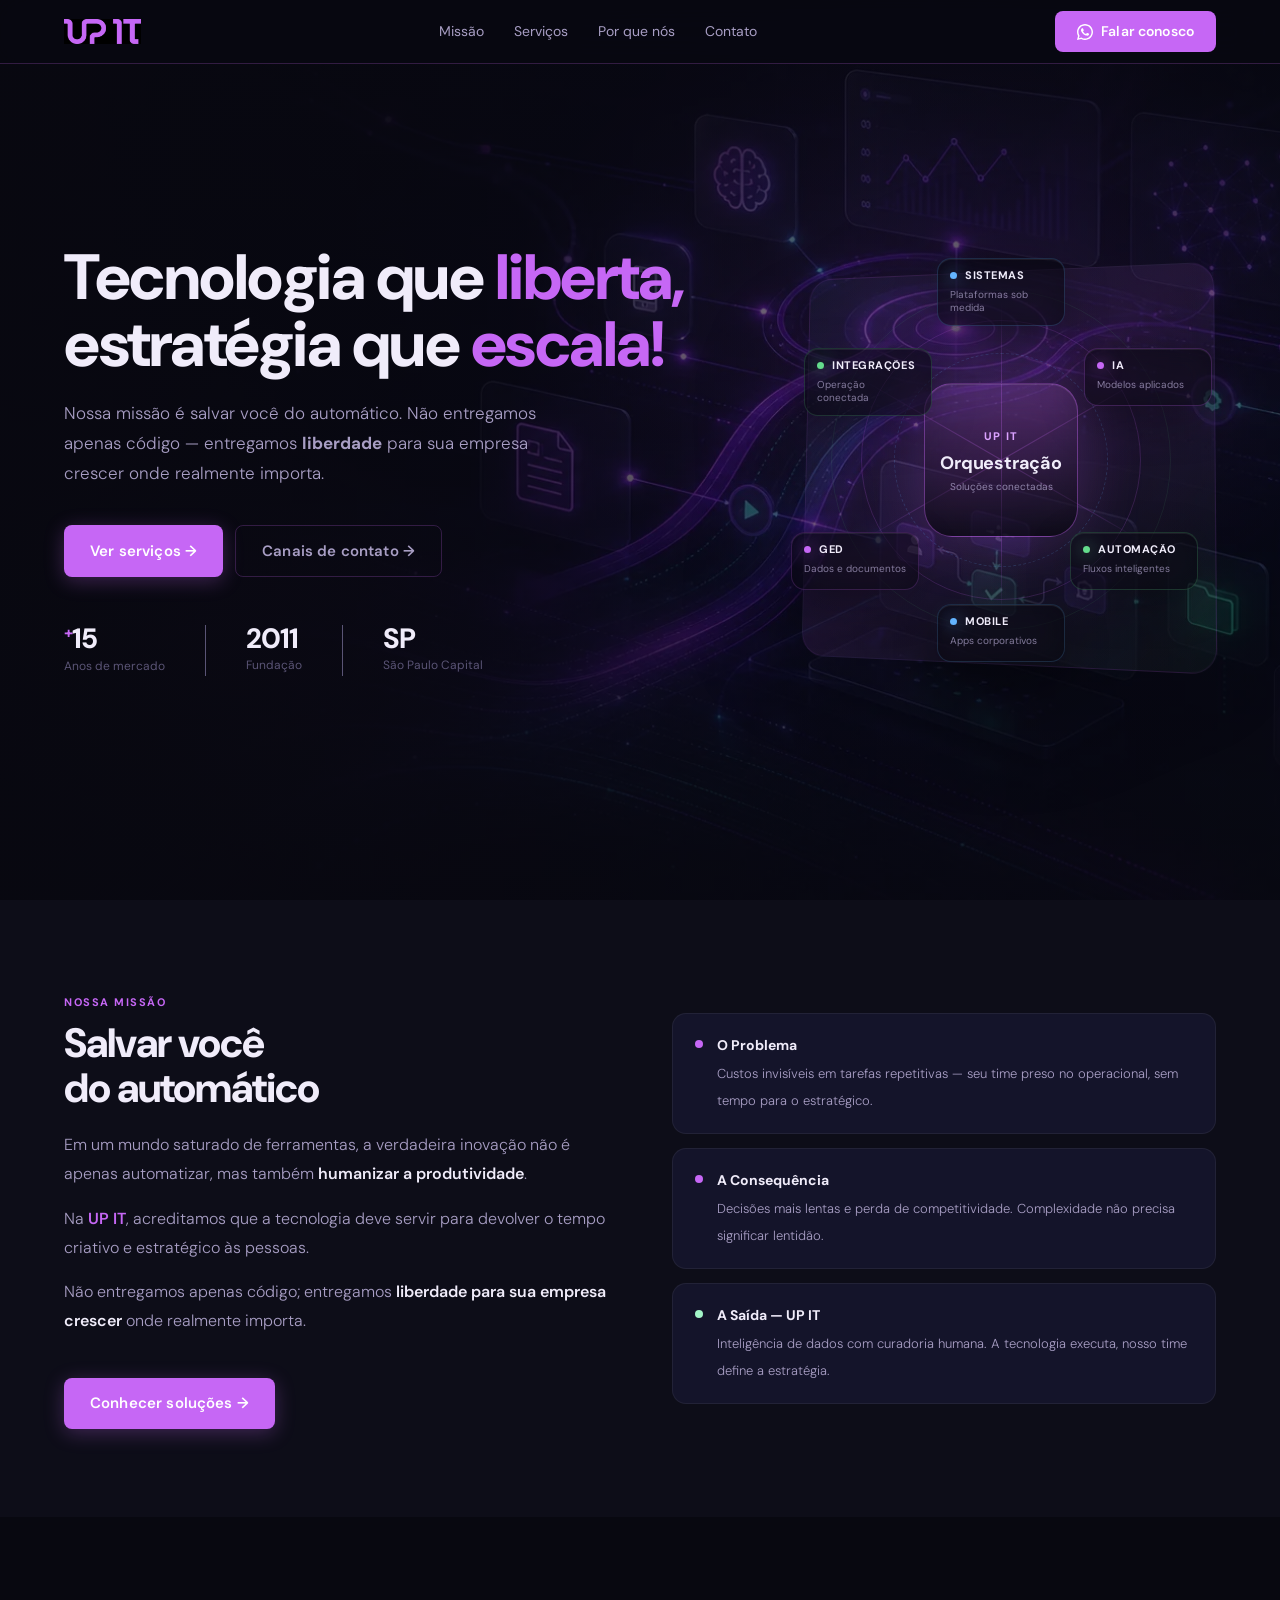
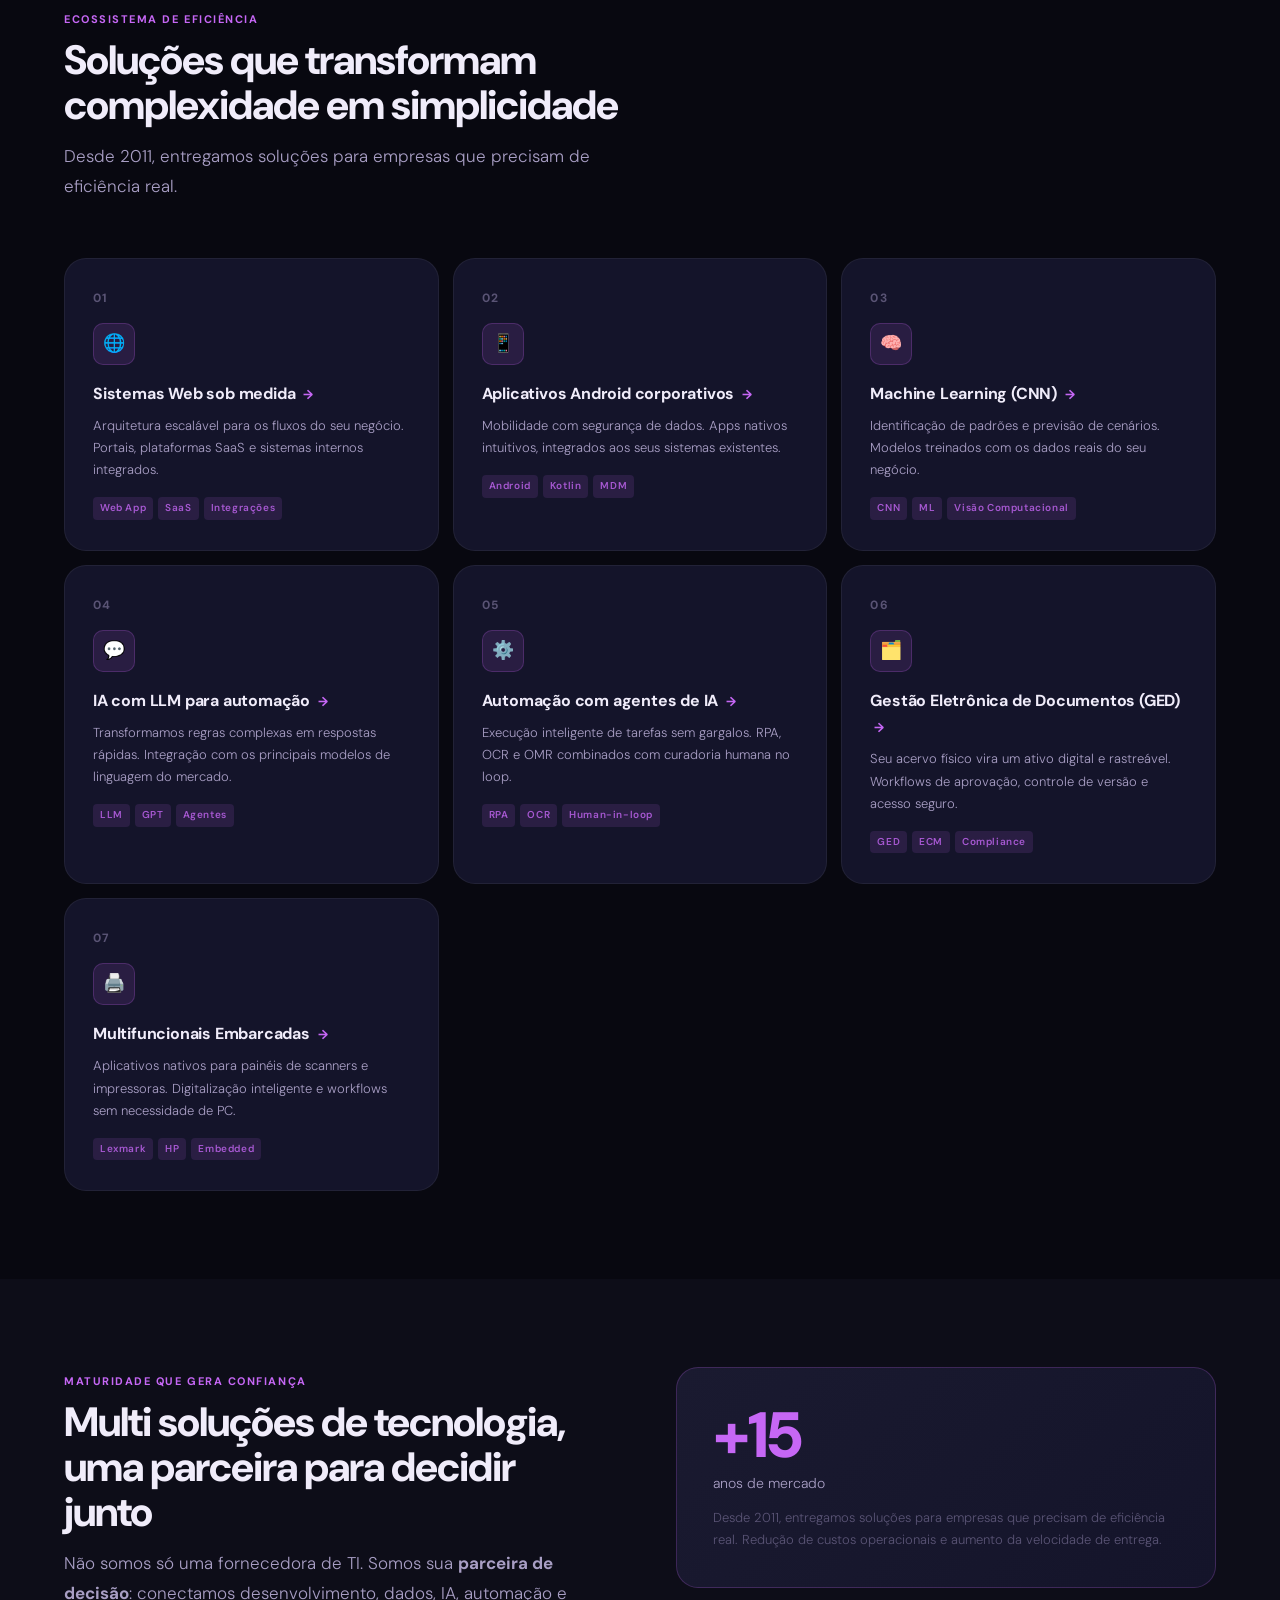
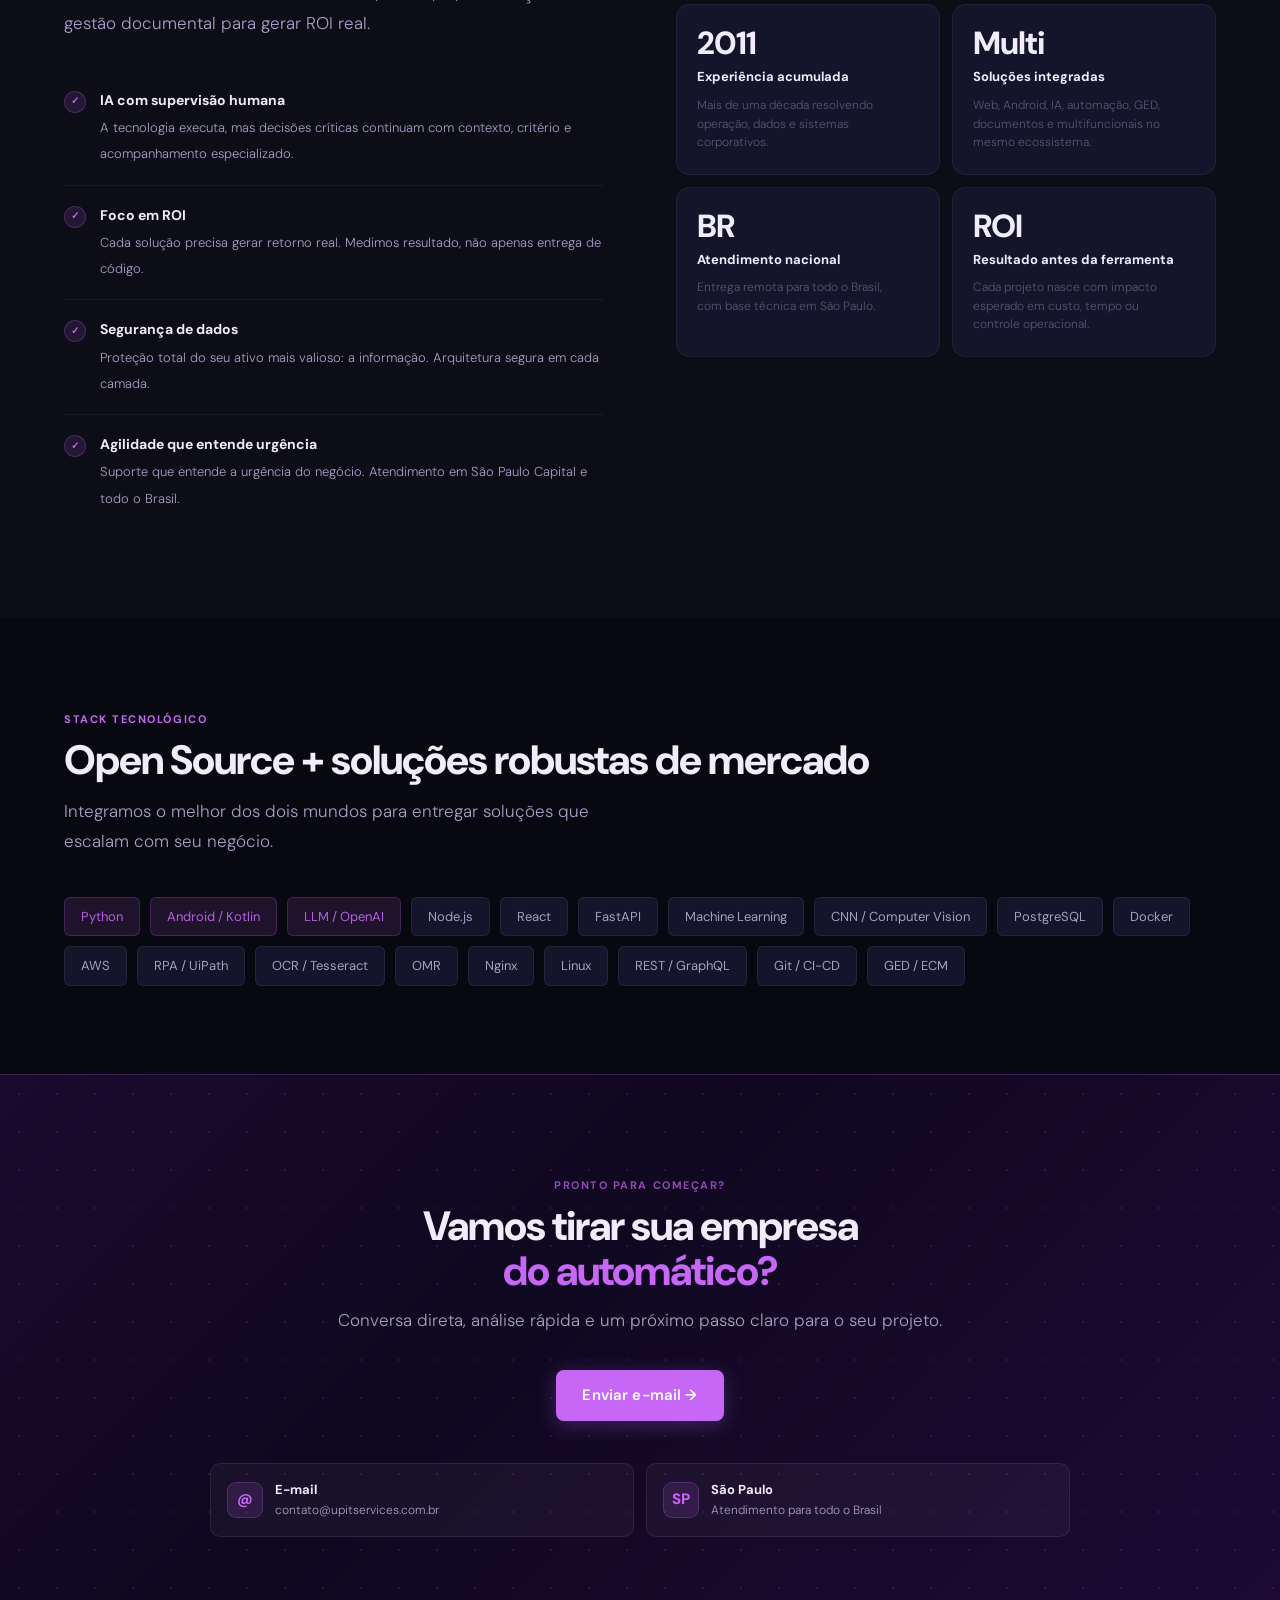
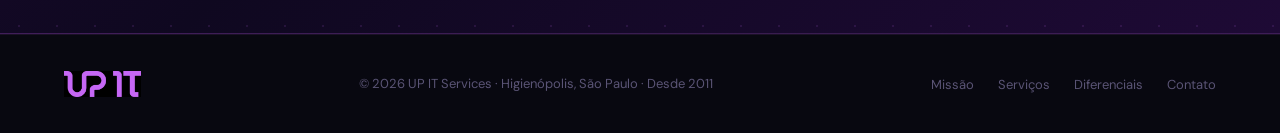
<file: index.html>
<!DOCTYPE html>
<html lang="pt-BR">
<head>
<meta charset="UTF-8">
<meta name="viewport" content="width=device-width, initial-scale=1.0">
<title>UP IT Services — Tecnologia que liberta, estratégia que escala</title>
<meta name="description" content="Soluções sob medida em sistemas web, Android corporativo, IA, GED e automação para empresas que precisam escalar com eficiência real.">
<link rel="canonical" href="https://www.upitservices.com.br/">
<link rel="icon" href="/favicon.svg" type="image/svg+xml">
<meta property="og:type" content="website">
<meta property="og:title" content="UP IT Services — Tecnologia que liberta, estratégia que escala">
<meta property="og:description" content="Soluções sob medida em sistemas web, Android corporativo, IA, GED e automação para empresas que precisam escalar com eficiência real.">
<meta property="og:url" content="https://www.upitservices.com.br/">
<meta property="og:image" content="https://www.upitservices.com.br/assets/hero-home-ecosystem-bg.webp">
<meta name="twitter:card" content="summary_large_image">
<meta name="twitter:title" content="UP IT Services — Tecnologia que liberta, estratégia que escala">
<meta name="twitter:description" content="Soluções sob medida em sistemas web, Android corporativo, IA, GED e automação para empresas que precisam escalar com eficiência real.">
<meta name="twitter:image" content="https://www.upitservices.com.br/assets/hero-home-ecosystem-bg.webp">
<link rel="preconnect" href="https://fonts.googleapis.com">
<link rel="preconnect" href="https://fonts.gstatic.com" crossorigin>
<link rel="preload" href="assets/hero-home-ecosystem-bg.webp" as="image" fetchpriority="high">
<link rel="preload" href="https://fonts.googleapis.com/css2?family=DM+Sans:opsz,wght@9..40,300;9..40,400;9..40,500;9..40,600;9..40,700;9..40,800&display=swap" as="style" onload="this.onload=null;this.rel='stylesheet'">
<noscript><link href="https://fonts.googleapis.com/css2?family=DM+Sans:opsz,wght@9..40,300;9..40,400;9..40,500;9..40,600;9..40,700;9..40,800&display=swap" rel="stylesheet"></noscript>
<style>
*,*::before,*::after{box-sizing:border-box;margin:0;padding:0}
:root{
  --pu:#c667f5;
  --pu-dim:rgba(198,103,245,0.12);
  --pu-border:rgba(198,103,245,0.22);
  --pu-glow:rgba(198,103,245,0.3);
  --bg:#080810;
  --bg2:#0d0d18;
  --bg3:#111120;
   --card:#14142a;--card2:#1a1a30;
   --t1:#f0ecfa;
   --t2:#a89ec4;
   --t3:#5a5475;
   --r:14px;
   --rl:22px;
}
html{scroll-behavior:smooth}
body{background:var(--bg);color:var(--t1);font-family:'DM Sans',sans-serif;font-size:16px;line-height:1.65;overflow-x:hidden;-webkit-font-smoothing:antialiased}
:where(a,button,.btn,.nav-cta,.nav-back,.also-card,.contact-point):focus-visible{outline:2px solid rgba(198,103,245,.7);outline-offset:3px}

/* ── NAV ── */
nav{
  position:fixed;top:0;left:0;right:0;z-index:200;
  display:flex;align-items:center;justify-content:space-between;
  padding:0 clamp(20px,5vw,72px);height:64px;
  background:rgba(8,8,16,0.82);
  backdrop-filter:blur(20px) saturate(1.5);
  border-bottom:1px solid var(--pu-border);
}
.nav-logo img{height:30px;width:auto;display:block}
.nav-links{display:flex;gap:30px;list-style:none}
.nav-links a{font-size:14px;font-weight:400;color:var(--t2);text-decoration:none;transition:color .2s}
.nav-links a:hover{color:var(--t1)}
.nav-cta{
  display:inline-flex;align-items:center;gap:8px;
  background:var(--pu);color:#fff;
  font-size:14px;font-weight:600;font-family:'DM Sans',sans-serif;
  padding:9px 22px;border-radius:8px;text-decoration:none;
  transition:opacity .2s,transform .15s,box-shadow .2s;
  letter-spacing:.01em;
}
.nav-cta:hover{opacity:.88;transform:translateY(-1px);box-shadow:0 8px 28px var(--pu-glow)}

/* ── HERO ── */
.hero{
  min-height:100vh;display:flex;align-items:center;
  padding:100px clamp(20px,5vw,72px) 80px;
  position:relative;overflow:hidden;
}
.hero-bg{
  position:absolute;inset:0;pointer-events:none;
  background:
    linear-gradient(90deg, rgba(8,8,16,.94) 0%, rgba(8,8,16,.78) 34%, rgba(8,8,16,.32) 68%, rgba(8,8,16,.5) 100%),
    linear-gradient(180deg, rgba(8,8,16,.72) 0%, rgba(8,8,16,.12) 46%, rgba(8,8,16,.78) 100%),
    radial-gradient(ellipse 55% 55% at 75% 35%, rgba(198,103,245,.2) 0%, transparent 65%),
    radial-gradient(ellipse 40% 40% at 18% 72%, rgba(198,103,245,.09) 0%, transparent 60%),
    url("assets/hero-home-ecosystem-bg.webp") center/cover no-repeat;
}
.hero-inner{
  position:relative;z-index:1;max-width:1200px;width:100%;margin:0 auto;
  display:grid;grid-template-columns:minmax(0,1fr) 430px;gap:72px;align-items:center;
}
@media(max-width:900px){.hero-inner{grid-template-columns:1fr;gap:48px}.hero-visual{display:none}}

h1{
  font-size:clamp(36px,5vw,66px);font-weight:800;line-height:1.06;
  letter-spacing:-1.5px;color:var(--t1);margin-bottom:20px;
  animation:up .7s .08s ease both;
}
h1 .pu{color:var(--pu)}

.hero-desc{
  font-size:17px;font-weight:300;color:var(--t2);
  max-width:500px;margin-bottom:36px;line-height:1.75;
  animation:up .7s .16s ease both;
}

.hero-actions{display:flex;gap:12px;flex-wrap:wrap;animation:up .7s .24s ease both}

.btn{
  display:inline-flex;align-items:center;gap:9px;
  padding:13px 26px;border-radius:8px;
  font-size:15px;font-weight:600;font-family:'DM Sans',sans-serif;
  text-decoration:none;cursor:pointer;transition:all .2s;
  white-space:nowrap;letter-spacing:.01em;
}
.btn-fill{background:var(--pu);color:#fff;box-shadow:0 4px 20px rgba(198,103,245,.28)}
.btn-fill:hover{opacity:.88;transform:translateY(-2px);box-shadow:0 10px 32px var(--pu-glow)}
.btn-ghost{background:transparent;border:1px solid var(--pu-border);color:var(--t2)}
.btn-ghost:hover{border-color:rgba(198,103,245,.5);background:var(--pu-dim);color:var(--t1)}

.hero-stats{
  display:flex;gap:40px;margin-top:48px;flex-wrap:wrap;
  animation:up .7s .32s ease both;
}
.hero-stat-divider{width:1px;background:var(--t3);align-self:stretch}
.stat-num{font-size:28px;font-weight:800;color:var(--t1);line-height:1;letter-spacing:-1px}
.stat-num sup{font-size:16px;color:var(--pu);font-weight:700}
.stat-lbl{font-size:12px;color:var(--t3);margin-top:3px;font-weight:400}

/* ── SECTIONS ── */
section{padding:88px clamp(20px,5vw,72px)}
.smax{max-width:1200px;margin:0 auto}
.eyebrow{display:inline-block;font-size:11px;font-weight:700;letter-spacing:.14em;text-transform:uppercase;color:var(--pu);margin-bottom:10px}
h2{font-size:clamp(26px,3.2vw,44px);font-weight:800;letter-spacing:-1px;color:var(--t1);line-height:1.1;margin-bottom:14px}
.slead{font-size:17px;font-weight:300;color:var(--t2);max-width:540px;line-height:1.75;margin-bottom:56px}

@keyframes up{from{opacity:0;transform:translateY(22px)}to{opacity:1;transform:none}}
.reveal{opacity:0;transform:translateY(22px);transition:opacity .6s ease,transform .6s ease}
.reveal.on{opacity:1;transform:none}

/* ── MISSÃO (problema/saída) ── */
.mission{background:var(--bg2)}
.mission-grid{display:grid;grid-template-columns:1fr 1fr;gap:64px;align-items:center}
@media(max-width:780px){.mission-grid{grid-template-columns:1fr;gap:40px}}

.mission-text h2{margin-bottom:20px}
.mission-text p{font-size:16px;font-weight:300;color:var(--t2);line-height:1.8;margin-bottom:16px}
.mission-text p strong{color:var(--t1);font-weight:600}
.mission-text .pu{color:var(--pu)}

.mission-cards{display:flex;flex-direction:column;gap:14px}
.mcard{
  background:var(--card);border:1px solid rgba(255,255,255,.06);
  border-radius:var(--r);padding:20px 22px;
  display:flex;align-items:flex-start;gap:14px;
  transition:border-color .2s;
}
.mcard:hover{border-color:var(--pu-border)}
.mcard-dot{width:8px;height:8px;border-radius:50%;background:var(--pu);flex-shrink:0;margin-top:6px}
.mcard strong{display:block;font-size:14px;font-weight:700;color:var(--t1);margin-bottom:3px}
.mcard span{font-size:13px;color:var(--t2);font-weight:300}

/* ── SERVICES ── */
.services{background:var(--bg)}
.svc-grid{
  display:grid;grid-template-columns:repeat(3,1fr);gap:14px;
}
@media(max-width:960px){.svc-grid{grid-template-columns:repeat(2,1fr)}}
@media(max-width:600px){.svc-grid{grid-template-columns:1fr}}

.svc-card{
  background:var(--card);border:1px solid rgba(255,255,255,.06);
  border-radius:var(--rl);padding:30px 28px;position:relative;overflow:hidden;
  transition:border-color .25s,transform .25s,box-shadow .25s;cursor:pointer;
}
.svc-card::after{
  content:'';position:absolute;top:0;left:0;right:0;height:2px;
  background:linear-gradient(90deg,var(--pu),transparent);
  opacity:0;transition:opacity .25s;
}
.svc-card:hover,.svc-card:focus-visible{border-color:var(--pu-border);transform:translateY(-3px);box-shadow:0 16px 40px rgba(0,0,0,.4)}
.svc-card:hover::after,.svc-card:focus-visible::after{opacity:1}
.svc-card:focus-visible{outline:2px solid rgba(198,103,245,.55);outline-offset:3px}
.svc-num{font-size:12px;font-weight:700;color:var(--t3);letter-spacing:.1em;margin-bottom:14px}
.svc-icon{width:42px;height:42px;border-radius:10px;background:var(--pu-dim);border:1px solid var(--pu-border);display:flex;align-items:center;justify-content:center;font-size:18px;margin-bottom:16px;transition:background .2s}
.svc-card:hover .svc-icon,.svc-card:focus-visible .svc-icon{background:rgba(198,103,245,.22)}
.svc-card h3{font-size:16px;font-weight:700;color:var(--t1);margin-bottom:8px;letter-spacing:-.2px}
.svc-card p{font-size:13px;font-weight:300;color:var(--t2);line-height:1.7}
.svc-tags{display:flex;flex-wrap:wrap;gap:5px;margin-top:16px}
.svc-tag{font-size:10px;font-weight:600;letter-spacing:.06em;color:rgba(198,103,245,.8);background:var(--pu-dim);border-radius:4px;padding:3px 7px}

/* ── WHY / DIFERENCIAIS ── */
.why{background:var(--bg2)}
.why-grid{display:grid;grid-template-columns:1fr 1fr;gap:72px;align-items:start}
@media(max-width:800px){.why-grid{grid-template-columns:1fr;gap:40px}}

.why-big{
  padding:36px;border-radius:var(--rl);
  background:linear-gradient(135deg,var(--card2),var(--card));
  border:1px solid var(--pu-border);
  margin-bottom:16px;
}
.why-big-num{font-size:64px;font-weight:800;color:var(--pu);line-height:1;letter-spacing:-2px}
.why-big-label{font-size:14px;font-weight:300;color:var(--t2);margin-top:4px}
.why-big-sub{font-size:13px;font-weight:300;color:var(--t3);margin-top:12px;line-height:1.7}

.why-list{list-style:none;margin-top:0}
.why-item{
  display:flex;gap:14px;align-items:flex-start;
  padding:18px 0;border-bottom:1px solid rgba(255,255,255,.05);
}
.why-item:last-child{border-bottom:none}
.why-check{
  flex-shrink:0;margin-top:2px;
  width:22px;height:22px;border-radius:50%;
  background:var(--pu-dim);border:1px solid var(--pu-border);
  display:flex;align-items:center;justify-content:center;
  font-size:10px;color:var(--pu);font-weight:800;
}
.why-text strong{display:block;font-size:14px;font-weight:700;color:var(--t1);margin-bottom:2px}
.why-text span{font-size:13px;color:var(--t2);font-weight:300}

.why-stats{display:grid;grid-template-columns:1fr 1fr;gap:12px}
.wstat{
  background:var(--card);border:1px solid rgba(255,255,255,.06);
  border-radius:var(--r);padding:22px 20px;min-height:142px;
  transition:border-color .2s,transform .2s;
}
.wstat:hover{border-color:var(--pu-border);transform:translateY(-2px)}
.wstat-val{font-size:32px;font-weight:800;color:var(--t1);line-height:1;letter-spacing:-1px}
.wstat-val sup{font-size:18px;color:var(--pu)}
.wstat-lbl{font-size:13px;color:var(--t1);font-weight:700;margin-top:7px}
.wstat-desc{font-size:12px;color:var(--t3);font-weight:300;line-height:1.55;margin-top:8px;max-width:210px}

/* ── CTA BAND ── */
.cta-band{
  background:linear-gradient(135deg, #1a0a2e 0%, #0f0820 40%, #1e0a35 100%);
  border-top:1px solid var(--pu-border);border-bottom:1px solid var(--pu-border);
  padding:96px clamp(20px,5vw,72px);text-align:center;position:relative;overflow:hidden;
}
.cta-band::before{
  content:'';position:absolute;inset:0;
  background-image:radial-gradient(circle,rgba(198,103,245,.12) 1px,transparent 1px);
  background-size:38px 38px;pointer-events:none;
}
.cta-band-inner{position:relative;z-index:1;max-width:860px;margin:0 auto}
.cta-band h2{margin-bottom:12px}
.cta-band .pu{color:var(--pu)}
.cta-band p{font-size:17px;font-weight:300;color:var(--t2);max-width:620px;margin:0 auto 36px}
.cta-actions{display:flex;gap:12px;justify-content:center;flex-wrap:wrap}
.btn-white{background:#fff;color:#1a0a2e;box-shadow:0 4px 24px rgba(0,0,0,.25)}
.btn-white:hover{background:#f0e8ff;transform:translateY(-2px);box-shadow:0 10px 32px rgba(0,0,0,.3)}
.contact-points{
  display:grid;grid-template-columns:repeat(2,minmax(0,1fr));gap:12px;
  margin-top:42px;text-align:left;
}
.contact-point{
  display:flex;align-items:center;gap:12px;
  min-height:74px;padding:16px;
  background:rgba(255,255,255,.04);border:1px solid rgba(255,255,255,.08);
  border-radius:10px;text-decoration:none;color:var(--t1);
  transition:border-color .2s,background .2s,transform .2s;
}
.contact-point:hover{border-color:rgba(198,103,245,.45);background:rgba(198,103,245,.1);transform:translateY(-2px)}
.contact-mark{
  width:36px;height:36px;border-radius:9px;
  display:flex;align-items:center;justify-content:center;flex-shrink:0;
  background:rgba(198,103,245,.13);border:1px solid var(--pu-border);color:var(--pu);
  font-size:15px;font-weight:800;
}
.contact-point strong{display:block;font-size:13px;font-weight:700;color:var(--t1);line-height:1.2}
.contact-point small{display:block;margin-top:4px;font-size:12px;font-weight:300;color:var(--t2);line-height:1.35}
@media(max-width:760px){
  .cta-band{text-align:left}
  .cta-band p{margin-left:0}
  .cta-actions{justify-content:flex-start}
  .contact-points{grid-template-columns:1fr;margin-top:30px}
}

/* ── TECH ── */
.tech{background:var(--bg)}
.tech-pills{display:flex;flex-wrap:wrap;gap:10px;margin-top:40px}
.tpill{
  font-size:13px;font-weight:400;color:var(--t2);
  background:var(--card);border:1px solid rgba(255,255,255,.07);
  border-radius:6px;padding:8px 16px;transition:all .2s;cursor:default;
}
.tpill:hover{color:rgba(198,103,245,.9);background:var(--pu-dim);border-color:var(--pu-border);transform:translateY(-1px)}
.tpill.h{color:rgba(198,103,245,.9);background:var(--pu-dim);border-color:var(--pu-border)}

/* ── FOOTER ── */
footer{
  background:var(--bg);border-top:1px solid rgba(198,103,245,.1);
  padding:36px clamp(20px,5vw,72px);
  display:flex;flex-wrap:wrap;justify-content:space-between;align-items:center;gap:16px;
}
footer img{height:26px;width:auto}
footer p{font-size:13px;color:var(--t3)}
.flinks{display:flex;gap:24px;list-style:none}
.flinks a{font-size:13px;color:var(--t3);text-decoration:none;transition:color .2s}
.flinks a:hover{color:var(--t2)}

/* WA icon */
.ico-wa{width:16px;height:16px;fill:currentColor;flex-shrink:0}

@media(max-width:600px){
  nav{height:64px;padding:0 20px}
  .nav-logo img{height:28px}
  .nav-links{display:none}
  .nav-cta{width:56px;height:40px;padding:0;justify-content:center;border-radius:7px}
  .nav-cta span{display:none}
  .nav-cta .ico-wa{width:18px;height:18px}
  .hero{padding-top:112px}
  .hero-stats{gap:24px}
}

/* landing hero accent */
.hero-visual{position:relative;z-index:1;pointer-events:none;width:100%;height:480px;display:flex;align-items:center;justify-content:center}
@media(max-width:1000px){.hero-visual{display:none}}
.lp-ecosystem-wrap{position:relative;width:100%;max-width:430px;height:480px;animation:lpfloat 5s ease-in-out infinite;filter:drop-shadow(0 28px 56px rgba(0,0,0,.36))}
.lp-ecosystem-wrap::before{content:'';position:absolute;inset:48px 8px 38px;border-radius:24px;background:linear-gradient(135deg,rgba(100,180,255,.06),rgba(198,103,245,.12) 48%,rgba(100,220,140,.05));border:1px solid rgba(198,103,245,.12);transform:perspective(680px) rotateY(-9deg) rotateX(3deg);opacity:.8}
.lp-ecosystem-ring,.lp-ecosystem-ring::before,.lp-ecosystem-ring::after{position:absolute;left:50%;top:50%;border-radius:50%;transform:translate(-50%,-50%);pointer-events:none}
.lp-ecosystem-ring{width:280px;height:280px;border:1px solid rgba(198,103,245,.18)}
.lp-ecosystem-ring::before{content:'';width:214px;height:214px;border:1px dashed rgba(100,180,255,.18)}
.lp-ecosystem-ring::after{content:'';width:340px;height:340px;border:1px solid rgba(100,220,140,.08)}
.lp-solution-hub{position:absolute;left:50%;top:50%;width:154px;height:154px;transform:translate(-50%,-50%);border-radius:28px;display:flex;flex-direction:column;align-items:center;justify-content:center;text-align:center;background:linear-gradient(180deg,rgba(198,103,245,.2),rgba(8,8,16,.72));border:1px solid rgba(198,103,245,.42);box-shadow:0 0 64px rgba(198,103,245,.22),inset 0 1px 0 rgba(255,255,255,.1);backdrop-filter:blur(18px) saturate(1.25)}
.lp-solution-hub span{font-size:11px;font-weight:800;letter-spacing:.12em;color:#dba2ff;text-transform:uppercase}
.lp-solution-hub strong{font-size:18px;line-height:1.05;color:var(--t1);margin-top:9px;letter-spacing:-.2px}
.lp-solution-hub small{font-size:10px;line-height:1.25;color:rgba(168,158,196,.82);margin-top:8px}
.lp-solution-tile{position:absolute;width:128px;min-height:58px;padding:11px 12px;border-radius:14px;background:rgba(8,8,16,.62);border:1px solid rgba(255,255,255,.09);box-shadow:0 14px 44px rgba(0,0,0,.28),inset 0 1px 0 rgba(255,255,255,.07);backdrop-filter:blur(14px) saturate(1.15)}
.lp-solution-tile::before{content:'';position:absolute;width:7px;height:7px;border-radius:50%;left:12px;top:13px;background:#c667f5;box-shadow:0 0 18px currentColor}
.lp-solution-tile strong{display:block;font-size:11px;line-height:1;color:var(--t1);letter-spacing:.05em;text-transform:uppercase;padding-left:15px;white-space:nowrap;overflow:hidden;text-overflow:ellipsis}
.lp-solution-tile span{display:block;font-size:10px;line-height:1.25;color:rgba(168,158,196,.76);margin-top:8px}
.lp-tile-web{left:151px;top:38px;border-color:rgba(100,180,255,.2)}.lp-tile-web::before{background:#64b4ff;color:#64b4ff}
.lp-tile-ai{right:4px;top:128px;border-color:rgba(198,103,245,.24)}.lp-tile-ai::before{background:#c667f5;color:#c667f5}
.lp-tile-auto{right:18px;bottom:110px;border-color:rgba(100,220,140,.2)}.lp-tile-auto::before{background:#64dc8c;color:#64dc8c}
.lp-tile-mobile{left:151px;bottom:38px;border-color:rgba(100,180,255,.18)}.lp-tile-mobile::before{background:#64b4ff;color:#64b4ff}
.lp-tile-ged{left:5px;bottom:110px;border-color:rgba(198,103,245,.2)}.lp-tile-ged::before{background:#c667f5;color:#c667f5}
.lp-tile-int{left:18px;top:128px;border-color:rgba(100,220,140,.18)}.lp-tile-int::before{background:#64dc8c;color:#64dc8c}
.lp-ecosystem-line{position:absolute;left:50%;top:50%;width:1px;height:160px;transform-origin:top;background:linear-gradient(180deg,rgba(198,103,245,.48),transparent)}
.lp-ecosystem-line:nth-of-type(1){transform:rotate(0deg)}.lp-ecosystem-line:nth-of-type(2){transform:rotate(60deg)}.lp-ecosystem-line:nth-of-type(3){transform:rotate(120deg)}.lp-ecosystem-line:nth-of-type(4){transform:rotate(180deg)}.lp-ecosystem-line:nth-of-type(5){transform:rotate(240deg)}.lp-ecosystem-line:nth-of-type(6){transform:rotate(300deg)}
@keyframes lpfloat{0%,100%{transform:translateY(0)}50%{transform:translateY(-12px)}}

</style>
<script type="application/ld+json">
{
  "@context": "https://schema.org",
  "@type": "Organization",
  "name": "UP IT Services",
  "url": "https://www.upitservices.com.br",
  "logo": "https://www.upitservices.com.br/logo-upit.png",
  "description": "Soluções sob medida em sistemas web, Android corporativo, IA, GED e automação para empresas que precisam escalar com eficiência real.",
  "email": "contato@upitservices.com.br",
  "sameAs": []
}
</script>
</head>
<body>

<!-- NAV -->
<nav>
  <a href="#" class="nav-logo" aria-label="UP IT Services">
    <img src="[data-uri]" alt="UP IT Services" style="height:26px;width:auto;display:block;object-fit:contain">
  </a>
  <ul class="nav-links">
    <li><a href="#missao">Missão</a></li>
    <li><a href="#servicos">Serviços</a></li>
    <li><a href="#diferenciais">Por que nós</a></li>
    <li><a href="#contato">Contato</a></li>
  </ul>
  <a href="https://wa.me/5511992052669?text=Olá%2C+Up+It!+Acessei+o+site+e+quero+saber+mais." class="nav-cta" target="_blank" rel="noopener noreferrer" aria-label="Falar com a UP IT Services pelo WhatsApp">
    <svg class="ico-wa" viewBox="0 0 24 24"><path d="M17.472 14.382c-.297-.149-1.758-.867-2.03-.967-.273-.099-.471-.148-.67.15-.197.297-.767.966-.94 1.164-.173.199-.347.223-.644.075-.297-.15-1.255-.463-2.39-1.475-.883-.788-1.48-1.761-1.653-2.059-.173-.297-.018-.458.13-.606.134-.133.298-.347.446-.52.149-.174.198-.298.298-.497.099-.198.05-.371-.025-.52-.075-.149-.669-1.612-.916-2.207-.242-.579-.487-.5-.669-.51-.173-.008-.371-.01-.57-.01-.198 0-.52.074-.792.372-.272.297-1.04 1.016-1.04 2.479 0 1.462 1.065 2.875 1.213 3.074.149.198 2.096 3.2 5.077 4.487.709.306 1.262.489 1.694.625.712.227 1.36.195 1.871.118.571-.085 1.758-.719 2.006-1.413.248-.694.248-1.289.173-1.413-.074-.124-.272-.198-.57-.347zM12 0C5.373 0 0 5.373 0 12c0 2.117.554 4.103 1.523 5.83L0 24l6.335-1.661A11.945 11.945 0 0012 24c6.627 0 12-5.373 12-12S18.627 0 12 0zm0 21.818a9.797 9.797 0 01-5.001-1.374l-.358-.213-3.761.986 1.003-3.669-.234-.377A9.795 9.795 0 012.182 12C2.182 6.59 6.59 2.182 12 2.182S21.818 6.59 21.818 12 17.41 21.818 12 21.818z"/></svg>
    <span>Falar conosco</span>
  </a>
</nav>

<!-- HERO -->
<section class="hero">
  <div class="hero-bg"></div>
  <div class="hero-inner">
    <div>
      <h1>Tecnologia que <span class="pu">liberta,</span><br>estratégia que <span class="pu">escala!</span></h1>
      <p class="hero-desc">Nossa missão é salvar você do automático. Não entregamos apenas código — entregamos <strong>liberdade</strong> para sua empresa crescer onde realmente importa.</p>
      <div class="hero-actions">
        <a href="#servicos" class="btn btn-fill">Ver serviços →</a>
        <a href="#contato" class="btn btn-ghost">Canais de contato →</a>
      </div>
      <div class="hero-stats">
        <div>
          <div class="stat-num"><sup>+</sup>15</div>
          <div class="stat-lbl">Anos de mercado</div>
        </div>
        <div class="hero-stat-divider"></div>
        <div>
          <div class="stat-num">2011</div>
          <div class="stat-lbl">Fundação</div>
        </div>
        <div class="hero-stat-divider"></div>
        <div>
          <div class="stat-num">SP</div>
          <div class="stat-lbl">São Paulo Capital</div>
        </div>
      </div>
    </div>
    <div class="hero-visual" aria-hidden="true">
      <div class="lp-ecosystem-wrap">
        <span class="lp-ecosystem-line"></span>
        <span class="lp-ecosystem-line"></span>
        <span class="lp-ecosystem-line"></span>
        <span class="lp-ecosystem-line"></span>
        <span class="lp-ecosystem-line"></span>
        <span class="lp-ecosystem-line"></span>
        <div class="lp-ecosystem-ring"></div>
        <div class="lp-solution-hub"><span>UP IT</span><strong>Orquestração</strong><small>Soluções conectadas</small></div>
        <div class="lp-solution-tile lp-tile-web"><strong>Sistemas</strong><span>Plataformas sob medida</span></div>
        <div class="lp-solution-tile lp-tile-ai"><strong>IA</strong><span>Modelos aplicados</span></div>
        <div class="lp-solution-tile lp-tile-auto"><strong>Automação</strong><span>Fluxos inteligentes</span></div>
        <div class="lp-solution-tile lp-tile-mobile"><strong>Mobile</strong><span>Apps corporativos</span></div>
        <div class="lp-solution-tile lp-tile-ged"><strong>GED</strong><span>Dados e documentos</span></div>
        <div class="lp-solution-tile lp-tile-int"><strong>Integrações</strong><span>Operação conectada</span></div>
      </div>
    </div>
  </div>
</section>

<!-- MISSÃO -->
<section class="mission" id="missao">
  <div class="smax">
    <div class="mission-grid">
      <div class="mission-text reveal">
        <span class="eyebrow">Nossa missão</span>
        <h2>Salvar você<br>do automático</h2>
        <p>Em um mundo saturado de ferramentas, a verdadeira inovação não é apenas automatizar, mas também <strong>humanizar a produtividade</strong>.</p>
        <p>Na <strong class="pu">UP IT</strong>, acreditamos que a tecnologia deve servir para devolver o tempo criativo e estratégico às pessoas.</p>
        <p>Não entregamos apenas código; entregamos <strong>liberdade para sua empresa crescer</strong> onde realmente importa.</p>
        <br>
        <a href="#servicos" class="btn btn-fill">Conhecer soluções →</a>
      </div>
      <div class="mission-cards reveal" style="transition-delay:.1s">
        <div class="mcard">
          <div class="mcard-dot"></div>
          <div>
            <strong>O Problema</strong>
            <span>Custos invisíveis em tarefas repetitivas — seu time preso no operacional, sem tempo para o estratégico.</span>
          </div>
        </div>
        <div class="mcard">
          <div class="mcard-dot"></div>
          <div>
            <strong>A Consequência</strong>
            <span>Decisões mais lentas e perda de competitividade. Complexidade não precisa significar lentidão.</span>
          </div>
        </div>
        <div class="mcard">
          <div class="mcard-dot" style="background:#a3f5c8"></div>
          <div>
            <strong>A Saída — UP IT</strong>
            <span>Inteligência de dados com curadoria humana. A tecnologia executa, nosso time define a estratégia.</span>
          </div>
        </div>
      </div>
    </div>
  </div>
</section>

<!-- SERVICES -->
<section class="services" id="servicos">
  <div class="smax">
    <span class="eyebrow reveal">Ecossistema de eficiência</span>
    <h2 class="reveal">Soluções que transformam<br>complexidade em simplicidade</h2>
    <p class="slead reveal">Desde 2011, entregamos soluções para empresas que precisam de eficiência real.</p>
    <div class="svc-grid">
      <a class="svc-card reveal" href="upit-sistemas-web.html" style="text-decoration:none;display:block">
        <div class="svc-num">01</div>
        <div class="svc-icon">🌐</div>
        <h3>Sistemas Web sob medida <span style="color:var(--pu);font-size:13px;margin-left:4px">→</span></h3>
        <p>Arquitetura escalável para os fluxos do seu negócio. Portais, plataformas SaaS e sistemas internos integrados.</p>
        <div class="svc-tags"><span class="svc-tag">Web App</span><span class="svc-tag">SaaS</span><span class="svc-tag">Integrações</span></div>
      </a>
      <a class="svc-card reveal" href="upit-android.html" style="text-decoration:none;display:block;transition-delay:.07s">
        <div class="svc-num">02</div>
        <div class="svc-icon">📱</div>
        <h3>Aplicativos Android corporativos <span style="color:var(--pu);font-size:13px;margin-left:4px">→</span></h3>
        <p>Mobilidade com segurança de dados. Apps nativos intuitivos, integrados aos seus sistemas existentes.</p>
        <div class="svc-tags"><span class="svc-tag">Android</span><span class="svc-tag">Kotlin</span><span class="svc-tag">MDM</span></div>
      </a>
      <a class="svc-card reveal" href="upit-cnn.html" style="text-decoration:none;display:block;transition-delay:.14s">
        <div class="svc-num">03</div>
        <div class="svc-icon">🧠</div>
        <h3>Machine Learning (CNN) <span style="color:var(--pu);font-size:13px;margin-left:4px">→</span></h3>
        <p>Identificação de padrões e previsão de cenários. Modelos treinados com os dados reais do seu negócio.</p>
        <div class="svc-tags"><span class="svc-tag">CNN</span><span class="svc-tag">ML</span><span class="svc-tag">Visão Computacional</span></div>
      </a>
      <a class="svc-card reveal" href="upit-llm.html" style="text-decoration:none;display:block;transition-delay:.21s">
        <div class="svc-num">04</div>
        <div class="svc-icon">💬</div>
        <h3>IA com LLM para automação <span style="color:var(--pu);font-size:13px;margin-left:4px">→</span></h3>
        <p>Transformamos regras complexas em respostas rápidas. Integração com os principais modelos de linguagem do mercado.</p>
        <div class="svc-tags"><span class="svc-tag">LLM</span><span class="svc-tag">GPT</span><span class="svc-tag">Agentes</span></div>
      </a>
      <a class="svc-card reveal" href="upit-agentes.html" style="text-decoration:none;display:block;transition-delay:.28s">
        <div class="svc-num">05</div>
        <div class="svc-icon">⚙️</div>
        <h3>Automação com agentes de IA <span style="color:var(--pu);font-size:13px;margin-left:4px">→</span></h3>
        <p>Execução inteligente de tarefas sem gargalos. RPA, OCR e OMR combinados com curadoria humana no loop.</p>
        <div class="svc-tags"><span class="svc-tag">RPA</span><span class="svc-tag">OCR</span><span class="svc-tag">Human-in-loop</span></div>
      </a>
      <a class="svc-card reveal" href="upit-ged.html" style="text-decoration:none;display:block;transition-delay:.35s">
        <div class="svc-num">06</div>
        <div class="svc-icon">🗂️</div>
        <h3>Gestão Eletrônica de Documentos (GED) <span style="color:var(--pu);font-size:13px;margin-left:4px">→</span></h3>
        <p>Seu acervo físico vira um ativo digital e rastreável. Workflows de aprovação, controle de versão e acesso seguro.</p>
        <div class="svc-tags"><span class="svc-tag">GED</span><span class="svc-tag">ECM</span><span class="svc-tag">Compliance</span></div>
      </a>
      <a class="svc-card reveal" href="upit-multifuncionais.html" style="text-decoration:none;display:block;transition-delay:.42s">
        <div class="svc-num">07</div>
        <div class="svc-icon">🖨️</div>
        <h3>Multifuncionais Embarcadas <span style="color:var(--pu);font-size:13px;margin-left:4px">→</span></h3>
        <p>Aplicativos nativos para painéis de scanners e impressoras. Digitalização inteligente e workflows sem necessidade de PC.</p>
        <div class="svc-tags"><span class="svc-tag">Lexmark</span><span class="svc-tag">HP</span><span class="svc-tag">Embedded</span></div>
      </a>
    </div>
  </div>
</section>

<!-- DIFERENCIAIS -->
<section class="why" id="diferenciais">
  <div class="smax">
    <div class="why-grid">
      <div>
        <span class="eyebrow reveal">Maturidade que gera confiança</span>
        <h2 class="reveal">Multi soluções de tecnologia, uma parceira para decidir junto</h2>
        <p class="slead reveal" style="margin-bottom:32px">Não somos só uma fornecedora de TI. Somos sua <strong>parceira de decisão</strong>: conectamos desenvolvimento, dados, IA, automação e gestão documental para gerar ROI real.</p>
        <ul class="why-list">
          <li class="why-item reveal">
            <div class="why-check">✓</div>
            <div class="why-text"><strong>IA com supervisão humana</strong><span>A tecnologia executa, mas decisões críticas continuam com contexto, critério e acompanhamento especializado.</span></div>
          </li>
          <li class="why-item reveal" style="transition-delay:.08s">
            <div class="why-check">✓</div>
            <div class="why-text"><strong>Foco em ROI</strong><span>Cada solução precisa gerar retorno real. Medimos resultado, não apenas entrega de código.</span></div>
          </li>
          <li class="why-item reveal" style="transition-delay:.16s">
            <div class="why-check">✓</div>
            <div class="why-text"><strong>Segurança de dados</strong><span>Proteção total do seu ativo mais valioso: a informação. Arquitetura segura em cada camada.</span></div>
          </li>
          <li class="why-item reveal" style="transition-delay:.24s">
            <div class="why-check">✓</div>
            <div class="why-text"><strong>Agilidade que entende urgência</strong><span>Suporte que entende a urgência do negócio. Atendimento em São Paulo Capital e todo o Brasil.</span></div>
          </li>
        </ul>
      </div>
      <div class="reveal" style="transition-delay:.1s">
        <div class="why-big">
          <div class="why-big-num">+15</div>
          <div class="why-big-label">anos de mercado</div>
          <div class="why-big-sub">Desde 2011, entregamos soluções para empresas que precisam de eficiência real. Redução de custos operacionais e aumento da velocidade de entrega.</div>
        </div>
        <div class="why-stats">
          <div class="wstat">
            <div class="wstat-val">2011</div>
            <div class="wstat-lbl">Experiência acumulada</div>
            <div class="wstat-desc">Mais de uma década resolvendo operação, dados e sistemas corporativos.</div>
          </div>
          <div class="wstat">
            <div class="wstat-val">Multi</div>
            <div class="wstat-lbl">Soluções integradas</div>
            <div class="wstat-desc">Web, Android, IA, automação, GED, documentos e multifuncionais no mesmo ecossistema.</div>
          </div>
          <div class="wstat">
            <div class="wstat-val">BR</div>
            <div class="wstat-lbl">Atendimento nacional</div>
            <div class="wstat-desc">Entrega remota para todo o Brasil, com base técnica em São Paulo.</div>
          </div>
          <div class="wstat">
            <div class="wstat-val">ROI</div>
            <div class="wstat-lbl">Resultado antes da ferramenta</div>
            <div class="wstat-desc">Cada projeto nasce com impacto esperado em custo, tempo ou controle operacional.</div>
          </div>
        </div>
      </div>
    </div>
  </div>
</section>

<!-- TECH -->
<section class="tech" id="tecnologias">
  <div class="smax">
    <span class="eyebrow reveal">Stack tecnológico</span>
    <h2 class="reveal">Open Source + soluções robustas de mercado</h2>
    <p class="slead reveal" style="margin-bottom:0">Integramos o melhor dos dois mundos para entregar soluções que escalam com seu negócio.</p>
    <div class="tech-pills reveal" style="transition-delay:.1s">
      <span class="tpill h">Python</span><span class="tpill h">Android / Kotlin</span><span class="tpill h">LLM / OpenAI</span>
      <span class="tpill">Node.js</span><span class="tpill">React</span><span class="tpill">FastAPI</span>
      <span class="tpill">Machine Learning</span><span class="tpill">CNN / Computer Vision</span>
      <span class="tpill">PostgreSQL</span><span class="tpill">Docker</span><span class="tpill">AWS</span>
      <span class="tpill">RPA / UiPath</span><span class="tpill">OCR / Tesseract</span><span class="tpill">OMR</span>
      <span class="tpill">Nginx</span><span class="tpill">Linux</span><span class="tpill">REST / GraphQL</span>
      <span class="tpill">Git / CI-CD</span><span class="tpill">GED / ECM</span>
    </div>
  </div>
</section>

<!-- CTA / CONTACT -->
<section class="cta-band" id="contato">
  <div class="cta-band-inner">
    <span class="eyebrow" style="color:rgba(198,103,245,.7)">Pronto para começar?</span>
    <h2>Vamos tirar sua empresa<br><span class="pu">do automático?</span></h2>
    <p>Conversa direta, análise rápida e um próximo passo claro para o seu projeto.</p>
    <div class="cta-actions">
      <a href="mailto:contato@upitservices.com.br" class="btn btn-fill">Enviar e-mail →</a>
    </div>
    <div class="contact-points" aria-label="Canais de contato">
      <a class="contact-point" href="mailto:contato@upitservices.com.br">
        <span class="contact-mark">@</span>
        <span><strong>E-mail</strong><small>contato@upitservices.com.br</small></span>
      </a>
      <a class="contact-point" href="https://maps.app.goo.gl/fAhr9Tw54EKPJyqz5" target="_blank" rel="noopener noreferrer">
        <span class="contact-mark">SP</span>
        <span><strong>São Paulo</strong><small>Atendimento para todo o Brasil</small></span>
      </a>
    </div>
  </div>
</section>

<!-- FOOTER -->
<footer>
  <img src="[data-uri]" alt="UP IT Services" style="height:26px;width:auto;display:block;object-fit:contain">
  <p>© 2026 UP IT Services · Higienópolis, São Paulo · Desde 2011</p>
  <ul class="flinks">
    <li><a href="#missao">Missão</a></li>
    <li><a href="#servicos">Serviços</a></li>
    <li><a href="#diferenciais">Diferenciais</a></li>
    <li><a href="#contato">Contato</a></li>
  </ul>
</footer>

<script>
const els = document.querySelectorAll('.reveal');
const obs = new IntersectionObserver(es => es.forEach(e => {
  if(e.isIntersecting){e.target.classList.add('on');obs.unobserve(e.target)}
}),{threshold:.1});
els.forEach(el => obs.observe(el));

</script>
</body>
</html>
</file>
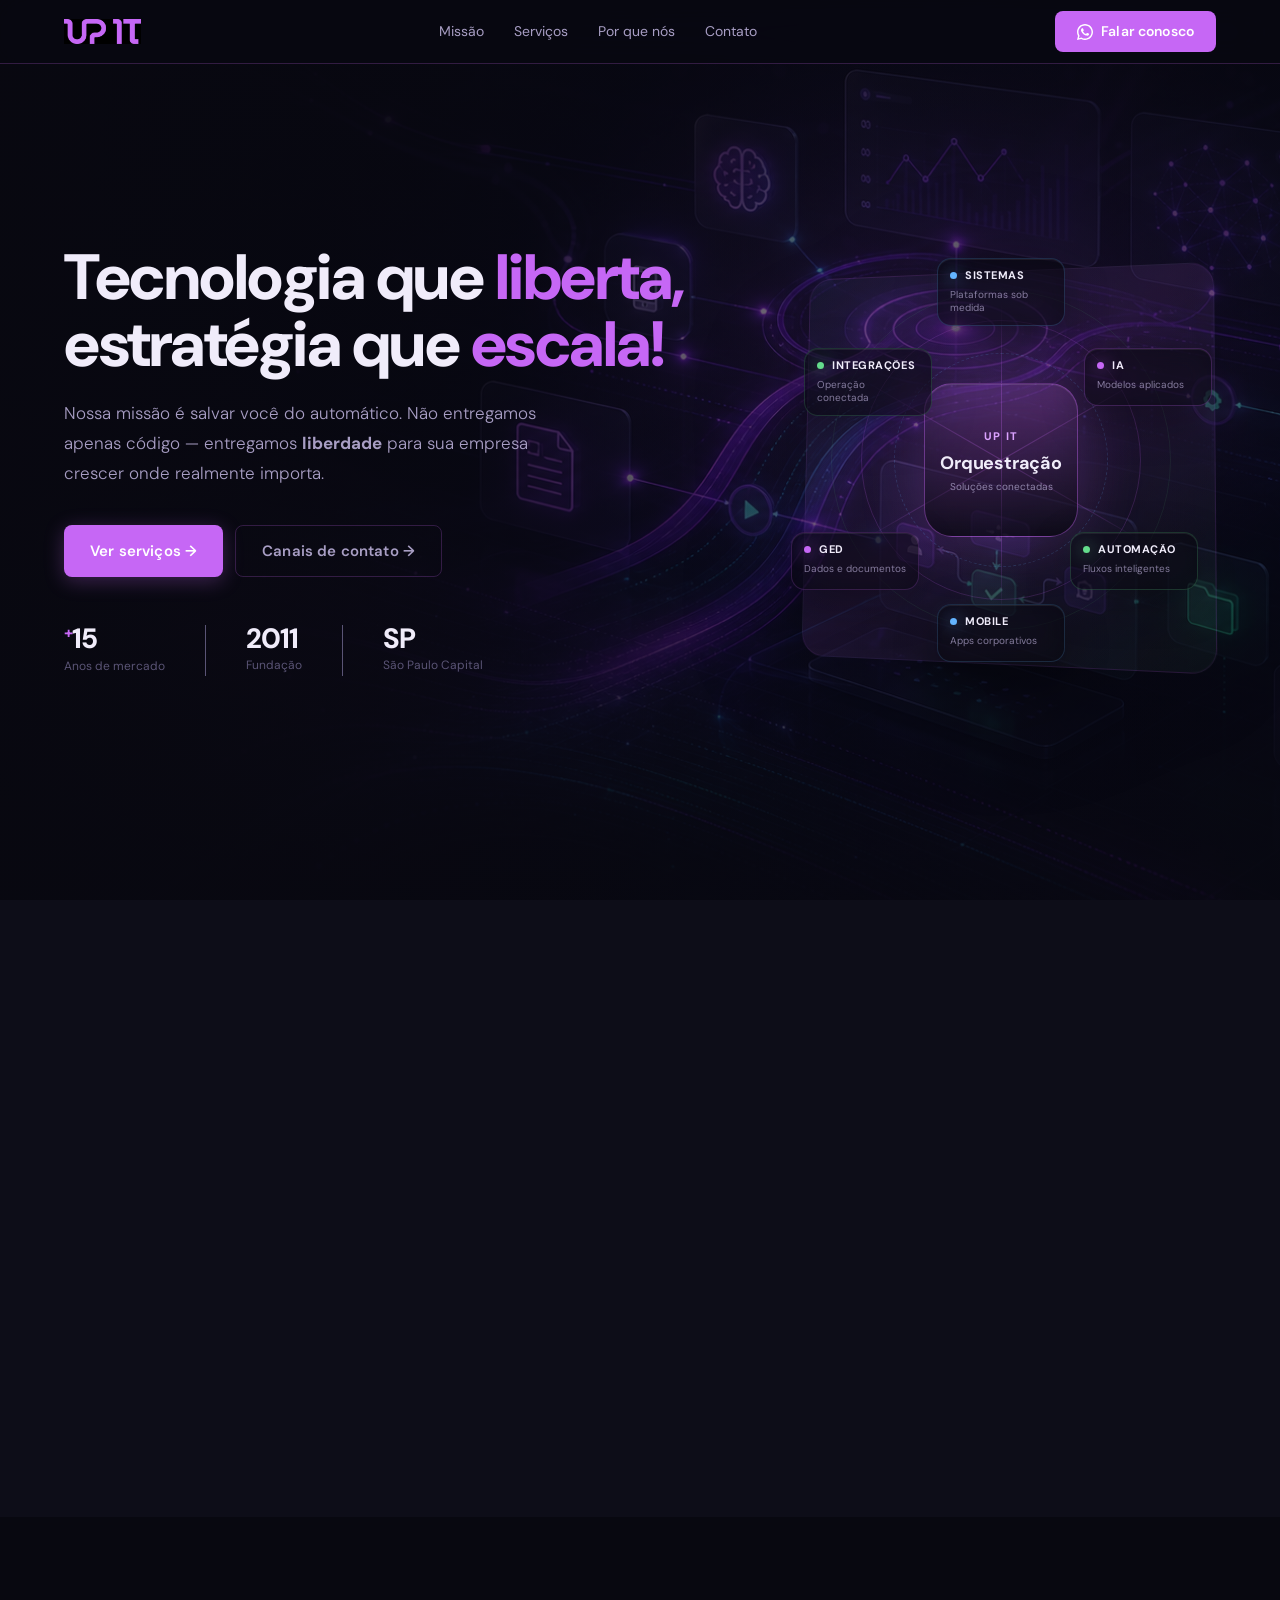
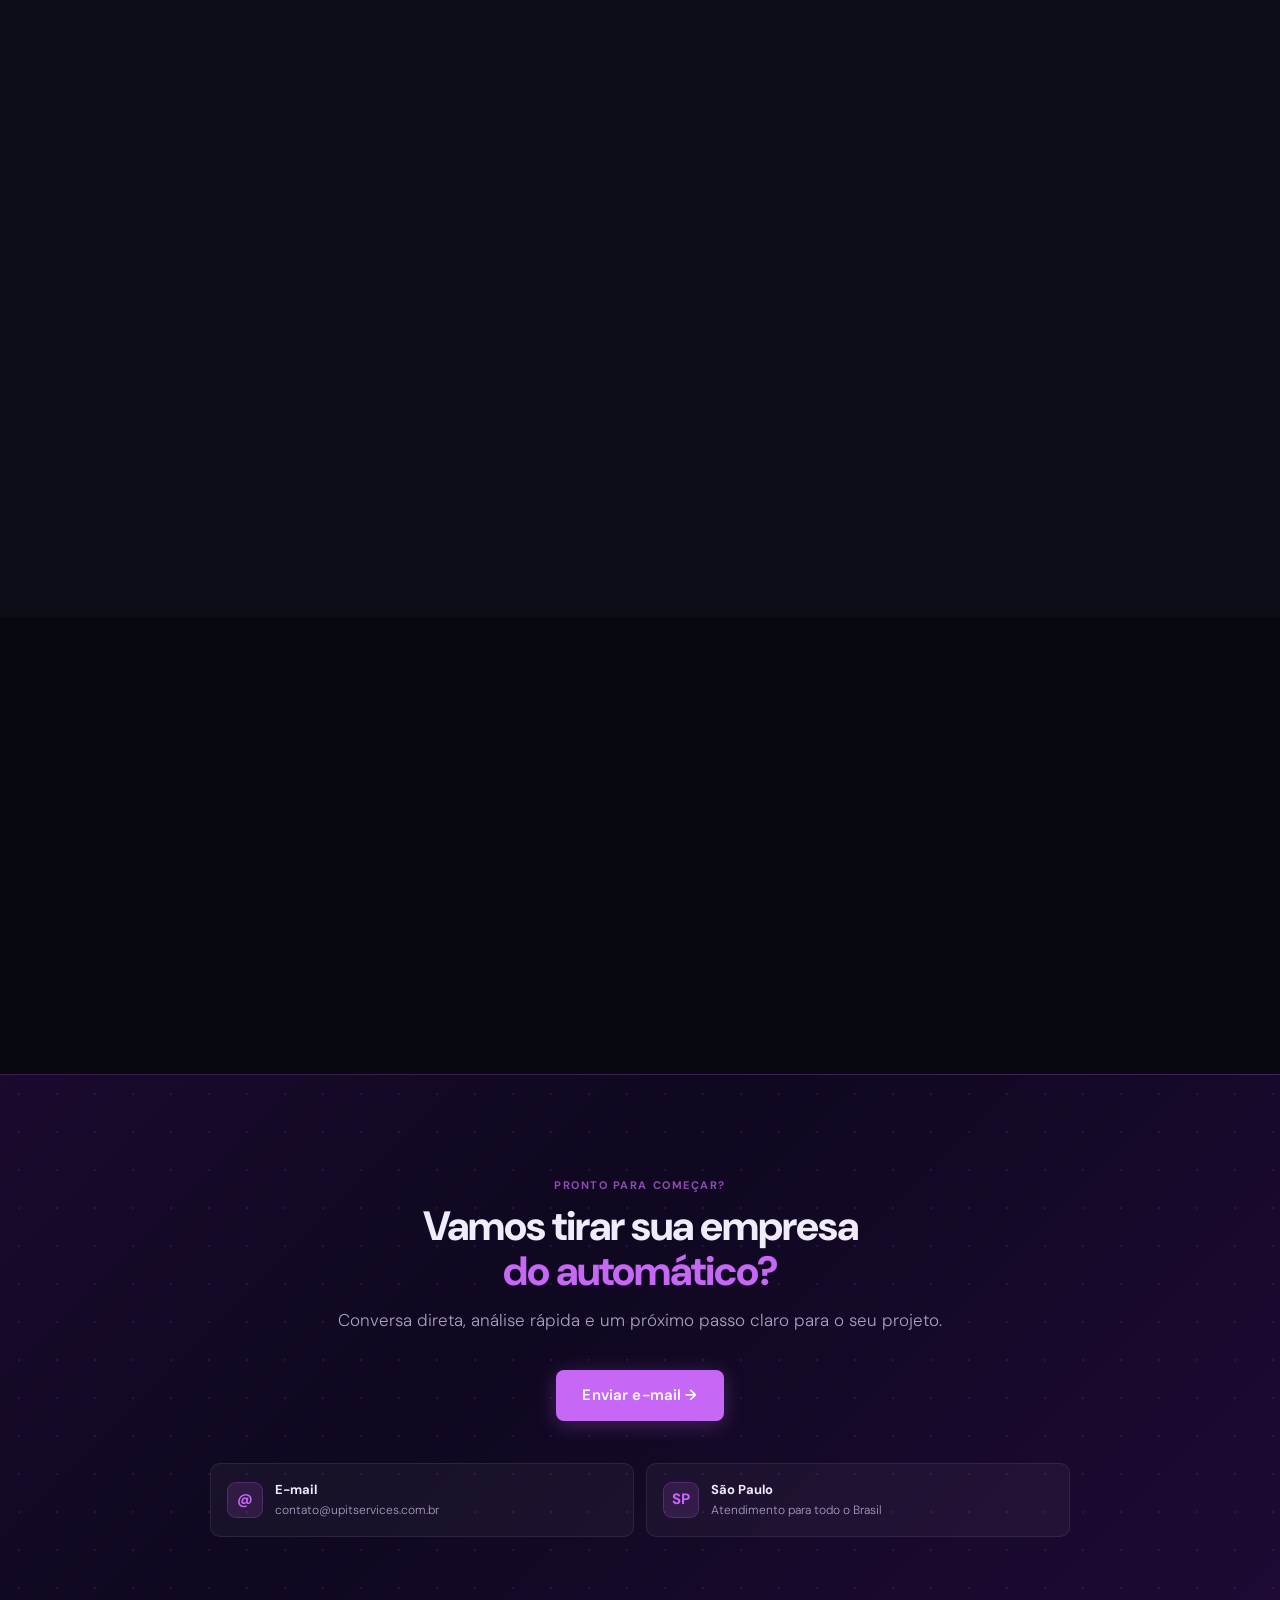
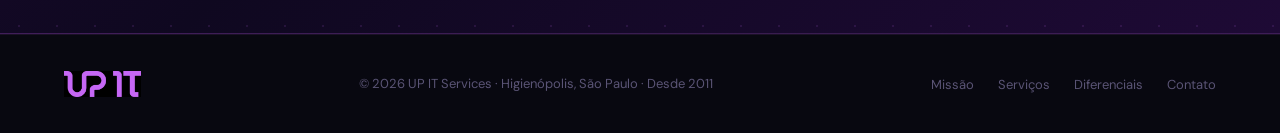
<file: index-old.html>
<!DOCTYPE html>
<html lang="pt-BR">
<head>
<meta charset="UTF-8">
<meta name="viewport" content="width=device-width, initial-scale=1.0">
<meta name="description" content="UP IT Services: soluções sob medida em sistemas web, Android corporativo, IA, GED e automação para empresas.">
<link rel="canonical" href="https://www.upitservices.com.br/">
<meta http-equiv="refresh" content="0; url=upit-landingpage-v3.html">
<title>UP IT Services</title>
</head>
<body>
<p>Redirecionando para <a href="upit-landingpage-v3.html">UP IT Services</a>.</p>
</body>
</html>
</file>
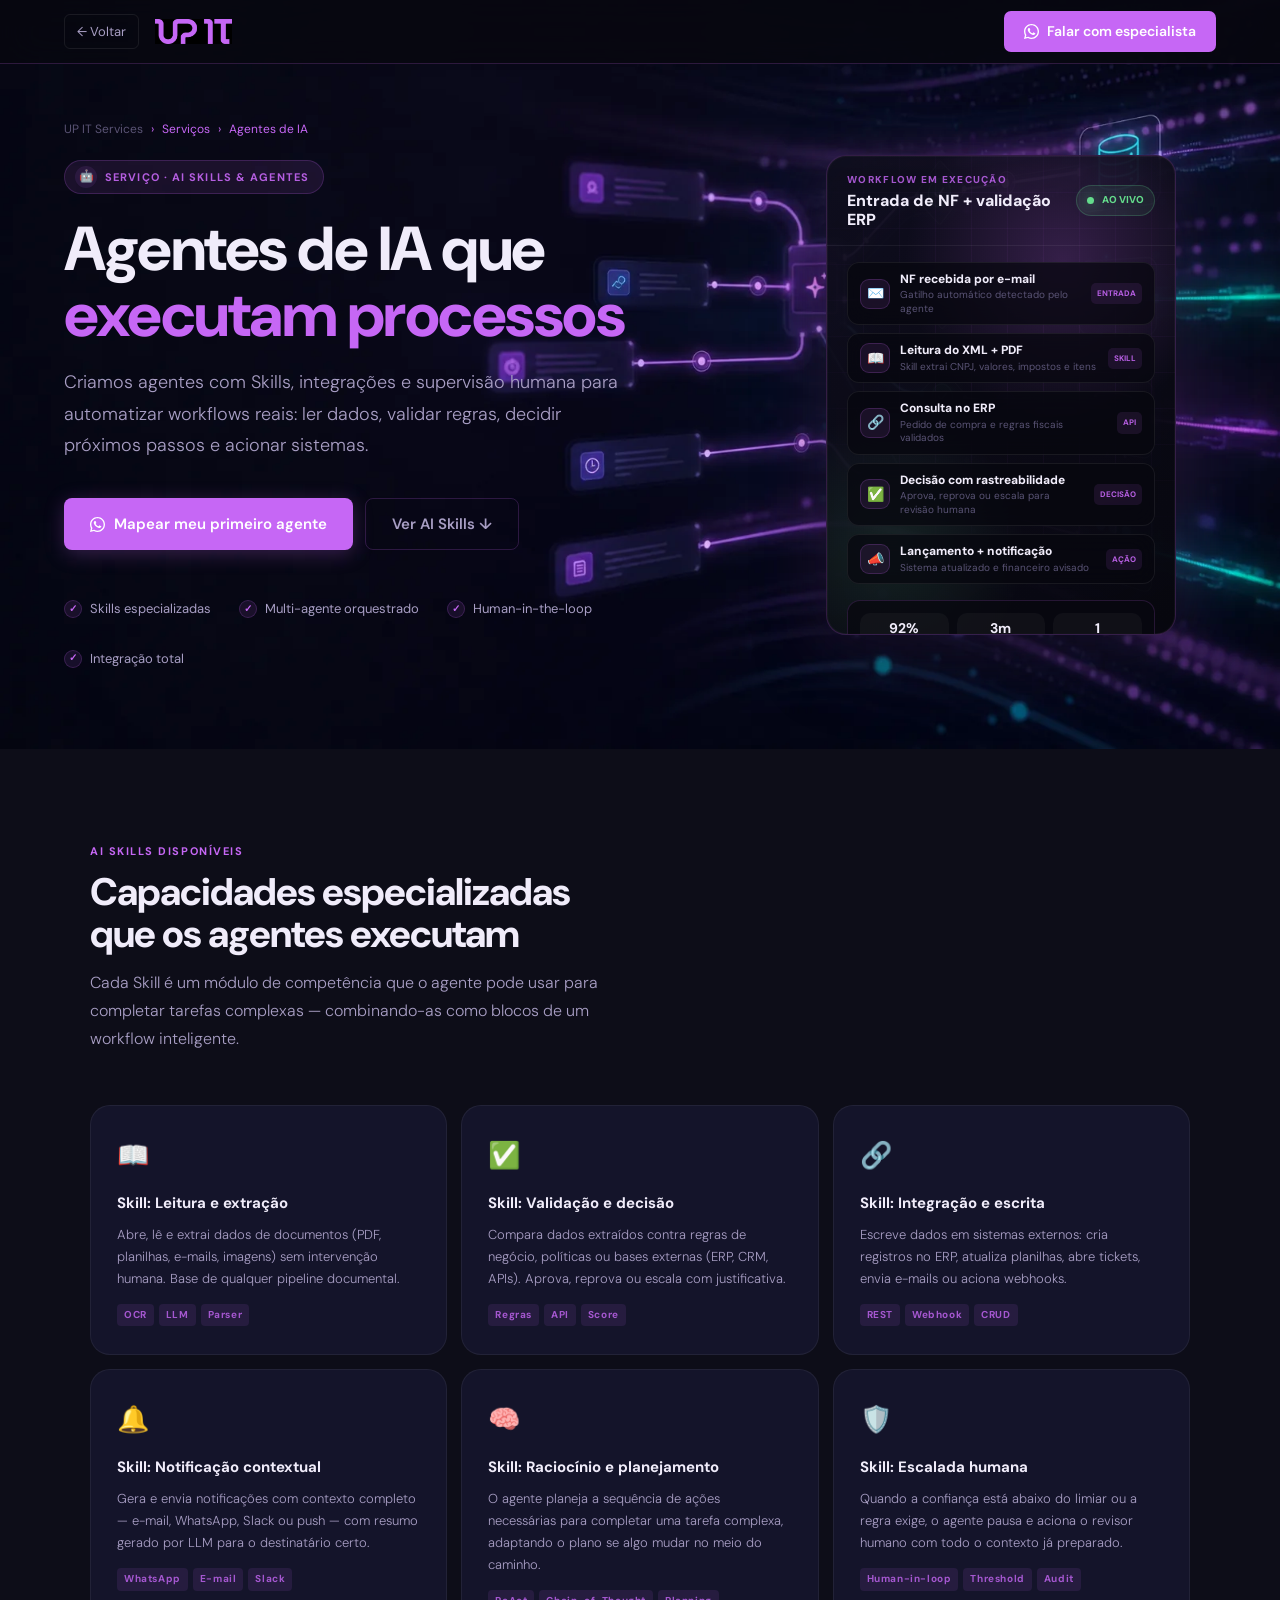
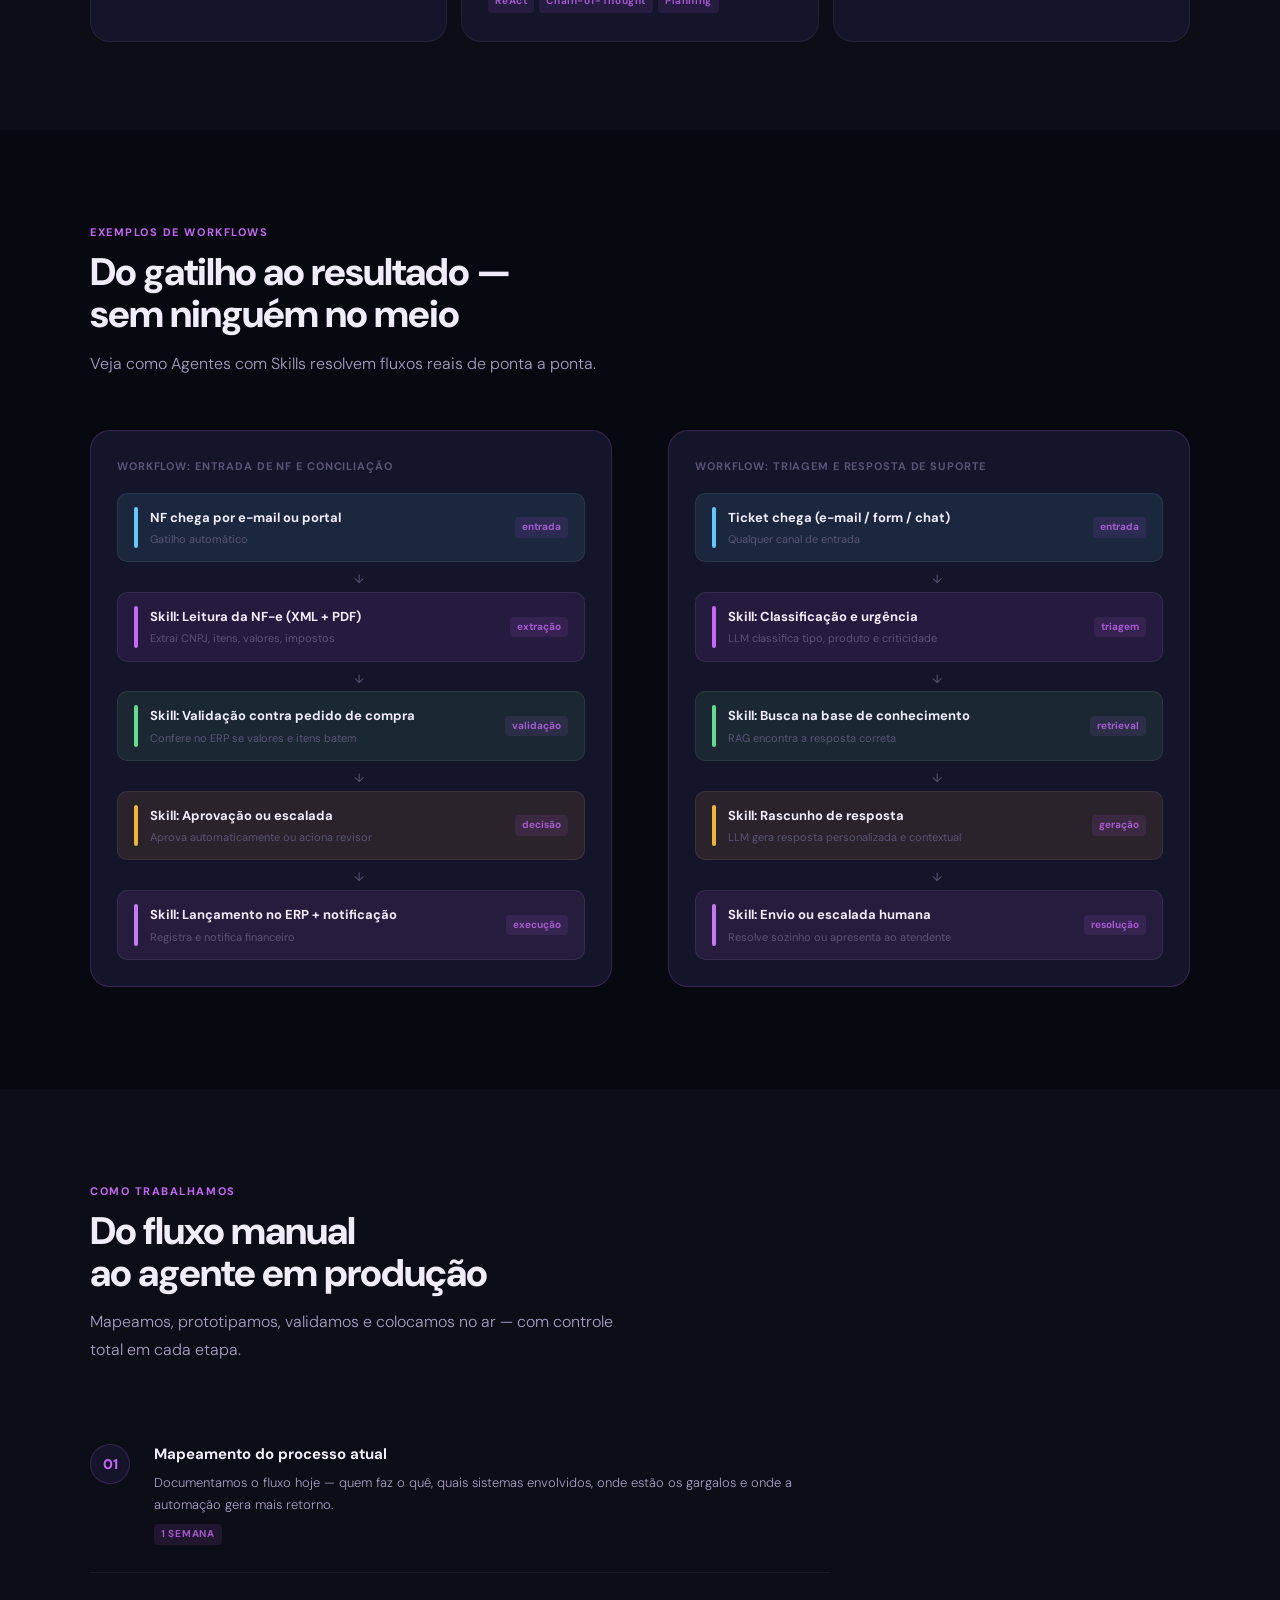
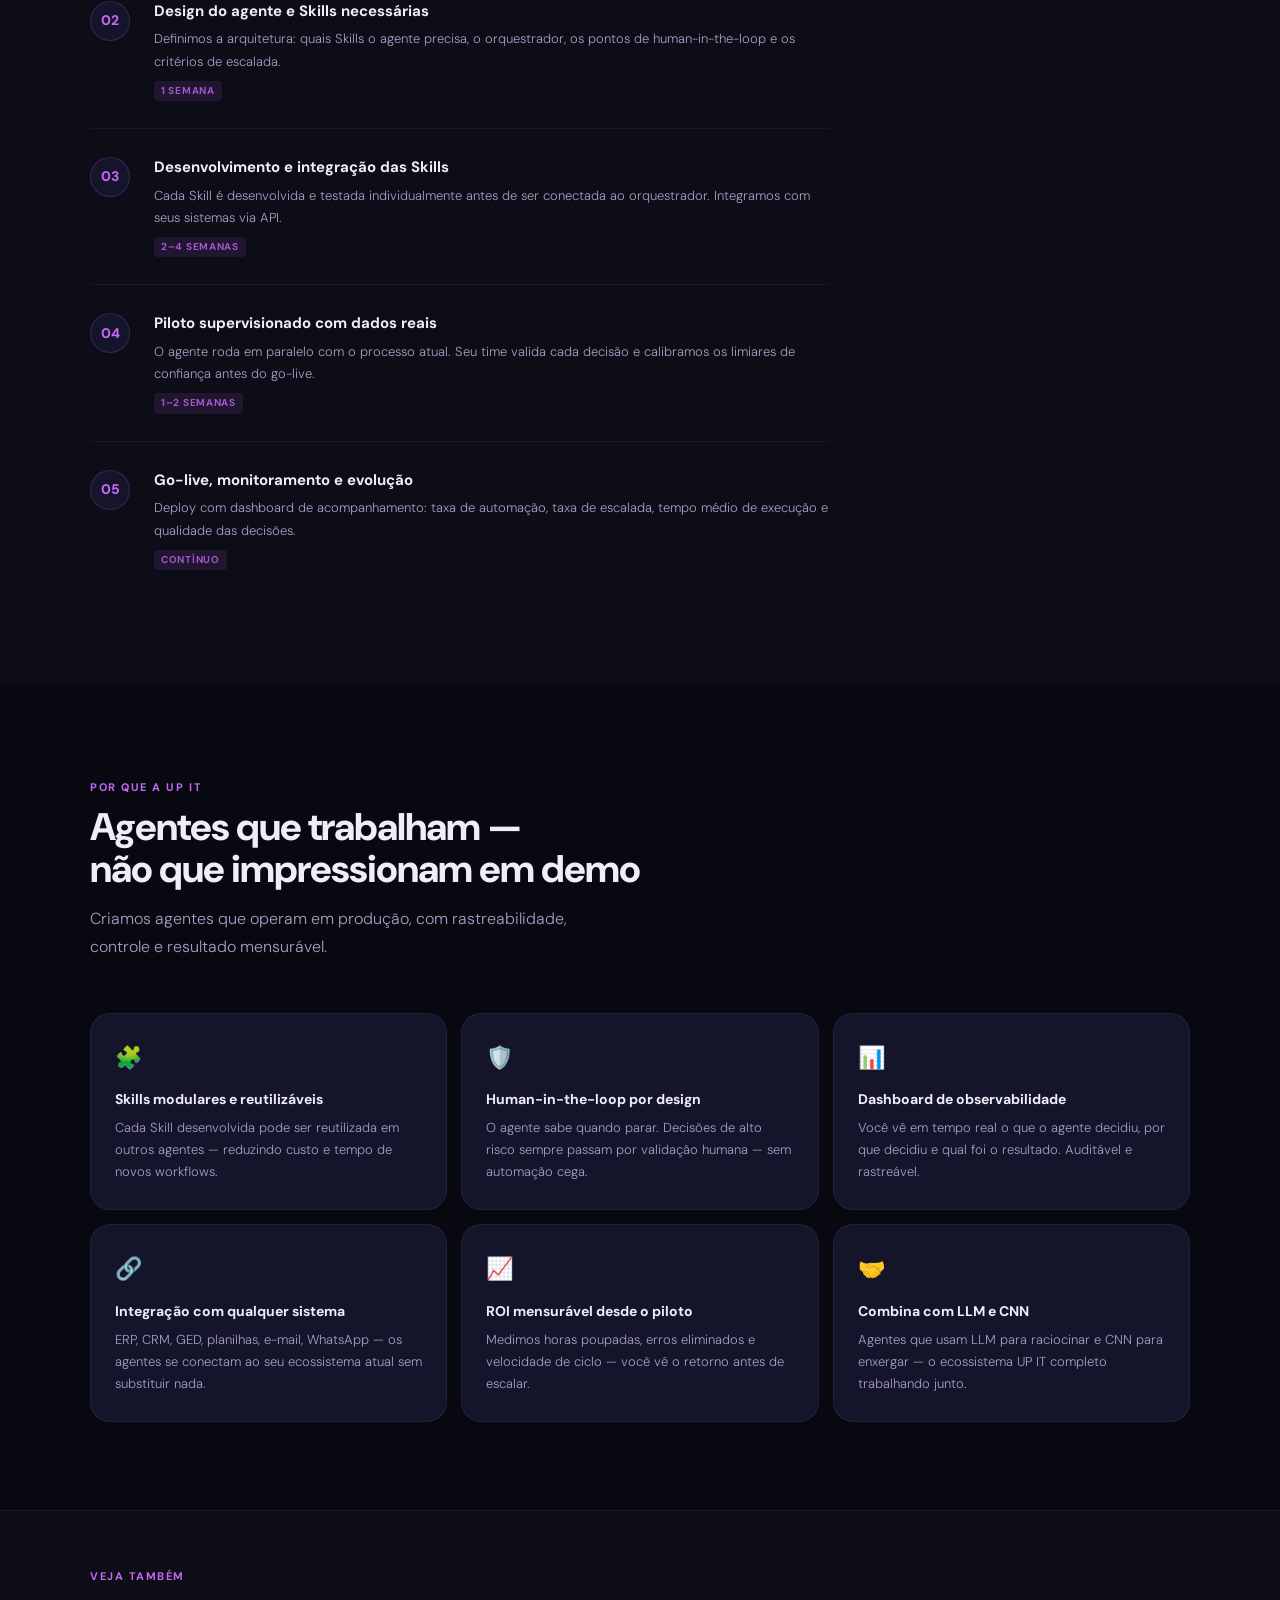
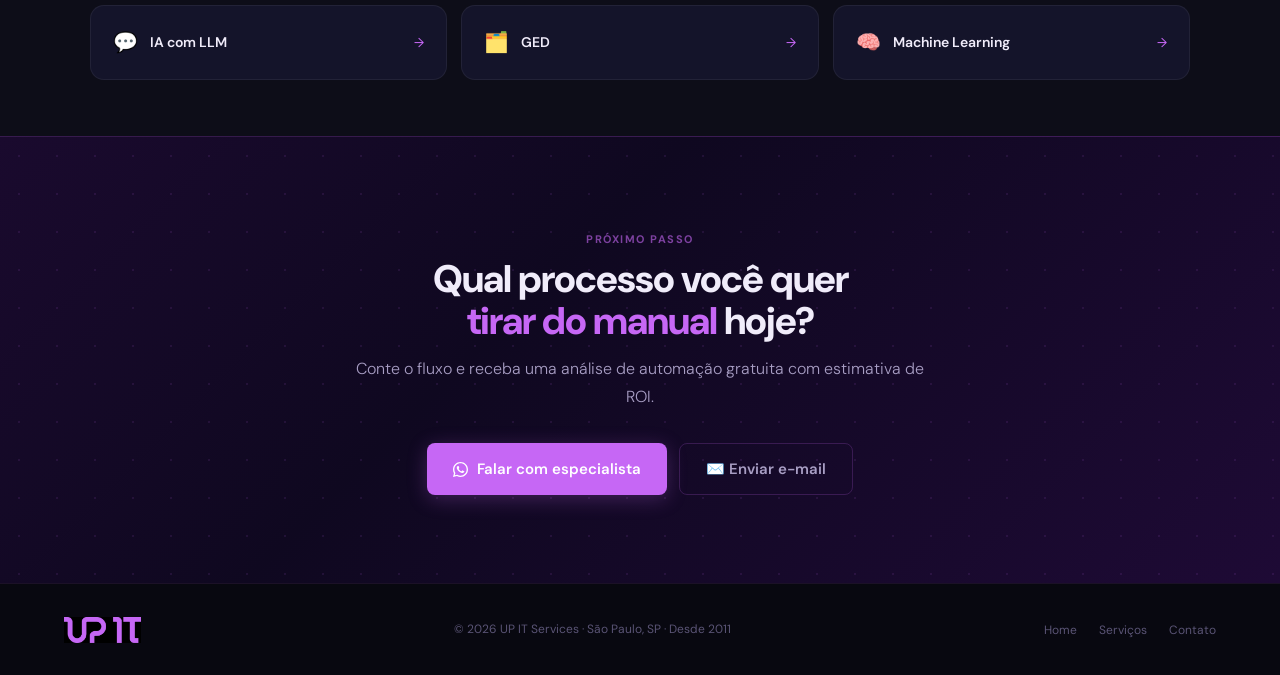
<file: upit-agentes.html>
<!DOCTYPE html>
<html lang="pt-BR">

<head>
  <meta charset="UTF-8">
  <meta name="viewport" content="width=device-width, initial-scale=1.0">
  <title>Automação com Agentes de IA (AI Skills) — UP IT Services</title>
  <meta name="description"
    content="Agentes de IA com Skills especializadas que executam tarefas complexas de ponta a ponta — sem gargalos humanos.">
<link rel="canonical" href="https://www.upitservices.com.br/upit-agentes.html">
<link rel="icon" href="/favicon.svg" type="image/svg+xml">
<meta property="og:type" content="website">
<meta property="og:title" content="Automação com Agentes de IA (AI Skills) — UP IT Services">
<meta property="og:description" content="Agentes de IA com Skills especializadas que executam tarefas complexas de ponta a ponta — sem gargalos humanos.">
<meta property="og:url" content="https://www.upitservices.com.br/upit-agentes.html">
<meta property="og:image" content="https://www.upitservices.com.br/assets/hero-agentes-bg.webp">
<meta name="twitter:card" content="summary_large_image">
<meta name="twitter:title" content="Automação com Agentes de IA (AI Skills) — UP IT Services">
<meta name="twitter:description" content="Agentes de IA com Skills especializadas que executam tarefas complexas de ponta a ponta — sem gargalos humanos.">
<meta name="twitter:image" content="https://www.upitservices.com.br/assets/hero-agentes-bg.webp">

  <link rel="preconnect" href="https://fonts.googleapis.com">
  <link rel="preconnect" href="https://fonts.gstatic.com" crossorigin>
  <link rel="preload" href="assets/hero-agentes-bg.webp" as="image" fetchpriority="high">
<link rel="preload" href="https://fonts.googleapis.com/css2?family=DM+Sans:opsz,wght@9..40,300;9..40,400;9..40,500;9..40,600;9..40,700;9..40,800&display=swap" as="style" onload="this.onload=null;this.rel='stylesheet'">
<noscript><link href="https://fonts.googleapis.com/css2?family=DM+Sans:opsz,wght@9..40,300;9..40,400;9..40,500;9..40,600;9..40,700;9..40,800&display=swap" rel="stylesheet"></noscript>
  <link rel="stylesheet" href="/styles.css">
<style>
:root{--hero-bg-full:url('assets/hero-agentes-bg.webp') center/cover no-repeat;}
.chat-bubble {
      border-radius: 14px;
      padding: 12px 16px;
      font-size: 12px;
      line-height: 1.5;
      animation: float 4s ease-in-out infinite
    }

    .cb-user {
      background: var(--card2);
      border: 1px solid var(--pu-border);
      color: var(--t2);
      border-bottom-right-radius: 4px;
      align-self: flex-end;
      animation-delay: .5s
    }

    .cb-ai {
      background: rgba(198, 103, 245, .12);
      border: 1px solid var(--pu-border);
      color: var(--t1);
      border-bottom-left-radius: 4px
    }

    .cb-ai strong {
      color: var(--pu);
      display: block;
      font-size: 10px;
      font-weight: 700;
      letter-spacing: .06em;
      text-transform: uppercase;
      margin-bottom: 4px
    }

    .cb-typing {
      display: flex;
      gap: 4px;
      padding: 10px 14px
    }

    .cb-typing span {
      width: 7px;
      height: 7px;
      border-radius: 50%;
      background: var(--pu);
      animation: blink 1.2s infinite
    }

    .cb-typing span:nth-child(2) {
      animation-delay: .2s
    }

    .cb-typing span:nth-child(3) {
      animation-delay: .4s
    }

    @keyframes blink {

      0%,
      80%,
      100% {
        opacity: .2
      }

      40% {
        opacity: 1
      }
    }

    @keyframes float {

      0%,
      100% {
        transform: translateY(0)
      }

      50% {
        transform: translateY(-8px)
      }
    }

    .also {
      background: var(--bg2);
      padding: 56px clamp(20px, 5vw, 72px);
      border-top: 1px solid rgba(198, 103, 245, .08)
    }

    .also-inner {
      max-width: 1100px;
      margin: 0 auto
    }

    .also-label {
      font-size: 11px;
      font-weight: 700;
      letter-spacing: .14em;
      text-transform: uppercase;
      color: var(--pu);
      margin-bottom: 20px;
      display: block
    }

    .also-grid {
      display: flex;
      gap: 14px;
      flex-wrap: wrap
    }

    .also-card {
      flex: 1;
      min-width: 200px;
      background: var(--card);
      border: 1px solid rgba(255, 255, 255, .06);
      border-radius: 14px;
      padding: 20px 22px;
      text-decoration: none;
      display: flex;
      align-items: center;
      gap: 12px;
      transition: border-color .2s, transform .2s
    }

    .also-card:hover {
      border-color: var(--pu-border);
      transform: translateY(-2px)
    }

    .also-icon {
      font-size: 20px;
      flex-shrink: 0
    }

    .also-name {
      font-size: 14px;
      font-weight: 600;
      color: var(--t1)
    }

    .also-arr {
      font-size: 13px;
      color: var(--pu);
      margin-left: auto
    }


    .hero {
      min-height: 80vh;
      display: flex;
      align-items: center;
      padding: 120px clamp(20px, 5vw, 72px) 80px;
      position: relative;
      overflow: hidden
    }

    /* agentes hero visual */
    .hero-agt-visual {
      position: relative;
      z-index: 2;
      pointer-events: none;
      width: 100%;
      display: flex;
      justify-content: center
    }

    @media(max-width:900px) {
      .hero-inner {
        grid-template-columns: 1fr;
        gap: 48px
      }

      .hero-agt-visual {
        display: none
      }
    }

    .agent-console {
      position: relative;
      width: min(100%, 350px);
      height: 480px;
      border: 1px solid rgba(198, 103, 245, .22);
      border-radius: 20px;
      background: linear-gradient(145deg, rgba(14, 14, 28, .94), rgba(7, 7, 14, .98));
      box-shadow: 0 28px 70px rgba(0, 0, 0, .42), inset 0 0 0 1px rgba(255, 255, 255, .03);
      overflow: hidden;
      filter: drop-shadow(0 0 28px rgba(198, 103, 245, .16));
      animation: agtfloat 4.5s ease-in-out infinite
    }

    .agent-console::before {
      content: '';
      position: absolute;
      inset: 0;
      background:
        linear-gradient(rgba(198, 103, 245, .055) 1px, transparent 1px),
        linear-gradient(90deg, rgba(198, 103, 245, .055) 1px, transparent 1px);
      background-size: 36px 36px;
      mask-image: radial-gradient(circle at 58% 36%, black 20%, transparent 74%)
    }

    .agent-console::after {
      content: '';
      position: absolute;
      inset: 0;
      background: radial-gradient(circle at 68% 22%, rgba(198, 103, 245, .22), transparent 36%),
        radial-gradient(circle at 18% 82%, rgba(100, 220, 140, .12), transparent 28%);
      pointer-events: none
    }

    .console-head,
    .console-body,
    .console-foot {
      position: relative;
      z-index: 2
    }

    .console-head {
      display: flex;
      align-items: center;
      justify-content: space-between;
      gap: 16px;
      padding: 16px 20px;
      border-bottom: 1px solid rgba(255, 255, 255, .06)
    }

    .console-kicker {
      font-size: 10px;
      font-weight: 800;
      letter-spacing: .13em;
      text-transform: uppercase;
      color: rgba(198, 103, 245, .82)
    }

    .console-title {
      margin-top: 4px;
      font-size: 16px;
      font-weight: 800;
      color: var(--t1);
      line-height: 1.15
    }

    .console-live {
      display: inline-flex;
      align-items: center;
      gap: 8px;
      border: 1px solid rgba(100, 220, 140, .22);
      background: rgba(100, 220, 140, .08);
      color: #64dc8c;
      border-radius: 999px;
      padding: 6px 10px;
      font-size: 10px;
      font-weight: 800;
      text-transform: uppercase;
      white-space: nowrap
    }

    .console-live::before {
      content: '';
      width: 7px;
      height: 7px;
      border-radius: 50%;
      background: #64dc8c;
      box-shadow: 0 0 14px rgba(100, 220, 140, .75);
      animation: agtPulse 1.4s ease-in-out infinite
    }

    .console-body {
      padding: 16px 20px;
      display: flex;
      flex-direction: column;
      gap: 8px
    }

    .agent-step {
      display: grid;
      grid-template-columns: 30px 1fr auto;
      align-items: center;
      gap: 10px;
      padding: 9px 12px;
      border: 1px solid rgba(255, 255, 255, .07);
      border-radius: 12px;
      background: rgba(8, 8, 16, .74);
      backdrop-filter: blur(12px);
      transform-origin: center;
      animation: stepGlow 7s ease-in-out infinite
    }

    .agent-step:nth-child(2) {
      animation-delay: .8s
    }

    .agent-step:nth-child(3) {
      animation-delay: 1.6s
    }

    .agent-step:nth-child(4) {
      animation-delay: 2.4s
    }

    .agent-step:nth-child(5) {
      animation-delay: 3.2s
    }

    .step-ico {
      width: 30px;
      height: 30px;
      border-radius: 9px;
      display: flex;
      align-items: center;
      justify-content: center;
      background: var(--pu-dim);
      border: 1px solid var(--pu-border);
      font-size: 14px
    }

    .step-name {
      font-size: 12px;
      font-weight: 800;
      color: var(--t1);
      line-height: 1.2
    }

    .step-desc {
      margin-top: 2px;
      font-size: 10px;
      color: var(--t3);
      line-height: 1.35
    }

    .step-tag {
      font-size: 8px;
      font-weight: 800;
      color: rgba(198, 103, 245, .9);
      background: var(--pu-dim);
      border-radius: 5px;
      padding: 4px 6px;
      text-transform: uppercase;
      white-space: nowrap
    }

    .console-foot {
      margin: 0 20px 18px;
      padding: 12px;
      border-radius: 13px;
      background: rgba(8, 8, 16, .78);
      border: 1px solid rgba(198, 103, 245, .16)
    }

    .console-metrics {
      display: grid;
      grid-template-columns: repeat(3, 1fr);
      gap: 8px
    }

    .console-metric {
      padding: 8px 8px;
      border-radius: 10px;
      background: rgba(255, 255, 255, .035);
      text-align: center
    }

    .console-metric strong {
      display: block;
      font-size: 14px;
      color: var(--t1);
      line-height: 1
    }

    .console-metric span {
      display: block;
      margin-top: 4px;
      font-size: 8px;
      color: var(--t3);
      text-transform: uppercase;
      letter-spacing: .08em
    }

    .console-progress {
      height: 4px;
      margin-top: 10px;
      border-radius: 999px;
      background: rgba(255, 255, 255, .07);
      overflow: hidden
    }

    .console-progress span {
      display: block;
      height: 100%;
      width: 58%;
      border-radius: inherit;
      background: linear-gradient(90deg, var(--pu), #64dc8c);
      animation: agtProgress 4s ease-in-out infinite
    }

    @keyframes agtfloat {

      0%,
      100% {
        transform: translateY(0)
      }

      50% {
        transform: translateY(-10px)
      }
    }

    @keyframes agtPulse {
      0%,
      100% {
        opacity: 1
      }

      50% {
        opacity: .35
      }
    }

    @keyframes stepGlow {
      0%,
      100% {
        border-color: rgba(255, 255, 255, .07);
        transform: translateX(0)
      }

      12% {
        border-color: rgba(198, 103, 245, .34);
        transform: translateX(4px)
      }

      24% {
        border-color: rgba(255, 255, 255, .07);
        transform: translateX(0)
      }
    }

    @keyframes agtProgress {
      0%,
      100% {
        width: 42%
      }

      50% {
        width: 86%
      }
    }
</style>
</head>

<body>
  <nav>
    <div class="nav-left">
      <a href="upit-landingpage-v3.html" class="nav-back">← Voltar</a>
      <a href="upit-landingpage-v3.html"><img
          src="[data-uri]"
          alt="UP IT Services" style="height:26px;width:auto;display:block;object-fit:contain"></a>
    </div>
    <a href="https://wa.me/5511992052669?text=Olá%2C+Up+It!+Tenho+interesse+em+Automação+com+Agentes+de+IA."
      class="nav-cta" aria-label="Falar com a UP IT Services pelo WhatsApp" target="_blank" rel="noopener noreferrer"><svg class="ico-wa" viewBox="0 0 24 24">
        <path
          d="M17.472 14.382c-.297-.149-1.758-.867-2.03-.967-.273-.099-.471-.148-.67.15-.197.297-.767.966-.94 1.164-.173.199-.347.223-.644.075-.297-.15-1.255-.463-2.39-1.475-.883-.788-1.48-1.761-1.653-2.059-.173-.297-.018-.458.13-.606.134-.133.298-.347.446-.52.149-.174.198-.298.298-.497.099-.198.05-.371-.025-.52-.075-.149-.669-1.612-.916-2.207-.242-.579-.487-.5-.669-.51-.173-.008-.371-.01-.57-.01-.198 0-.52.074-.792.372-.272.297-1.04 1.016-1.04 2.479 0 1.462 1.065 2.875 1.213 3.074.149.198 2.096 3.2 5.077 4.487.709.306 1.262.489 1.694.625.712.227 1.36.195 1.871.118.571-.085 1.758-.719 2.006-1.413.248-.694.248-1.289.173-1.413-.074-.124-.272-.198-.57-.347zM12 0C5.373 0 0 5.373 0 12c0 2.117.554 4.103 1.523 5.83L0 24l6.335-1.661A11.945 11.945 0 0012 24c6.627 0 12-5.373 12-12S18.627 0 12 0zm0 21.818a9.797 9.797 0 01-5.001-1.374l-.358-.213-3.761.986 1.003-3.669-.234-.377A9.795 9.795 0 012.182 12C2.182 6.59 6.59 2.182 12 2.182S21.818 6.59 21.818 12 17.41 21.818 12 21.818z" />
      </svg><span>Falar com especialista</span></a>
  </nav>

  <section class="hero">
    <div class="hero-inner">
      <div>
        <div class="breadcrumb"><a href="upit-landingpage-v3.html">UP IT
            Services</a><span>›</span><span>Serviços</span><span>›</span><span>Agentes de IA</span></div>
        <div class="svc-eyebrow">
          <div class="svc-eyebrow-icon">🤖</div><span>Serviço · AI Skills &amp; Agentes</span>
        </div>
        <h1>Agentes de IA que<br><span class="pu">executam processos</span></h1>
        <p class="hero-desc">Criamos agentes com Skills, integrações e supervisão humana para automatizar workflows reais:
          ler dados, validar regras, decidir próximos passos e acionar sistemas.</p>
        <div class="hero-actions">
          <a href="https://wa.me/5511992052669?text=Olá%2C+Up+It!+Tenho+interesse+em+Automação+com+Agentes+de+IA."
            class="btn btn-fill" target="_blank" rel="noopener noreferrer"><svg class="ico-wa" viewBox="0 0 24 24">
              <path
                d="M17.472 14.382c-.297-.149-1.758-.867-2.03-.967-.273-.099-.471-.148-.67.15-.197.297-.767.966-.94 1.164-.173.199-.347.223-.644.075-.297-.15-1.255-.463-2.39-1.475-.883-.788-1.48-1.761-1.653-2.059-.173-.297-.018-.458.13-.606.134-.133.298-.347.446-.52.149-.174.198-.298.298-.497.099-.198.05-.371-.025-.52-.075-.149-.669-1.612-.916-2.207-.242-.579-.487-.5-.669-.51-.173-.008-.371-.01-.57-.01-.198 0-.52.074-.792.372-.272.297-1.04 1.016-1.04 2.479 0 1.462 1.065 2.875 1.213 3.074.149.198 2.096 3.2 5.077 4.487.709.306 1.262.489 1.694.625.712.227 1.36.195 1.871.118.571-.085 1.758-.719 2.006-1.413.248-.694.248-1.289.173-1.413-.074-.124-.272-.198-.57-.347zM12 0C5.373 0 0 5.373 0 12c0 2.117.554 4.103 1.523 5.83L0 24l6.335-1.661A11.945 11.945 0 0012 24c6.627 0 12-5.373 12-12S18.627 0 12 0zm0 21.818a9.797 9.797 0 01-5.001-1.374l-.358-.213-3.761.986 1.003-3.669-.234-.377A9.795 9.795 0 012.182 12C2.182 6.59 6.59 2.182 12 2.182S21.818 6.59 21.818 12 17.41 21.818 12 21.818z" />
            </svg>Mapear meu primeiro agente</a>
          <a href="#skills" class="btn btn-ghost">Ver AI Skills ↓</a>
        </div>
        <div class="trust-strip">
          <div class="trust-item">Skills especializadas</div>
          <div class="trust-item">Multi-agente orquestrado</div>
          <div class="trust-item">Human-in-the-loop</div>
          <div class="trust-item">Integração total</div>
        </div>
      </div>
      <div class="hero-agt-visual" aria-hidden="true">
        <div class="agent-console">
          <div class="console-head">
            <div>
              <div class="console-kicker">Workflow em execução</div>
              <div class="console-title">Entrada de NF + validação ERP</div>
            </div>
            <div class="console-live">ao vivo</div>
          </div>
          <div class="console-body">
            <div class="agent-step">
              <div class="step-ico">✉️</div>
              <div>
                <div class="step-name">NF recebida por e-mail</div>
                <div class="step-desc">Gatilho automático detectado pelo agente</div>
              </div>
              <div class="step-tag">entrada</div>
            </div>
            <div class="agent-step">
              <div class="step-ico">📖</div>
              <div>
                <div class="step-name">Leitura do XML + PDF</div>
                <div class="step-desc">Skill extrai CNPJ, valores, impostos e itens</div>
              </div>
              <div class="step-tag">skill</div>
            </div>
            <div class="agent-step">
              <div class="step-ico">🔗</div>
              <div>
                <div class="step-name">Consulta no ERP</div>
                <div class="step-desc">Pedido de compra e regras fiscais validados</div>
              </div>
              <div class="step-tag">api</div>
            </div>
            <div class="agent-step">
              <div class="step-ico">✅</div>
              <div>
                <div class="step-name">Decisão com rastreabilidade</div>
                <div class="step-desc">Aprova, reprova ou escala para revisão humana</div>
              </div>
              <div class="step-tag">decisão</div>
            </div>
            <div class="agent-step">
              <div class="step-ico">📣</div>
              <div>
                <div class="step-name">Lançamento + notificação</div>
                <div class="step-desc">Sistema atualizado e financeiro avisado</div>
              </div>
              <div class="step-tag">ação</div>
            </div>
          </div>
          <div class="console-foot">
            <div class="console-metrics">
              <div class="console-metric"><strong>92%</strong><span>confiança</span></div>
              <div class="console-metric"><strong>3m</strong><span>execução</span></div>
              <div class="console-metric"><strong>1</strong><span>revisão</span></div>
            </div>
            <div class="console-progress"><span></span></div>
          </div>
        </div>
      </div>
    </div>
  </section>

  <section style="background:var(--bg2)" id="skills">
    <div class="smax">
      <span class="eyebrow reveal">AI Skills disponíveis</span>
      <h2 class="reveal">Capacidades especializadas<br>que os agentes executam</h2>
      <p class="slead reveal">Cada Skill é um módulo de competência que o agente pode usar para completar tarefas
        complexas — combinando-as como blocos de um workflow inteligente.</p>
      <div class="grid3">
        <div class="card reveal">
          <div class="card-icon">📖</div>
          <h3>Skill: Leitura e extração</h3>
          <p>Abre, lê e extrai dados de documentos (PDF, planilhas, e-mails, imagens) sem intervenção humana. Base de
            qualquer pipeline documental.</p>
          <div class="tags"><span class="tag">OCR</span><span class="tag">LLM</span><span class="tag">Parser</span>
          </div>
        </div>
        <div class="card reveal" style="transition-delay:.07s">
          <div class="card-icon">✅</div>
          <h3>Skill: Validação e decisão</h3>
          <p>Compara dados extraídos contra regras de negócio, políticas ou bases externas (ERP, CRM, APIs). Aprova,
            reprova ou escala com justificativa.</p>
          <div class="tags"><span class="tag">Regras</span><span class="tag">API</span><span class="tag">Score</span>
          </div>
        </div>
        <div class="card reveal" style="transition-delay:.14s">
          <div class="card-icon">🔗</div>
          <h3>Skill: Integração e escrita</h3>
          <p>Escreve dados em sistemas externos: cria registros no ERP, atualiza planilhas, abre tickets, envia e-mails
            ou aciona webhooks.</p>
          <div class="tags"><span class="tag">REST</span><span class="tag">Webhook</span><span class="tag">CRUD</span>
          </div>
        </div>
        <div class="card reveal" style="transition-delay:.21s">
          <div class="card-icon">🔔</div>
          <h3>Skill: Notificação contextual</h3>
          <p>Gera e envia notificações com contexto completo — e-mail, WhatsApp, Slack ou push — com resumo gerado por
            LLM para o destinatário certo.</p>
          <div class="tags"><span class="tag">WhatsApp</span><span class="tag">E-mail</span><span
              class="tag">Slack</span></div>
        </div>
        <div class="card reveal" style="transition-delay:.28s">
          <div class="card-icon">🧠</div>
          <h3>Skill: Raciocínio e planejamento</h3>
          <p>O agente planeja a sequência de ações necessárias para completar uma tarefa complexa, adaptando o plano se
            algo mudar no meio do caminho.</p>
          <div class="tags"><span class="tag">ReAct</span><span class="tag">Chain-of-Thought</span><span
              class="tag">Planning</span></div>
        </div>
        <div class="card reveal" style="transition-delay:.35s">
          <div class="card-icon">🛡️</div>
          <h3>Skill: Escalada humana</h3>
          <p>Quando a confiança está abaixo do limiar ou a regra exige, o agente pausa e aciona o revisor humano com
            todo o contexto já preparado.</p>
          <div class="tags"><span class="tag">Human-in-loop</span><span class="tag">Threshold</span><span
              class="tag">Audit</span></div>
        </div>
      </div>
    </div>
  </section>

  <section style="background:var(--bg)">
    <div class="smax">
      <span class="eyebrow reveal">Exemplos de workflows</span>
      <h2 class="reveal">Do gatilho ao resultado —<br>sem ninguém no meio</h2>
      <p class="slead reveal">Veja como Agentes com Skills resolvem fluxos reais de ponta a ponta.</p>
      <div class="grid2">
        <div class="reveal">
          <div class="flow-card" style="margin-bottom:14px">
            <div class="flow-title">Workflow: Entrada de NF e conciliação</div>
            <div class="fl fa">
              <div class="fl-bar"></div>
              <div style="flex:1">
                <div class="fl-name">NF chega por e-mail ou portal</div>
                <div class="fl-desc">Gatilho automático</div>
              </div><span class="fl-tag">entrada</span>
            </div>
            <div class="fl-arrow">↓</div>
            <div class="fl fb">
              <div class="fl-bar"></div>
              <div style="flex:1">
                <div class="fl-name">Skill: Leitura da NF-e (XML + PDF)</div>
                <div class="fl-desc">Extrai CNPJ, itens, valores, impostos</div>
              </div><span class="fl-tag">extração</span>
            </div>
            <div class="fl-arrow">↓</div>
            <div class="fl fc">
              <div class="fl-bar"></div>
              <div style="flex:1">
                <div class="fl-name">Skill: Validação contra pedido de compra</div>
                <div class="fl-desc">Confere no ERP se valores e itens batem</div>
              </div><span class="fl-tag">validação</span>
            </div>
            <div class="fl-arrow">↓</div>
            <div class="fl fd">
              <div class="fl-bar"></div>
              <div style="flex:1">
                <div class="fl-name">Skill: Aprovação ou escalada</div>
                <div class="fl-desc">Aprova automaticamente ou aciona revisor</div>
              </div><span class="fl-tag">decisão</span>
            </div>
            <div class="fl-arrow">↓</div>
            <div class="fl fe">
              <div class="fl-bar"></div>
              <div style="flex:1">
                <div class="fl-name">Skill: Lançamento no ERP + notificação</div>
                <div class="fl-desc">Registra e notifica financeiro</div>
              </div><span class="fl-tag">execução</span>
            </div>
          </div>
        </div>
        <div class="reveal" style="transition-delay:.1s">
          <div class="flow-card">
            <div class="flow-title">Workflow: Triagem e resposta de suporte</div>
            <div class="fl fa">
              <div class="fl-bar"></div>
              <div style="flex:1">
                <div class="fl-name">Ticket chega (e-mail / form / chat)</div>
                <div class="fl-desc">Qualquer canal de entrada</div>
              </div><span class="fl-tag">entrada</span>
            </div>
            <div class="fl-arrow">↓</div>
            <div class="fl fb">
              <div class="fl-bar"></div>
              <div style="flex:1">
                <div class="fl-name">Skill: Classificação e urgência</div>
                <div class="fl-desc">LLM classifica tipo, produto e criticidade</div>
              </div><span class="fl-tag">triagem</span>
            </div>
            <div class="fl-arrow">↓</div>
            <div class="fl fc">
              <div class="fl-bar"></div>
              <div style="flex:1">
                <div class="fl-name">Skill: Busca na base de conhecimento</div>
                <div class="fl-desc">RAG encontra a resposta correta</div>
              </div><span class="fl-tag">retrieval</span>
            </div>
            <div class="fl-arrow">↓</div>
            <div class="fl fd">
              <div class="fl-bar"></div>
              <div style="flex:1">
                <div class="fl-name">Skill: Rascunho de resposta</div>
                <div class="fl-desc">LLM gera resposta personalizada e contextual</div>
              </div><span class="fl-tag">geração</span>
            </div>
            <div class="fl-arrow">↓</div>
            <div class="fl fe">
              <div class="fl-bar"></div>
              <div style="flex:1">
                <div class="fl-name">Skill: Envio ou escalada humana</div>
                <div class="fl-desc">Resolve sozinho ou apresenta ao atendente</div>
              </div><span class="fl-tag">resolução</span>
            </div>
          </div>
        </div>
      </div>
    </div>
  </section>

  <section style="background:var(--bg2)" id="processo">
    <div class="smax">
      <span class="eyebrow reveal">Como trabalhamos</span>
      <h2 class="reveal">Do fluxo manual<br>ao agente em produção</h2>
      <p class="slead reveal">Mapeamos, prototipamos, validamos e colocamos no ar — com controle total em cada etapa.
      </p>
      <div class="process-steps">
        <div class="pstep reveal">
          <div class="pnum">01</div>
          <div>
            <h3>Mapeamento do processo atual</h3>
            <p>Documentamos o fluxo hoje — quem faz o quê, quais sistemas envolvidos, onde estão os gargalos e onde a
              automação gera mais retorno.</p><span class="ptag">1 semana</span>
          </div>
        </div>
        <div class="pstep reveal" style="transition-delay:.07s">
          <div class="pnum">02</div>
          <div>
            <h3>Design do agente e Skills necessárias</h3>
            <p>Definimos a arquitetura: quais Skills o agente precisa, o orquestrador, os pontos de human-in-the-loop e
              os critérios de escalada.</p><span class="ptag">1 semana</span>
          </div>
        </div>
        <div class="pstep reveal" style="transition-delay:.14s">
          <div class="pnum">03</div>
          <div>
            <h3>Desenvolvimento e integração das Skills</h3>
            <p>Cada Skill é desenvolvida e testada individualmente antes de ser conectada ao orquestrador. Integramos
              com seus sistemas via API.</p><span class="ptag">2–4 semanas</span>
          </div>
        </div>
        <div class="pstep reveal" style="transition-delay:.21s">
          <div class="pnum">04</div>
          <div>
            <h3>Piloto supervisionado com dados reais</h3>
            <p>O agente roda em paralelo com o processo atual. Seu time valida cada decisão e calibramos os limiares de
              confiança antes do go-live.</p><span class="ptag">1–2 semanas</span>
          </div>
        </div>
        <div class="pstep reveal" style="transition-delay:.28s">
          <div class="pnum">05</div>
          <div>
            <h3>Go-live, monitoramento e evolução</h3>
            <p>Deploy com dashboard de acompanhamento: taxa de automação, taxa de escalada, tempo médio de execução e
              qualidade das decisões.</p><span class="ptag">Contínuo</span>
          </div>
        </div>
      </div>
    </div>
  </section>

  <section style="background:var(--bg)">
    <div class="smax">
      <span class="eyebrow reveal">Por que a UP IT</span>
      <h2 class="reveal">Agentes que trabalham —<br>não que impressionam em demo</h2>
      <p class="slead reveal">Criamos agentes que operam em produção, com rastreabilidade, controle e resultado
        mensurável.</p>
      <div class="diffs-grid">
        <div class="diff-card reveal">
          <div class="di">🧩</div>
          <h3>Skills modulares e reutilizáveis</h3>
          <p>Cada Skill desenvolvida pode ser reutilizada em outros agentes — reduzindo custo e tempo de novos
            workflows.</p>
        </div>
        <div class="diff-card reveal" style="transition-delay:.08s">
          <div class="di">🛡️</div>
          <h3>Human-in-the-loop por design</h3>
          <p>O agente sabe quando parar. Decisões de alto risco sempre passam por validação humana — sem automação cega.
          </p>
        </div>
        <div class="diff-card reveal" style="transition-delay:.16s">
          <div class="di">📊</div>
          <h3>Dashboard de observabilidade</h3>
          <p>Você vê em tempo real o que o agente decidiu, por que decidiu e qual foi o resultado. Auditável e
            rastreável.</p>
        </div>
        <div class="diff-card reveal" style="transition-delay:.24s">
          <div class="di">🔗</div>
          <h3>Integração com qualquer sistema</h3>
          <p>ERP, CRM, GED, planilhas, e-mail, WhatsApp — os agentes se conectam ao seu ecossistema atual sem substituir
            nada.</p>
        </div>
        <div class="diff-card reveal" style="transition-delay:.32s">
          <div class="di">📈</div>
          <h3>ROI mensurável desde o piloto</h3>
          <p>Medimos horas poupadas, erros eliminados e velocidade de ciclo — você vê o retorno antes de escalar.</p>
        </div>
        <div class="diff-card reveal" style="transition-delay:.40s">
          <div class="di">🤝</div>
          <h3>Combina com LLM e CNN</h3>
          <p>Agentes que usam LLM para raciocinar e CNN para enxergar — o ecossistema UP IT completo trabalhando junto.
          </p>
        </div>
      </div>
    </div>
  </section>

  <div class="also">
    <div class="also-inner">
      <span class="also-label">Veja também</span>
      <div class="also-grid"><a href="upit-llm.html" class="also-card">
          <span class="also-icon">💬</span>
          <span class="also-name">IA com LLM</span>
          <span class="also-arr">→</span>
        </a><a href="upit-ged.html" class="also-card">
          <span class="also-icon">🗂️</span>
          <span class="also-name">GED</span>
          <span class="also-arr">→</span>
        </a><a href="upit-cnn.html" class="also-card">
          <span class="also-icon">🧠</span>
          <span class="also-name">Machine Learning</span>
          <span class="also-arr">→</span>
        </a></div>
    </div>
  </div>
  <div class="cta-final">
    <div class="cta-inner">
      <span class="eyebrow" style="color:rgba(198,103,245,.6)">Próximo passo</span>
      <h2>Qual processo você quer<br><span class="pu">tirar do manual</span> hoje?</h2>
      <p>Conte o fluxo e receba uma análise de automação gratuita com estimativa de ROI.</p>
      <div class="cta-actions">
        <a href="https://wa.me/5511992052669?text=Olá%2C+Up+It!+Tenho+interesse+em+Automação+com+Agentes+de+IA."
          class="btn btn-fill" target="_blank" rel="noopener noreferrer"><svg class="ico-wa" viewBox="0 0 24 24">
            <path
              d="M17.472 14.382c-.297-.149-1.758-.867-2.03-.967-.273-.099-.471-.148-.67.15-.197.297-.767.966-.94 1.164-.173.199-.347.223-.644.075-.297-.15-1.255-.463-2.39-1.475-.883-.788-1.48-1.761-1.653-2.059-.173-.297-.018-.458.13-.606.134-.133.298-.347.446-.52.149-.174.198-.298.298-.497.099-.198.05-.371-.025-.52-.075-.149-.669-1.612-.916-2.207-.242-.579-.487-.5-.669-.51-.173-.008-.371-.01-.57-.01-.198 0-.52.074-.792.372-.272.297-1.04 1.016-1.04 2.479 0 1.462 1.065 2.875 1.213 3.074.149.198 2.096 3.2 5.077 4.487.709.306 1.262.489 1.694.625.712.227 1.36.195 1.871.118.571-.085 1.758-.719 2.006-1.413.248-.694.248-1.289.173-1.413-.074-.124-.272-.198-.57-.347zM12 0C5.373 0 0 5.373 0 12c0 2.117.554 4.103 1.523 5.83L0 24l6.335-1.661A11.945 11.945 0 0012 24c6.627 0 12-5.373 12-12S18.627 0 12 0zm0 21.818a9.797 9.797 0 01-5.001-1.374l-.358-.213-3.761.986 1.003-3.669-.234-.377A9.795 9.795 0 012.182 12C2.182 6.59 6.59 2.182 12 2.182S21.818 6.59 21.818 12 17.41 21.818 12 21.818z" />
          </svg>Falar com especialista</a>
        <a href="mailto:contato@upitservices.com.br" class="btn btn-ghost">✉️ Enviar e-mail</a>
      </div>
    </div>
  </div>
  <footer>
    <img
      src="[data-uri]"
      alt="UP IT Services" style="height:26px;width:auto;display:block;object-fit:contain">
    <p>© 2026 UP IT Services · São Paulo, SP · Desde 2011</p>
    <ul class="flinks">
      <li><a href="upit-landingpage-v3.html">Home</a></li>
      <li><a href="upit-landingpage-v3.html#servicos">Serviços</a></li>
      <li><a href="mailto:contato@upitservices.com.br">Contato</a></li>
    </ul>
  </footer>
  <script>
    const els = document.querySelectorAll('.reveal');
    const obs = new IntersectionObserver(es => es.forEach(e => {
      if (e.isIntersecting) { e.target.classList.add('on'); obs.unobserve(e.target) }
    }), { threshold: .1 });
    els.forEach(el => obs.observe(el));
  </script>
</body>

</html>
</file>
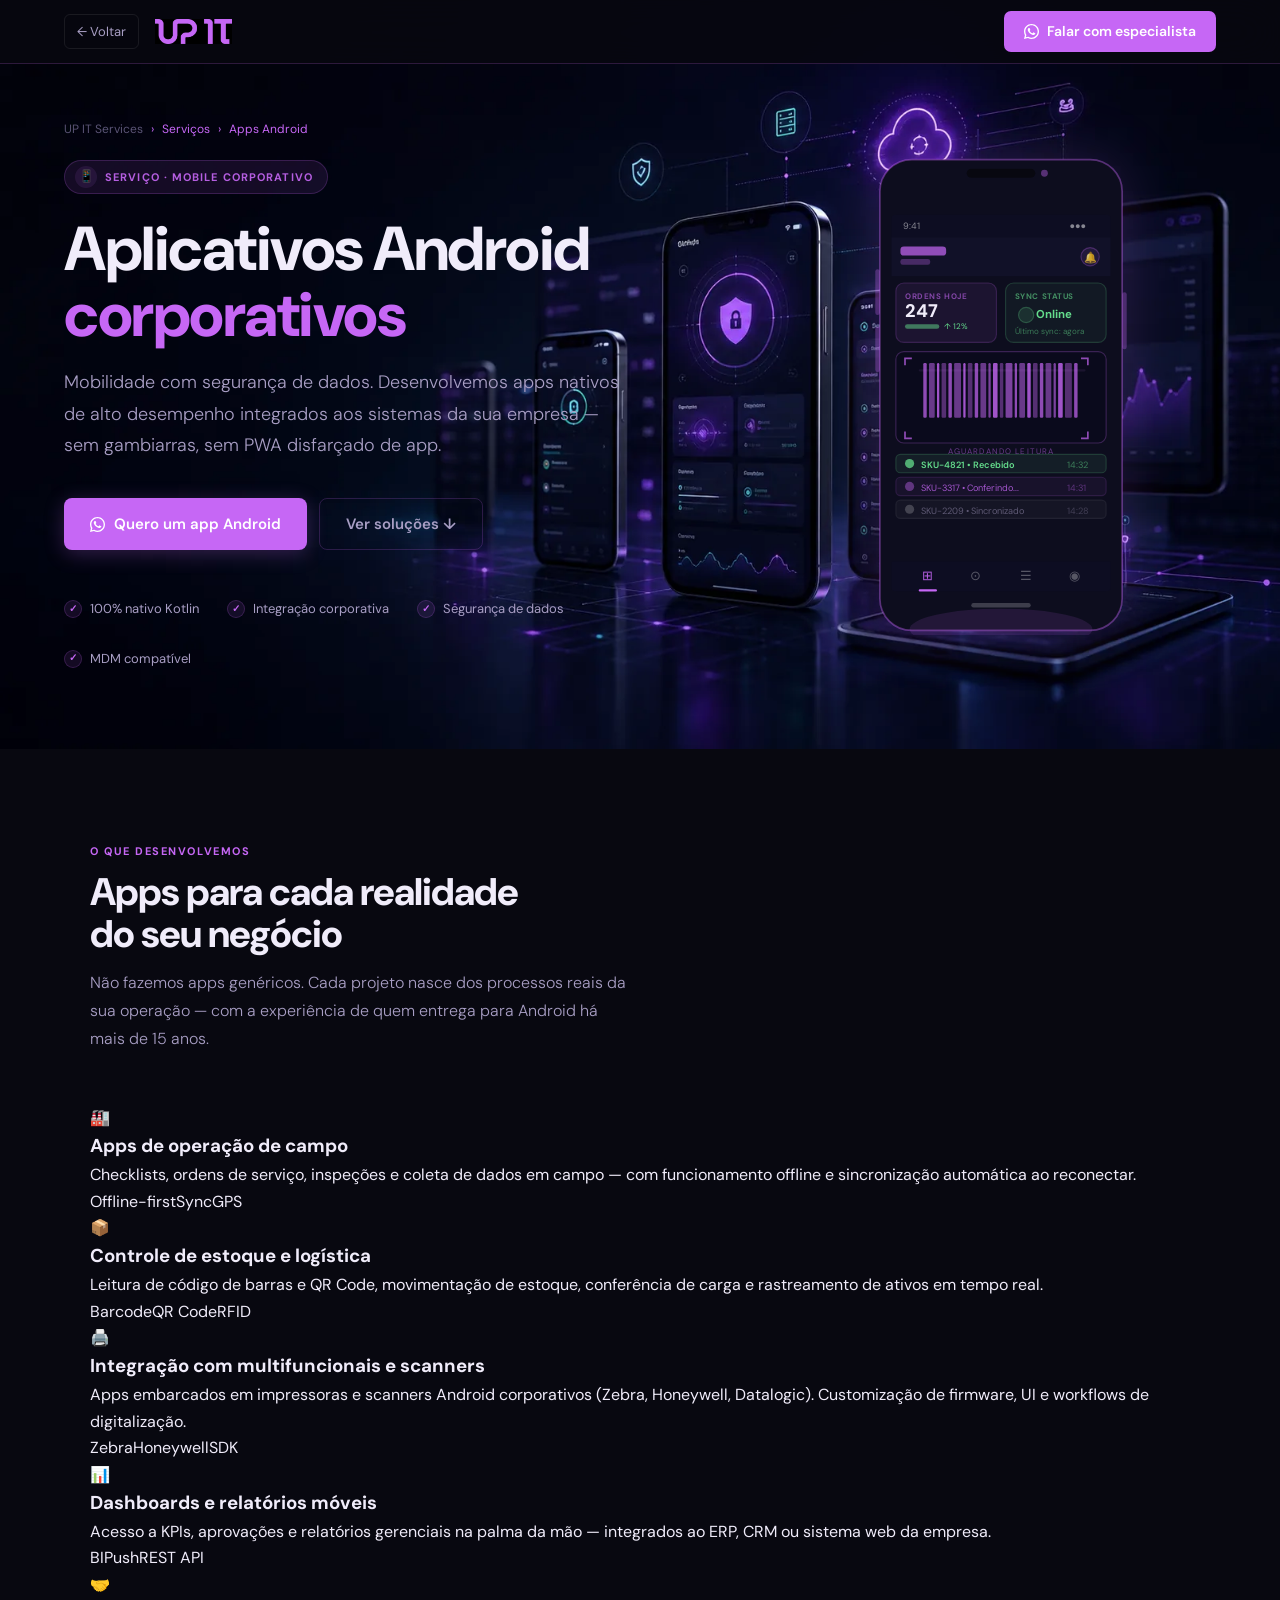
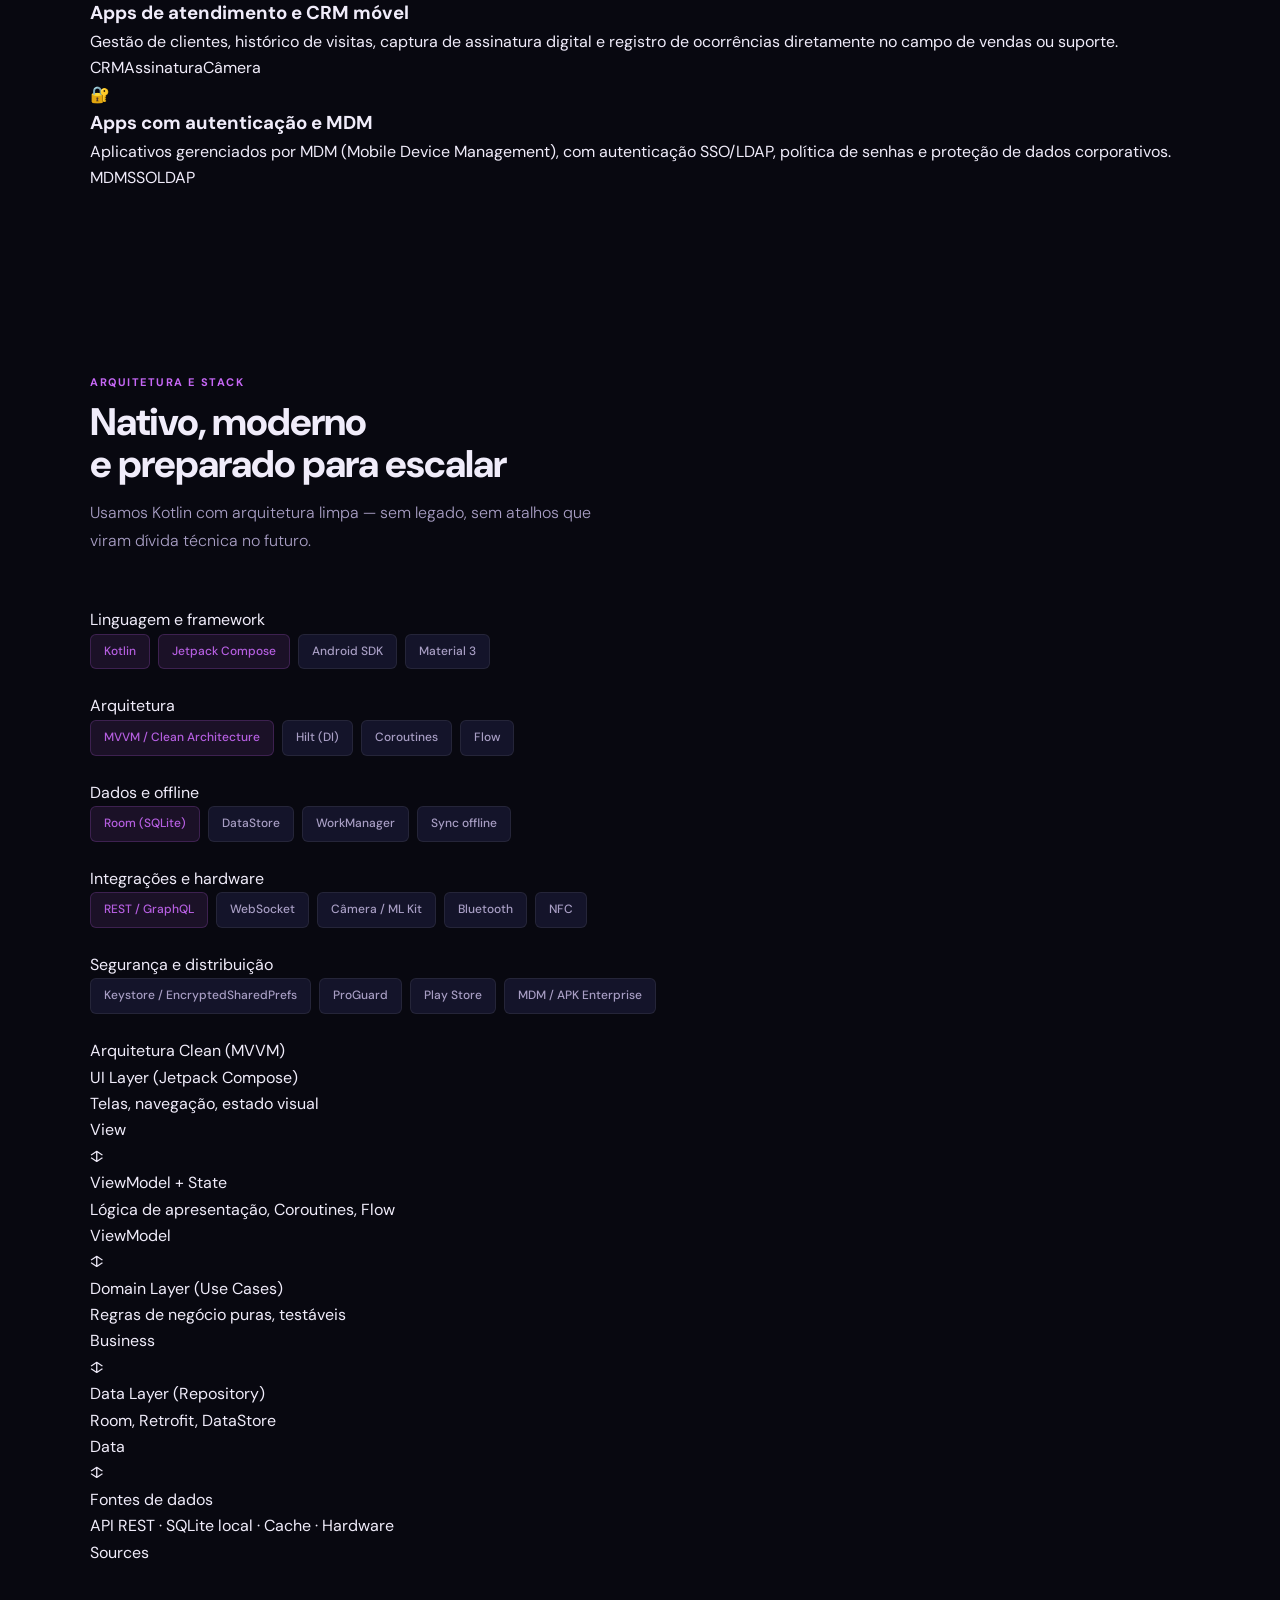
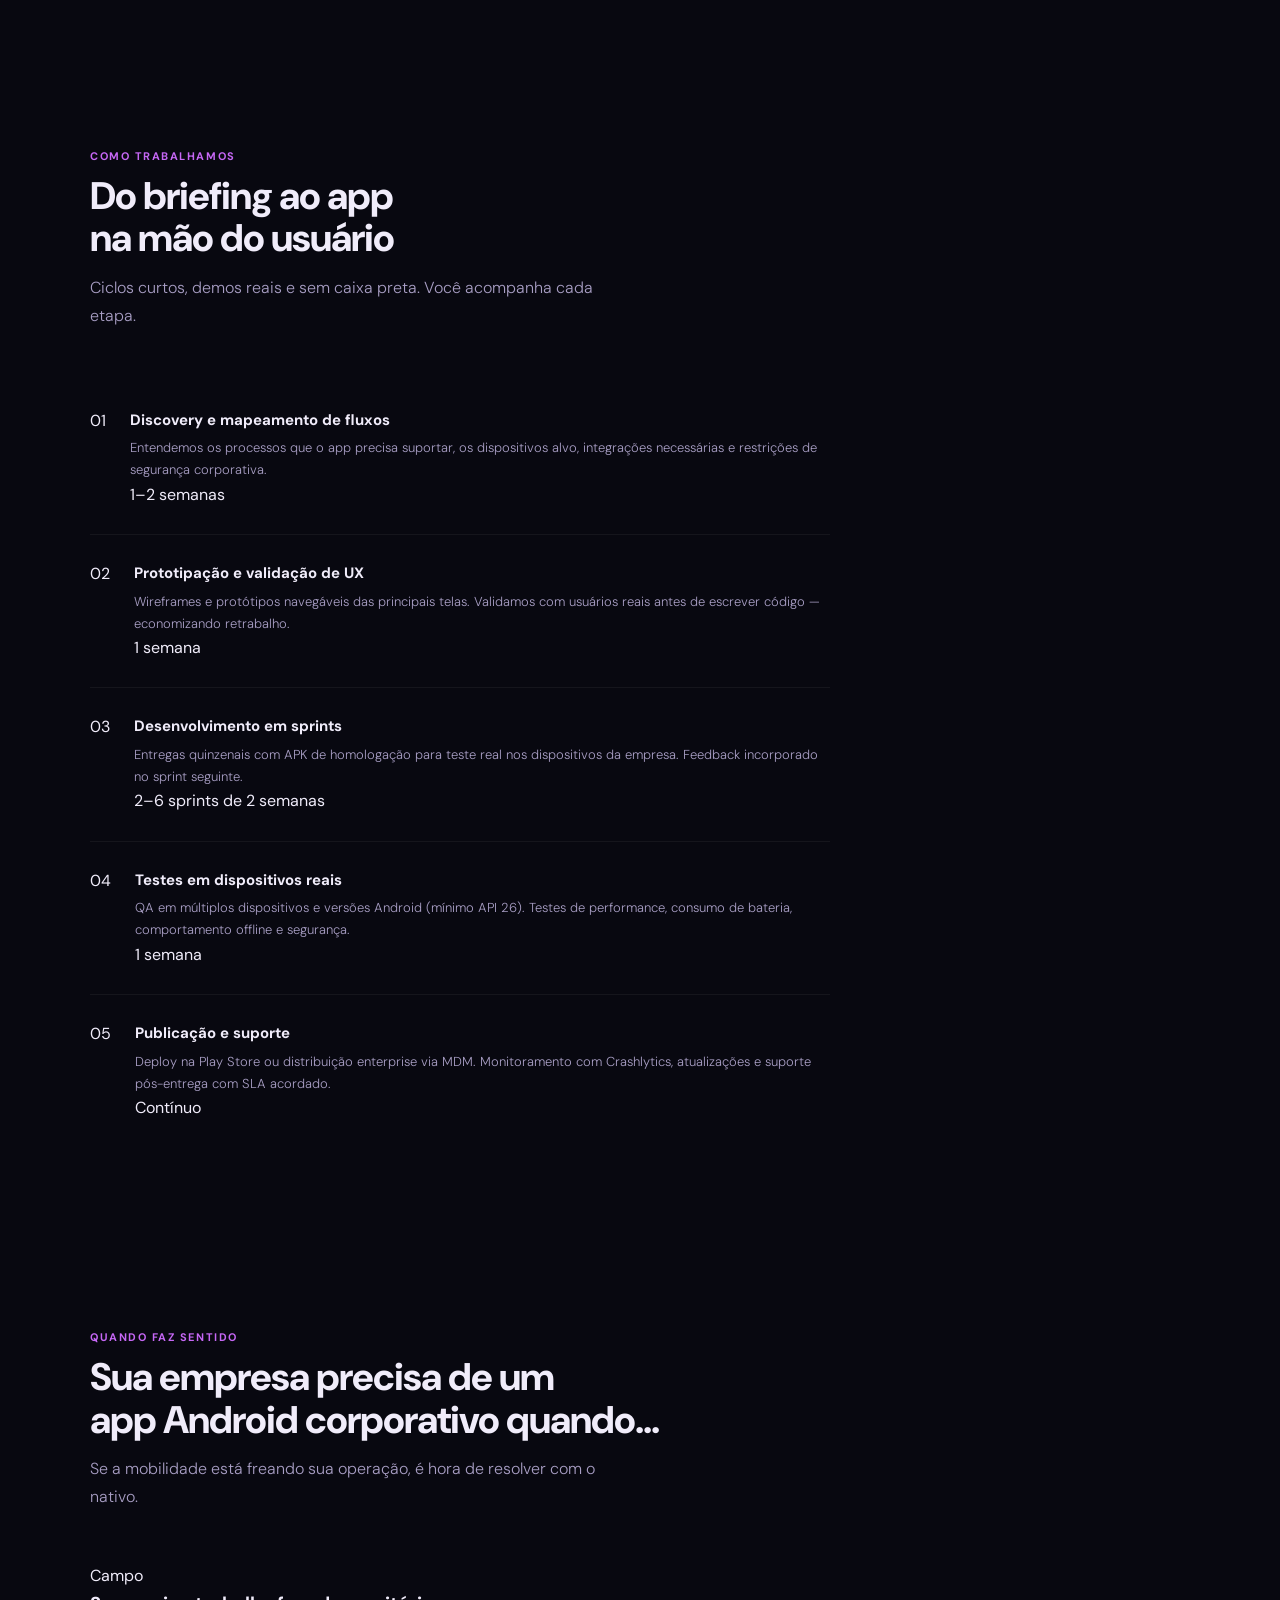
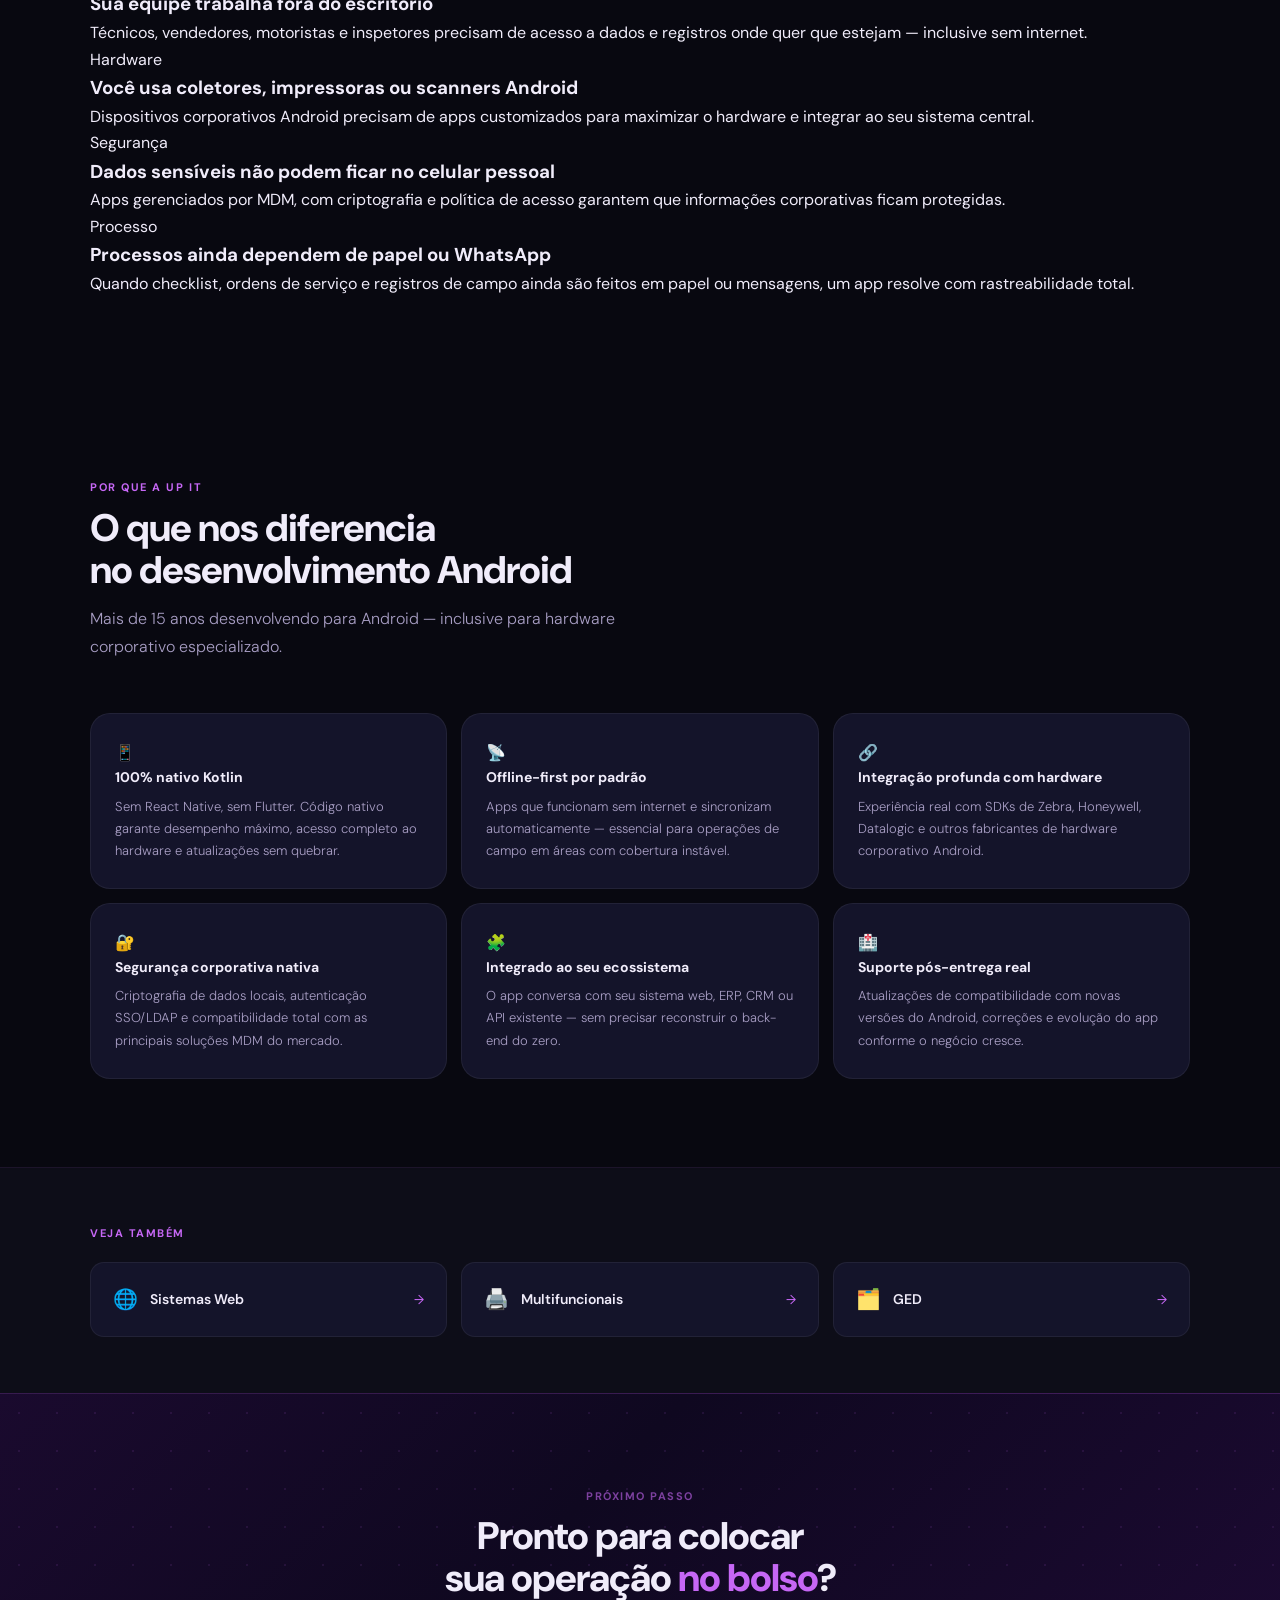
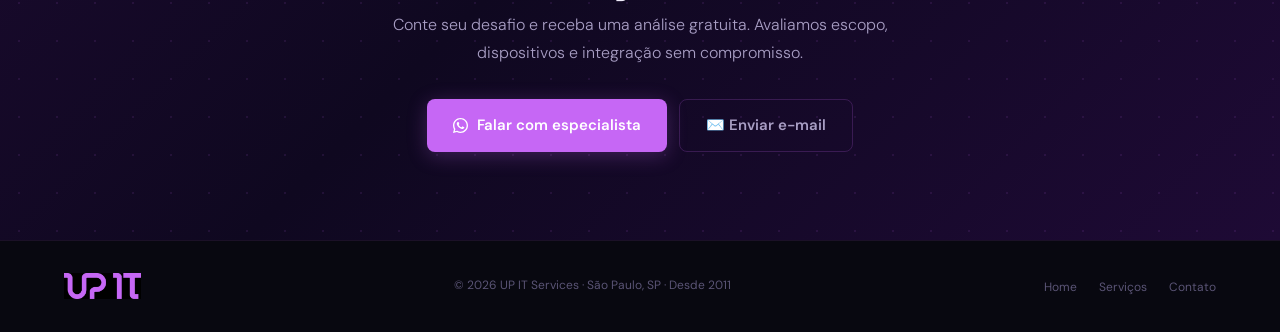
<file: upit-android.html>
<!DOCTYPE html>
<html lang="pt-BR">

<head>
  <meta charset="UTF-8">
  <meta name="viewport" content="width=device-width, initial-scale=1.0">
  <title>Aplicativos Android Corporativos — UP IT Services</title>
  <meta name="description"
    content="Apps Android nativos com segurança de dados, integração corporativa e alto desempenho. Desde 2011 desenvolvendo mobilidade real para empresas.">
<link rel="canonical" href="https://www.upitservices.com.br/upit-android.html">
<link rel="icon" href="/favicon.svg" type="image/svg+xml">
<meta property="og:type" content="website">
<meta property="og:title" content="Aplicativos Android Corporativos — UP IT Services">
<meta property="og:description" content="Apps Android nativos com segurança de dados, integração corporativa e alto desempenho. Desde 2011 desenvolvendo mobilidade real para empresas.">
<meta property="og:url" content="https://www.upitservices.com.br/upit-android.html">
<meta property="og:image" content="https://www.upitservices.com.br/assets/hero-android-bg.webp">
<meta name="twitter:card" content="summary_large_image">
<meta name="twitter:title" content="Aplicativos Android Corporativos — UP IT Services">
<meta name="twitter:description" content="Apps Android nativos com segurança de dados, integração corporativa e alto desempenho. Desde 2011 desenvolvendo mobilidade real para empresas.">
<meta name="twitter:image" content="https://www.upitservices.com.br/assets/hero-android-bg.webp">

  <link rel="preconnect" href="https://fonts.googleapis.com">
  <link rel="preconnect" href="https://fonts.gstatic.com" crossorigin>
  <link rel="preload" href="assets/hero-android-bg.webp" as="image" fetchpriority="high">
<link rel="preload" href="https://fonts.googleapis.com/css2?family=DM+Sans:opsz,wght@9..40,300;9..40,400;9..40,500;9..40,600;9..40,700;9..40,800&display=swap" as="style" onload="this.onload=null;this.rel='stylesheet'">
<noscript><link href="https://fonts.googleapis.com/css2?family=DM+Sans:opsz,wght@9..40,300;9..40,400;9..40,500;9..40,600;9..40,700;9..40,800&display=swap" rel="stylesheet"></noscript>
  <link rel="stylesheet" href="/styles.css">
<style>
:root{--hero-bg-full:url('assets/hero-android-bg.webp') center/cover no-repeat;}
.also {
      background: var(--bg2);
      padding: 56px clamp(20px, 5vw, 72px);
      border-top: 1px solid rgba(198, 103, 245, .08)
    }

    .also-inner {
      max-width: 1100px;
      margin: 0 auto
    }

    .also-label {
      font-size: 11px;
      font-weight: 700;
      letter-spacing: .14em;
      text-transform: uppercase;
      color: var(--pu);
      margin-bottom: 20px;
      display: block
    }

    .also-grid {
      display: flex;
      gap: 14px;
      flex-wrap: wrap
    }

    .also-card {
      flex: 1;
      min-width: 200px;
      background: var(--card);
      border: 1px solid rgba(255, 255, 255, .06);
      border-radius: 14px;
      padding: 20px 22px;
      text-decoration: none;
      display: flex;
      align-items: center;
      gap: 12px;
      transition: border-color .2s, transform .2s
    }

    .also-card:hover {
      border-color: var(--pu-border);
      transform: translateY(-2px)
    }

    .also-icon {
      font-size: 20px;
      flex-shrink: 0
    }

    .also-name {
      font-size: 14px;
      font-weight: 600;
      color: var(--t1)
    }

    .also-arr {
      font-size: 13px;
      color: var(--pu);
      margin-left: auto
    }


    .hero {
      min-height: 80vh;
      display: flex;
      align-items: center;
      padding: 120px clamp(20px, 5vw, 72px) 80px;
      position: relative;
      overflow: hidden
    }

    .hero-inner {
      position: relative;
      z-index: 2;
      max-width: 1200px;
      width: 100%;
      margin: 0 auto;
      display: grid;
      grid-template-columns: minmax(0, 1fr) 430px;
      gap: 72px;
      align-items: center
    }

    /* android hero visual */
    .hero-and-visual {
      position: relative;
      z-index: 2;
      pointer-events: none;
      width: 100%;
      display: flex;
      justify-content: center
    }

    @media(max-width:900px) {
      .hero-inner {
        grid-template-columns: 1fr;
        gap: 48px
      }

      .hero-and-visual {
        display: none
      }
    }

    .and-svg-wrap {
      width: min(100%, 350px);
      filter: drop-shadow(0 0 28px rgba(198, 103, 245, .18));
      animation: andfloat 4.5s ease-in-out infinite
    }

    .and-svg-wrap svg {
      width: 100%;
      height: 480px;
      display: block
    }

    @keyframes andfloat {

      0%,
      100% {
        transform: translateY(0)
      }

      50% {
        transform: translateY(-10px)
      }
    }
</style>
</head>

<body>

  <nav>
    <div class="nav-left">
      <a href="upit-landingpage-v3.html" class="nav-back">← Voltar</a>
      <a href="upit-landingpage-v3.html">
        <img
          src="[data-uri]"
          alt="UP IT Services" style="height:26px;width:auto;display:block;object-fit:contain">
      </a>
    </div>
    <a href="https://wa.me/5511992052669?text=Olá%2C+Up+It!+Tenho+interesse+em+Aplicativos+Android." class="nav-cta" aria-label="Falar com a UP IT Services pelo WhatsApp"
      target="_blank" rel="noopener noreferrer">
      <svg class="ico-wa" viewBox="0 0 24 24">
        <path
          d="M17.472 14.382c-.297-.149-1.758-.867-2.03-.967-.273-.099-.471-.148-.67.15-.197.297-.767.966-.94 1.164-.173.199-.347.223-.644.075-.297-.15-1.255-.463-2.39-1.475-.883-.788-1.48-1.761-1.653-2.059-.173-.297-.018-.458.13-.606.134-.133.298-.347.446-.52.149-.174.198-.298.298-.497.099-.198.05-.371-.025-.52-.075-.149-.669-1.612-.916-2.207-.242-.579-.487-.5-.669-.51-.173-.008-.371-.01-.57-.01-.198 0-.52.074-.792.372-.272.297-1.04 1.016-1.04 2.479 0 1.462 1.065 2.875 1.213 3.074.149.198 2.096 3.2 5.077 4.487.709.306 1.262.489 1.694.625.712.227 1.36.195 1.871.118.571-.085 1.758-.719 2.006-1.413.248-.694.248-1.289.173-1.413-.074-.124-.272-.198-.57-.347zM12 0C5.373 0 0 5.373 0 12c0 2.117.554 4.103 1.523 5.83L0 24l6.335-1.661A11.945 11.945 0 0012 24c6.627 0 12-5.373 12-12S18.627 0 12 0zm0 21.818a9.797 9.797 0 01-5.001-1.374l-.358-.213-3.761.986 1.003-3.669-.234-.377A9.795 9.795 0 012.182 12C2.182 6.59 6.59 2.182 12 2.182S21.818 6.59 21.818 12 17.41 21.818 12 21.818z" />
      </svg><span>Falar com especialista</span>
    </a>
  </nav>

  <!-- HERO -->
  <section class="hero">
    <div class="hero-inner">
      <div>
        <div class="breadcrumb">
          <a href="upit-landingpage-v3.html">UP IT Services</a>
          <span>›</span><span>Serviços</span>
          <span>›</span><span>Apps Android</span>
        </div>
        <div class="svc-eyebrow">
          <div class="svc-eyebrow-icon">📱</div>
          <span>Serviço · Mobile Corporativo</span>
        </div>
        <h1>Aplicativos Android<br><span class="pu">corporativos</span></h1>
        <p class="hero-desc">Mobilidade com segurança de dados. Desenvolvemos apps nativos de alto desempenho integrados
          aos sistemas da sua empresa — sem gambiarras, sem PWA disfarçado de app.</p>
        <div class="hero-actions">
          <a href="https://wa.me/5511992052669?text=Olá%2C+Up+It!+Tenho+interesse+em+Aplicativos+Android."
            class="btn btn-fill" target="_blank" rel="noopener noreferrer">
            <svg class="ico-wa" viewBox="0 0 24 24">
              <path
                d="M17.472 14.382c-.297-.149-1.758-.867-2.03-.967-.273-.099-.471-.148-.67.15-.197.297-.767.966-.94 1.164-.173.199-.347.223-.644.075-.297-.15-1.255-.463-2.39-1.475-.883-.788-1.48-1.761-1.653-2.059-.173-.297-.018-.458.13-.606.134-.133.298-.347.446-.52.149-.174.198-.298.298-.497.099-.198.05-.371-.025-.52-.075-.149-.669-1.612-.916-2.207-.242-.579-.487-.5-.669-.51-.173-.008-.371-.01-.57-.01-.198 0-.52.074-.792.372-.272.297-1.04 1.016-1.04 2.479 0 1.462 1.065 2.875 1.213 3.074.149.198 2.096 3.2 5.077 4.487.709.306 1.262.489 1.694.625.712.227 1.36.195 1.871.118.571-.085 1.758-.719 2.006-1.413.248-.694.248-1.289.173-1.413-.074-.124-.272-.198-.57-.347zM12 0C5.373 0 0 5.373 0 12c0 2.117.554 4.103 1.523 5.83L0 24l6.335-1.661A11.945 11.945 0 0012 24c6.627 0 12-5.373 12-12S18.627 0 12 0zm0 21.818a9.797 9.797 0 01-5.001-1.374l-.358-.213-3.761.986 1.003-3.669-.234-.377A9.795 9.795 0 012.182 12C2.182 6.59 6.59 2.182 12 2.182S21.818 6.59 21.818 12 17.41 21.818 12 21.818z" />
            </svg>Quero um app Android
          </a>
          <a href="#tipos" class="btn btn-ghost">Ver soluções ↓</a>
        </div>
        <div class="trust-strip">
          <div class="trust-item">100% nativo Kotlin</div>
          <div class="trust-item">Integração corporativa</div>
          <div class="trust-item">Segurança de dados</div>
          <div class="trust-item">MDM compatível</div>
        </div>
      </div>
      <div class="hero-and-visual" aria-hidden="true">
      <div class="and-svg-wrap">
        <svg width="220" height="420" viewBox="0 0 220 420" fill="none" xmlns="http://www.w3.org/2000/svg">
          <defs>
            <clipPath id="screen-clip">
              <rect x="14" y="52" width="192" height="330" rx="4" />
            </clipPath>
            <filter id="andglow">
              <feGaussianBlur stdDeviation="2.5" result="b" />
              <feMerge>
                <feMergeNode in="b" />
                <feMergeNode in="SourceGraphic" />
              </feMerge>
            </filter>
          </defs>

          <!-- PHONE FRAME -->
          <rect x="4" y="4" width="212" height="412" rx="28" fill="#0d0d1e" stroke="rgba(198,103,245,0.4)"
            stroke-width="1.5" />
          <!-- side buttons -->
          <rect x="0" y="100" width="4" height="40" rx="2" fill="rgba(198,103,245,0.3)" />
          <rect x="0" y="150" width="4" height="40" rx="2" fill="rgba(198,103,245,0.3)" />
          <rect x="216" y="120" width="4" height="50" rx="2" fill="rgba(198,103,245,0.3)" />
          <!-- notch -->
          <rect x="80" y="12" width="60" height="8" rx="4" fill="#080810" />
          <circle cx="148" cy="16" r="3" fill="rgba(198,103,245,0.4)" />

          <!-- SCREEN BACKGROUND -->


          <!-- STATUS BAR -->
          <rect x="14" y="52" width="192" height="20" fill="#0d0d22" clip-path="url(#screen-clip)" />
          <text x="24" y="65" font-size="8" fill="rgba(255,255,255,0.5)" font-family="DM Sans,sans-serif">9:41</text>
          <text x="170" y="65" font-size="8" fill="rgba(255,255,255,0.5)" font-family="DM Sans,sans-serif">●●●</text>

          <!-- APP TOPBAR -->
          <rect x="14" y="72" width="192" height="34" fill="#111128" clip-path="url(#screen-clip)" />
          <rect x="22" y="80" width="40" height="8" rx="3" fill="rgba(198,103,245,0.7)" />
          <rect x="22" y="91" width="26" height="5" rx="2" fill="rgba(198,103,245,0.3)" />
          <!-- notification bell animated -->
          <circle cx="188" cy="89" r="8" fill="rgba(198,103,245,0.1)" stroke="rgba(198,103,245,0.3)" stroke-width="1">
            <animate attributeName="opacity" values="1;0.4;1" dur="2s" repeatCount="indefinite" />
          </circle>
          <text x="188" y="93" font-size="9" fill="rgba(198,103,245,0.8)" font-family="DM Sans,sans-serif"
            text-anchor="middle">🔔</text>

          <!-- CONTENT AREA -->
          <!-- KPI CARDS ROW -->
          <rect x="18" y="112" width="88" height="52" rx="7" fill="rgba(198,103,245,0.08)"
            stroke="rgba(198,103,245,0.2)" stroke-width="1" />
          <text x="26" y="126" font-size="7" fill="rgba(198,103,245,0.6)" font-family="DM Sans,sans-serif"
            font-weight="700" letter-spacing="0.5">ORDENS HOJE</text>
          <text x="26" y="142" font-size="16" fill="#f0ecfa" font-family="DM Sans,sans-serif"
            font-weight="800">247</text>
          <rect x="26" y="148" width="30" height="4" rx="2" fill="rgba(100,220,140,0.5)" />
          <text x="60" y="152" font-size="7" fill="#64dc8c" font-family="DM Sans,sans-serif">↑ 12%</text>

          <rect x="114" y="112" width="88" height="52" rx="7" fill="rgba(100,220,140,0.06)"
            stroke="rgba(100,220,140,0.2)" stroke-width="1" />
          <text x="122" y="126" font-size="7" fill="rgba(100,220,140,0.6)" font-family="DM Sans,sans-serif"
            font-weight="700" letter-spacing="0.5">SYNC STATUS</text>
          <circle cx="132" cy="140" r="5" fill="rgba(100,220,140,0.2)" stroke="rgba(100,220,140,0.5)" stroke-width="1">
            <animate attributeName="r" values="5;7;5" dur="1.5s" repeatCount="indefinite" />
            <animate attributeName="opacity" values="1;0.5;1" dur="1.5s" repeatCount="indefinite" />
          </circle>
          <text x="141" y="143" font-size="10" fill="#64dc8c" font-family="DM Sans,sans-serif"
            font-weight="700">Online</text>
          <text x="122" y="157" font-size="7" fill="rgba(100,220,140,0.5)" font-family="DM Sans,sans-serif">Último sync:
            agora</text>

          <!-- SCANNER AREA -->
          <rect x="18" y="172" width="184" height="80" rx="7" fill="rgba(10,10,28,0.9)" stroke="rgba(198,103,245,0.25)"
            stroke-width="1" />
          <!-- barcode stripes -->
          <rect x="42" y="182" width="3" height="48" rx="1" fill="rgba(198,103,245,0.7)" />
          <rect x="47" y="182" width="5" height="48" rx="1" fill="rgba(198,103,245,0.5)" />
          <rect x="54" y="182" width="2" height="48" rx="1" fill="rgba(198,103,245,0.8)" />
          <rect x="58" y="182" width="4" height="48" rx="1" fill="rgba(198,103,245,0.4)" />
          <rect x="64" y="182" width="3" height="48" rx="1" fill="rgba(198,103,245,0.7)" />
          <rect x="69" y="182" width="6" height="48" rx="1" fill="rgba(198,103,245,0.5)" />
          <rect x="77" y="182" width="2" height="48" rx="1" fill="rgba(198,103,245,0.8)" />
          <rect x="81" y="182" width="4" height="48" rx="1" fill="rgba(198,103,245,0.4)" />
          <rect x="87" y="182" width="3" height="48" rx="1" fill="rgba(198,103,245,0.7)" />
          <rect x="92" y="182" width="5" height="48" rx="1" fill="rgba(198,103,245,0.5)" />
          <rect x="99" y="182" width="2" height="48" rx="1" fill="rgba(198,103,245,0.6)" />
          <rect x="103" y="182" width="4" height="48" rx="1" fill="rgba(198,103,245,0.8)" />
          <rect x="109" y="182" width="3" height="48" rx="1" fill="rgba(198,103,245,0.4)" />
          <rect x="114" y="182" width="6" height="48" rx="1" fill="rgba(198,103,245,0.6)" />
          <rect x="122" y="182" width="2" height="48" rx="1" fill="rgba(198,103,245,0.7)" />
          <rect x="126" y="182" width="5" height="48" rx="1" fill="rgba(198,103,245,0.5)" />
          <rect x="133" y="182" width="3" height="48" rx="1" fill="rgba(198,103,245,0.8)" />
          <rect x="138" y="182" width="4" height="48" rx="1" fill="rgba(198,103,245,0.4)" />
          <rect x="144" y="182" width="3" height="48" rx="1" fill="rgba(198,103,245,0.7)" />
          <rect x="149" y="182" width="5" height="48" rx="1" fill="rgba(198,103,245,0.5)" />
          <rect x="156" y="182" width="2" height="48" rx="1" fill="rgba(198,103,245,0.6)" />
          <rect x="160" y="182" width="4" height="48" rx="1" fill="rgba(198,103,245,0.8)" />
          <rect x="166" y="182" width="6" height="48" rx="1" fill="rgba(198,103,245,0.4)" />
          <rect x="174" y="182" width="3" height="48" rx="1" fill="rgba(198,103,245,0.7)" />
          <!-- scanner laser line animated -->
          <rect x="38" y="205" width="146" height="2" rx="1" fill="rgba(198,103,245,0)" opacity="0">
            <animate attributeName="y" values="182;228;182" dur="2s" repeatCount="indefinite" />
            <animate attributeName="opacity" values="0;0.9;0" dur="2s" repeatCount="indefinite" />
            <animate attributeName="fill" values="rgba(198,103,245,0.9);rgba(100,220,140,0.9);rgba(198,103,245,0.9)"
              dur="2s" repeatCount="indefinite" />
          </rect>
          <!-- corner brackets -->
          <path d="M26 184 L26 178 L32 178" stroke="rgba(198,103,245,0.7)" stroke-width="1.5" fill="none" />
          <path d="M186 184 L186 178 L180 178" stroke="rgba(198,103,245,0.7)" stroke-width="1.5" fill="none" />
          <path d="M26 242 L26 248 L32 248" stroke="rgba(198,103,245,0.7)" stroke-width="1.5" fill="none" />
          <path d="M186 242 L186 248 L180 248" stroke="rgba(198,103,245,0.7)" stroke-width="1.5" fill="none" />
          <text x="110" y="262" font-size="7" fill="rgba(198,103,245,0.5)" font-family="DM Sans,sans-serif"
            text-anchor="middle" letter-spacing="1">AGUARDANDO LEITURA</text>

          <!-- ACTIVITY LIST -->
          <rect x="18" y="262" width="184" height="16" rx="4" fill="rgba(100,220,140,0.08)"
            stroke="rgba(100,220,140,0.2)" stroke-width="1" />
          <circle cx="30" cy="270" r="4" fill="#64dc8c">
            <animate attributeName="opacity" values="1;0.3;1" dur="1.8s" repeatCount="indefinite" />
          </circle>
          <text x="40" y="274" font-size="8" fill="#64dc8c" font-family="DM Sans,sans-serif" font-weight="600">SKU-4821
            • Recebido</text>
          <text x="168" y="274" font-size="8" fill="rgba(100,220,140,0.5)" font-family="DM Sans,sans-serif">14:32</text>

          <rect x="18" y="282" width="184" height="16" rx="4" fill="rgba(198,103,245,0.06)"
            stroke="rgba(198,103,245,0.15)" stroke-width="1" />
          <circle cx="30" cy="290" r="4" fill="rgba(198,103,245,0.6)">
            <animate attributeName="opacity" values="1;0.3;1" dur="2.2s" begin="0.4s" repeatCount="indefinite" />
          </circle>
          <text x="40" y="294" font-size="8" fill="rgba(198,103,245,0.8)" font-family="DM Sans,sans-serif">SKU-3317 •
            Conferindo...</text>
          <text x="168" y="294" font-size="8" fill="rgba(198,103,245,0.4)" font-family="DM Sans,sans-serif">14:31</text>

          <rect x="18" y="302" width="184" height="16" rx="4" fill="rgba(255,255,255,0.03)"
            stroke="rgba(255,255,255,0.07)" stroke-width="1" />
          <circle cx="30" cy="310" r="4" fill="rgba(255,255,255,0.2)" />
          <text x="40" y="314" font-size="8" fill="rgba(168,158,196,0.5)" font-family="DM Sans,sans-serif">SKU-2209 •
            Sincronizado</text>
          <text x="168" y="314" font-size="8" fill="rgba(168,158,196,0.3)" font-family="DM Sans,sans-serif">14:28</text>

          <!-- BOTTOM NAV BAR -->
          <rect x="14" y="356" width="192" height="26" fill="#0d0d22" clip-path="url(#screen-clip)" />
          <text x="46" y="372" font-size="11" fill="rgba(198,103,245,0.9)" font-family="DM Sans,sans-serif"
            text-anchor="middle">⊞</text>
          <text x="88" y="372" font-size="11" fill="rgba(255,255,255,0.3)" font-family="DM Sans,sans-serif"
            text-anchor="middle">⊙</text>
          <text x="132" y="372" font-size="11" fill="rgba(255,255,255,0.3)" font-family="DM Sans,sans-serif"
            text-anchor="middle">☰</text>
          <text x="174" y="372" font-size="11" fill="rgba(255,255,255,0.3)" font-family="DM Sans,sans-serif"
            text-anchor="middle">◉</text>
          <!-- active indicator -->
          <rect x="38" y="380" width="16" height="2" rx="1" fill="var(--pu)" />

          <!-- home indicator -->
          <rect x="84" y="392" width="52" height="4" rx="2" fill="rgba(255,255,255,0.2)" />

          <!-- glow base -->
          <ellipse cx="110" cy="415" rx="80" ry="18" fill="rgba(198,103,245,0.12)" />
        </svg>
      </div>
    </div>
  </section>

  <!-- TIPOS DE APP -->
  <section class="types" id="tipos">
    <div class="smax">
      <span class="eyebrow reveal">O que desenvolvemos</span>
      <h2 class="reveal">Apps para cada realidade<br>do seu negócio</h2>
      <p class="slead reveal">Não fazemos apps genéricos. Cada projeto nasce dos processos reais da sua operação — com a
        experiência de quem entrega para Android há mais de 15 anos.</p>
      <div class="types-grid">
        <div class="type-card reveal">
          <div class="type-icon">🏭</div>
          <h3>Apps de operação de campo</h3>
          <p>Checklists, ordens de serviço, inspeções e coleta de dados em campo — com funcionamento offline e
            sincronização automática ao reconectar.</p>
          <div class="type-tags"><span class="type-tag">Offline-first</span><span class="type-tag">Sync</span><span
              class="type-tag">GPS</span></div>
        </div>
        <div class="type-card reveal" style="transition-delay:.07s">
          <div class="type-icon">📦</div>
          <h3>Controle de estoque e logística</h3>
          <p>Leitura de código de barras e QR Code, movimentação de estoque, conferência de carga e rastreamento de
            ativos em tempo real.</p>
          <div class="type-tags"><span class="type-tag">Barcode</span><span class="type-tag">QR Code</span><span
              class="type-tag">RFID</span></div>
        </div>
        <div class="type-card reveal" style="transition-delay:.14s">
          <div class="type-icon">🖨️</div>
          <h3>Integração com multifuncionais e scanners</h3>
          <p>Apps embarcados em impressoras e scanners Android corporativos (Zebra, Honeywell, Datalogic). Customização
            de firmware, UI e workflows de digitalização.</p>
          <div class="type-tags"><span class="type-tag">Zebra</span><span class="type-tag">Honeywell</span><span
              class="type-tag">SDK</span></div>
        </div>
        <div class="type-card reveal" style="transition-delay:.21s">
          <div class="type-icon">📊</div>
          <h3>Dashboards e relatórios móveis</h3>
          <p>Acesso a KPIs, aprovações e relatórios gerenciais na palma da mão — integrados ao ERP, CRM ou sistema web
            da empresa.</p>
          <div class="type-tags"><span class="type-tag">BI</span><span class="type-tag">Push</span><span
              class="type-tag">REST API</span></div>
        </div>
        <div class="type-card reveal" style="transition-delay:.28s">
          <div class="type-icon">🤝</div>
          <h3>Apps de atendimento e CRM móvel</h3>
          <p>Gestão de clientes, histórico de visitas, captura de assinatura digital e registro de ocorrências
            diretamente no campo de vendas ou suporte.</p>
          <div class="type-tags"><span class="type-tag">CRM</span><span class="type-tag">Assinatura</span><span
              class="type-tag">Câmera</span></div>
        </div>
        <div class="type-card reveal" style="transition-delay:.35s">
          <div class="type-icon">🔐</div>
          <h3>Apps com autenticação e MDM</h3>
          <p>Aplicativos gerenciados por MDM (Mobile Device Management), com autenticação SSO/LDAP, política de senhas e
            proteção de dados corporativos.</p>
          <div class="type-tags"><span class="type-tag">MDM</span><span class="type-tag">SSO</span><span
              class="type-tag">LDAP</span></div>
        </div>
      </div>
    </div>
  </section>

  <!-- ARQUITETURA + STACK -->
  <section class="arch-sec">
    <div class="smax">
      <span class="eyebrow reveal">Arquitetura e stack</span>
      <h2 class="reveal">Nativo, moderno<br>e preparado para escalar</h2>
      <p class="slead reveal">Usamos Kotlin com arquitetura limpa — sem legado, sem atalhos que viram dívida técnica no
        futuro.</p>
      <div class="arch-cols">
        <div class="reveal">
          <div class="tech-group">
            <div class="tech-group-label">Linguagem e framework</div>
            <div class="tech-pills">
              <span class="tpill h">Kotlin</span><span class="tpill h">Jetpack Compose</span>
              <span class="tpill">Android SDK</span><span class="tpill">Material 3</span>
            </div>
          </div>
          <div class="tech-group">
            <div class="tech-group-label">Arquitetura</div>
            <div class="tech-pills">
              <span class="tpill h">MVVM / Clean Architecture</span>
              <span class="tpill">Hilt (DI)</span><span class="tpill">Coroutines</span><span class="tpill">Flow</span>
            </div>
          </div>
          <div class="tech-group">
            <div class="tech-group-label">Dados e offline</div>
            <div class="tech-pills">
              <span class="tpill h">Room (SQLite)</span><span class="tpill">DataStore</span>
              <span class="tpill">WorkManager</span><span class="tpill">Sync offline</span>
            </div>
          </div>
          <div class="tech-group">
            <div class="tech-group-label">Integrações e hardware</div>
            <div class="tech-pills">
              <span class="tpill h">REST / GraphQL</span><span class="tpill">WebSocket</span>
              <span class="tpill">Câmera / ML Kit</span><span class="tpill">Bluetooth</span><span
                class="tpill">NFC</span>
            </div>
          </div>
          <div class="tech-group">
            <div class="tech-group-label">Segurança e distribuição</div>
            <div class="tech-pills">
              <span class="tpill">Keystore / EncryptedSharedPrefs</span>
              <span class="tpill">ProGuard</span><span class="tpill">Play Store</span><span class="tpill">MDM / APK
                Enterprise</span>
            </div>
          </div>
        </div>
        <div class="reveal" style="transition-delay:.1s">
          <div class="arch-card">
            <div class="arch-card-title">Arquitetura Clean (MVVM)</div>
            <div class="layer la">
              <div class="layer-bar"></div>
              <div style="flex:1">
                <div class="layer-name">UI Layer (Jetpack Compose)</div>
                <div class="layer-desc">Telas, navegação, estado visual</div>
              </div>
              <span class="layer-tag">View</span>
            </div>
            <div class="layer-arrow">↕</div>
            <div class="layer lb">
              <div class="layer-bar"></div>
              <div style="flex:1">
                <div class="layer-name">ViewModel + State</div>
                <div class="layer-desc">Lógica de apresentação, Coroutines, Flow</div>
              </div>
              <span class="layer-tag">ViewModel</span>
            </div>
            <div class="layer-arrow">↕</div>
            <div class="layer lc">
              <div class="layer-bar"></div>
              <div style="flex:1">
                <div class="layer-name">Domain Layer (Use Cases)</div>
                <div class="layer-desc">Regras de negócio puras, testáveis</div>
              </div>
              <span class="layer-tag">Business</span>
            </div>
            <div class="layer-arrow">↕</div>
            <div class="layer ld">
              <div class="layer-bar"></div>
              <div style="flex:1">
                <div class="layer-name">Data Layer (Repository)</div>
                <div class="layer-desc">Room, Retrofit, DataStore</div>
              </div>
              <span class="layer-tag">Data</span>
            </div>
            <div class="layer-arrow">↕</div>
            <div class="layer le">
              <div class="layer-bar"></div>
              <div style="flex:1">
                <div class="layer-name">Fontes de dados</div>
                <div class="layer-desc">API REST · SQLite local · Cache · Hardware</div>
              </div>
              <span class="layer-tag">Sources</span>
            </div>
          </div>
        </div>
      </div>
    </div>
  </section>

  <!-- PROCESSO -->
  <section class="process" id="processo">
    <div class="smax">
      <span class="eyebrow reveal">Como trabalhamos</span>
      <h2 class="reveal">Do briefing ao app<br>na mão do usuário</h2>
      <p class="slead reveal">Ciclos curtos, demos reais e sem caixa preta. Você acompanha cada etapa.</p>
      <div class="process-steps">
        <div class="pstep reveal">
          <div class="pstep-num">01</div>
          <div>
            <h3>Discovery e mapeamento de fluxos</h3>
            <p>Entendemos os processos que o app precisa suportar, os dispositivos alvo, integrações necessárias e
              restrições de segurança corporativa.</p>
            <span class="pstep-tag">1–2 semanas</span>
          </div>
        </div>
        <div class="pstep reveal" style="transition-delay:.07s">
          <div class="pstep-num">02</div>
          <div>
            <h3>Prototipação e validação de UX</h3>
            <p>Wireframes e protótipos navegáveis das principais telas. Validamos com usuários reais antes de escrever
              código — economizando retrabalho.</p>
            <span class="pstep-tag">1 semana</span>
          </div>
        </div>
        <div class="pstep reveal" style="transition-delay:.14s">
          <div class="pstep-num">03</div>
          <div>
            <h3>Desenvolvimento em sprints</h3>
            <p>Entregas quinzenais com APK de homologação para teste real nos dispositivos da empresa. Feedback
              incorporado no sprint seguinte.</p>
            <span class="pstep-tag">2–6 sprints de 2 semanas</span>
          </div>
        </div>
        <div class="pstep reveal" style="transition-delay:.21s">
          <div class="pstep-num">04</div>
          <div>
            <h3>Testes em dispositivos reais</h3>
            <p>QA em múltiplos dispositivos e versões Android (mínimo API 26). Testes de performance, consumo de
              bateria, comportamento offline e segurança.</p>
            <span class="pstep-tag">1 semana</span>
          </div>
        </div>
        <div class="pstep reveal" style="transition-delay:.28s">
          <div class="pstep-num">05</div>
          <div>
            <h3>Publicação e suporte</h3>
            <p>Deploy na Play Store ou distribuição enterprise via MDM. Monitoramento com Crashlytics, atualizações e
              suporte pós-entrega com SLA acordado.</p>
            <span class="pstep-tag">Contínuo</span>
          </div>
        </div>
      </div>
    </div>
  </section>

  <!-- QUANDO USAR -->
  <section class="when">
    <div class="smax">
      <span class="eyebrow reveal">Quando faz sentido</span>
      <h2 class="reveal">Sua empresa precisa de um<br>app Android corporativo quando...</h2>
      <p class="slead reveal">Se a mobilidade está freando sua operação, é hora de resolver com o nativo.</p>
      <div class="when-grid">
        <div class="when-card reveal">
          <span class="when-sector">Campo</span>
          <h3>Sua equipe trabalha fora do escritório</h3>
          <p>Técnicos, vendedores, motoristas e inspetores precisam de acesso a dados e registros onde quer que estejam
            — inclusive sem internet.</p>
        </div>
        <div class="when-card reveal" style="transition-delay:.07s">
          <span class="when-sector">Hardware</span>
          <h3>Você usa coletores, impressoras ou scanners Android</h3>
          <p>Dispositivos corporativos Android precisam de apps customizados para maximizar o hardware e integrar ao seu
            sistema central.</p>
        </div>
        <div class="when-card reveal" style="transition-delay:.14s">
          <span class="when-sector">Segurança</span>
          <h3>Dados sensíveis não podem ficar no celular pessoal</h3>
          <p>Apps gerenciados por MDM, com criptografia e política de acesso garantem que informações corporativas ficam
            protegidas.</p>
        </div>
        <div class="when-card reveal" style="transition-delay:.21s">
          <span class="when-sector">Processo</span>
          <h3>Processos ainda dependem de papel ou WhatsApp</h3>
          <p>Quando checklist, ordens de serviço e registros de campo ainda são feitos em papel ou mensagens, um app
            resolve com rastreabilidade total.</p>
        </div>
      </div>
    </div>
  </section>

  <!-- DIFERENCIAIS -->
  <section class="diffs">
    <div class="smax">
      <span class="eyebrow reveal">Por que a UP IT</span>
      <h2 class="reveal">O que nos diferencia<br>no desenvolvimento Android</h2>
      <p class="slead reveal">Mais de 15 anos desenvolvendo para Android — inclusive para hardware corporativo
        especializado.</p>
      <div class="diffs-grid">
        <div class="diff-card reveal">
          <div class="diff-icon">📱</div>
          <h3>100% nativo Kotlin</h3>
          <p>Sem React Native, sem Flutter. Código nativo garante desempenho máximo, acesso completo ao hardware e
            atualizações sem quebrar.</p>
        </div>
        <div class="diff-card reveal" style="transition-delay:.08s">
          <div class="diff-icon">📡</div>
          <h3>Offline-first por padrão</h3>
          <p>Apps que funcionam sem internet e sincronizam automaticamente — essencial para operações de campo em áreas
            com cobertura instável.</p>
        </div>
        <div class="diff-card reveal" style="transition-delay:.16s">
          <div class="diff-icon">🔗</div>
          <h3>Integração profunda com hardware</h3>
          <p>Experiência real com SDKs de Zebra, Honeywell, Datalogic e outros fabricantes de hardware corporativo
            Android.</p>
        </div>
        <div class="diff-card reveal" style="transition-delay:.24s">
          <div class="diff-icon">🔐</div>
          <h3>Segurança corporativa nativa</h3>
          <p>Criptografia de dados locais, autenticação SSO/LDAP e compatibilidade total com as principais soluções MDM
            do mercado.</p>
        </div>
        <div class="diff-card reveal" style="transition-delay:.32s">
          <div class="diff-icon">🧩</div>
          <h3>Integrado ao seu ecossistema</h3>
          <p>O app conversa com seu sistema web, ERP, CRM ou API existente — sem precisar reconstruir o back-end do
            zero.</p>
        </div>
        <div class="diff-card reveal" style="transition-delay:.40s">
          <div class="diff-icon">🏥</div>
          <h3>Suporte pós-entrega real</h3>
          <p>Atualizações de compatibilidade com novas versões do Android, correções e evolução do app conforme o
            negócio cresce.</p>
        </div>
      </div>
    </div>
  </section>

  <!-- CTA FINAL -->
  <div class="also">
    <div class="also-inner">
      <span class="also-label">Veja também</span>
      <div class="also-grid"><a href="upit-sistemas-web.html" class="also-card">
          <span class="also-icon">🌐</span>
          <span class="also-name">Sistemas Web</span>
          <span class="also-arr">→</span>
        </a><a href="upit-multifuncionais.html" class="also-card">
          <span class="also-icon">🖨️</span>
          <span class="also-name">Multifuncionais</span>
          <span class="also-arr">→</span>
        </a><a href="upit-ged.html" class="also-card">
          <span class="also-icon">🗂️</span>
          <span class="also-name">GED</span>
          <span class="also-arr">→</span>
        </a></div>
    </div>
  </div>
  <div class="cta-final">
    <div class="cta-inner">
      <span class="eyebrow" style="color:rgba(198,103,245,.6)">Próximo passo</span>
      <h2>Pronto para colocar<br>sua operação <span class="pu">no bolso</span>?</h2>
      <p>Conte seu desafio e receba uma análise gratuita. Avaliamos escopo, dispositivos e integração sem compromisso.
      </p>
      <div class="cta-actions">
        <a href="https://wa.me/5511992052669?text=Olá%2C+Up+It!+Tenho+interesse+em+Aplicativos+Android."
          class="btn btn-fill" target="_blank" rel="noopener noreferrer">
          <svg class="ico-wa" viewBox="0 0 24 24">
            <path
              d="M17.472 14.382c-.297-.149-1.758-.867-2.03-.967-.273-.099-.471-.148-.67.15-.197.297-.767.966-.94 1.164-.173.199-.347.223-.644.075-.297-.15-1.255-.463-2.39-1.475-.883-.788-1.48-1.761-1.653-2.059-.173-.297-.018-.458.13-.606.134-.133.298-.347.446-.52.149-.174.198-.298.298-.497.099-.198.05-.371-.025-.52-.075-.149-.669-1.612-.916-2.207-.242-.579-.487-.5-.669-.51-.173-.008-.371-.01-.57-.01-.198 0-.52.074-.792.372-.272.297-1.04 1.016-1.04 2.479 0 1.462 1.065 2.875 1.213 3.074.149.198 2.096 3.2 5.077 4.487.709.306 1.262.489 1.694.625.712.227 1.36.195 1.871.118.571-.085 1.758-.719 2.006-1.413.248-.694.248-1.289.173-1.413-.074-.124-.272-.198-.57-.347zM12 0C5.373 0 0 5.373 0 12c0 2.117.554 4.103 1.523 5.83L0 24l6.335-1.661A11.945 11.945 0 0012 24c6.627 0 12-5.373 12-12S18.627 0 12 0zm0 21.818a9.797 9.797 0 01-5.001-1.374l-.358-.213-3.761.986 1.003-3.669-.234-.377A9.795 9.795 0 012.182 12C2.182 6.59 6.59 2.182 12 2.182S21.818 6.59 21.818 12 17.41 21.818 12 21.818z" />
          </svg>Falar com especialista
        </a>
        <a href="mailto:contato@upitservices.com.br" class="btn btn-ghost">✉️ Enviar e-mail</a>
      </div>
    </div>
  </div>

  <footer>
    <img
      src="[data-uri]"
      alt="UP IT Services" style="height:26px;width:auto;display:block;object-fit:contain">
    <p>© 2026 UP IT Services · São Paulo, SP · Desde 2011</p>
    <ul class="flinks">
      <li><a href="upit-landingpage-v3.html">Home</a></li>
      <li><a href="upit-landingpage-v3.html#servicos">Serviços</a></li>
      <li><a href="mailto:contato@upitservices.com.br">Contato</a></li>
    </ul>
  </footer>

  <script>
    const els = document.querySelectorAll('.reveal');
    const obs = new IntersectionObserver(es => es.forEach(e => {
      if (e.isIntersecting) { e.target.classList.add('on'); obs.unobserve(e.target) }
    }), { threshold: .1 });
    els.forEach(el => obs.observe(el));
  </script>
</body>

</html>
</file>
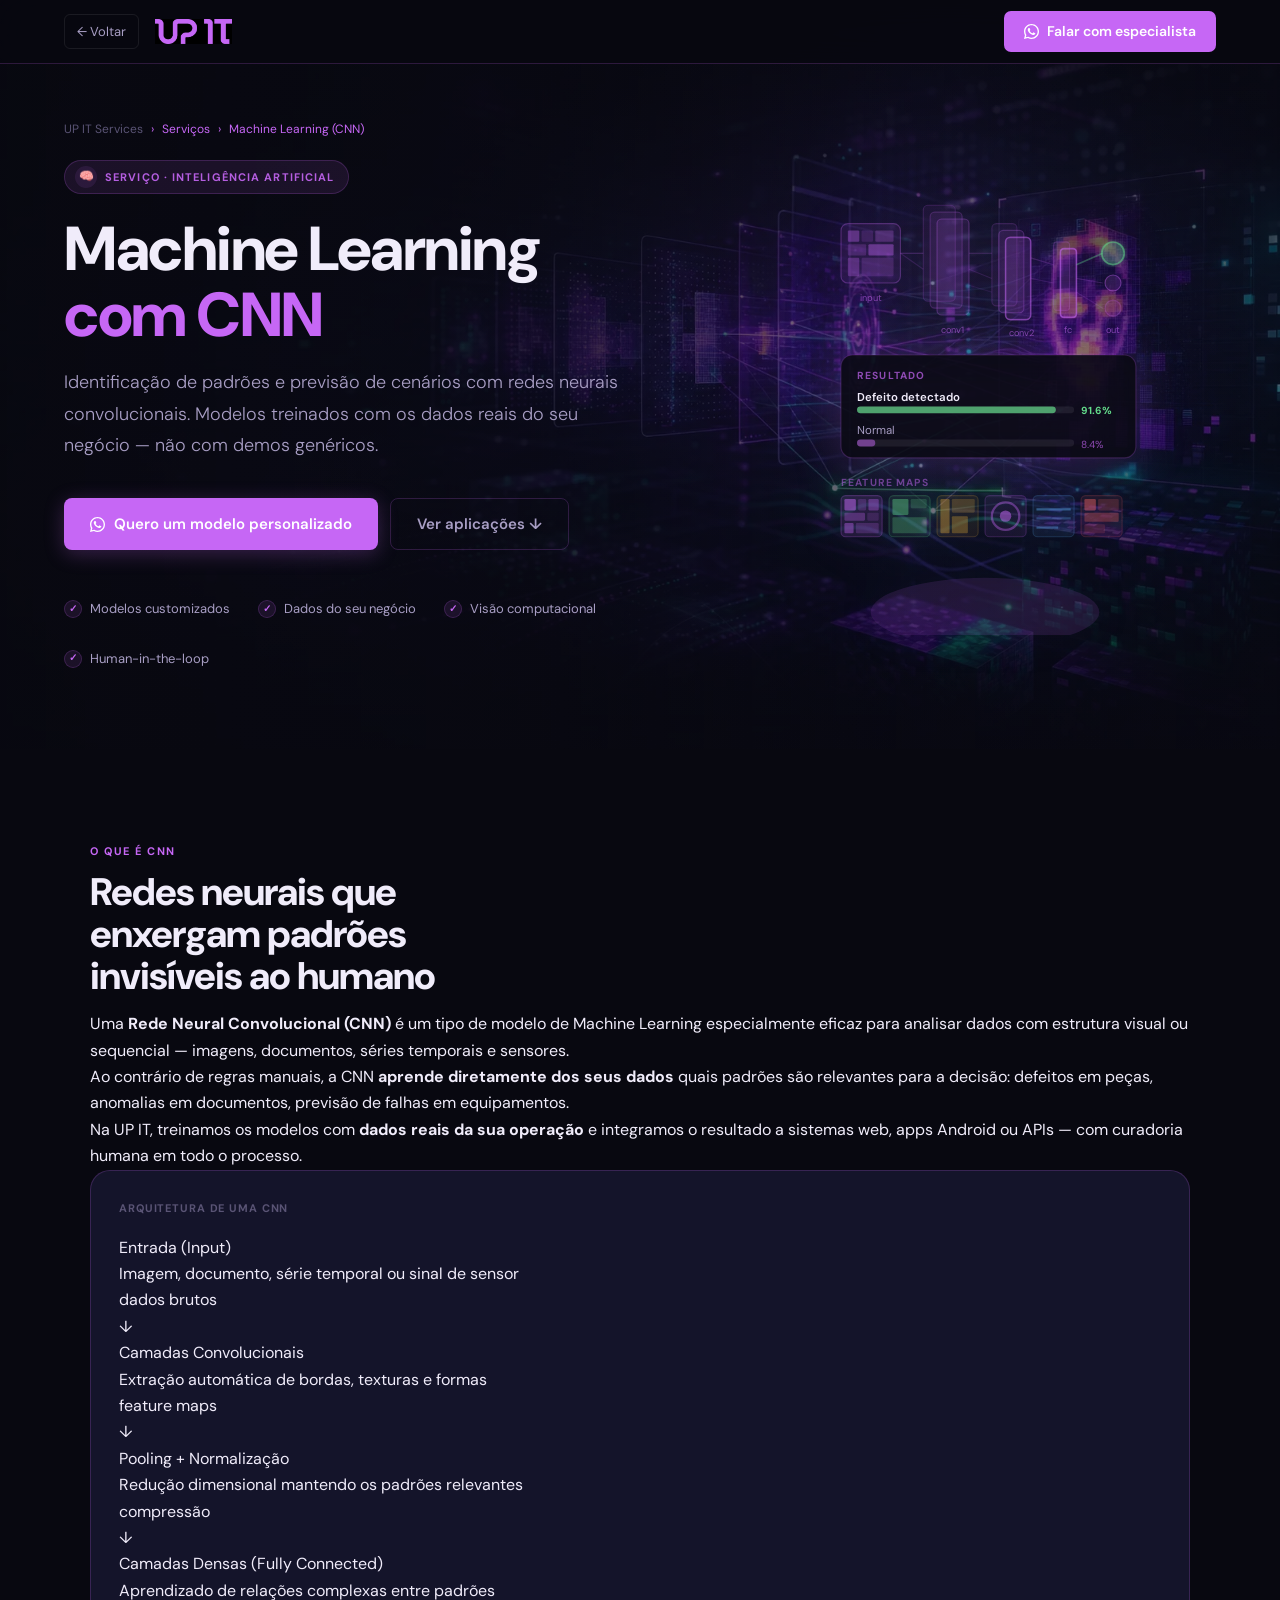
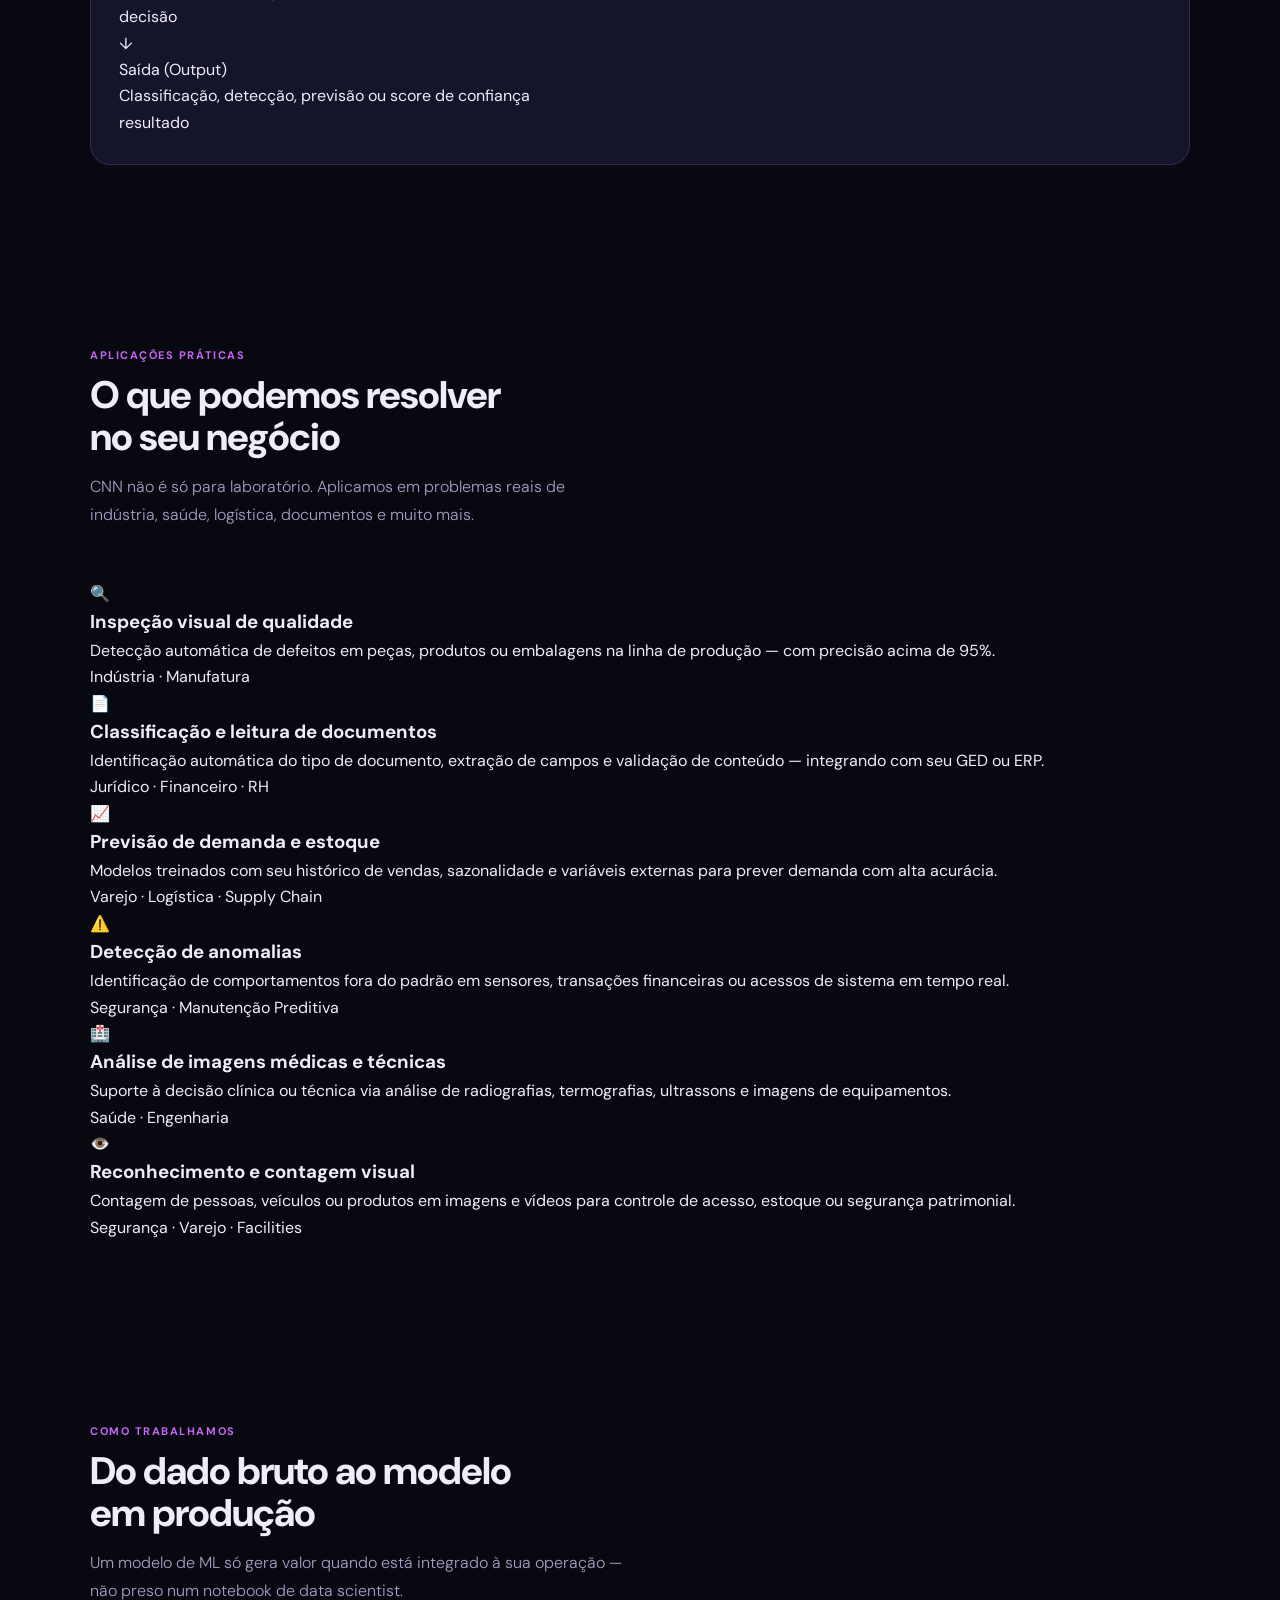
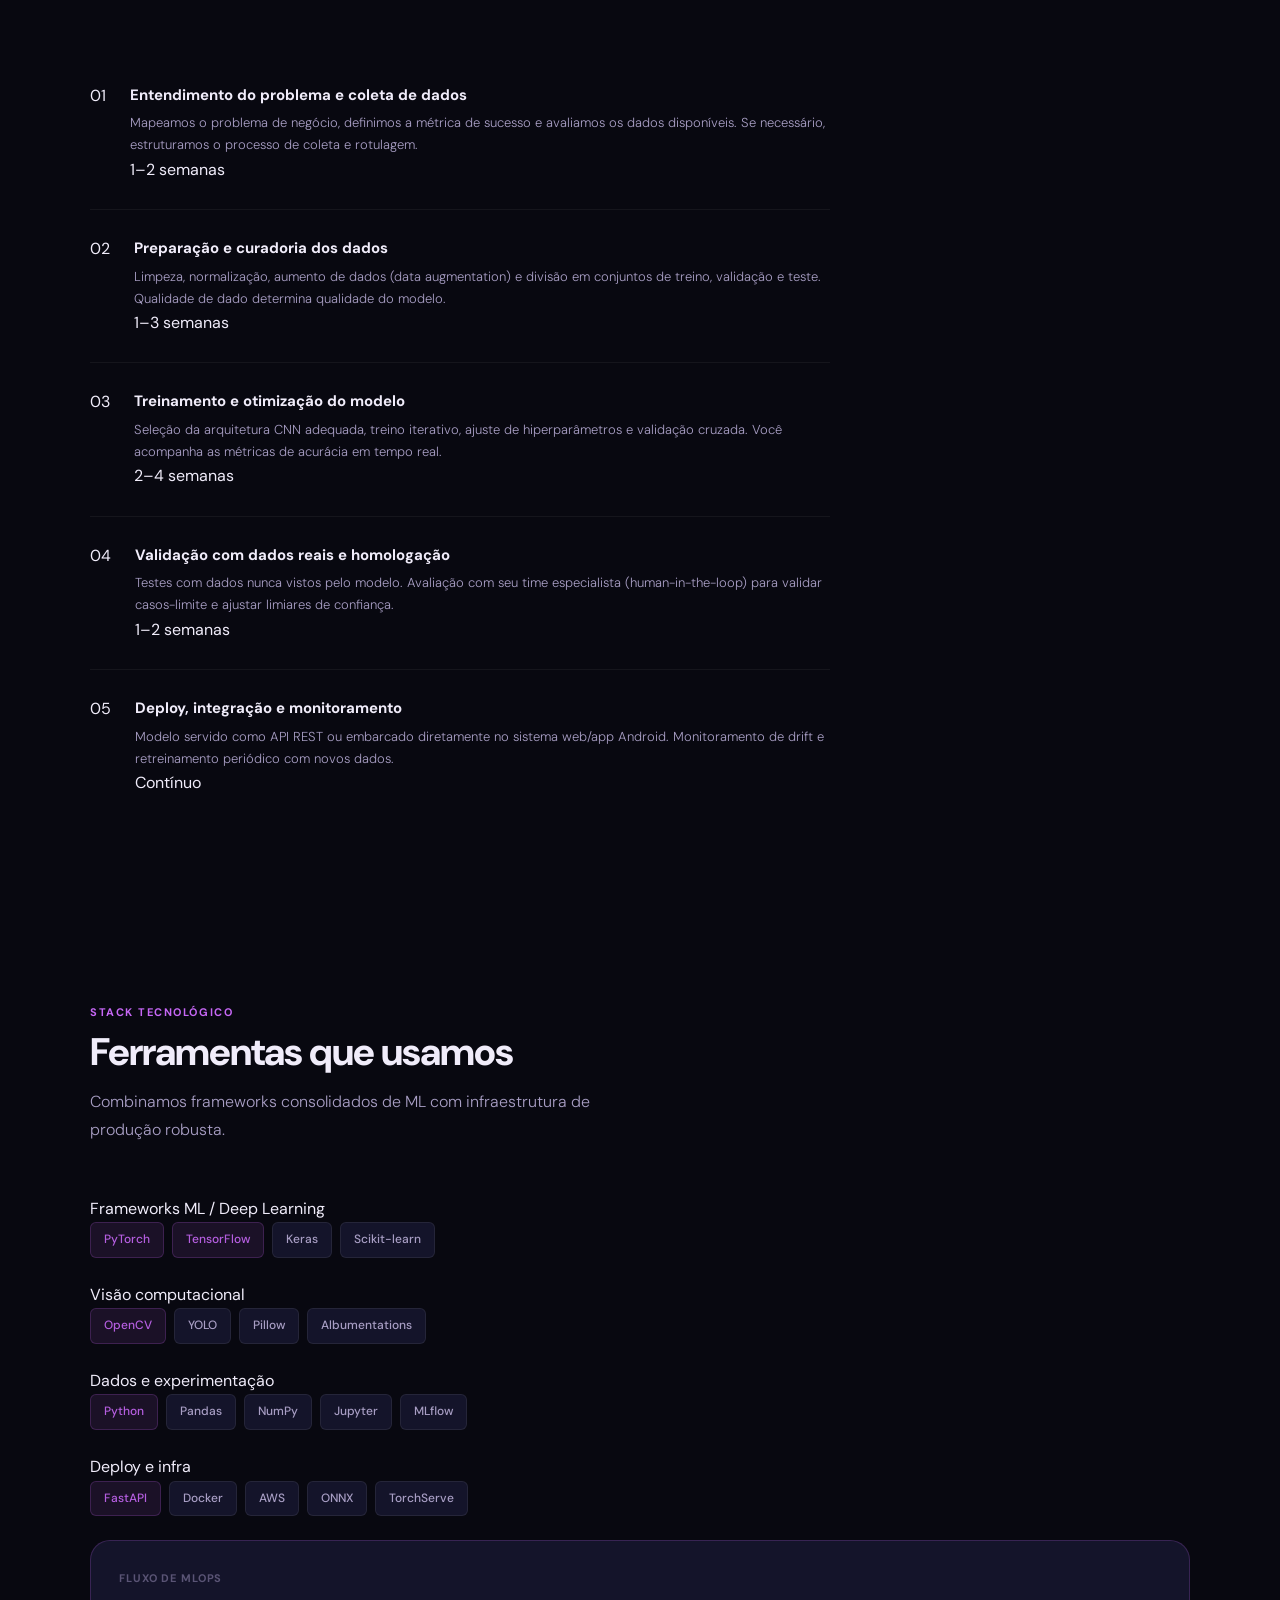
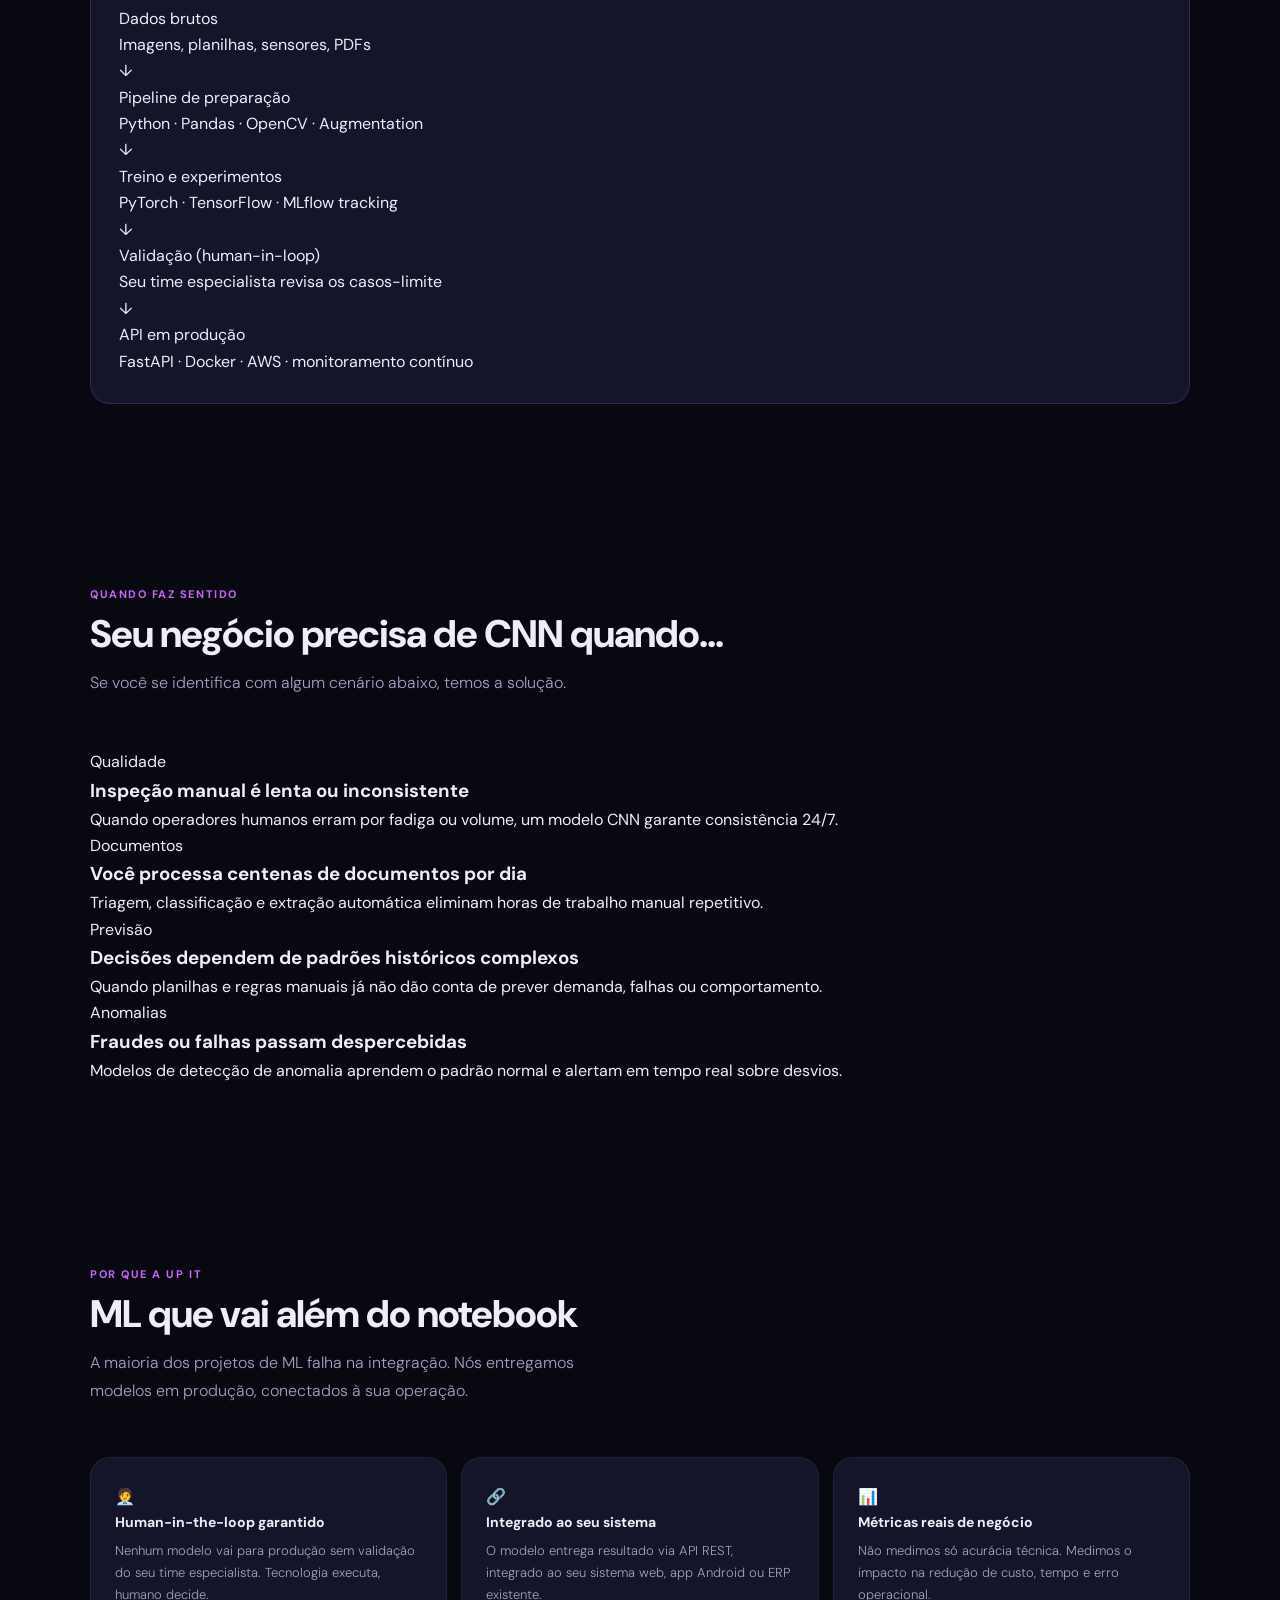
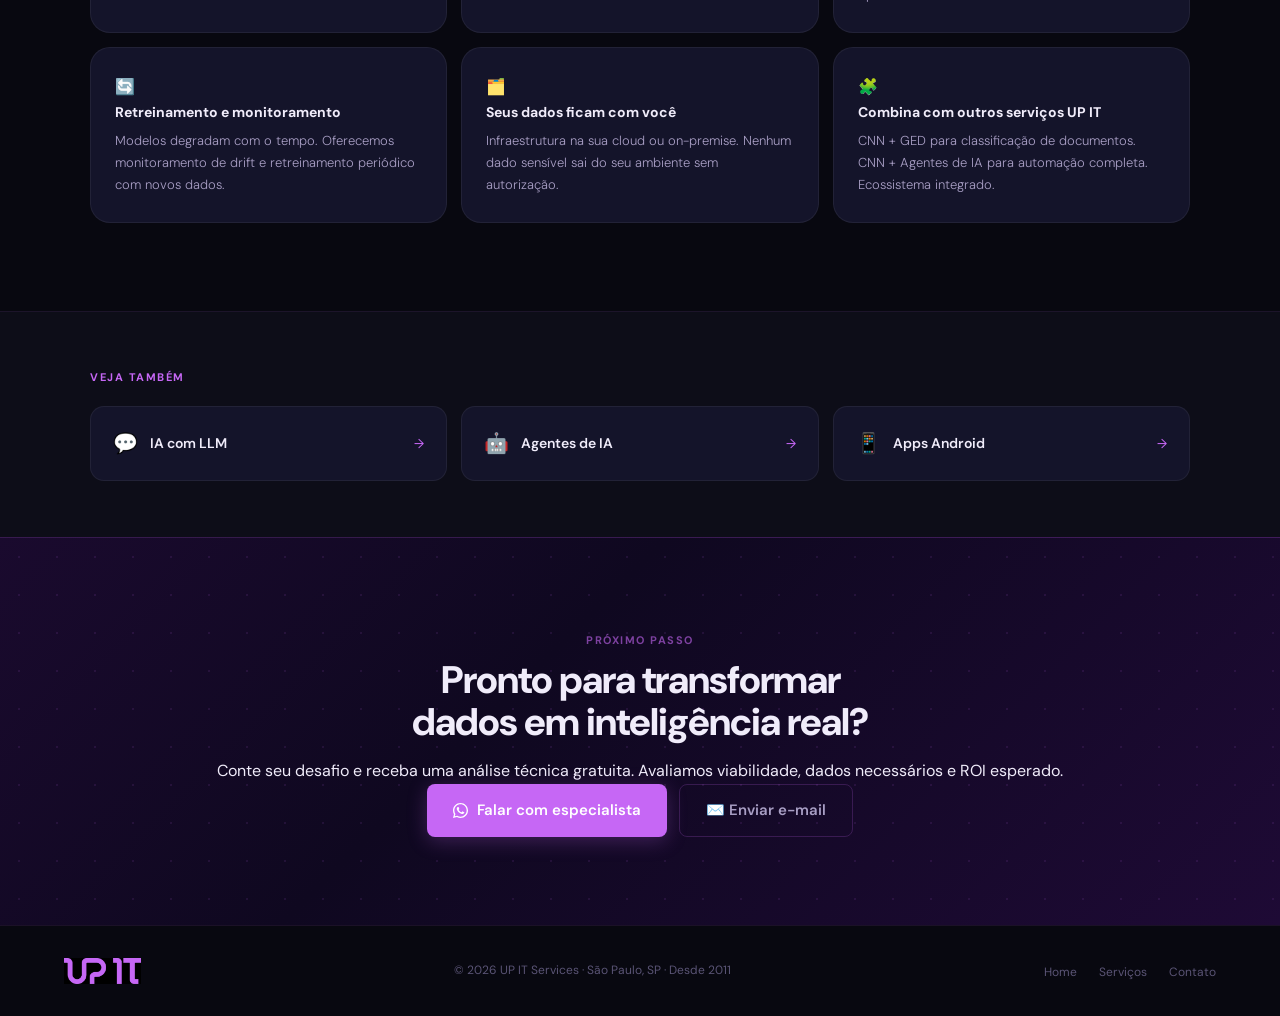
<file: upit-cnn.html>
<!DOCTYPE html>
<html lang="pt-BR">
<head>
<meta charset="UTF-8">
<meta name="viewport" content="width=device-width, initial-scale=1.0">
<title>Machine Learning com CNN — UP IT Services</title>
<meta name="description" content="Identificação de padrões e previsão de cenários com redes neurais convolucionais. Modelos treinados com os dados reais do seu negócio.">
<link rel="canonical" href="https://www.upitservices.com.br/upit-cnn.html">
<link rel="icon" href="/favicon.svg" type="image/svg+xml">
<meta property="og:type" content="website">
<meta property="og:title" content="Machine Learning com CNN — UP IT Services">
<meta property="og:description" content="Identificação de padrões e previsão de cenários com redes neurais convolucionais. Modelos treinados com os dados reais do seu negócio.">
<meta property="og:url" content="https://www.upitservices.com.br/upit-cnn.html">
<meta property="og:image" content="https://www.upitservices.com.br/assets/hero-cnn-bg.webp">
<meta name="twitter:card" content="summary_large_image">
<meta name="twitter:title" content="Machine Learning com CNN — UP IT Services">
<meta name="twitter:description" content="Identificação de padrões e previsão de cenários com redes neurais convolucionais. Modelos treinados com os dados reais do seu negócio.">
<meta name="twitter:image" content="https://www.upitservices.com.br/assets/hero-cnn-bg.webp">

<link rel="preconnect" href="https://fonts.googleapis.com">
<link rel="preconnect" href="https://fonts.gstatic.com" crossorigin>
<link rel="preload" href="assets/hero-cnn-bg.webp" as="image" fetchpriority="high">
<link rel="preload" href="https://fonts.googleapis.com/css2?family=DM+Sans:opsz,wght@9..40,300;9..40,400;9..40,500;9..40,600;9..40,700;9..40,800&display=swap" as="style" onload="this.onload=null;this.rel='stylesheet'">
<noscript><link href="https://fonts.googleapis.com/css2?family=DM+Sans:opsz,wght@9..40,300;9..40,400;9..40,500;9..40,600;9..40,700;9..40,800&display=swap" rel="stylesheet"></noscript>
<link rel="stylesheet" href="/styles.css">
<style>
:root{--hero-bg-full:linear-gradient(90deg,rgba(8,8,16,.94) 0%,rgba(8,8,16,.78) 42%,rgba(8,8,16,.28) 72%,rgba(8,8,16,.5) 100%), linear-gradient(180deg,rgba(8,8,16,.75) 0%,rgba(8,8,16,.16) 50%,rgba(8,8,16,.78) 100%), radial-gradient(ellipse 55% 55% at 70% 38%,rgba(198,103,245,.13) 0%,transparent 65%), radial-gradient(ellipse 35% 35% at 15% 72%,rgba(198,103,245,.07) 0%,transparent 60%), url("assets/hero-cnn-bg.webp") center/cover no-repeat;}
.hero-cnn-visual{position:relative;z-index:1;pointer-events:none;width:100%;display:flex;justify-content:center}
@media(max-width:900px){
  .hero-inner { grid-template-columns: 1fr; gap: 48px; }
  .hero-cnn-visual{display:none}
}
.cnn-svg-wrap{width:min(100%,350px);filter:drop-shadow(0 0 24px rgba(198,103,245,.25));animation:cnnfloat 5s ease-in-out infinite}
.cnn-svg-wrap svg{width:100%;height:480px;display:block}
@keyframes cnnfloat{0%,100%{transform:translateY(0)}50%{transform:translateY(-12px)}}
</style>
</head>
<body>

<!-- NAV -->
<nav>
  <div class="nav-left">
    <a href="upit-landingpage-v3.html" class="nav-back">← Voltar</a>
    <a href="upit-landingpage-v3.html">
      <img src="[data-uri]" alt="UP IT Services" style="height:26px;width:auto;display:block;object-fit:contain">
    </a>
  </div>
  <a href="https://wa.me/5511992052669?text=Olá%2C+Up+It!+Tenho+interesse+em+Machine+Learning+CNN." class="nav-cta" aria-label="Falar com a UP IT Services pelo WhatsApp" target="_blank" rel="noopener noreferrer">
    <svg class="ico-wa" viewBox="0 0 24 24"><path d="M17.472 14.382c-.297-.149-1.758-.867-2.03-.967-.273-.099-.471-.148-.67.15-.197.297-.767.966-.94 1.164-.173.199-.347.223-.644.075-.297-.15-1.255-.463-2.39-1.475-.883-.788-1.48-1.761-1.653-2.059-.173-.297-.018-.458.13-.606.134-.133.298-.347.446-.52.149-.174.198-.298.298-.497.099-.198.05-.371-.025-.52-.075-.149-.669-1.612-.916-2.207-.242-.579-.487-.5-.669-.51-.173-.008-.371-.01-.57-.01-.198 0-.52.074-.792.372-.272.297-1.04 1.016-1.04 2.479 0 1.462 1.065 2.875 1.213 3.074.149.198 2.096 3.2 5.077 4.487.709.306 1.262.489 1.694.625.712.227 1.36.195 1.871.118.571-.085 1.758-.719 2.006-1.413.248-.694.248-1.289.173-1.413-.074-.124-.272-.198-.57-.347zM12 0C5.373 0 0 5.373 0 12c0 2.117.554 4.103 1.523 5.83L0 24l6.335-1.661A11.945 11.945 0 0012 24c6.627 0 12-5.373 12-12S18.627 0 12 0zm0 21.818a9.797 9.797 0 01-5.001-1.374l-.358-.213-3.761.986 1.003-3.669-.234-.377A9.795 9.795 0 012.182 12C2.182 6.59 6.59 2.182 12 2.182S21.818 6.59 21.818 12 17.41 21.818 12 21.818z"/></svg>
    <span>Falar com especialista</span>
  </a>
</nav>

<section class="hero">
  <div class="hero-inner">
    <div>
      <div class="breadcrumb">
        <a href="upit-landingpage-v3.html">UP IT Services</a>
        <span>›</span><span>Serviços</span>
        <span>›</span><span>Machine Learning (CNN)</span>
      </div>
      <div class="svc-eyebrow">
        <div class="svc-eyebrow-icon">🧠</div>
        <span>Serviço · Inteligência Artificial</span>
      </div>
      <h1>Machine Learning<br><span class="pu">com CNN</span></h1>
      <p class="hero-desc">Identificação de padrões e previsão de cenários com redes neurais convolucionais. Modelos treinados com os dados reais do seu negócio — não com demos genéricos.</p>
      <div class="hero-actions">
        <a href="https://wa.me/5511992052669?text=Olá%2C+Up+It!+Tenho+interesse+em+Machine+Learning+CNN." class="btn btn-fill" target="_blank" rel="noopener noreferrer">
          <svg class="ico-wa" viewBox="0 0 24 24"><path d="M17.472 14.382c-.297-.149-1.758-.867-2.03-.967-.273-.099-.471-.148-.67.15-.197.297-.767.966-.94 1.164-.173.199-.347.223-.644.075-.297-.15-1.255-.463-2.39-1.475-.883-.788-1.48-1.761-1.653-2.059-.173-.297-.018-.458.13-.606.134-.133.298-.347.446-.52.149-.174.198-.298.298-.497.099-.198.05-.371-.025-.52-.075-.149-.669-1.612-.916-2.207-.242-.579-.487-.5-.669-.51-.173-.008-.371-.01-.57-.01-.198 0-.52.074-.792.372-.272.297-1.04 1.016-1.04 2.479 0 1.462 1.065 2.875 1.213 3.074.149.198 2.096 3.2 5.077 4.487.709.306 1.262.489 1.694.625.712.227 1.36.195 1.871.118.571-.085 1.758-.719 2.006-1.413.248-.694.248-1.289.173-1.413-.074-.124-.272-.198-.57-.347zM12 0C5.373 0 0 5.373 0 12c0 2.117.554 4.103 1.523 5.83L0 24l6.335-1.661A11.945 11.945 0 0012 24c6.627 0 12-5.373 12-12S18.627 0 12 0zm0 21.818a9.797 9.797 0 01-5.001-1.374l-.358-.213-3.761.986 1.003-3.669-.234-.377A9.795 9.795 0 012.182 12C2.182 6.59 6.59 2.182 12 2.182S21.818 6.59 21.818 12 17.41 21.818 12 21.818z"/></svg>
          Quero um modelo personalizado
        </a>
        <a href="#aplicacoes" class="btn btn-ghost">Ver aplicações ↓</a>
      </div>
      <div class="trust-strip">
        <div class="trust-item">Modelos customizados</div>
        <div class="trust-item">Dados do seu negócio</div>
        <div class="trust-item">Visão computacional</div>
        <div class="trust-item">Human-in-the-loop</div>
      </div>
    </div>
    <div class="hero-cnn-visual" aria-hidden="true">
      <div class="cnn-svg-wrap">
        <svg width="300" height="420" viewBox="0 0 300 420" fill="none" xmlns="http://www.w3.org/2000/svg">
          <defs>
            <radialGradient id="ng" cx="50%" cy="50%" r="50%">
              <stop offset="0%" stop-color="#c667f5" stop-opacity="1"/>
              <stop offset="100%" stop-color="#c667f5" stop-opacity="0"/>
            </radialGradient>
            <filter id="glow">
              <feGaussianBlur stdDeviation="2.5" result="blur"/>
              <feMerge><feMergeNode in="blur"/><feMergeNode in="SourceGraphic"/></feMerge>
            </filter>
          </defs>

          <!-- INPUT IMAGE BLOCK -->
          <rect x="10" y="60" width="52" height="52" rx="6" fill="rgba(198,103,245,0.08)" stroke="rgba(198,103,245,0.3)" stroke-width="1"/>
          <!-- pixelated image suggestion -->
          <rect x="16" y="66" width="10" height="10" rx="1" fill="rgba(198,103,245,0.35)"/>
          <rect x="28" y="66" width="10" height="10" rx="1" fill="rgba(198,103,245,0.15)"/>
          <rect x="40" y="66" width="16" height="10" rx="1" fill="rgba(198,103,245,0.25)"/>
          <rect x="16" y="78" width="16" height="10" rx="1" fill="rgba(198,103,245,0.2)"/>
          <rect x="34" y="78" width="22" height="10" rx="1" fill="rgba(198,103,245,0.4)"/>
          <rect x="16" y="90" width="10" height="16" rx="1" fill="rgba(198,103,245,0.3)"/>
          <rect x="28" y="90" width="28" height="16" rx="1" fill="rgba(198,103,245,0.18)"/>
          <text x="36" y="128" font-size="8" fill="rgba(198,103,245,0.6)" font-family="DM Sans,sans-serif" text-anchor="middle">input</text>

          <!-- CONV LAYER 1 — stacked rectangles -->
          <rect x="82" y="44" width="28" height="84" rx="4" fill="rgba(198,103,245,0.06)" stroke="rgba(198,103,245,0.18)" stroke-width="1"/>
          <rect x="88" y="50" width="28" height="84" rx="4" fill="rgba(198,103,245,0.08)" stroke="rgba(198,103,245,0.22)" stroke-width="1"/>
          <rect x="94" y="56" width="28" height="84" rx="4" fill="rgba(198,103,245,0.10)" stroke="rgba(198,103,245,0.28)" stroke-width="1"/>
          <text x="108" y="156" font-size="8" fill="rgba(198,103,245,0.6)" font-family="DM Sans,sans-serif" text-anchor="middle">conv1</text>
          <!-- pulse anim conv1 -->
          <rect x="94" y="56" width="28" height="84" rx="4" fill="rgba(198,103,245,0)" stroke="rgba(198,103,245,0.6)" stroke-width="1.5" opacity="0">
            <animate attributeName="opacity" values="0;0.8;0" dur="2.4s" repeatCount="indefinite"/>
          </rect>

          <!-- CONV LAYER 2 -->
          <rect x="142" y="60" width="22" height="72" rx="4" fill="rgba(198,103,245,0.06)" stroke="rgba(198,103,245,0.18)" stroke-width="1"/>
          <rect x="148" y="66" width="22" height="72" rx="4" fill="rgba(198,103,245,0.09)" stroke="rgba(198,103,245,0.25)" stroke-width="1"/>
          <rect x="154" y="72" width="22" height="72" rx="4" fill="rgba(198,103,245,0.12)" stroke="rgba(198,103,245,0.3)" stroke-width="1"/>
          <text x="168" y="158" font-size="8" fill="rgba(198,103,245,0.6)" font-family="DM Sans,sans-serif" text-anchor="middle">conv2</text>
          <rect x="154" y="72" width="22" height="72" rx="4" fill="rgba(198,103,245,0)" stroke="rgba(198,103,245,0.7)" stroke-width="1.5" opacity="0">
            <animate attributeName="opacity" values="0;0.8;0" dur="2.4s" begin="0.8s" repeatCount="indefinite"/>
          </rect>

          <!-- FULLY CONNECTED -->
          <rect x="196" y="76" width="14" height="60" rx="3" fill="rgba(198,103,245,0.06)" stroke="rgba(198,103,245,0.2)" stroke-width="1"/>
          <rect x="202" y="82" width="14" height="60" rx="3" fill="rgba(198,103,245,0.11)" stroke="rgba(198,103,245,0.3)" stroke-width="1"/>
          <text x="209" y="156" font-size="8" fill="rgba(198,103,245,0.6)" font-family="DM Sans,sans-serif" text-anchor="middle">fc</text>
          <rect x="202" y="82" width="14" height="60" rx="3" fill="rgba(198,103,245,0)" stroke="rgba(198,103,245,0.8)" stroke-width="1.5" opacity="0">
            <animate attributeName="opacity" values="0;0.8;0" dur="2.4s" begin="1.6s" repeatCount="indefinite"/>
          </rect>

          <!-- OUTPUT NODES -->
          <circle cx="248" cy="86" r="9" fill="rgba(100,220,140,0.15)" stroke="rgba(100,220,140,0.5)" stroke-width="1.5" filter="url(#glow)">
            <animate attributeName="r" values="9;11;9" dur="2s" repeatCount="indefinite"/>
          </circle>
          <circle cx="248" cy="112" r="7" fill="rgba(198,103,245,0.15)" stroke="rgba(198,103,245,0.4)" stroke-width="1"/>
          <circle cx="248" cy="134" r="7" fill="rgba(198,103,245,0.1)" stroke="rgba(198,103,245,0.25)" stroke-width="1"/>
          <text x="248" y="156" font-size="8" fill="rgba(198,103,245,0.6)" font-family="DM Sans,sans-serif" text-anchor="middle">out</text>

          <!-- CONNECTIONS input→conv1 -->
          <line x1="62" y1="86" x2="82" y2="86" stroke="rgba(198,103,245,0.25)" stroke-width="1"/>
          <line x1="62" y1="86" x2="82" y2="100" stroke="rgba(198,103,245,0.15)" stroke-width="1"/>

          <!-- CONNECTIONS conv1→conv2 -->
          <line x1="122" y1="86" x2="142" y2="86" stroke="rgba(198,103,245,0.2)" stroke-width="1"/>
          <line x1="122" y1="100" x2="142" y2="108" stroke="rgba(198,103,245,0.15)" stroke-width="1"/>
          <line x1="122" y1="114" x2="142" y2="120" stroke="rgba(198,103,245,0.1)" stroke-width="1"/>

          <!-- CONNECTIONS conv2→fc -->
          <line x1="176" y1="90" x2="196" y2="96" stroke="rgba(198,103,245,0.2)" stroke-width="1"/>
          <line x1="176" y1="108" x2="196" y2="112" stroke="rgba(198,103,245,0.15)" stroke-width="1"/>
          <line x1="176" y1="126" x2="196" y2="126" stroke="rgba(198,103,245,0.1)" stroke-width="1"/>

          <!-- CONNECTIONS fc→output -->
          <line x1="216" y1="96" x2="239" y2="86" stroke="rgba(100,220,140,0.35)" stroke-width="1.5"/>
          <line x1="216" y1="108" x2="239" y2="112" stroke="rgba(198,103,245,0.2)" stroke-width="1"/>
          <line x1="216" y1="120" x2="239" y2="134" stroke="rgba(198,103,245,0.15)" stroke-width="1"/>

          <!-- CONFIDENCE CARD -->
          <rect x="10" y="175" width="258" height="90" rx="10" fill="rgba(10,10,20,0.9)" stroke="rgba(198,103,245,0.2)" stroke-width="1"/>
          <text x="24" y="196" font-size="9" fill="rgba(198,103,245,0.7)" font-family="DM Sans,sans-serif" font-weight="700" letter-spacing="1">RESULTADO</text>

          <!-- class 1 -->
          <text x="24" y="215" font-size="10" fill="#f0ecfa" font-family="DM Sans,sans-serif" font-weight="600">Defeito detectado</text>
          <rect x="24" y="220" width="190" height="6" rx="3" fill="rgba(255,255,255,0.07)"/>
          <rect x="24" y="220" width="174" height="6" rx="3" fill="rgba(100,220,140,0.7)">
            <animate attributeName="width" from="0" to="174" dur="1.5s" fill="freeze"/>
          </rect>
          <text x="220" y="227" font-size="9" fill="#64dc8c" font-family="DM Sans,sans-serif" font-weight="700">91.6%</text>

          <!-- class 2 -->
          <text x="24" y="244" font-size="10" fill="#a89ec4" font-family="DM Sans,sans-serif">Normal</text>
          <rect x="24" y="249" width="190" height="6" rx="3" fill="rgba(255,255,255,0.07)"/>
          <rect x="24" y="249" width="16" height="6" rx="3" fill="rgba(198,103,245,0.5)">
            <animate attributeName="width" from="0" to="16" dur="1.5s" fill="freeze"/>
          </rect>
          <text x="220" y="256" font-size="9" fill="rgba(198,103,245,0.7)" font-family="DM Sans,sans-serif">8.4%</text>

          <!-- FEATURE MAP MINI GRID -->
          <text x="10" y="290" font-size="9" fill="rgba(198,103,245,0.5)" font-family="DM Sans,sans-serif" font-weight="700" letter-spacing="1">FEATURE MAPS</text>
          <!-- 6 mini feature maps -->
          <rect x="10" y="298" width="36" height="36" rx="4" fill="rgba(198,103,245,0.12)" stroke="rgba(198,103,245,0.25)" stroke-width="1"/>
          <rect x="13" y="301" width="10" height="10" rx="1" fill="rgba(198,103,245,0.5)"/>
          <rect x="25" y="301" width="7" height="10" rx="1" fill="rgba(198,103,245,0.2)"/>
          <rect x="34" y="301" width="9" height="10" rx="1" fill="rgba(198,103,245,0.35)"/>
          <rect x="13" y="313" width="18" height="7" rx="1" fill="rgba(198,103,245,0.3)"/>
          <rect x="33" y="313" width="10" height="7" rx="1" fill="rgba(198,103,245,0.15)"/>
          <rect x="13" y="322" width="8" height="9" rx="1" fill="rgba(198,103,245,0.4)"/>
          <rect x="23" y="322" width="20" height="9" rx="1" fill="rgba(198,103,245,0.2)"/>

          <rect x="52" y="298" width="36" height="36" rx="4" fill="rgba(100,220,140,0.08)" stroke="rgba(100,220,140,0.2)" stroke-width="1"/>
          <rect x="55" y="301" width="14" height="14" rx="1" fill="rgba(100,220,140,0.4)"/>
          <rect x="71" y="301" width="14" height="8" rx="1" fill="rgba(100,220,140,0.2)"/>
          <rect x="55" y="317" width="30" height="14" rx="1" fill="rgba(100,220,140,0.25)"/>

          <rect x="94" y="298" width="36" height="36" rx="4" fill="rgba(240,180,60,0.07)" stroke="rgba(240,180,60,0.18)" stroke-width="1"/>
          <rect x="97" y="301" width="8" height="30" rx="1" fill="rgba(240,180,60,0.35)"/>
          <rect x="107" y="301" width="20" height="12" rx="1" fill="rgba(240,180,60,0.2)"/>
          <rect x="107" y="316" width="14" height="15" rx="1" fill="rgba(240,180,60,0.3)"/>

          <rect x="136" y="298" width="36" height="36" rx="4" fill="rgba(198,103,245,0.08)" stroke="rgba(198,103,245,0.2)" stroke-width="1"/>
          <circle cx="154" cy="316" r="12" fill="none" stroke="rgba(198,103,245,0.4)" stroke-width="2"/>
          <circle cx="154" cy="316" r="5" fill="rgba(198,103,245,0.5)"/>

          <rect x="178" y="298" width="36" height="36" rx="4" fill="rgba(100,180,255,0.07)" stroke="rgba(100,180,255,0.18)" stroke-width="1"/>
          <line x1="181" y1="310" x2="211" y2="310" stroke="rgba(100,180,255,0.4)" stroke-width="2"/>
          <line x1="181" y1="318" x2="211" y2="318" stroke="rgba(100,180,255,0.25)" stroke-width="2"/>
          <line x1="181" y1="326" x2="200" y2="326" stroke="rgba(100,180,255,0.35)" stroke-width="2"/>

          <rect x="220" y="298" width="36" height="36" rx="4" fill="rgba(240,100,100,0.07)" stroke="rgba(240,100,100,0.18)" stroke-width="1"/>
          <rect x="223" y="301" width="10" height="10" rx="1" fill="rgba(240,100,100,0.45)"/>
          <rect x="235" y="301" width="18" height="10" rx="1" fill="rgba(240,100,100,0.2)"/>
          <rect x="223" y="313" width="30" height="8" rx="1" fill="rgba(240,100,100,0.3)"/>
          <rect x="223" y="323" width="18" height="8" rx="1" fill="rgba(240,100,100,0.15)"/>

          <!-- bottom glow -->
          <ellipse cx="136" cy="400" rx="100" ry="30" fill="rgba(198,103,245,0.12)"/>
        </svg>
      </div>
    </div>
  </div>
</section>

<!-- O QUE É CNN -->
<section class="explainer">
  <div class="smax">
    <div class="exp-grid">
      <div class="exp-text reveal">
        <span class="eyebrow">O que é CNN</span>
        <h2>Redes neurais que<br>enxergam padrões<br>invisíveis ao humano</h2>
        <p>Uma <strong>Rede Neural Convolucional (CNN)</strong> é um tipo de modelo de Machine Learning especialmente eficaz para analisar dados com estrutura visual ou sequencial — imagens, documentos, séries temporais e sensores.</p>
        <p>Ao contrário de regras manuais, a CNN <strong class="pu">aprende diretamente dos seus dados</strong> quais padrões são relevantes para a decisão: defeitos em peças, anomalias em documentos, previsão de falhas em equipamentos.</p>
        <p>Na UP IT, treinamos os modelos com <strong>dados reais da sua operação</strong> e integramos o resultado a sistemas web, apps Android ou APIs — com curadoria humana em todo o processo.</p>
      </div>
      <div class="reveal" style="transition-delay:.1s">
        <div style="background:var(--card);border:1px solid var(--pu-border);border-radius:var(--rl);padding:28px">
          <div style="font-size:11px;font-weight:700;letter-spacing:.08em;text-transform:uppercase;color:var(--t3);margin-bottom:18px">Arquitetura de uma CNN</div>
          <div class="cnn-pipeline">
            <div class="cnn-layer c-input">
              <div class="cnn-layer-color"></div>
              <div class="cnn-layer-info">
                <div class="cnn-layer-name">Entrada (Input)</div>
                <div class="cnn-layer-desc">Imagem, documento, série temporal ou sinal de sensor</div>
              </div>
              <span class="cnn-layer-tag">dados brutos</span>
            </div>
            <div class="cnn-arrow">↓</div>
            <div class="cnn-layer c-conv">
              <div class="cnn-layer-color"></div>
              <div class="cnn-layer-info">
                <div class="cnn-layer-name">Camadas Convolucionais</div>
                <div class="cnn-layer-desc">Extração automática de bordas, texturas e formas</div>
              </div>
              <span class="cnn-layer-tag">feature maps</span>
            </div>
            <div class="cnn-arrow">↓</div>
            <div class="cnn-layer c-pool">
              <div class="cnn-layer-color"></div>
              <div class="cnn-layer-info">
                <div class="cnn-layer-name">Pooling + Normalização</div>
                <div class="cnn-layer-desc">Redução dimensional mantendo os padrões relevantes</div>
              </div>
              <span class="cnn-layer-tag">compressão</span>
            </div>
            <div class="cnn-arrow">↓</div>
            <div class="cnn-layer c-dense">
              <div class="cnn-layer-color"></div>
              <div class="cnn-layer-info">
                <div class="cnn-layer-name">Camadas Densas (Fully Connected)</div>
                <div class="cnn-layer-desc">Aprendizado de relações complexas entre padrões</div>
              </div>
              <span class="cnn-layer-tag">decisão</span>
            </div>
            <div class="cnn-arrow">↓</div>
            <div class="cnn-layer c-out">
              <div class="cnn-layer-color"></div>
              <div class="cnn-layer-info">
                <div class="cnn-layer-name">Saída (Output)</div>
                <div class="cnn-layer-desc">Classificação, detecção, previsão ou score de confiança</div>
              </div>
              <span class="cnn-layer-tag">resultado</span>
            </div>
          </div>
        </div>
      </div>
    </div>
  </div>
</section>

<!-- APLICAÇÕES -->
<section class="apps" id="aplicacoes">
  <div class="smax">
    <span class="eyebrow reveal">Aplicações práticas</span>
    <h2 class="reveal">O que podemos resolver<br>no seu negócio</h2>
    <p class="slead reveal">CNN não é só para laboratório. Aplicamos em problemas reais de indústria, saúde, logística, documentos e muito mais.</p>
    <div class="apps-grid">
      <div class="app-card reveal">
        <div class="app-icon">🔍</div>
        <h3>Inspeção visual de qualidade</h3>
        <p>Detecção automática de defeitos em peças, produtos ou embalagens na linha de produção — com precisão acima de 95%.</p>
        <span class="app-sector">Indústria · Manufatura</span>
      </div>
      <div class="app-card reveal" style="transition-delay:.07s">
        <div class="app-icon">📄</div>
        <h3>Classificação e leitura de documentos</h3>
        <p>Identificação automática do tipo de documento, extração de campos e validação de conteúdo — integrando com seu GED ou ERP.</p>
        <span class="app-sector">Jurídico · Financeiro · RH</span>
      </div>
      <div class="app-card reveal" style="transition-delay:.14s">
        <div class="app-icon">📈</div>
        <h3>Previsão de demanda e estoque</h3>
        <p>Modelos treinados com seu histórico de vendas, sazonalidade e variáveis externas para prever demanda com alta acurácia.</p>
        <span class="app-sector">Varejo · Logística · Supply Chain</span>
      </div>
      <div class="app-card reveal" style="transition-delay:.21s">
        <div class="app-icon">⚠️</div>
        <h3>Detecção de anomalias</h3>
        <p>Identificação de comportamentos fora do padrão em sensores, transações financeiras ou acessos de sistema em tempo real.</p>
        <span class="app-sector">Segurança · Manutenção Preditiva</span>
      </div>
      <div class="app-card reveal" style="transition-delay:.28s">
        <div class="app-icon">🏥</div>
        <h3>Análise de imagens médicas e técnicas</h3>
        <p>Suporte à decisão clínica ou técnica via análise de radiografias, termografias, ultrassons e imagens de equipamentos.</p>
        <span class="app-sector">Saúde · Engenharia</span>
      </div>
      <div class="app-card reveal" style="transition-delay:.35s">
        <div class="app-icon">👁️</div>
        <h3>Reconhecimento e contagem visual</h3>
        <p>Contagem de pessoas, veículos ou produtos em imagens e vídeos para controle de acesso, estoque ou segurança patrimonial.</p>
        <span class="app-sector">Segurança · Varejo · Facilities</span>
      </div>
    </div>
  </div>
</section>

<!-- PROCESSO -->
<section class="process" id="processo">
  <div class="smax">
    <span class="eyebrow reveal">Como trabalhamos</span>
    <h2 class="reveal">Do dado bruto ao modelo<br>em produção</h2>
    <p class="slead reveal">Um modelo de ML só gera valor quando está integrado à sua operação — não preso num notebook de data scientist.</p>
    <div class="process-steps">
      <div class="pstep reveal">
        <div class="pstep-num">01</div>
        <div class="pstep-content">
          <h3>Entendimento do problema e coleta de dados</h3>
          <p>Mapeamos o problema de negócio, definimos a métrica de sucesso e avaliamos os dados disponíveis. Se necessário, estruturamos o processo de coleta e rotulagem.</p>
          <span class="pstep-tag">1–2 semanas</span>
        </div>
      </div>
      <div class="pstep reveal" style="transition-delay:.07s">
        <div class="pstep-num">02</div>
        <div class="pstep-content">
          <h3>Preparação e curadoria dos dados</h3>
          <p>Limpeza, normalização, aumento de dados (data augmentation) e divisão em conjuntos de treino, validação e teste. Qualidade de dado determina qualidade do modelo.</p>
          <span class="pstep-tag">1–3 semanas</span>
        </div>
      </div>
      <div class="pstep reveal" style="transition-delay:.14s">
        <div class="pstep-num">03</div>
        <div class="pstep-content">
          <h3>Treinamento e otimização do modelo</h3>
          <p>Seleção da arquitetura CNN adequada, treino iterativo, ajuste de hiperparâmetros e validação cruzada. Você acompanha as métricas de acurácia em tempo real.</p>
          <span class="pstep-tag">2–4 semanas</span>
        </div>
      </div>
      <div class="pstep reveal" style="transition-delay:.21s">
        <div class="pstep-num">04</div>
        <div class="pstep-content">
          <h3>Validação com dados reais e homologação</h3>
          <p>Testes com dados nunca vistos pelo modelo. Avaliação com seu time especialista (human-in-the-loop) para validar casos-limite e ajustar limiares de confiança.</p>
          <span class="pstep-tag">1–2 semanas</span>
        </div>
      </div>
      <div class="pstep reveal" style="transition-delay:.28s">
        <div class="pstep-num">05</div>
        <div class="pstep-content">
          <h3>Deploy, integração e monitoramento</h3>
          <p>Modelo servido como API REST ou embarcado diretamente no sistema web/app Android. Monitoramento de drift e retreinamento periódico com novos dados.</p>
          <span class="pstep-tag">Contínuo</span>
        </div>
      </div>
    </div>
  </div>
</section>

<!-- TECH -->
<section class="tech-sec">
  <div class="smax">
    <span class="eyebrow reveal">Stack tecnológico</span>
    <h2 class="reveal">Ferramentas que usamos</h2>
    <p class="slead reveal">Combinamos frameworks consolidados de ML com infraestrutura de produção robusta.</p>
    <div class="tech-cols reveal">
      <div>
        <div class="tech-group">
          <div class="tech-group-label">Frameworks ML / Deep Learning</div>
          <div class="tech-pills">
            <span class="tpill h">PyTorch</span><span class="tpill h">TensorFlow</span>
            <span class="tpill">Keras</span><span class="tpill">Scikit-learn</span>
          </div>
        </div>
        <div class="tech-group">
          <div class="tech-group-label">Visão computacional</div>
          <div class="tech-pills">
            <span class="tpill h">OpenCV</span><span class="tpill">YOLO</span>
            <span class="tpill">Pillow</span><span class="tpill">Albumentations</span>
          </div>
        </div>
        <div class="tech-group">
          <div class="tech-group-label">Dados e experimentação</div>
          <div class="tech-pills">
            <span class="tpill h">Python</span><span class="tpill">Pandas</span>
            <span class="tpill">NumPy</span><span class="tpill">Jupyter</span><span class="tpill">MLflow</span>
          </div>
        </div>
        <div class="tech-group">
          <div class="tech-group-label">Deploy e infra</div>
          <div class="tech-pills">
            <span class="tpill h">FastAPI</span><span class="tpill">Docker</span>
            <span class="tpill">AWS</span><span class="tpill">ONNX</span><span class="tpill">TorchServe</span>
          </div>
        </div>
      </div>
      <div class="reveal" style="transition-delay:.1s">
        <div style="background:var(--card);border:1px solid var(--pu-border);border-radius:var(--rl);padding:28px">
          <div style="font-size:11px;font-weight:700;letter-spacing:.08em;text-transform:uppercase;color:var(--t3);margin-bottom:18px">Fluxo de MLOps</div>
          <div class="cnn-pipeline">
            <div class="cnn-layer c-input">
              <div class="cnn-layer-color"></div>
              <div class="cnn-layer-info"><div class="cnn-layer-name">Dados brutos</div><div class="cnn-layer-desc">Imagens, planilhas, sensores, PDFs</div></div>
            </div>
            <div class="cnn-arrow">↓</div>
            <div class="cnn-layer c-conv">
              <div class="cnn-layer-color"></div>
              <div class="cnn-layer-info"><div class="cnn-layer-name">Pipeline de preparação</div><div class="cnn-layer-desc">Python · Pandas · OpenCV · Augmentation</div></div>
            </div>
            <div class="cnn-arrow">↓</div>
            <div class="cnn-layer c-pool">
              <div class="cnn-layer-color"></div>
              <div class="cnn-layer-info"><div class="cnn-layer-name">Treino e experimentos</div><div class="cnn-layer-desc">PyTorch · TensorFlow · MLflow tracking</div></div>
            </div>
            <div class="cnn-arrow">↓</div>
            <div class="cnn-layer c-dense">
              <div class="cnn-layer-color"></div>
              <div class="cnn-layer-info"><div class="cnn-layer-name">Validação (human-in-loop)</div><div class="cnn-layer-desc">Seu time especialista revisa os casos-limite</div></div>
            </div>
            <div class="cnn-arrow">↓</div>
            <div class="cnn-layer c-out">
              <div class="cnn-layer-color"></div>
              <div class="cnn-layer-info"><div class="cnn-layer-name">API em produção</div><div class="cnn-layer-desc">FastAPI · Docker · AWS · monitoramento contínuo</div></div>
            </div>
          </div>
        </div>
      </div>
    </div>
  </div>
</section>

<!-- QUANDO USAR -->
<section class="when">
  <div class="smax">
    <span class="eyebrow reveal">Quando faz sentido</span>
    <h2 class="reveal">Seu negócio precisa de CNN quando...</h2>
    <p class="slead reveal">Se você se identifica com algum cenário abaixo, temos a solução.</p>
    <div class="when-grid">
      <div class="when-card reveal">
        <span class="when-sector">Qualidade</span>
        <h3>Inspeção manual é lenta ou inconsistente</h3>
        <p>Quando operadores humanos erram por fadiga ou volume, um modelo CNN garante consistência 24/7.</p>
      </div>
      <div class="when-card reveal" style="transition-delay:.07s">
        <span class="when-sector">Documentos</span>
        <h3>Você processa centenas de documentos por dia</h3>
        <p>Triagem, classificação e extração automática eliminam horas de trabalho manual repetitivo.</p>
      </div>
      <div class="when-card reveal" style="transition-delay:.14s">
        <span class="when-sector">Previsão</span>
        <h3>Decisões dependem de padrões históricos complexos</h3>
        <p>Quando planilhas e regras manuais já não dão conta de prever demanda, falhas ou comportamento.</p>
      </div>
      <div class="when-card reveal" style="transition-delay:.21s">
        <span class="when-sector">Anomalias</span>
        <h3>Fraudes ou falhas passam despercebidas</h3>
        <p>Modelos de detecção de anomalia aprendem o padrão normal e alertam em tempo real sobre desvios.</p>
      </div>
    </div>
  </div>
</section>

<!-- DIFERENCIAIS -->
<section class="diffs">
  <div class="smax">
    <span class="eyebrow reveal">Por que a UP IT</span>
    <h2 class="reveal">ML que vai além do notebook</h2>
    <p class="slead reveal">A maioria dos projetos de ML falha na integração. Nós entregamos modelos em produção, conectados à sua operação.</p>
    <div class="diffs-grid">
      <div class="diff-card reveal">
        <div class="diff-card-icon">🧑‍💼</div>
        <h3>Human-in-the-loop garantido</h3>
        <p>Nenhum modelo vai para produção sem validação do seu time especialista. Tecnologia executa, humano decide.</p>
      </div>
      <div class="diff-card reveal" style="transition-delay:.08s">
        <div class="diff-card-icon">🔗</div>
        <h3>Integrado ao seu sistema</h3>
        <p>O modelo entrega resultado via API REST, integrado ao seu sistema web, app Android ou ERP existente.</p>
      </div>
      <div class="diff-card reveal" style="transition-delay:.16s">
        <div class="diff-card-icon">📊</div>
        <h3>Métricas reais de negócio</h3>
        <p>Não medimos só acurácia técnica. Medimos o impacto na redução de custo, tempo e erro operacional.</p>
      </div>
      <div class="diff-card reveal" style="transition-delay:.24s">
        <div class="diff-card-icon">🔄</div>
        <h3>Retreinamento e monitoramento</h3>
        <p>Modelos degradam com o tempo. Oferecemos monitoramento de drift e retreinamento periódico com novos dados.</p>
      </div>
      <div class="diff-card reveal" style="transition-delay:.32s">
        <div class="diff-card-icon">🗂️</div>
        <h3>Seus dados ficam com você</h3>
        <p>Infraestrutura na sua cloud ou on-premise. Nenhum dado sensível sai do seu ambiente sem autorização.</p>
      </div>
      <div class="diff-card reveal" style="transition-delay:.40s">
        <div class="diff-card-icon">🧩</div>
        <h3>Combina com outros serviços UP IT</h3>
        <p>CNN + GED para classificação de documentos. CNN + Agentes de IA para automação completa. Ecossistema integrado.</p>
      </div>
    </div>
  </div>
</section>

<!-- CTA -->
<div class="also">
  <div class="also-inner">
    <span class="also-label">Veja também</span>
    <div class="also-grid"><a href="upit-llm.html" class="also-card">
      <span class="also-icon">💬</span>
      <span class="also-name">IA com LLM</span>
      <span class="also-arr">→</span>
    </a><a href="upit-agentes.html" class="also-card">
      <span class="also-icon">🤖</span>
      <span class="also-name">Agentes de IA</span>
      <span class="also-arr">→</span>
    </a><a href="upit-android.html" class="also-card">
      <span class="also-icon">📱</span>
      <span class="also-name">Apps Android</span>
      <span class="also-arr">→</span>
    </a></div>
  </div>
</div>
<div class="cta-final">
  <div class="cta-final-inner">
    <span class="eyebrow" style="color:rgba(198,103,245,.6)">Próximo passo</span>
    <h2>Pronto para transformar<br>dados em <span class="pu">inteligência real</span>?</h2>
    <p>Conte seu desafio e receba uma análise técnica gratuita. Avaliamos viabilidade, dados necessários e ROI esperado.</p>
    <div class="cta-actions">
      <a href="https://wa.me/5511992052669?text=Olá%2C+Up+It!+Tenho+interesse+em+Machine+Learning+CNN+e+gostaria+de+uma+análise." class="btn btn-fill" target="_blank" rel="noopener noreferrer">
        <svg class="ico-wa" viewBox="0 0 24 24"><path d="M17.472 14.382c-.297-.149-1.758-.867-2.03-.967-.273-.099-.471-.148-.67.15-.197.297-.767.966-.94 1.164-.173.199-.347.223-.644.075-.297-.15-1.255-.463-2.39-1.475-.883-.788-1.48-1.761-1.653-2.059-.173-.297-.018-.458.13-.606.134-.133.298-.347.446-.52.149-.174.198-.298.298-.497.099-.198.05-.371-.025-.52-.075-.149-.669-1.612-.916-2.207-.242-.579-.487-.5-.669-.51-.173-.008-.371-.01-.57-.01-.198 0-.52.074-.792.372-.272.297-1.04 1.016-1.04 2.479 0 1.462 1.065 2.875 1.213 3.074.149.198 2.096 3.2 5.077 4.487.709.306 1.262.489 1.694.625.712.227 1.36.195 1.871.118.571-.085 1.758-.719 2.006-1.413.248-.694.248-1.289.173-1.413-.074-.124-.272-.198-.57-.347zM12 0C5.373 0 0 5.373 0 12c0 2.117.554 4.103 1.523 5.83L0 24l6.335-1.661A11.945 11.945 0 0012 24c6.627 0 12-5.373 12-12S18.627 0 12 0zm0 21.818a9.797 9.797 0 01-5.001-1.374l-.358-.213-3.761.986 1.003-3.669-.234-.377A9.795 9.795 0 012.182 12C2.182 6.59 6.59 2.182 12 2.182S21.818 6.59 21.818 12 17.41 21.818 12 21.818z"/></svg>
        Falar com especialista
      </a>
      <a href="mailto:contato@upitservices.com.br" class="btn btn-ghost">✉️ Enviar e-mail</a>
    </div>
  </div>
</div>

<footer>
  <img src="[data-uri]" alt="UP IT Services" style="height:26px;width:auto;display:block;object-fit:contain">
  <p>© 2026 UP IT Services · São Paulo, SP · Desde 2011</p>
  <ul class="flinks">
    <li><a href="upit-landingpage-v3.html">Home</a></li>
    <li><a href="upit-landingpage-v3.html#servicos">Serviços</a></li>
    <li><a href="mailto:contato@upitservices.com.br">Contato</a></li>
  </ul>
</footer>

<script>
const els = document.querySelectorAll('.reveal');
const obs = new IntersectionObserver(es => es.forEach(e => {
  if(e.isIntersecting){e.target.classList.add('on');obs.unobserve(e.target)}
}),{threshold:.1});
els.forEach(el => obs.observe(el));
</script>
</body>
</html>
</file>
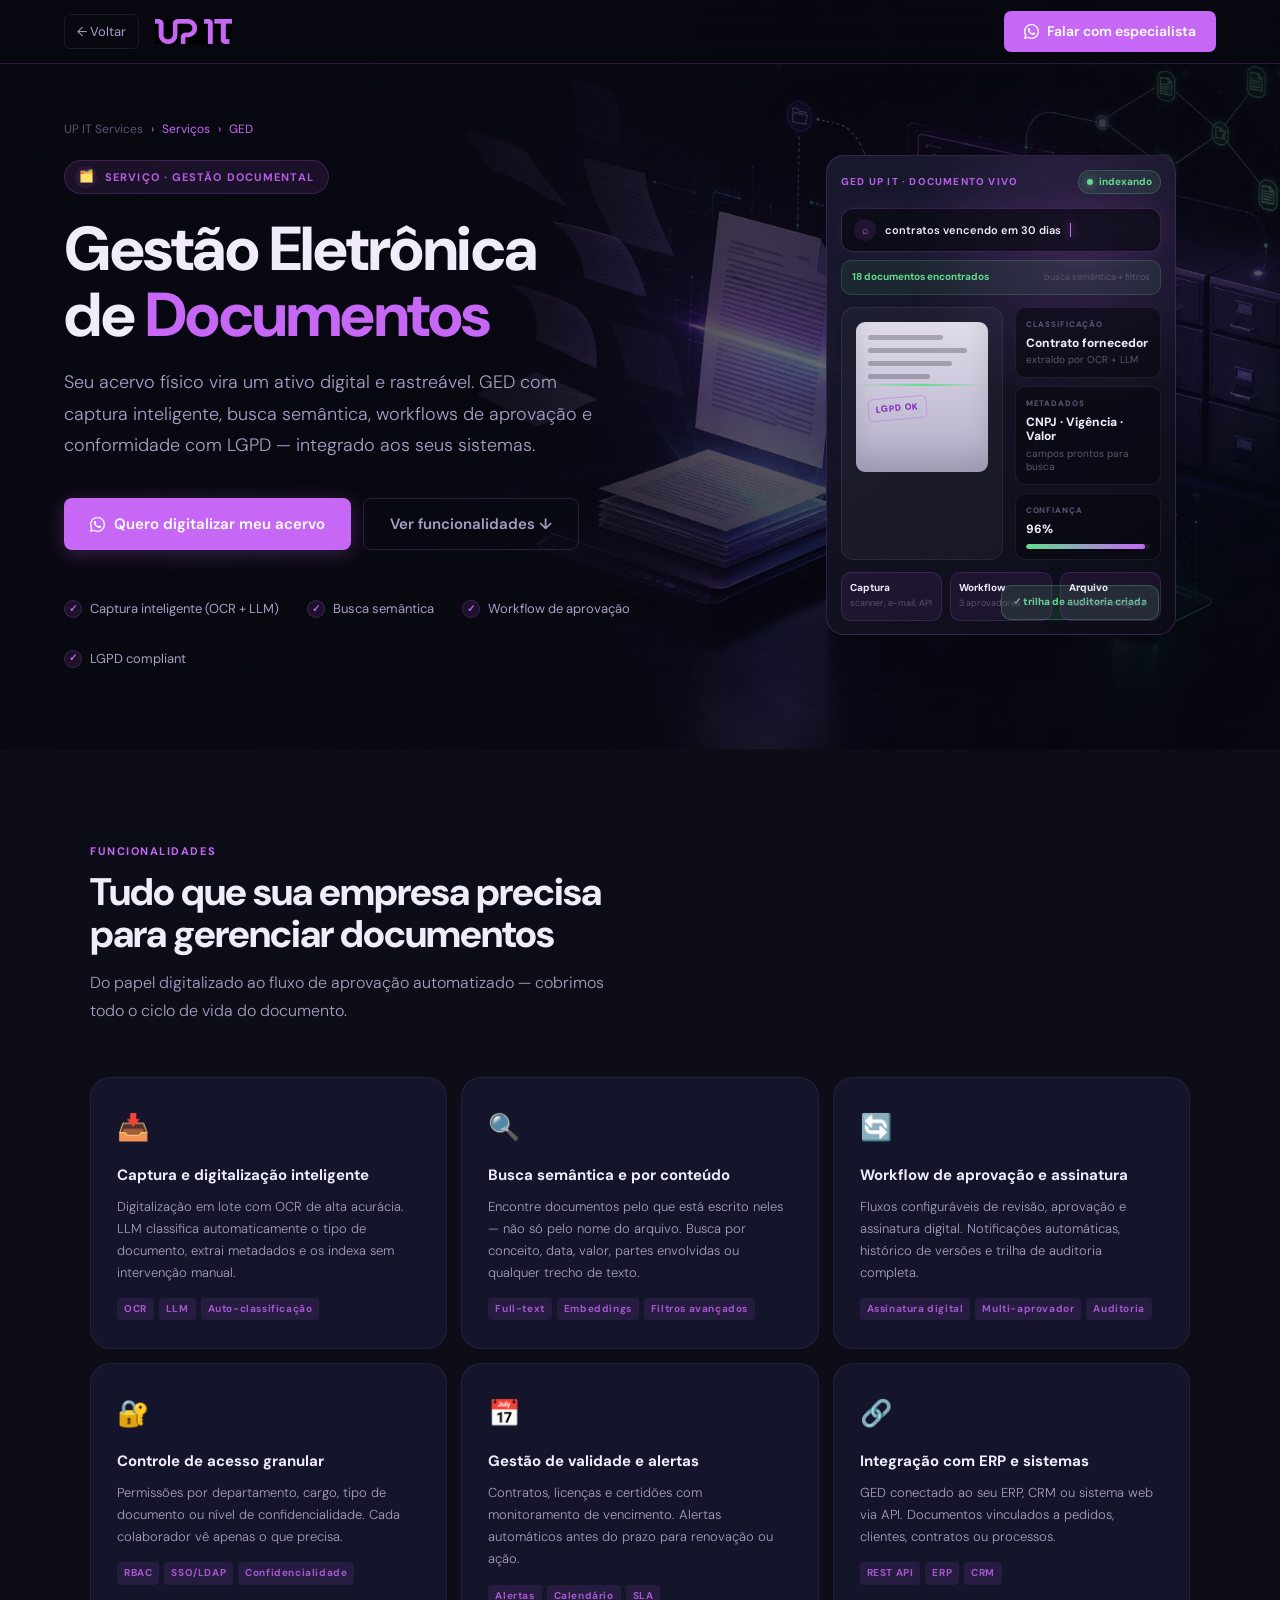
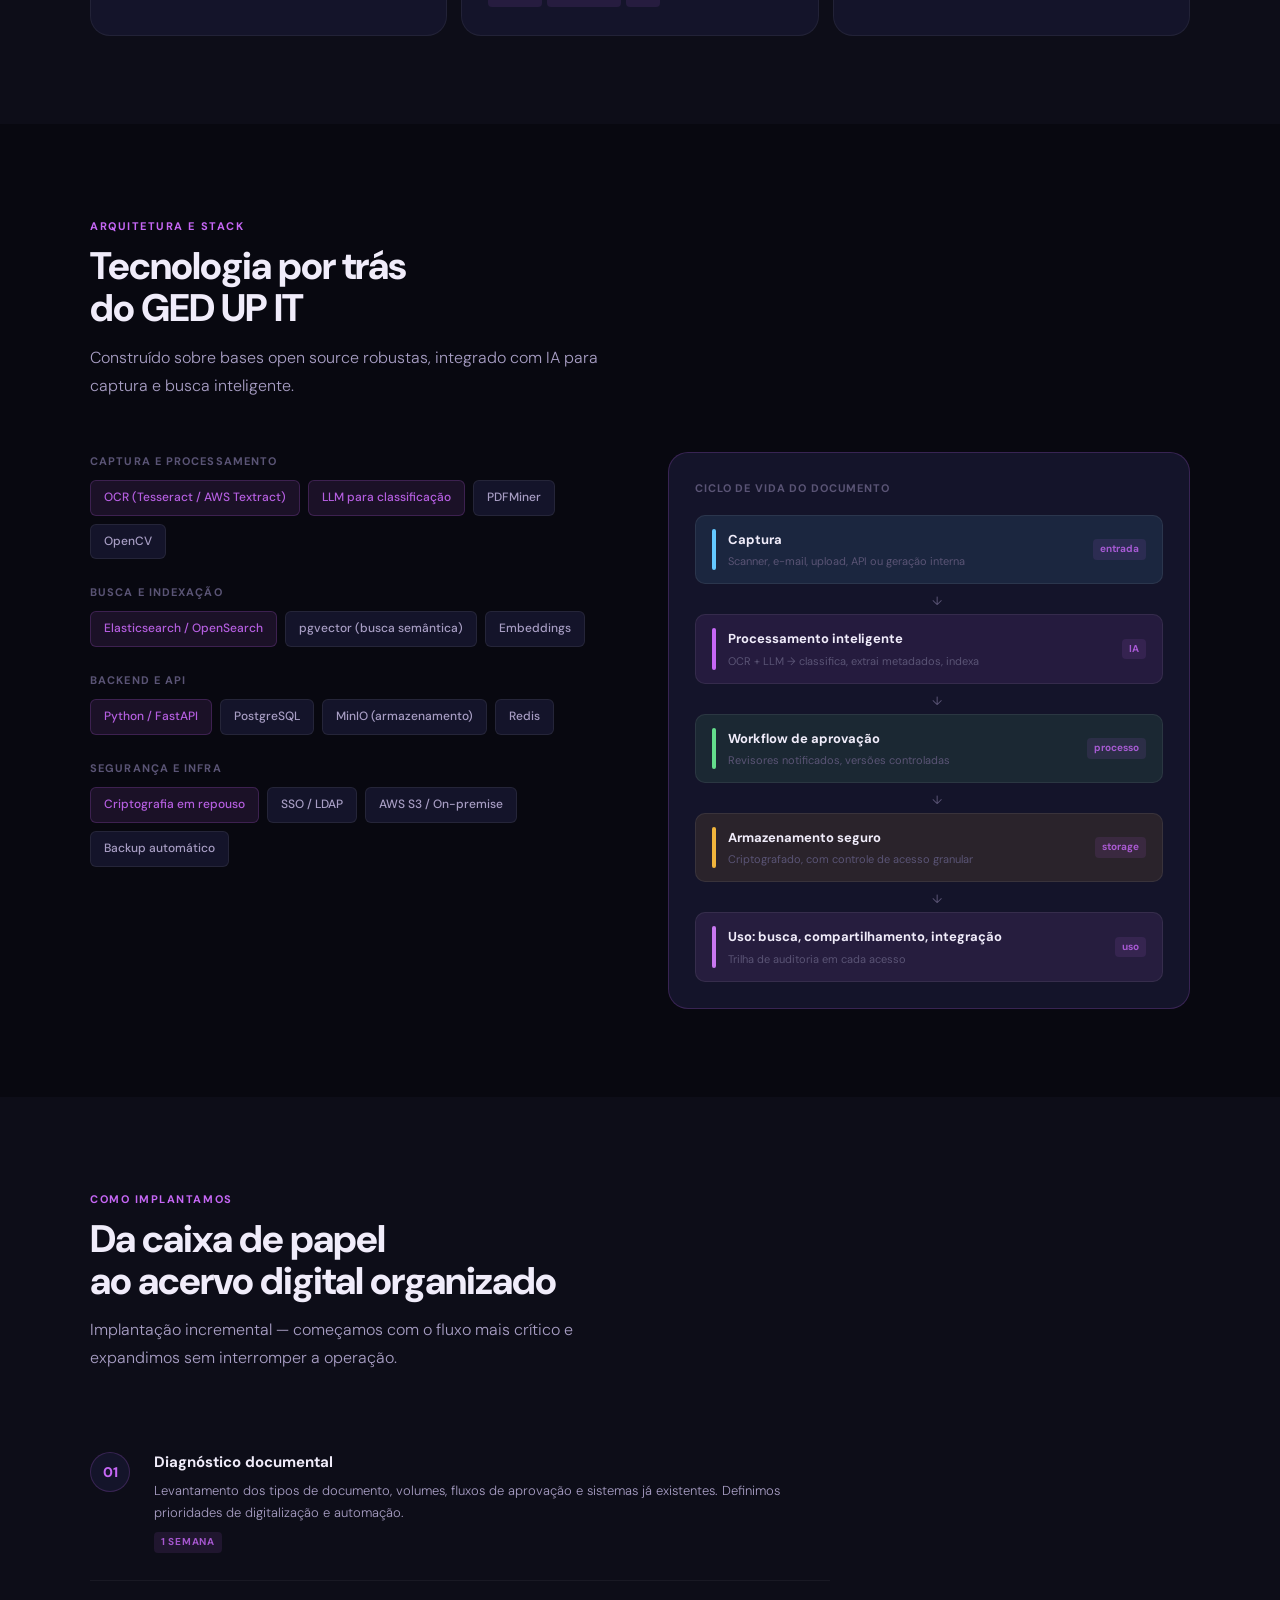
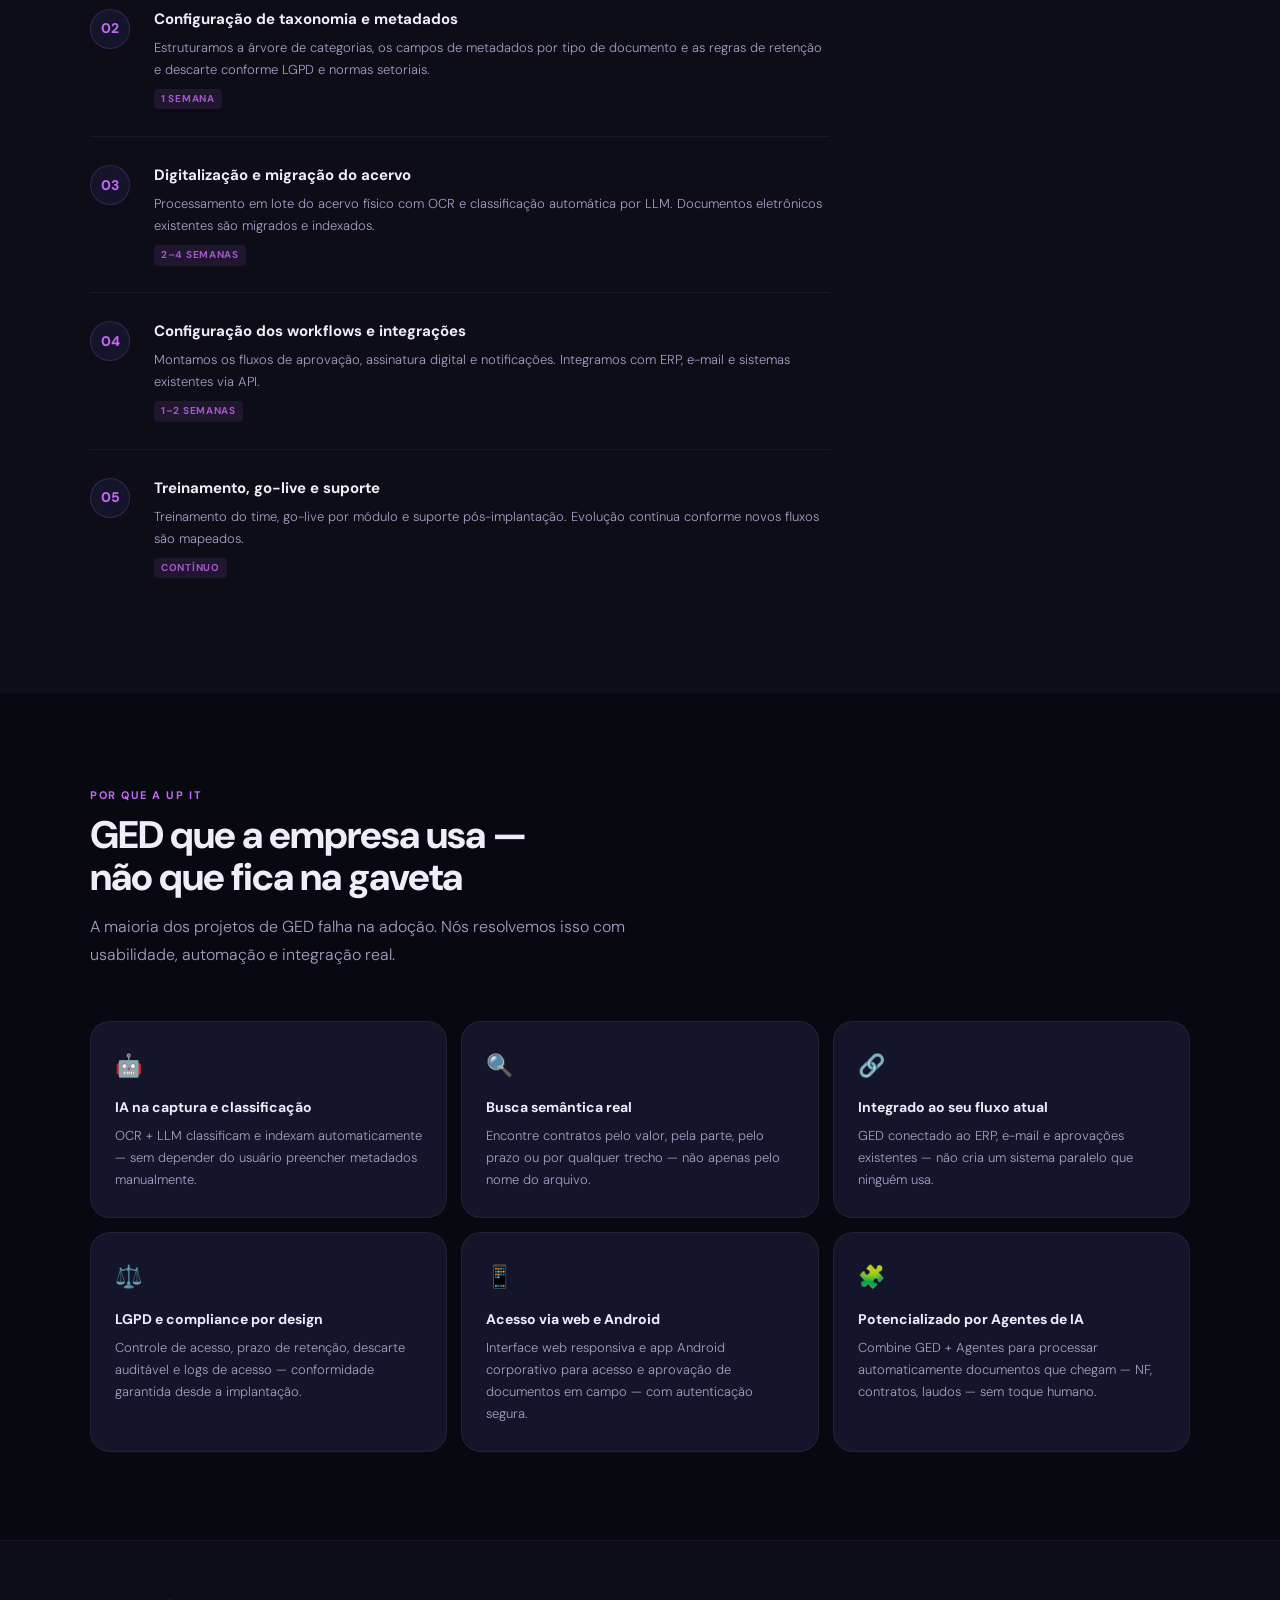
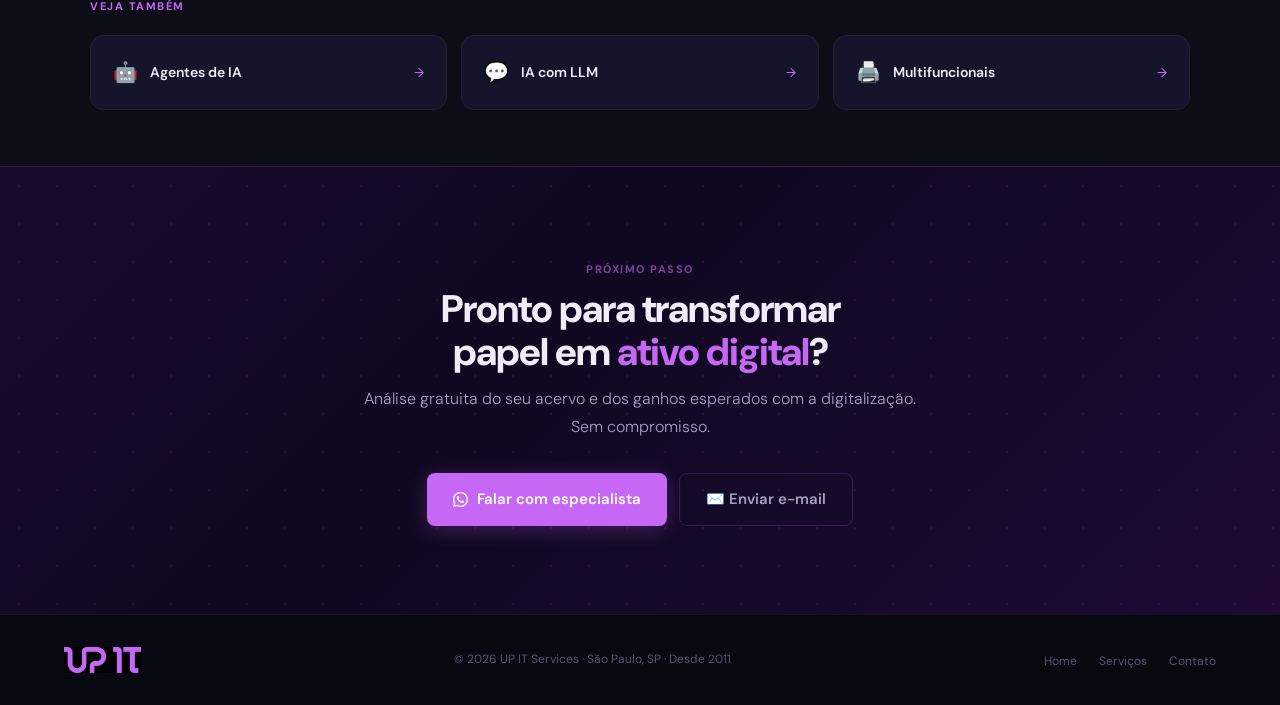
<file: upit-ged.html>
<!DOCTYPE html>
<html lang="pt-BR">
<head>
<meta charset="UTF-8"><meta name="viewport" content="width=device-width, initial-scale=1.0">
<title>Gestão Eletrônica de Documentos (GED) — UP IT Services</title>
<meta name="description" content="Seu acervo físico vira um ativo digital rastreável. GED com busca inteligente, workflows de aprovação e conformidade com LGPD.">
<link rel="canonical" href="https://www.upitservices.com.br/upit-ged.html">
<link rel="icon" href="/favicon.svg" type="image/svg+xml">
<meta property="og:type" content="website">
<meta property="og:title" content="Gestão Eletrônica de Documentos (GED) — UP IT Services">
<meta property="og:description" content="Seu acervo físico vira um ativo digital rastreável. GED com busca inteligente, workflows de aprovação e conformidade com LGPD.">
<meta property="og:url" content="https://www.upitservices.com.br/upit-ged.html">
<meta property="og:image" content="https://www.upitservices.com.br/assets/hero-ged-bg.webp">
<meta name="twitter:card" content="summary_large_image">
<meta name="twitter:title" content="Gestão Eletrônica de Documentos (GED) — UP IT Services">
<meta name="twitter:description" content="Seu acervo físico vira um ativo digital rastreável. GED com busca inteligente, workflows de aprovação e conformidade com LGPD.">
<meta name="twitter:image" content="https://www.upitservices.com.br/assets/hero-ged-bg.webp">

<link rel="preconnect" href="https://fonts.googleapis.com"><link rel="preconnect" href="https://fonts.gstatic.com" crossorigin><link rel="preload" href="assets/hero-ged-bg.webp" as="image" fetchpriority="high">
<link rel="preload" href="https://fonts.googleapis.com/css2?family=DM+Sans:opsz,wght@9..40,300;9..40,400;9..40,500;9..40,600;9..40,700;9..40,800&display=swap" as="style" onload="this.onload=null;this.rel='stylesheet'">
<noscript><link href="https://fonts.googleapis.com/css2?family=DM+Sans:opsz,wght@9..40,300;9..40,400;9..40,500;9..40,600;9..40,700;9..40,800&display=swap" rel="stylesheet"></noscript>
<link rel="stylesheet" href="/styles.css">
<style>
:root{--hero-bg-full:linear-gradient(90deg,rgba(8,8,16,.94) 0%,rgba(8,8,16,.78) 42%,rgba(8,8,16,.28) 72%,rgba(8,8,16,.5) 100%), linear-gradient(180deg,rgba(8,8,16,.75) 0%,rgba(8,8,16,.16) 50%,rgba(8,8,16,.78) 100%), radial-gradient(ellipse 55% 55% at 72% 38%,rgba(198,103,245,.13) 0%,transparent 65%), radial-gradient(ellipse 30% 35% at 12% 72%,rgba(198,103,245,.07) 0%,transparent 60%), url("assets/hero-ged-bg.webp") center/cover no-repeat;}
/* GED intelligence visual */
.ged-visual{position:relative;z-index:1;pointer-events:none;width:100%;display:flex;justify-content:center;filter:drop-shadow(0 28px 52px rgba(0,0,0,.35))}
@media(max-width:980px){
  .hero-inner { grid-template-columns: 1fr; gap: 48px; }
  .ged-visual{display:none}
}
.ged-panel{position:relative;width:min(100%,350px);height:480px;background:linear-gradient(145deg,rgba(26,26,48,.96),rgba(12,12,24,.98));border:1px solid var(--pu-border);border-radius:18px;padding:14px;overflow:hidden;animation:float 5s ease-in-out infinite}
.ged-panel::before{content:'';position:absolute;inset:0;background:radial-gradient(circle at 72% 18%,rgba(198,103,245,.18),transparent 36%);pointer-events:none}
.ged-head{position:relative;z-index:1;display:flex;align-items:center;justify-content:space-between;margin-bottom:14px}
.ged-title{font-size:10px;font-weight:800;letter-spacing:.12em;text-transform:uppercase;color:rgba(198,103,245,.9)}
.ged-live{display:inline-flex;align-items:center;gap:6px;font-size:10px;font-weight:700;color:#64dc8c;background:rgba(100,220,140,.1);border:1px solid rgba(100,220,140,.22);border-radius:999px;padding:3px 8px}
.ged-live::before{content:'';width:6px;height:6px;border-radius:50%;background:#64dc8c;box-shadow:0 0 10px rgba(100,220,140,.8)}
.ged-search{position:relative;z-index:1;display:flex;align-items:center;gap:9px;background:rgba(8,8,16,.62);border:1px solid rgba(198,103,245,.24);border-radius:12px;padding:10px 12px;margin-bottom:12px;box-shadow:0 0 24px rgba(198,103,245,.08)}
.ged-search-icon{width:22px;height:22px;border-radius:50%;display:flex;align-items:center;justify-content:center;background:var(--pu-dim);color:var(--pu);font-size:11px;flex-shrink:0}
.ged-search-text{font-size:11px;color:var(--t1);font-weight:600;white-space:nowrap;overflow:hidden;text-overflow:ellipsis}
.ged-search-caret{width:1px;height:14px;background:var(--pu);box-shadow:0 0 10px var(--pu);animation:caret 1s steps(2,end) infinite}
.ged-result{position:relative;z-index:1;display:flex;align-items:center;justify-content:space-between;gap:10px;background:rgba(100,220,140,.08);border:1px solid rgba(100,220,140,.18);border-radius:10px;padding:8px 10px;margin:-4px 0 12px}
.ged-result strong{font-size:10px;color:#64dc8c}
.ged-result span{font-size:9px;color:var(--t3)}
.ged-stage{position:relative;z-index:1;display:grid;grid-template-columns:1.05fr .95fr;gap:12px}
.ged-doc{min-height:184px;background:rgba(255,255,255,.035);border:1px solid rgba(255,255,255,.07);border-radius:13px;padding:14px}
.ged-paper{height:150px;border-radius:9px;background:linear-gradient(180deg,rgba(240,236,250,.92),rgba(202,194,222,.88));padding:13px 12px;box-shadow:inset 0 -18px 24px rgba(8,8,16,.12)}
.ged-line{height:5px;border-radius:5px;background:rgba(32,25,50,.28);margin-bottom:8px}
.ged-line:nth-child(1){width:70%}.ged-line:nth-child(2){width:92%}.ged-line:nth-child(3){width:78%}.ged-line:nth-child(4){width:58%}
.ged-stamp{display:inline-flex;margin-top:10px;border:1px solid rgba(198,103,245,.5);color:#7b2bb7;border-radius:5px;padding:3px 7px;font-size:9px;font-weight:800;letter-spacing:.08em;text-transform:uppercase;transform:rotate(-5deg)}
.ged-scan{height:2px;background:linear-gradient(90deg,transparent,#64dc8c,transparent);margin-top:-88px;animation:scan 3s ease-in-out infinite}
.ged-side{display:flex;flex-direction:column;gap:8px}
.ged-box{background:rgba(8,8,16,.58);border:1px solid rgba(255,255,255,.07);border-radius:10px;padding:10px}
.ged-box-label{font-size:8px;font-weight:800;letter-spacing:.11em;text-transform:uppercase;color:var(--t3);margin-bottom:5px}
.ged-box-value{font-size:12px;font-weight:800;color:var(--t1);line-height:1.2}
.ged-box small{display:block;font-size:10px;color:var(--t3);margin-top:3px;line-height:1.35}
.ged-score{height:5px;background:rgba(255,255,255,.08);border-radius:999px;overflow:hidden;margin-top:8px}
.ged-score span{display:block;height:100%;width:96%;background:linear-gradient(90deg,#64dc8c,var(--pu));border-radius:inherit}
.ged-flow{position:relative;z-index:1;display:grid;grid-template-columns:repeat(3,1fr);gap:8px;margin-top:12px}
.ged-step{background:rgba(198,103,245,.08);border:1px solid rgba(198,103,245,.16);border-radius:10px;padding:9px 8px}
.ged-step strong{display:block;font-size:10px;color:var(--t1);line-height:1.2}
.ged-step span{display:block;font-size:9px;color:var(--t3);margin-top:2px}
.ged-chip{position:absolute;right:16px;bottom:14px;background:rgba(100,220,140,.12);border:1px solid rgba(100,220,140,.28);border-radius:10px;padding:8px 11px;color:#64dc8c;font-size:10px;font-weight:800;animation:chipfloat 4s ease-in-out infinite}
@keyframes float{0%,100%{transform:translateY(0)}50%{transform:translateY(-8px)}}
@keyframes scan{0%,100%{transform:translateY(0);opacity:.25}50%{transform:translateY(92px);opacity:1}}
@keyframes chipfloat{0%,100%{transform:translateY(0)}50%{transform:translateY(-5px)}}
@keyframes caret{0%,45%{opacity:1}46%,100%{opacity:0}}
</style>
</head>
<body>
<nav>
  <div class="nav-left">
    <a href="upit-landingpage-v3.html" class="nav-back">← Voltar</a>
    <a href="upit-landingpage-v3.html"><img src="[data-uri]" alt="UP IT Services" style="height:26px;width:auto;display:block;object-fit:contain"></a>
  </div>
  <a href="https://wa.me/5511992052669?text=Olá%2C+Up+It!+Tenho+interesse+em+GED." class="nav-cta" aria-label="Falar com a UP IT Services pelo WhatsApp" target="_blank" rel="noopener noreferrer"><svg class="ico-wa" viewBox="0 0 24 24"><path d="M17.472 14.382c-.297-.149-1.758-.867-2.03-.967-.273-.099-.471-.148-.67.15-.197.297-.767.966-.94 1.164-.173.199-.347.223-.644.075-.297-.15-1.255-.463-2.39-1.475-.883-.788-1.48-1.761-1.653-2.059-.173-.297-.018-.458.13-.606.134-.133.298-.347.446-.52.149-.174.198-.298.298-.497.099-.198.05-.371-.025-.52-.075-.149-.669-1.612-.916-2.207-.242-.579-.487-.5-.669-.51-.173-.008-.371-.01-.57-.01-.198 0-.52.074-.792.372-.272.297-1.04 1.016-1.04 2.479 0 1.462 1.065 2.875 1.213 3.074.149.198 2.096 3.2 5.077 4.487.709.306 1.262.489 1.694.625.712.227 1.36.195 1.871.118.571-.085 1.758-.719 2.006-1.413.248-.694.248-1.289.173-1.413-.074-.124-.272-.198-.57-.347zM12 0C5.373 0 0 5.373 0 12c0 2.117.554 4.103 1.523 5.83L0 24l6.335-1.661A11.945 11.945 0 0012 24c6.627 0 12-5.373 12-12S18.627 0 12 0zm0 21.818a9.797 9.797 0 01-5.001-1.374l-.358-.213-3.761.986 1.003-3.669-.234-.377A9.795 9.795 0 012.182 12C2.182 6.59 6.59 2.182 12 2.182S21.818 6.59 21.818 12 17.41 21.818 12 21.818z"/></svg><span>Falar com especialista</span></a>
</nav>

<section class="hero">
  <div class="hero-inner">
    <div>
      <div class="breadcrumb"><a href="upit-landingpage-v3.html">UP IT Services</a><span>›</span><span>Serviços</span><span>›</span><span>GED</span></div>
      <div class="svc-eyebrow"><div class="svc-eyebrow-icon">🗂️</div><span>Serviço · Gestão Documental</span></div>
      <h1>Gestão Eletrônica<br>de <span class="pu">Documentos</span></h1>
      <p class="hero-desc">Seu acervo físico vira um ativo digital e rastreável. GED com captura inteligente, busca semântica, workflows de aprovação e conformidade com LGPD — integrado aos seus sistemas.</p>
      <div class="hero-actions">
        <a href="https://wa.me/5511992052669?text=Olá%2C+Up+It!+Tenho+interesse+em+GED." class="btn btn-fill" target="_blank" rel="noopener noreferrer"><svg class="ico-wa" viewBox="0 0 24 24"><path d="M17.472 14.382c-.297-.149-1.758-.867-2.03-.967-.273-.099-.471-.148-.67.15-.197.297-.767.966-.94 1.164-.173.199-.347.223-.644.075-.297-.15-1.255-.463-2.39-1.475-.883-.788-1.48-1.761-1.653-2.059-.173-.297-.018-.458.13-.606.134-.133.298-.347.446-.52.149-.174.198-.298.298-.497.099-.198.05-.371-.025-.52-.075-.149-.669-1.612-.916-2.207-.242-.579-.487-.5-.669-.51-.173-.008-.371-.01-.57-.01-.198 0-.52.074-.792.372-.272.297-1.04 1.016-1.04 2.479 0 1.462 1.065 2.875 1.213 3.074.149.198 2.096 3.2 5.077 4.487.709.306 1.262.489 1.694.625.712.227 1.36.195 1.871.118.571-.085 1.758-.719 2.006-1.413.248-.694.248-1.289.173-1.413-.074-.124-.272-.198-.57-.347zM12 0C5.373 0 0 5.373 0 12c0 2.117.554 4.103 1.523 5.83L0 24l6.335-1.661A11.945 11.945 0 0012 24c6.627 0 12-5.373 12-12S18.627 0 12 0zm0 21.818a9.797 9.797 0 01-5.001-1.374l-.358-.213-3.761.986 1.003-3.669-.234-.377A9.795 9.795 0 012.182 12C2.182 6.59 6.59 2.182 12 2.182S21.818 6.59 21.818 12 17.41 21.818 12 21.818z"/></svg>Quero digitalizar meu acervo</a>
        <a href="#funcionalidades" class="btn btn-ghost">Ver funcionalidades ↓</a>
      </div>
      <div class="trust-strip">
        <div class="trust-item">Captura inteligente (OCR + LLM)</div>
        <div class="trust-item">Busca semântica</div>
        <div class="trust-item">Workflow de aprovação</div>
        <div class="trust-item">LGPD compliant</div>
      </div>
    </div>
    <div class="ged-visual" aria-hidden="true">
      <div class="ged-panel">
        <div class="ged-head">
          <div class="ged-title">GED UP IT · Documento vivo</div>
          <div class="ged-live">indexando</div>
        </div>
        <div class="ged-search">
          <div class="ged-search-icon">⌕</div>
          <div class="ged-search-text">contratos vencendo em 30 dias</div>
          <div class="ged-search-caret"></div>
        </div>
        <div class="ged-result">
          <strong>18 documentos encontrados</strong>
          <span>busca semântica + filtros</span>
        </div>
        <div class="ged-stage">
          <div class="ged-doc">
            <div class="ged-paper">
              <div class="ged-line"></div>
              <div class="ged-line"></div>
              <div class="ged-line"></div>
              <div class="ged-line"></div>
              <div class="ged-stamp">LGPD OK</div>
            </div>
            <div class="ged-scan"></div>
          </div>
          <div class="ged-side">
            <div class="ged-box">
              <div class="ged-box-label">Classificação</div>
              <div class="ged-box-value">Contrato fornecedor</div>
              <small>extraído por OCR + LLM</small>
            </div>
            <div class="ged-box">
              <div class="ged-box-label">Metadados</div>
              <div class="ged-box-value">CNPJ · Vigência · Valor</div>
              <small>campos prontos para busca</small>
            </div>
            <div class="ged-box">
              <div class="ged-box-label">Confiança</div>
              <div class="ged-box-value">96%</div>
              <div class="ged-score"><span></span></div>
            </div>
          </div>
        </div>
        <div class="ged-flow">
          <div class="ged-step"><strong>Captura</strong><span>scanner, e-mail, API</span></div>
          <div class="ged-step"><strong>Workflow</strong><span>3 aprovadores</span></div>
          <div class="ged-step"><strong>Arquivo</strong><span>auditável e seguro</span></div>
        </div>
        <div class="ged-chip">✓ trilha de auditoria criada</div>
      </div>
    </div>
  </div>
</section>

<section style="background:var(--bg2)" id="funcionalidades">
  <div class="smax">
    <span class="eyebrow reveal">Funcionalidades</span>
    <h2 class="reveal">Tudo que sua empresa precisa<br>para gerenciar documentos</h2>
    <p class="slead reveal">Do papel digitalizado ao fluxo de aprovação automatizado — cobrimos todo o ciclo de vida do documento.</p>
    <div class="grid3">
      <div class="card reveal"><div class="card-icon">📥</div><h3>Captura e digitalização inteligente</h3><p>Digitalização em lote com OCR de alta acurácia. LLM classifica automaticamente o tipo de documento, extrai metadados e os indexa sem intervenção manual.</p><div class="tags"><span class="tag">OCR</span><span class="tag">LLM</span><span class="tag">Auto-classificação</span></div></div>
      <div class="card reveal" style="transition-delay:.07s"><div class="card-icon">🔍</div><h3>Busca semântica e por conteúdo</h3><p>Encontre documentos pelo que está escrito neles — não só pelo nome do arquivo. Busca por conceito, data, valor, partes envolvidas ou qualquer trecho de texto.</p><div class="tags"><span class="tag">Full-text</span><span class="tag">Embeddings</span><span class="tag">Filtros avançados</span></div></div>
      <div class="card reveal" style="transition-delay:.14s"><div class="card-icon">🔄</div><h3>Workflow de aprovação e assinatura</h3><p>Fluxos configuráveis de revisão, aprovação e assinatura digital. Notificações automáticas, histórico de versões e trilha de auditoria completa.</p><div class="tags"><span class="tag">Assinatura digital</span><span class="tag">Multi-aprovador</span><span class="tag">Auditoria</span></div></div>
      <div class="card reveal" style="transition-delay:.21s"><div class="card-icon">🔐</div><h3>Controle de acesso granular</h3><p>Permissões por departamento, cargo, tipo de documento ou nível de confidencialidade. Cada colaborador vê apenas o que precisa.</p><div class="tags"><span class="tag">RBAC</span><span class="tag">SSO/LDAP</span><span class="tag">Confidencialidade</span></div></div>
      <div class="card reveal" style="transition-delay:.28s"><div class="card-icon">📅</div><h3>Gestão de validade e alertas</h3><p>Contratos, licenças e certidões com monitoramento de vencimento. Alertas automáticos antes do prazo para renovação ou ação.</p><div class="tags"><span class="tag">Alertas</span><span class="tag">Calendário</span><span class="tag">SLA</span></div></div>
      <div class="card reveal" style="transition-delay:.35s"><div class="card-icon">🔗</div><h3>Integração com ERP e sistemas</h3><p>GED conectado ao seu ERP, CRM ou sistema web via API. Documentos vinculados a pedidos, clientes, contratos ou processos.</p><div class="tags"><span class="tag">REST API</span><span class="tag">ERP</span><span class="tag">CRM</span></div></div>
    </div>
  </div>
</section>

<section style="background:var(--bg)">
  <div class="smax">
    <span class="eyebrow reveal">Arquitetura e stack</span>
    <h2 class="reveal">Tecnologia por trás<br>do GED UP IT</h2>
    <p class="slead reveal">Construído sobre bases open source robustas, integrado com IA para captura e busca inteligente.</p>
    <div class="grid2">
      <div class="reveal">
        <div class="tech-group"><div class="tgl">Captura e processamento</div><div class="tech-pills"><span class="tpill h">OCR (Tesseract / AWS Textract)</span><span class="tpill h">LLM para classificação</span><span class="tpill">PDFMiner</span><span class="tpill">OpenCV</span></div></div>
        <div class="tech-group"><div class="tgl">Busca e indexação</div><div class="tech-pills"><span class="tpill h">Elasticsearch / OpenSearch</span><span class="tpill">pgvector (busca semântica)</span><span class="tpill">Embeddings</span></div></div>
        <div class="tech-group"><div class="tgl">Backend e API</div><div class="tech-pills"><span class="tpill h">Python / FastAPI</span><span class="tpill">PostgreSQL</span><span class="tpill">MinIO (armazenamento)</span><span class="tpill">Redis</span></div></div>
        <div class="tech-group"><div class="tgl">Segurança e infra</div><div class="tech-pills"><span class="tpill h">Criptografia em repouso</span><span class="tpill">SSO / LDAP</span><span class="tpill">AWS S3 / On-premise</span><span class="tpill">Backup automático</span></div></div>
      </div>
      <div class="reveal" style="transition-delay:.1s">
        <div class="flow-card">
          <div class="flow-title">Ciclo de vida do documento</div>
          <div class="fl fa"><div class="fl-bar"></div><div style="flex:1"><div class="fl-name">Captura</div><div class="fl-desc">Scanner, e-mail, upload, API ou geração interna</div></div><span class="fl-tag">entrada</span></div>
          <div class="fl-arrow">↓</div>
          <div class="fl fb"><div class="fl-bar"></div><div style="flex:1"><div class="fl-name">Processamento inteligente</div><div class="fl-desc">OCR + LLM → classifica, extrai metadados, indexa</div></div><span class="fl-tag">IA</span></div>
          <div class="fl-arrow">↓</div>
          <div class="fl fc"><div class="fl-bar"></div><div style="flex:1"><div class="fl-name">Workflow de aprovação</div><div class="fl-desc">Revisores notificados, versões controladas</div></div><span class="fl-tag">processo</span></div>
          <div class="fl-arrow">↓</div>
          <div class="fl fd"><div class="fl-bar"></div><div style="flex:1"><div class="fl-name">Armazenamento seguro</div><div class="fl-desc">Criptografado, com controle de acesso granular</div></div><span class="fl-tag">storage</span></div>
          <div class="fl-arrow">↓</div>
          <div class="fl fe"><div class="fl-bar"></div><div style="flex:1"><div class="fl-name">Uso: busca, compartilhamento, integração</div><div class="fl-desc">Trilha de auditoria em cada acesso</div></div><span class="fl-tag">uso</span></div>
        </div>
      </div>
    </div>
  </div>
</section>

<section style="background:var(--bg2)" id="processo">
  <div class="smax">
    <span class="eyebrow reveal">Como implantamos</span>
    <h2 class="reveal">Da caixa de papel<br>ao acervo digital organizado</h2>
    <p class="slead reveal">Implantação incremental — começamos com o fluxo mais crítico e expandimos sem interromper a operação.</p>
    <div class="process-steps">
      <div class="pstep reveal"><div class="pnum">01</div><div><h3>Diagnóstico documental</h3><p>Levantamento dos tipos de documento, volumes, fluxos de aprovação e sistemas já existentes. Definimos prioridades de digitalização e automação.</p><span class="ptag">1 semana</span></div></div>
      <div class="pstep reveal" style="transition-delay:.07s"><div class="pnum">02</div><div><h3>Configuração de taxonomia e metadados</h3><p>Estruturamos a árvore de categorias, os campos de metadados por tipo de documento e as regras de retenção e descarte conforme LGPD e normas setoriais.</p><span class="ptag">1 semana</span></div></div>
      <div class="pstep reveal" style="transition-delay:.14s"><div class="pnum">03</div><div><h3>Digitalização e migração do acervo</h3><p>Processamento em lote do acervo físico com OCR e classificação automática por LLM. Documentos eletrônicos existentes são migrados e indexados.</p><span class="ptag">2–4 semanas</span></div></div>
      <div class="pstep reveal" style="transition-delay:.21s"><div class="pnum">04</div><div><h3>Configuração dos workflows e integrações</h3><p>Montamos os fluxos de aprovação, assinatura digital e notificações. Integramos com ERP, e-mail e sistemas existentes via API.</p><span class="ptag">1–2 semanas</span></div></div>
      <div class="pstep reveal" style="transition-delay:.28s"><div class="pnum">05</div><div><h3>Treinamento, go-live e suporte</h3><p>Treinamento do time, go-live por módulo e suporte pós-implantação. Evolução contínua conforme novos fluxos são mapeados.</p><span class="ptag">Contínuo</span></div></div>
    </div>
  </div>
</section>

<section style="background:var(--bg)">
  <div class="smax">
    <span class="eyebrow reveal">Por que a UP IT</span>
    <h2 class="reveal">GED que a empresa usa —<br>não que fica na gaveta</h2>
    <p class="slead reveal">A maioria dos projetos de GED falha na adoção. Nós resolvemos isso com usabilidade, automação e integração real.</p>
    <div class="diffs-grid">
      <div class="diff-card reveal"><div class="di">🤖</div><h3>IA na captura e classificação</h3><p>OCR + LLM classificam e indexam automaticamente — sem depender do usuário preencher metadados manualmente.</p></div>
      <div class="diff-card reveal" style="transition-delay:.08s"><div class="di">🔍</div><h3>Busca semântica real</h3><p>Encontre contratos pelo valor, pela parte, pelo prazo ou por qualquer trecho — não apenas pelo nome do arquivo.</p></div>
      <div class="diff-card reveal" style="transition-delay:.16s"><div class="di">🔗</div><h3>Integrado ao seu fluxo atual</h3><p>GED conectado ao ERP, e-mail e aprovações existentes — não cria um sistema paralelo que ninguém usa.</p></div>
      <div class="diff-card reveal" style="transition-delay:.24s"><div class="di">⚖️</div><h3>LGPD e compliance por design</h3><p>Controle de acesso, prazo de retenção, descarte auditável e logs de acesso — conformidade garantida desde a implantação.</p></div>
      <div class="diff-card reveal" style="transition-delay:.32s"><div class="di">📱</div><h3>Acesso via web e Android</h3><p>Interface web responsiva e app Android corporativo para acesso e aprovação de documentos em campo — com autenticação segura.</p></div>
      <div class="diff-card reveal" style="transition-delay:.40s"><div class="di">🧩</div><h3>Potencializado por Agentes de IA</h3><p>Combine GED + Agentes para processar automaticamente documentos que chegam — NF, contratos, laudos — sem toque humano.</p></div>
    </div>
  </div>
</section>

<div class="also">
  <div class="also-inner">
    <span class="also-label">Veja também</span>
    <div class="also-grid"><a href="upit-agentes.html" class="also-card">
      <span class="also-icon">🤖</span>
      <span class="also-name">Agentes de IA</span>
      <span class="also-arr">→</span>
    </a><a href="upit-llm.html" class="also-card">
      <span class="also-icon">💬</span>
      <span class="also-name">IA com LLM</span>
      <span class="also-arr">→</span>
    </a><a href="upit-multifuncionais.html" class="also-card">
      <span class="also-icon">🖨️</span>
      <span class="also-name">Multifuncionais</span>
      <span class="also-arr">→</span>
    </a></div>
  </div>
</div>
<div class="cta-final">
  <div class="cta-inner">
    <span class="eyebrow" style="color:rgba(198,103,245,.6)">Próximo passo</span>
    <h2>Pronto para transformar<br>papel em <span class="pu">ativo digital</span>?</h2>
    <p>Análise gratuita do seu acervo e dos ganhos esperados com a digitalização. Sem compromisso.</p>
    <div class="cta-actions">
      <a href="https://wa.me/5511992052669?text=Olá%2C+Up+It!+Tenho+interesse+em+GED." class="btn btn-fill" target="_blank" rel="noopener noreferrer"><svg class="ico-wa" viewBox="0 0 24 24"><path d="M17.472 14.382c-.297-.149-1.758-.867-2.03-.967-.273-.099-.471-.148-.67.15-.197.297-.767.966-.94 1.164-.173.199-.347.223-.644.075-.297-.15-1.255-.463-2.39-1.475-.883-.788-1.48-1.761-1.653-2.059-.173-.297-.018-.458.13-.606.134-.133.298-.347.446-.52.149-.174.198-.298.298-.497.099-.198.05-.371-.025-.52-.075-.149-.669-1.612-.916-2.207-.242-.579-.487-.5-.669-.51-.173-.008-.371-.01-.57-.01-.198 0-.52.074-.792.372-.272.297-1.04 1.016-1.04 2.479 0 1.462 1.065 2.875 1.213 3.074.149.198 2.096 3.2 5.077 4.487.709.306 1.262.489 1.694.625.712.227 1.36.195 1.871.118.571-.085 1.758-.719 2.006-1.413.248-.694.248-1.289.173-1.413-.074-.124-.272-.198-.57-.347zM12 0C5.373 0 0 5.373 0 12c0 2.117.554 4.103 1.523 5.83L0 24l6.335-1.661A11.945 11.945 0 0012 24c6.627 0 12-5.373 12-12S18.627 0 12 0zm0 21.818a9.797 9.797 0 01-5.001-1.374l-.358-.213-3.761.986 1.003-3.669-.234-.377A9.795 9.795 0 012.182 12C2.182 6.59 6.59 2.182 12 2.182S21.818 6.59 21.818 12 17.41 21.818 12 21.818z"/></svg>Falar com especialista</a>
      <a href="mailto:contato@upitservices.com.br" class="btn btn-ghost">✉️ Enviar e-mail</a>
    </div>
  </div>
</div>
<footer>
  <img src="[data-uri]" alt="UP IT Services" style="height:26px;width:auto;display:block;object-fit:contain">
  <p>© 2026 UP IT Services · São Paulo, SP · Desde 2011</p>
  <ul class="flinks">
    <li><a href="upit-landingpage-v3.html">Home</a></li>
    <li><a href="upit-landingpage-v3.html#servicos">Serviços</a></li>
    <li><a href="mailto:contato@upitservices.com.br">Contato</a></li>
  </ul>
</footer>
<script>
const els=document.querySelectorAll('.reveal');
const obs=new IntersectionObserver(es=>es.forEach(e=>{
  if(e.isIntersecting){e.target.classList.add('on');obs.unobserve(e.target)}
}),{threshold:.1});
els.forEach(el=>obs.observe(el));
</script>
</body></html>
</file>
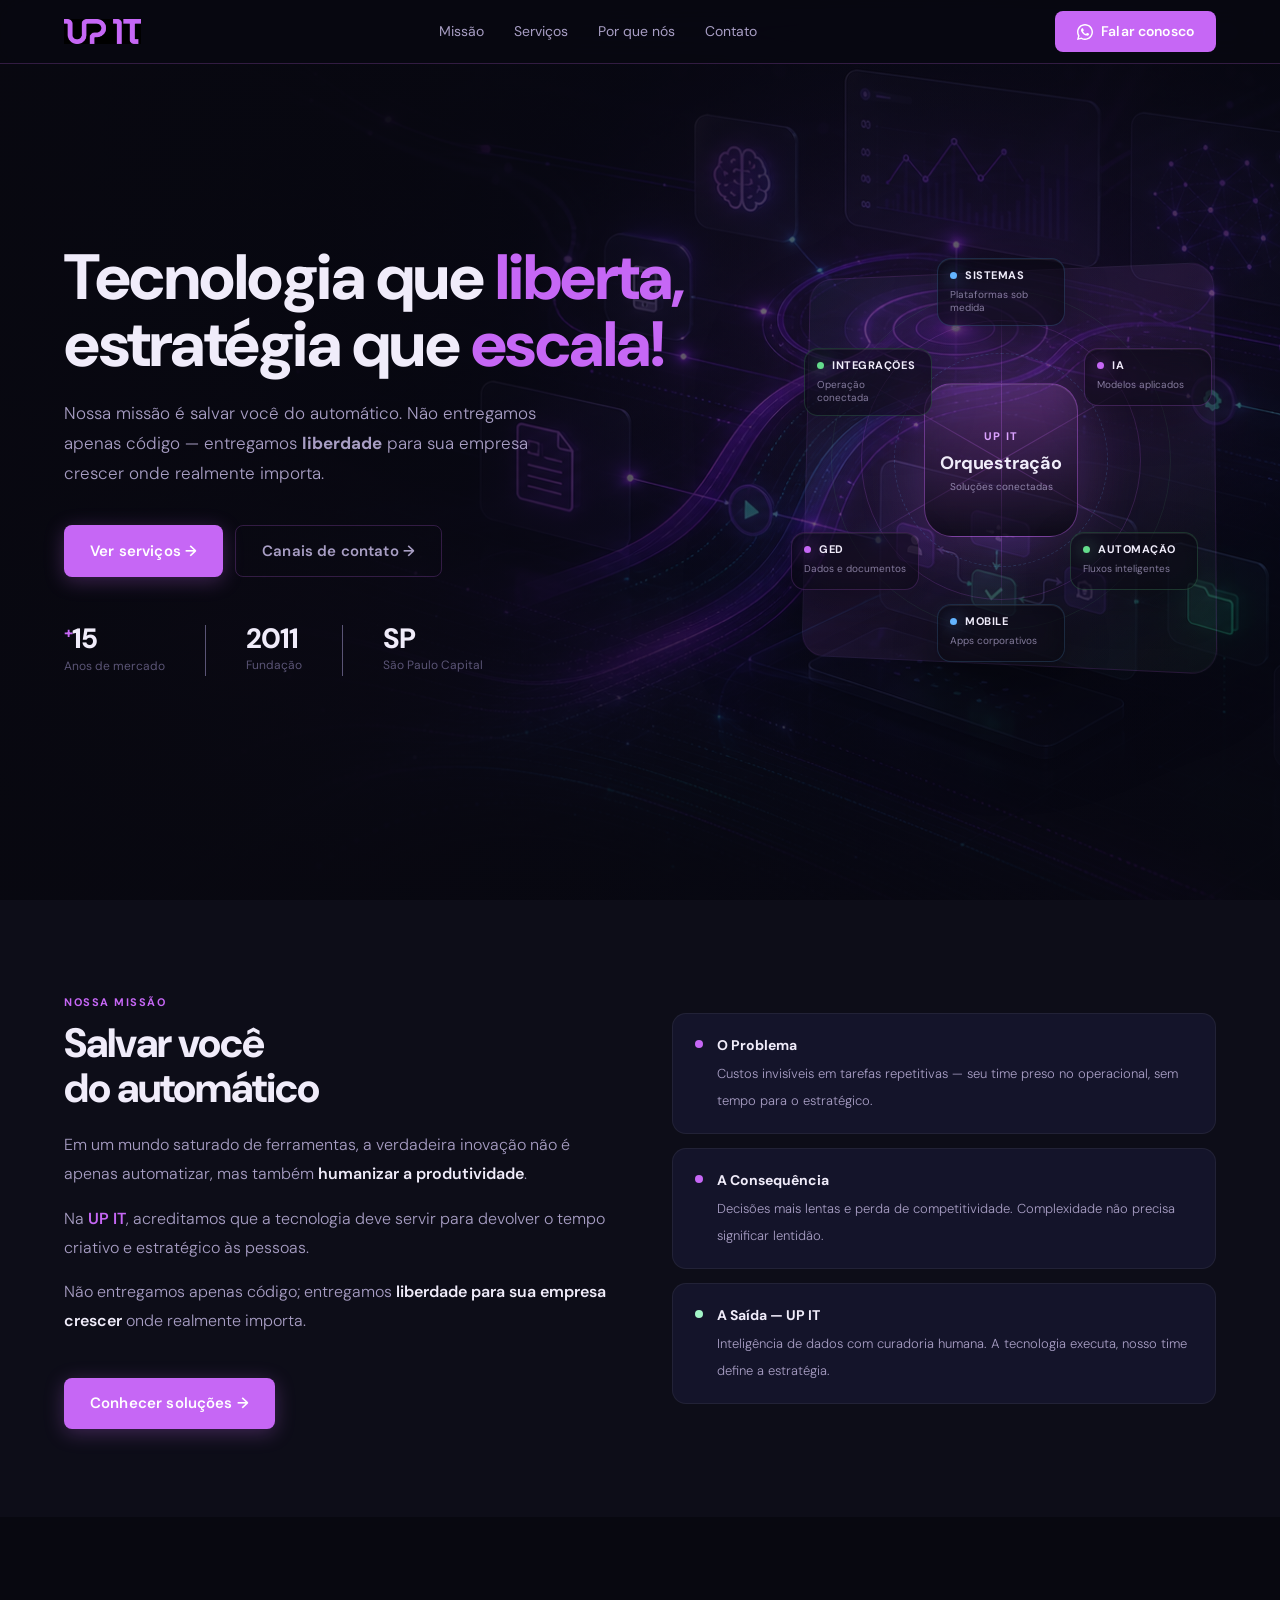
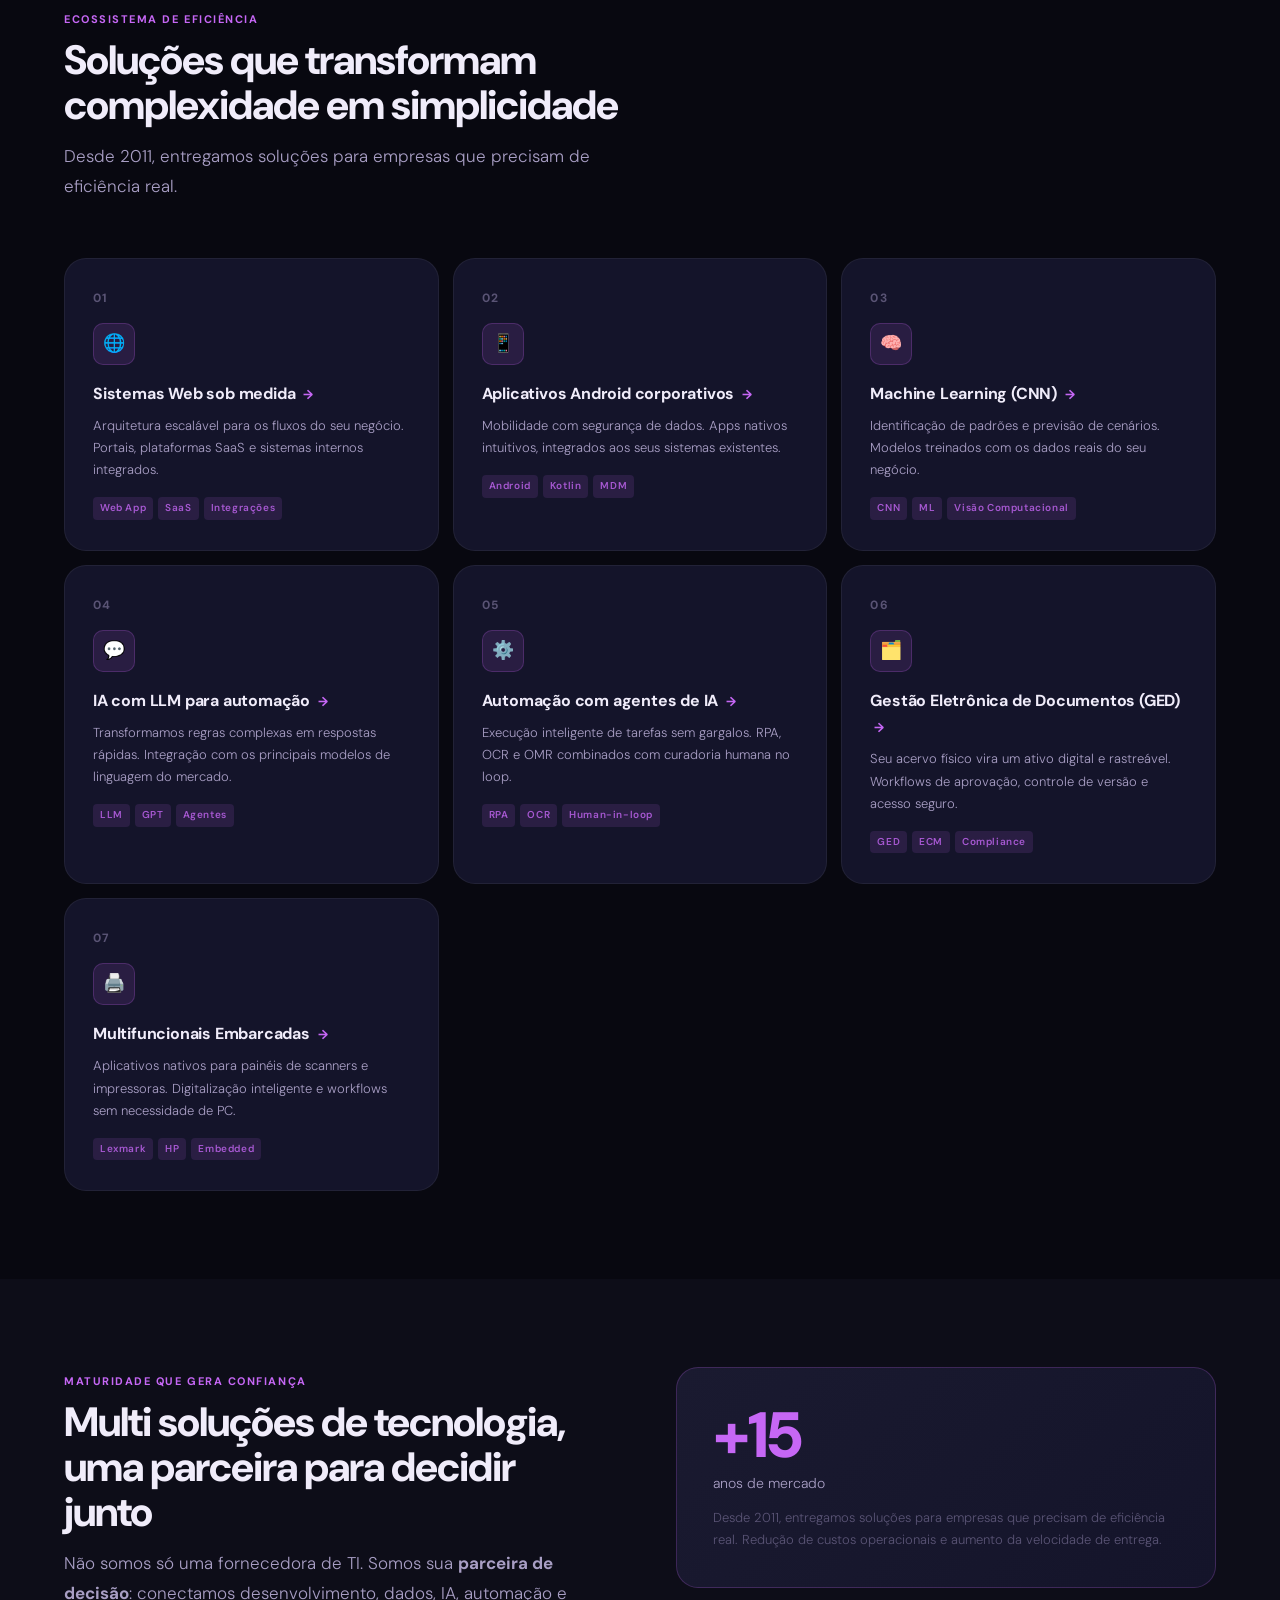
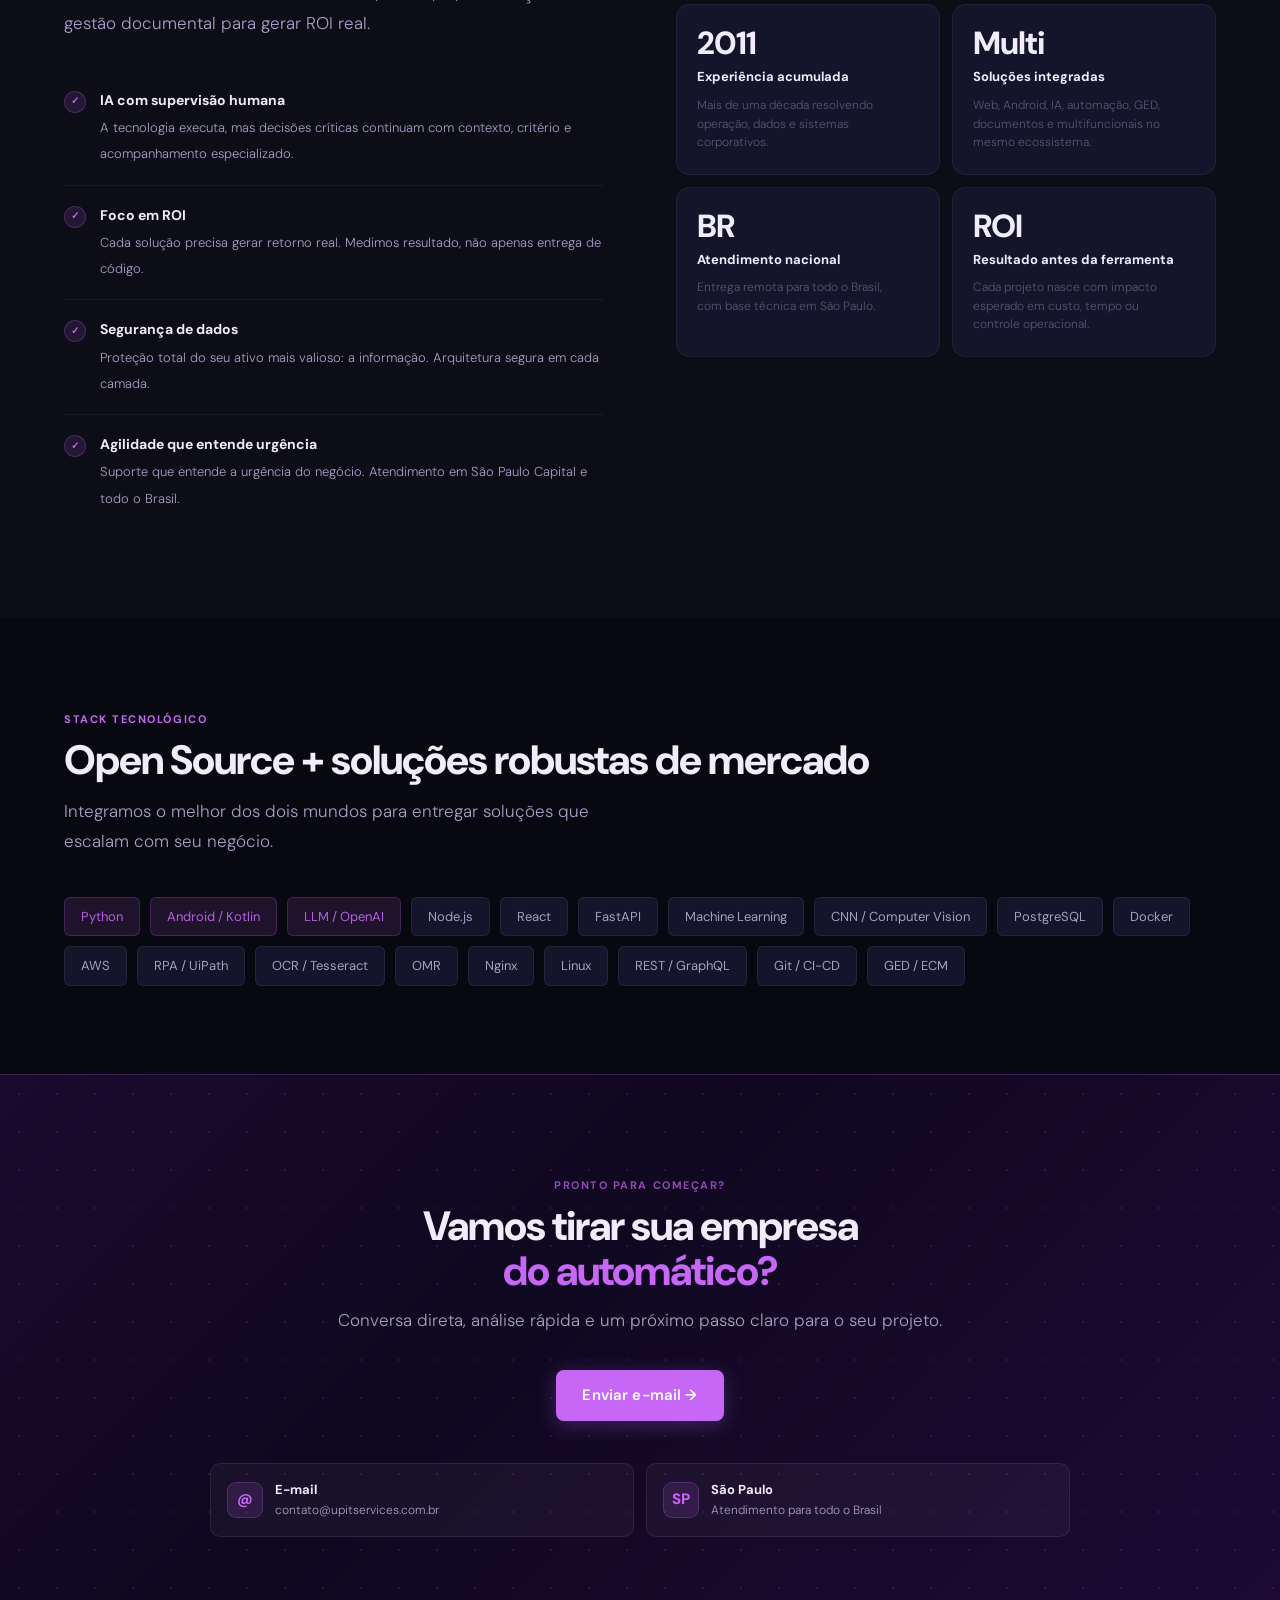
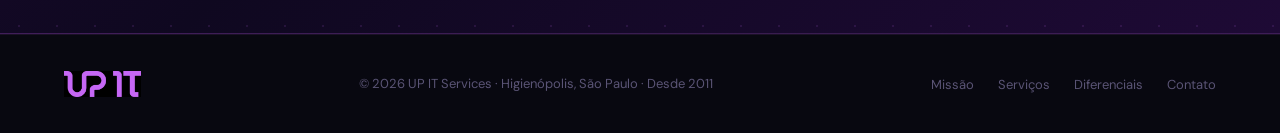
<file: upit-landingpage-v3.html>
<!DOCTYPE html>
<html lang="pt-BR">
<head>
<meta charset="UTF-8">
<meta name="viewport" content="width=device-width, initial-scale=1.0">
<title>UP IT Services — Tecnologia que liberta, estratégia que escala</title>
<meta name="description" content="Soluções sob medida em sistemas web, Android corporativo, IA, GED e automação para empresas que precisam escalar com eficiência real.">
<link rel="canonical" href="https://www.upitservices.com.br/">
<meta property="og:type" content="website">
<meta property="og:title" content="UP IT Services — Tecnologia que liberta, estratégia que escala">
<meta property="og:description" content="Soluções sob medida em sistemas web, Android corporativo, IA, GED e automação para empresas que precisam escalar com eficiência real.">
<meta property="og:url" content="https://www.upitservices.com.br/">
<meta name="twitter:card" content="summary">
<meta name="twitter:title" content="UP IT Services — Tecnologia que liberta, estratégia que escala">
<meta name="twitter:description" content="Soluções sob medida em sistemas web, Android corporativo, IA, GED e automação para empresas que precisam escalar com eficiência real.">
<link rel="preconnect" href="https://fonts.googleapis.com">
<link rel="preconnect" href="https://fonts.gstatic.com" crossorigin>
<link href="https://fonts.googleapis.com/css2?family=DM+Sans:opsz,wght@9..40,300;9..40,400;9..40,500;9..40,600;9..40,700;9..40,800&display=swap" rel="stylesheet">
<style>
*,*::before,*::after{box-sizing:border-box;margin:0;padding:0}
:root{
  --pu:#c667f5;
  --pu-dim:rgba(198,103,245,0.12);
  --pu-border:rgba(198,103,245,0.22);
  --pu-glow:rgba(198,103,245,0.3);
  --bg:#080810;
  --bg2:#0d0d18;
  --bg3:#111120;
   --card:#14142a;--card2:#1a1a30;
   --t1:#f0ecfa;
   --t2:#a89ec4;
   --t3:#5a5475;
   --r:14px;
   --rl:22px;
}
html{scroll-behavior:smooth}
body{background:var(--bg);color:var(--t1);font-family:'DM Sans',sans-serif;font-size:16px;line-height:1.65;overflow-x:hidden;-webkit-font-smoothing:antialiased}
:where(a,button,.btn,.nav-cta,.nav-back,.also-card,.contact-point):focus-visible{outline:2px solid rgba(198,103,245,.7);outline-offset:3px}

/* ── NAV ── */
nav{
  position:fixed;top:0;left:0;right:0;z-index:200;
  display:flex;align-items:center;justify-content:space-between;
  padding:0 clamp(20px,5vw,72px);height:64px;
  background:rgba(8,8,16,0.82);
  backdrop-filter:blur(20px) saturate(1.5);
  border-bottom:1px solid var(--pu-border);
}
.nav-logo img{height:30px;width:auto;display:block}
.nav-links{display:flex;gap:30px;list-style:none}
.nav-links a{font-size:14px;font-weight:400;color:var(--t2);text-decoration:none;transition:color .2s}
.nav-links a:hover{color:var(--t1)}
.nav-cta{
  display:inline-flex;align-items:center;gap:8px;
  background:var(--pu);color:#fff;
  font-size:14px;font-weight:600;font-family:'DM Sans',sans-serif;
  padding:9px 22px;border-radius:8px;text-decoration:none;
  transition:opacity .2s,transform .15s,box-shadow .2s;
  letter-spacing:.01em;
}
.nav-cta:hover{opacity:.88;transform:translateY(-1px);box-shadow:0 8px 28px var(--pu-glow)}

/* ── HERO ── */
.hero{
  min-height:100vh;display:flex;align-items:center;
  padding:100px clamp(20px,5vw,72px) 80px;
  position:relative;overflow:hidden;
}
.hero-bg{
  position:absolute;inset:0;pointer-events:none;
  background:
    linear-gradient(90deg, rgba(8,8,16,.94) 0%, rgba(8,8,16,.78) 34%, rgba(8,8,16,.32) 68%, rgba(8,8,16,.5) 100%),
    linear-gradient(180deg, rgba(8,8,16,.72) 0%, rgba(8,8,16,.12) 46%, rgba(8,8,16,.78) 100%),
    radial-gradient(ellipse 55% 55% at 75% 35%, rgba(198,103,245,.2) 0%, transparent 65%),
    radial-gradient(ellipse 40% 40% at 18% 72%, rgba(198,103,245,.09) 0%, transparent 60%),
    url("assets/hero-home-ecosystem-bg.png") center/cover no-repeat;
}
.hero-inner{
  position:relative;z-index:1;max-width:1200px;width:100%;margin:0 auto;
  display:grid;grid-template-columns:minmax(0,1fr) 430px;gap:72px;align-items:center;
}
@media(max-width:900px){.hero-inner{grid-template-columns:1fr;gap:48px}.hero-visual{display:none}}

h1{
  font-size:clamp(36px,5vw,66px);font-weight:800;line-height:1.06;
  letter-spacing:-1.5px;color:var(--t1);margin-bottom:20px;
  animation:up .7s .08s ease both;
}
h1 .pu{color:var(--pu)}

.hero-desc{
  font-size:17px;font-weight:300;color:var(--t2);
  max-width:500px;margin-bottom:36px;line-height:1.75;
  animation:up .7s .16s ease both;
}

.hero-actions{display:flex;gap:12px;flex-wrap:wrap;animation:up .7s .24s ease both}

.btn{
  display:inline-flex;align-items:center;gap:9px;
  padding:13px 26px;border-radius:8px;
  font-size:15px;font-weight:600;font-family:'DM Sans',sans-serif;
  text-decoration:none;cursor:pointer;transition:all .2s;
  white-space:nowrap;letter-spacing:.01em;
}
.btn-fill{background:var(--pu);color:#fff;box-shadow:0 4px 20px rgba(198,103,245,.28)}
.btn-fill:hover{opacity:.88;transform:translateY(-2px);box-shadow:0 10px 32px var(--pu-glow)}
.btn-ghost{background:transparent;border:1px solid var(--pu-border);color:var(--t2)}
.btn-ghost:hover{border-color:rgba(198,103,245,.5);background:var(--pu-dim);color:var(--t1)}

.hero-stats{
  display:flex;gap:40px;margin-top:48px;flex-wrap:wrap;
  animation:up .7s .32s ease both;
}
.hero-stat-divider{width:1px;background:var(--t3);align-self:stretch}
.stat-num{font-size:28px;font-weight:800;color:var(--t1);line-height:1;letter-spacing:-1px}
.stat-num sup{font-size:16px;color:var(--pu);font-weight:700}
.stat-lbl{font-size:12px;color:var(--t3);margin-top:3px;font-weight:400}

/* ── SECTIONS ── */
section{padding:88px clamp(20px,5vw,72px)}
.smax{max-width:1200px;margin:0 auto}
.eyebrow{display:inline-block;font-size:11px;font-weight:700;letter-spacing:.14em;text-transform:uppercase;color:var(--pu);margin-bottom:10px}
h2{font-size:clamp(26px,3.2vw,44px);font-weight:800;letter-spacing:-1px;color:var(--t1);line-height:1.1;margin-bottom:14px}
.slead{font-size:17px;font-weight:300;color:var(--t2);max-width:540px;line-height:1.75;margin-bottom:56px}

@keyframes up{from{opacity:0;transform:translateY(22px)}to{opacity:1;transform:none}}
.reveal{opacity:0;transform:translateY(22px);transition:opacity .6s ease,transform .6s ease}
.reveal.on{opacity:1;transform:none}

/* ── MISSÃO (problema/saída) ── */
.mission{background:var(--bg2)}
.mission-grid{display:grid;grid-template-columns:1fr 1fr;gap:64px;align-items:center}
@media(max-width:780px){.mission-grid{grid-template-columns:1fr;gap:40px}}

.mission-text h2{margin-bottom:20px}
.mission-text p{font-size:16px;font-weight:300;color:var(--t2);line-height:1.8;margin-bottom:16px}
.mission-text p strong{color:var(--t1);font-weight:600}
.mission-text .pu{color:var(--pu)}

.mission-cards{display:flex;flex-direction:column;gap:14px}
.mcard{
  background:var(--card);border:1px solid rgba(255,255,255,.06);
  border-radius:var(--r);padding:20px 22px;
  display:flex;align-items:flex-start;gap:14px;
  transition:border-color .2s;
}
.mcard:hover{border-color:var(--pu-border)}
.mcard-dot{width:8px;height:8px;border-radius:50%;background:var(--pu);flex-shrink:0;margin-top:6px}
.mcard strong{display:block;font-size:14px;font-weight:700;color:var(--t1);margin-bottom:3px}
.mcard span{font-size:13px;color:var(--t2);font-weight:300}

/* ── SERVICES ── */
.services{background:var(--bg)}
.svc-grid{
  display:grid;grid-template-columns:repeat(3,1fr);gap:14px;
}
@media(max-width:960px){.svc-grid{grid-template-columns:repeat(2,1fr)}}
@media(max-width:600px){.svc-grid{grid-template-columns:1fr}}

.svc-card{
  background:var(--card);border:1px solid rgba(255,255,255,.06);
  border-radius:var(--rl);padding:30px 28px;position:relative;overflow:hidden;
  transition:border-color .25s,transform .25s,box-shadow .25s;cursor:pointer;
}
.svc-card::after{
  content:'';position:absolute;top:0;left:0;right:0;height:2px;
  background:linear-gradient(90deg,var(--pu),transparent);
  opacity:0;transition:opacity .25s;
}
.svc-card:hover,.svc-card:focus-visible{border-color:var(--pu-border);transform:translateY(-3px);box-shadow:0 16px 40px rgba(0,0,0,.4)}
.svc-card:hover::after,.svc-card:focus-visible::after{opacity:1}
.svc-card:focus-visible{outline:2px solid rgba(198,103,245,.55);outline-offset:3px}
.svc-num{font-size:12px;font-weight:700;color:var(--t3);letter-spacing:.1em;margin-bottom:14px}
.svc-icon{width:42px;height:42px;border-radius:10px;background:var(--pu-dim);border:1px solid var(--pu-border);display:flex;align-items:center;justify-content:center;font-size:18px;margin-bottom:16px;transition:background .2s}
.svc-card:hover .svc-icon,.svc-card:focus-visible .svc-icon{background:rgba(198,103,245,.22)}
.svc-card h3{font-size:16px;font-weight:700;color:var(--t1);margin-bottom:8px;letter-spacing:-.2px}
.svc-card p{font-size:13px;font-weight:300;color:var(--t2);line-height:1.7}
.svc-tags{display:flex;flex-wrap:wrap;gap:5px;margin-top:16px}
.svc-tag{font-size:10px;font-weight:600;letter-spacing:.06em;color:rgba(198,103,245,.8);background:var(--pu-dim);border-radius:4px;padding:3px 7px}

/* ── WHY / DIFERENCIAIS ── */
.why{background:var(--bg2)}
.why-grid{display:grid;grid-template-columns:1fr 1fr;gap:72px;align-items:start}
@media(max-width:800px){.why-grid{grid-template-columns:1fr;gap:40px}}

.why-big{
  padding:36px;border-radius:var(--rl);
  background:linear-gradient(135deg,var(--card2),var(--card));
  border:1px solid var(--pu-border);
  margin-bottom:16px;
}
.why-big-num{font-size:64px;font-weight:800;color:var(--pu);line-height:1;letter-spacing:-2px}
.why-big-label{font-size:14px;font-weight:300;color:var(--t2);margin-top:4px}
.why-big-sub{font-size:13px;font-weight:300;color:var(--t3);margin-top:12px;line-height:1.7}

.why-list{list-style:none;margin-top:0}
.why-item{
  display:flex;gap:14px;align-items:flex-start;
  padding:18px 0;border-bottom:1px solid rgba(255,255,255,.05);
}
.why-item:last-child{border-bottom:none}
.why-check{
  flex-shrink:0;margin-top:2px;
  width:22px;height:22px;border-radius:50%;
  background:var(--pu-dim);border:1px solid var(--pu-border);
  display:flex;align-items:center;justify-content:center;
  font-size:10px;color:var(--pu);font-weight:800;
}
.why-text strong{display:block;font-size:14px;font-weight:700;color:var(--t1);margin-bottom:2px}
.why-text span{font-size:13px;color:var(--t2);font-weight:300}

.why-stats{display:grid;grid-template-columns:1fr 1fr;gap:12px}
.wstat{
  background:var(--card);border:1px solid rgba(255,255,255,.06);
  border-radius:var(--r);padding:22px 20px;min-height:142px;
  transition:border-color .2s,transform .2s;
}
.wstat:hover{border-color:var(--pu-border);transform:translateY(-2px)}
.wstat-val{font-size:32px;font-weight:800;color:var(--t1);line-height:1;letter-spacing:-1px}
.wstat-val sup{font-size:18px;color:var(--pu)}
.wstat-lbl{font-size:13px;color:var(--t1);font-weight:700;margin-top:7px}
.wstat-desc{font-size:12px;color:var(--t3);font-weight:300;line-height:1.55;margin-top:8px;max-width:210px}

/* ── CTA BAND ── */
.cta-band{
  background:linear-gradient(135deg, #1a0a2e 0%, #0f0820 40%, #1e0a35 100%);
  border-top:1px solid var(--pu-border);border-bottom:1px solid var(--pu-border);
  padding:96px clamp(20px,5vw,72px);text-align:center;position:relative;overflow:hidden;
}
.cta-band::before{
  content:'';position:absolute;inset:0;
  background-image:radial-gradient(circle,rgba(198,103,245,.12) 1px,transparent 1px);
  background-size:38px 38px;pointer-events:none;
}
.cta-band-inner{position:relative;z-index:1;max-width:860px;margin:0 auto}
.cta-band h2{margin-bottom:12px}
.cta-band .pu{color:var(--pu)}
.cta-band p{font-size:17px;font-weight:300;color:var(--t2);max-width:620px;margin:0 auto 36px}
.cta-actions{display:flex;gap:12px;justify-content:center;flex-wrap:wrap}
.btn-white{background:#fff;color:#1a0a2e;box-shadow:0 4px 24px rgba(0,0,0,.25)}
.btn-white:hover{background:#f0e8ff;transform:translateY(-2px);box-shadow:0 10px 32px rgba(0,0,0,.3)}
.contact-points{
  display:grid;grid-template-columns:repeat(2,minmax(0,1fr));gap:12px;
  margin-top:42px;text-align:left;
}
.contact-point{
  display:flex;align-items:center;gap:12px;
  min-height:74px;padding:16px;
  background:rgba(255,255,255,.04);border:1px solid rgba(255,255,255,.08);
  border-radius:10px;text-decoration:none;color:var(--t1);
  transition:border-color .2s,background .2s,transform .2s;
}
.contact-point:hover{border-color:rgba(198,103,245,.45);background:rgba(198,103,245,.1);transform:translateY(-2px)}
.contact-mark{
  width:36px;height:36px;border-radius:9px;
  display:flex;align-items:center;justify-content:center;flex-shrink:0;
  background:rgba(198,103,245,.13);border:1px solid var(--pu-border);color:var(--pu);
  font-size:15px;font-weight:800;
}
.contact-point strong{display:block;font-size:13px;font-weight:700;color:var(--t1);line-height:1.2}
.contact-point small{display:block;margin-top:4px;font-size:12px;font-weight:300;color:var(--t2);line-height:1.35}
@media(max-width:760px){
  .cta-band{text-align:left}
  .cta-band p{margin-left:0}
  .cta-actions{justify-content:flex-start}
  .contact-points{grid-template-columns:1fr;margin-top:30px}
}

/* ── TECH ── */
.tech{background:var(--bg)}
.tech-pills{display:flex;flex-wrap:wrap;gap:10px;margin-top:40px}
.tpill{
  font-size:13px;font-weight:400;color:var(--t2);
  background:var(--card);border:1px solid rgba(255,255,255,.07);
  border-radius:6px;padding:8px 16px;transition:all .2s;cursor:default;
}
.tpill:hover{color:rgba(198,103,245,.9);background:var(--pu-dim);border-color:var(--pu-border);transform:translateY(-1px)}
.tpill.h{color:rgba(198,103,245,.9);background:var(--pu-dim);border-color:var(--pu-border)}

/* ── FOOTER ── */
footer{
  background:var(--bg);border-top:1px solid rgba(198,103,245,.1);
  padding:36px clamp(20px,5vw,72px);
  display:flex;flex-wrap:wrap;justify-content:space-between;align-items:center;gap:16px;
}
footer img{height:26px;width:auto}
footer p{font-size:13px;color:var(--t3)}
.flinks{display:flex;gap:24px;list-style:none}
.flinks a{font-size:13px;color:var(--t3);text-decoration:none;transition:color .2s}
.flinks a:hover{color:var(--t2)}

/* WA icon */
.ico-wa{width:16px;height:16px;fill:currentColor;flex-shrink:0}

@media(max-width:600px){
  nav{height:64px;padding:0 20px}
  .nav-logo img{height:28px}
  .nav-links{display:none}
  .nav-cta{width:56px;height:40px;padding:0;justify-content:center;border-radius:7px}
  .nav-cta span{display:none}
  .nav-cta .ico-wa{width:18px;height:18px}
  .hero{padding-top:112px}
  .hero-stats{gap:24px}
}

/* landing hero accent */
.hero-visual{position:relative;z-index:1;pointer-events:none;width:100%;height:480px;display:flex;align-items:center;justify-content:center}
@media(max-width:1000px){.hero-visual{display:none}}
.lp-ecosystem-wrap{position:relative;width:100%;max-width:430px;height:480px;animation:lpfloat 5s ease-in-out infinite;filter:drop-shadow(0 28px 56px rgba(0,0,0,.36))}
.lp-ecosystem-wrap::before{content:'';position:absolute;inset:48px 8px 38px;border-radius:24px;background:linear-gradient(135deg,rgba(100,180,255,.06),rgba(198,103,245,.12) 48%,rgba(100,220,140,.05));border:1px solid rgba(198,103,245,.12);transform:perspective(680px) rotateY(-9deg) rotateX(3deg);opacity:.8}
.lp-ecosystem-ring,.lp-ecosystem-ring::before,.lp-ecosystem-ring::after{position:absolute;left:50%;top:50%;border-radius:50%;transform:translate(-50%,-50%);pointer-events:none}
.lp-ecosystem-ring{width:280px;height:280px;border:1px solid rgba(198,103,245,.18)}
.lp-ecosystem-ring::before{content:'';width:214px;height:214px;border:1px dashed rgba(100,180,255,.18)}
.lp-ecosystem-ring::after{content:'';width:340px;height:340px;border:1px solid rgba(100,220,140,.08)}
.lp-solution-hub{position:absolute;left:50%;top:50%;width:154px;height:154px;transform:translate(-50%,-50%);border-radius:28px;display:flex;flex-direction:column;align-items:center;justify-content:center;text-align:center;background:linear-gradient(180deg,rgba(198,103,245,.2),rgba(8,8,16,.72));border:1px solid rgba(198,103,245,.42);box-shadow:0 0 64px rgba(198,103,245,.22),inset 0 1px 0 rgba(255,255,255,.1);backdrop-filter:blur(18px) saturate(1.25)}
.lp-solution-hub span{font-size:11px;font-weight:800;letter-spacing:.12em;color:#dba2ff;text-transform:uppercase}
.lp-solution-hub strong{font-size:18px;line-height:1.05;color:var(--t1);margin-top:9px;letter-spacing:-.2px}
.lp-solution-hub small{font-size:10px;line-height:1.25;color:rgba(168,158,196,.82);margin-top:8px}
.lp-solution-tile{position:absolute;width:128px;min-height:58px;padding:11px 12px;border-radius:14px;background:rgba(8,8,16,.62);border:1px solid rgba(255,255,255,.09);box-shadow:0 14px 44px rgba(0,0,0,.28),inset 0 1px 0 rgba(255,255,255,.07);backdrop-filter:blur(14px) saturate(1.15)}
.lp-solution-tile::before{content:'';position:absolute;width:7px;height:7px;border-radius:50%;left:12px;top:13px;background:#c667f5;box-shadow:0 0 18px currentColor}
.lp-solution-tile strong{display:block;font-size:11px;line-height:1;color:var(--t1);letter-spacing:.05em;text-transform:uppercase;padding-left:15px;white-space:nowrap;overflow:hidden;text-overflow:ellipsis}
.lp-solution-tile span{display:block;font-size:10px;line-height:1.25;color:rgba(168,158,196,.76);margin-top:8px}
.lp-tile-web{left:151px;top:38px;border-color:rgba(100,180,255,.2)}.lp-tile-web::before{background:#64b4ff;color:#64b4ff}
.lp-tile-ai{right:4px;top:128px;border-color:rgba(198,103,245,.24)}.lp-tile-ai::before{background:#c667f5;color:#c667f5}
.lp-tile-auto{right:18px;bottom:110px;border-color:rgba(100,220,140,.2)}.lp-tile-auto::before{background:#64dc8c;color:#64dc8c}
.lp-tile-mobile{left:151px;bottom:38px;border-color:rgba(100,180,255,.18)}.lp-tile-mobile::before{background:#64b4ff;color:#64b4ff}
.lp-tile-ged{left:5px;bottom:110px;border-color:rgba(198,103,245,.2)}.lp-tile-ged::before{background:#c667f5;color:#c667f5}
.lp-tile-int{left:18px;top:128px;border-color:rgba(100,220,140,.18)}.lp-tile-int::before{background:#64dc8c;color:#64dc8c}
.lp-ecosystem-line{position:absolute;left:50%;top:50%;width:1px;height:160px;transform-origin:top;background:linear-gradient(180deg,rgba(198,103,245,.48),transparent)}
.lp-ecosystem-line:nth-of-type(1){transform:rotate(0deg)}.lp-ecosystem-line:nth-of-type(2){transform:rotate(60deg)}.lp-ecosystem-line:nth-of-type(3){transform:rotate(120deg)}.lp-ecosystem-line:nth-of-type(4){transform:rotate(180deg)}.lp-ecosystem-line:nth-of-type(5){transform:rotate(240deg)}.lp-ecosystem-line:nth-of-type(6){transform:rotate(300deg)}
@keyframes lpfloat{0%,100%{transform:translateY(0)}50%{transform:translateY(-12px)}}

</style>
</head>
<body>

<!-- NAV -->
<nav>
  <a href="#" class="nav-logo" aria-label="UP IT Services">
    <img src="[data-uri]" alt="UP IT Services" style="height:26px;width:auto;display:block;object-fit:contain">
  </a>
  <ul class="nav-links">
    <li><a href="#missao">Missão</a></li>
    <li><a href="#servicos">Serviços</a></li>
    <li><a href="#diferenciais">Por que nós</a></li>
    <li><a href="#contato">Contato</a></li>
  </ul>
  <a href="https://wa.me/5511992052669?text=Olá%2C+Up+It!+Acessei+o+site+e+quero+saber+mais." class="nav-cta" target="_blank" rel="noopener noreferrer" aria-label="Falar com a UP IT Services pelo WhatsApp">
    <svg class="ico-wa" viewBox="0 0 24 24"><path d="M17.472 14.382c-.297-.149-1.758-.867-2.03-.967-.273-.099-.471-.148-.67.15-.197.297-.767.966-.94 1.164-.173.199-.347.223-.644.075-.297-.15-1.255-.463-2.39-1.475-.883-.788-1.48-1.761-1.653-2.059-.173-.297-.018-.458.13-.606.134-.133.298-.347.446-.52.149-.174.198-.298.298-.497.099-.198.05-.371-.025-.52-.075-.149-.669-1.612-.916-2.207-.242-.579-.487-.5-.669-.51-.173-.008-.371-.01-.57-.01-.198 0-.52.074-.792.372-.272.297-1.04 1.016-1.04 2.479 0 1.462 1.065 2.875 1.213 3.074.149.198 2.096 3.2 5.077 4.487.709.306 1.262.489 1.694.625.712.227 1.36.195 1.871.118.571-.085 1.758-.719 2.006-1.413.248-.694.248-1.289.173-1.413-.074-.124-.272-.198-.57-.347zM12 0C5.373 0 0 5.373 0 12c0 2.117.554 4.103 1.523 5.83L0 24l6.335-1.661A11.945 11.945 0 0012 24c6.627 0 12-5.373 12-12S18.627 0 12 0zm0 21.818a9.797 9.797 0 01-5.001-1.374l-.358-.213-3.761.986 1.003-3.669-.234-.377A9.795 9.795 0 012.182 12C2.182 6.59 6.59 2.182 12 2.182S21.818 6.59 21.818 12 17.41 21.818 12 21.818z"/></svg>
    <span>Falar conosco</span>
  </a>
</nav>

<!-- HERO -->
<section class="hero">
  <div class="hero-bg"></div>
  <div class="hero-inner">
    <div>
      <h1>Tecnologia que <span class="pu">liberta,</span><br>estratégia que <span class="pu">escala!</span></h1>
      <p class="hero-desc">Nossa missão é salvar você do automático. Não entregamos apenas código — entregamos <strong>liberdade</strong> para sua empresa crescer onde realmente importa.</p>
      <div class="hero-actions">
        <a href="#servicos" class="btn btn-fill">Ver serviços →</a>
        <a href="#contato" class="btn btn-ghost">Canais de contato →</a>
      </div>
      <div class="hero-stats">
        <div>
          <div class="stat-num"><sup>+</sup>15</div>
          <div class="stat-lbl">Anos de mercado</div>
        </div>
        <div class="hero-stat-divider"></div>
        <div>
          <div class="stat-num">2011</div>
          <div class="stat-lbl">Fundação</div>
        </div>
        <div class="hero-stat-divider"></div>
        <div>
          <div class="stat-num">SP</div>
          <div class="stat-lbl">São Paulo Capital</div>
        </div>
      </div>
    </div>
    <div class="hero-visual" aria-hidden="true">
      <div class="lp-ecosystem-wrap">
        <span class="lp-ecosystem-line"></span>
        <span class="lp-ecosystem-line"></span>
        <span class="lp-ecosystem-line"></span>
        <span class="lp-ecosystem-line"></span>
        <span class="lp-ecosystem-line"></span>
        <span class="lp-ecosystem-line"></span>
        <div class="lp-ecosystem-ring"></div>
        <div class="lp-solution-hub"><span>UP IT</span><strong>Orquestração</strong><small>Soluções conectadas</small></div>
        <div class="lp-solution-tile lp-tile-web"><strong>Sistemas</strong><span>Plataformas sob medida</span></div>
        <div class="lp-solution-tile lp-tile-ai"><strong>IA</strong><span>Modelos aplicados</span></div>
        <div class="lp-solution-tile lp-tile-auto"><strong>Automação</strong><span>Fluxos inteligentes</span></div>
        <div class="lp-solution-tile lp-tile-mobile"><strong>Mobile</strong><span>Apps corporativos</span></div>
        <div class="lp-solution-tile lp-tile-ged"><strong>GED</strong><span>Dados e documentos</span></div>
        <div class="lp-solution-tile lp-tile-int"><strong>Integrações</strong><span>Operação conectada</span></div>
      </div>
    </div>
  </div>
</section>

<!-- MISSÃO -->
<section class="mission" id="missao">
  <div class="smax">
    <div class="mission-grid">
      <div class="mission-text reveal">
        <span class="eyebrow">Nossa missão</span>
        <h2>Salvar você<br>do automático</h2>
        <p>Em um mundo saturado de ferramentas, a verdadeira inovação não é apenas automatizar, mas também <strong>humanizar a produtividade</strong>.</p>
        <p>Na <strong class="pu">UP IT</strong>, acreditamos que a tecnologia deve servir para devolver o tempo criativo e estratégico às pessoas.</p>
        <p>Não entregamos apenas código; entregamos <strong>liberdade para sua empresa crescer</strong> onde realmente importa.</p>
        <br>
        <a href="#servicos" class="btn btn-fill">Conhecer soluções →</a>
      </div>
      <div class="mission-cards reveal" style="transition-delay:.1s">
        <div class="mcard">
          <div class="mcard-dot"></div>
          <div>
            <strong>O Problema</strong>
            <span>Custos invisíveis em tarefas repetitivas — seu time preso no operacional, sem tempo para o estratégico.</span>
          </div>
        </div>
        <div class="mcard">
          <div class="mcard-dot"></div>
          <div>
            <strong>A Consequência</strong>
            <span>Decisões mais lentas e perda de competitividade. Complexidade não precisa significar lentidão.</span>
          </div>
        </div>
        <div class="mcard">
          <div class="mcard-dot" style="background:#a3f5c8"></div>
          <div>
            <strong>A Saída — UP IT</strong>
            <span>Inteligência de dados com curadoria humana. A tecnologia executa, nosso time define a estratégia.</span>
          </div>
        </div>
      </div>
    </div>
  </div>
</section>

<!-- SERVICES -->
<section class="services" id="servicos">
  <div class="smax">
    <span class="eyebrow reveal">Ecossistema de eficiência</span>
    <h2 class="reveal">Soluções que transformam<br>complexidade em simplicidade</h2>
    <p class="slead reveal">Desde 2011, entregamos soluções para empresas que precisam de eficiência real.</p>
    <div class="svc-grid">
      <a class="svc-card reveal" href="upit-sistemas-web.html" style="text-decoration:none;display:block">
        <div class="svc-num">01</div>
        <div class="svc-icon">🌐</div>
        <h3>Sistemas Web sob medida <span style="color:var(--pu);font-size:13px;margin-left:4px">→</span></h3>
        <p>Arquitetura escalável para os fluxos do seu negócio. Portais, plataformas SaaS e sistemas internos integrados.</p>
        <div class="svc-tags"><span class="svc-tag">Web App</span><span class="svc-tag">SaaS</span><span class="svc-tag">Integrações</span></div>
      </a>
      <a class="svc-card reveal" href="upit-android.html" style="text-decoration:none;display:block;transition-delay:.07s">
        <div class="svc-num">02</div>
        <div class="svc-icon">📱</div>
        <h3>Aplicativos Android corporativos <span style="color:var(--pu);font-size:13px;margin-left:4px">→</span></h3>
        <p>Mobilidade com segurança de dados. Apps nativos intuitivos, integrados aos seus sistemas existentes.</p>
        <div class="svc-tags"><span class="svc-tag">Android</span><span class="svc-tag">Kotlin</span><span class="svc-tag">MDM</span></div>
      </a>
      <a class="svc-card reveal" href="upit-cnn.html" style="text-decoration:none;display:block;transition-delay:.14s">
        <div class="svc-num">03</div>
        <div class="svc-icon">🧠</div>
        <h3>Machine Learning (CNN) <span style="color:var(--pu);font-size:13px;margin-left:4px">→</span></h3>
        <p>Identificação de padrões e previsão de cenários. Modelos treinados com os dados reais do seu negócio.</p>
        <div class="svc-tags"><span class="svc-tag">CNN</span><span class="svc-tag">ML</span><span class="svc-tag">Visão Computacional</span></div>
      </a>
      <a class="svc-card reveal" href="upit-llm.html" style="text-decoration:none;display:block;transition-delay:.21s">
        <div class="svc-num">04</div>
        <div class="svc-icon">💬</div>
        <h3>IA com LLM para automação <span style="color:var(--pu);font-size:13px;margin-left:4px">→</span></h3>
        <p>Transformamos regras complexas em respostas rápidas. Integração com os principais modelos de linguagem do mercado.</p>
        <div class="svc-tags"><span class="svc-tag">LLM</span><span class="svc-tag">GPT</span><span class="svc-tag">Agentes</span></div>
      </a>
      <a class="svc-card reveal" href="upit-agentes.html" style="text-decoration:none;display:block;transition-delay:.28s">
        <div class="svc-num">05</div>
        <div class="svc-icon">⚙️</div>
        <h3>Automação com agentes de IA <span style="color:var(--pu);font-size:13px;margin-left:4px">→</span></h3>
        <p>Execução inteligente de tarefas sem gargalos. RPA, OCR e OMR combinados com curadoria humana no loop.</p>
        <div class="svc-tags"><span class="svc-tag">RPA</span><span class="svc-tag">OCR</span><span class="svc-tag">Human-in-loop</span></div>
      </a>
      <a class="svc-card reveal" href="upit-ged.html" style="text-decoration:none;display:block;transition-delay:.35s">
        <div class="svc-num">06</div>
        <div class="svc-icon">🗂️</div>
        <h3>Gestão Eletrônica de Documentos (GED) <span style="color:var(--pu);font-size:13px;margin-left:4px">→</span></h3>
        <p>Seu acervo físico vira um ativo digital e rastreável. Workflows de aprovação, controle de versão e acesso seguro.</p>
        <div class="svc-tags"><span class="svc-tag">GED</span><span class="svc-tag">ECM</span><span class="svc-tag">Compliance</span></div>
      </a>
      <a class="svc-card reveal" href="upit-multifuncionais.html" style="text-decoration:none;display:block;transition-delay:.42s">
        <div class="svc-num">07</div>
        <div class="svc-icon">🖨️</div>
        <h3>Multifuncionais Embarcadas <span style="color:var(--pu);font-size:13px;margin-left:4px">→</span></h3>
        <p>Aplicativos nativos para painéis de scanners e impressoras. Digitalização inteligente e workflows sem necessidade de PC.</p>
        <div class="svc-tags"><span class="svc-tag">Lexmark</span><span class="svc-tag">HP</span><span class="svc-tag">Embedded</span></div>
      </a>
    </div>
  </div>
</section>

<!-- DIFERENCIAIS -->
<section class="why" id="diferenciais">
  <div class="smax">
    <div class="why-grid">
      <div>
        <span class="eyebrow reveal">Maturidade que gera confiança</span>
        <h2 class="reveal">Multi soluções de tecnologia, uma parceira para decidir junto</h2>
        <p class="slead reveal" style="margin-bottom:32px">Não somos só uma fornecedora de TI. Somos sua <strong>parceira de decisão</strong>: conectamos desenvolvimento, dados, IA, automação e gestão documental para gerar ROI real.</p>
        <ul class="why-list">
          <li class="why-item reveal">
            <div class="why-check">✓</div>
            <div class="why-text"><strong>IA com supervisão humana</strong><span>A tecnologia executa, mas decisões críticas continuam com contexto, critério e acompanhamento especializado.</span></div>
          </li>
          <li class="why-item reveal" style="transition-delay:.08s">
            <div class="why-check">✓</div>
            <div class="why-text"><strong>Foco em ROI</strong><span>Cada solução precisa gerar retorno real. Medimos resultado, não apenas entrega de código.</span></div>
          </li>
          <li class="why-item reveal" style="transition-delay:.16s">
            <div class="why-check">✓</div>
            <div class="why-text"><strong>Segurança de dados</strong><span>Proteção total do seu ativo mais valioso: a informação. Arquitetura segura em cada camada.</span></div>
          </li>
          <li class="why-item reveal" style="transition-delay:.24s">
            <div class="why-check">✓</div>
            <div class="why-text"><strong>Agilidade que entende urgência</strong><span>Suporte que entende a urgência do negócio. Atendimento em São Paulo Capital e todo o Brasil.</span></div>
          </li>
        </ul>
      </div>
      <div class="reveal" style="transition-delay:.1s">
        <div class="why-big">
          <div class="why-big-num">+15</div>
          <div class="why-big-label">anos de mercado</div>
          <div class="why-big-sub">Desde 2011, entregamos soluções para empresas que precisam de eficiência real. Redução de custos operacionais e aumento da velocidade de entrega.</div>
        </div>
        <div class="why-stats">
          <div class="wstat">
            <div class="wstat-val">2011</div>
            <div class="wstat-lbl">Experiência acumulada</div>
            <div class="wstat-desc">Mais de uma década resolvendo operação, dados e sistemas corporativos.</div>
          </div>
          <div class="wstat">
            <div class="wstat-val">Multi</div>
            <div class="wstat-lbl">Soluções integradas</div>
            <div class="wstat-desc">Web, Android, IA, automação, GED, documentos e multifuncionais no mesmo ecossistema.</div>
          </div>
          <div class="wstat">
            <div class="wstat-val">BR</div>
            <div class="wstat-lbl">Atendimento nacional</div>
            <div class="wstat-desc">Entrega remota para todo o Brasil, com base técnica em São Paulo.</div>
          </div>
          <div class="wstat">
            <div class="wstat-val">ROI</div>
            <div class="wstat-lbl">Resultado antes da ferramenta</div>
            <div class="wstat-desc">Cada projeto nasce com impacto esperado em custo, tempo ou controle operacional.</div>
          </div>
        </div>
      </div>
    </div>
  </div>
</section>

<!-- TECH -->
<section class="tech" id="tecnologias">
  <div class="smax">
    <span class="eyebrow reveal">Stack tecnológico</span>
    <h2 class="reveal">Open Source + soluções robustas de mercado</h2>
    <p class="slead reveal" style="margin-bottom:0">Integramos o melhor dos dois mundos para entregar soluções que escalam com seu negócio.</p>
    <div class="tech-pills reveal" style="transition-delay:.1s">
      <span class="tpill h">Python</span><span class="tpill h">Android / Kotlin</span><span class="tpill h">LLM / OpenAI</span>
      <span class="tpill">Node.js</span><span class="tpill">React</span><span class="tpill">FastAPI</span>
      <span class="tpill">Machine Learning</span><span class="tpill">CNN / Computer Vision</span>
      <span class="tpill">PostgreSQL</span><span class="tpill">Docker</span><span class="tpill">AWS</span>
      <span class="tpill">RPA / UiPath</span><span class="tpill">OCR / Tesseract</span><span class="tpill">OMR</span>
      <span class="tpill">Nginx</span><span class="tpill">Linux</span><span class="tpill">REST / GraphQL</span>
      <span class="tpill">Git / CI-CD</span><span class="tpill">GED / ECM</span>
    </div>
  </div>
</section>

<!-- CTA / CONTACT -->
<section class="cta-band" id="contato">
  <div class="cta-band-inner">
    <span class="eyebrow" style="color:rgba(198,103,245,.7)">Pronto para começar?</span>
    <h2>Vamos tirar sua empresa<br><span class="pu">do automático?</span></h2>
    <p>Conversa direta, análise rápida e um próximo passo claro para o seu projeto.</p>
    <div class="cta-actions">
      <a href="mailto:contato@upitservices.com.br" class="btn btn-fill">Enviar e-mail →</a>
    </div>
    <div class="contact-points" aria-label="Canais de contato">
      <a class="contact-point" href="mailto:contato@upitservices.com.br">
        <span class="contact-mark">@</span>
        <span><strong>E-mail</strong><small>contato@upitservices.com.br</small></span>
      </a>
      <a class="contact-point" href="https://maps.app.goo.gl/fAhr9Tw54EKPJyqz5" target="_blank" rel="noopener noreferrer">
        <span class="contact-mark">SP</span>
        <span><strong>São Paulo</strong><small>Atendimento para todo o Brasil</small></span>
      </a>
    </div>
  </div>
</section>

<!-- FOOTER -->
<footer>
  <img src="[data-uri]" alt="UP IT Services" style="height:26px;width:auto;display:block;object-fit:contain">
  <p>© 2026 UP IT Services · Higienópolis, São Paulo · Desde 2011</p>
  <ul class="flinks">
    <li><a href="#missao">Missão</a></li>
    <li><a href="#servicos">Serviços</a></li>
    <li><a href="#diferenciais">Diferenciais</a></li>
    <li><a href="#contato">Contato</a></li>
  </ul>
</footer>

<script>
const els = document.querySelectorAll('.reveal');
const obs = new IntersectionObserver(es => es.forEach(e => {
  if(e.isIntersecting){e.target.classList.add('on');obs.unobserve(e.target)}
}),{threshold:.1});
els.forEach(el => obs.observe(el));

</script>
</body>
</html>
</file>
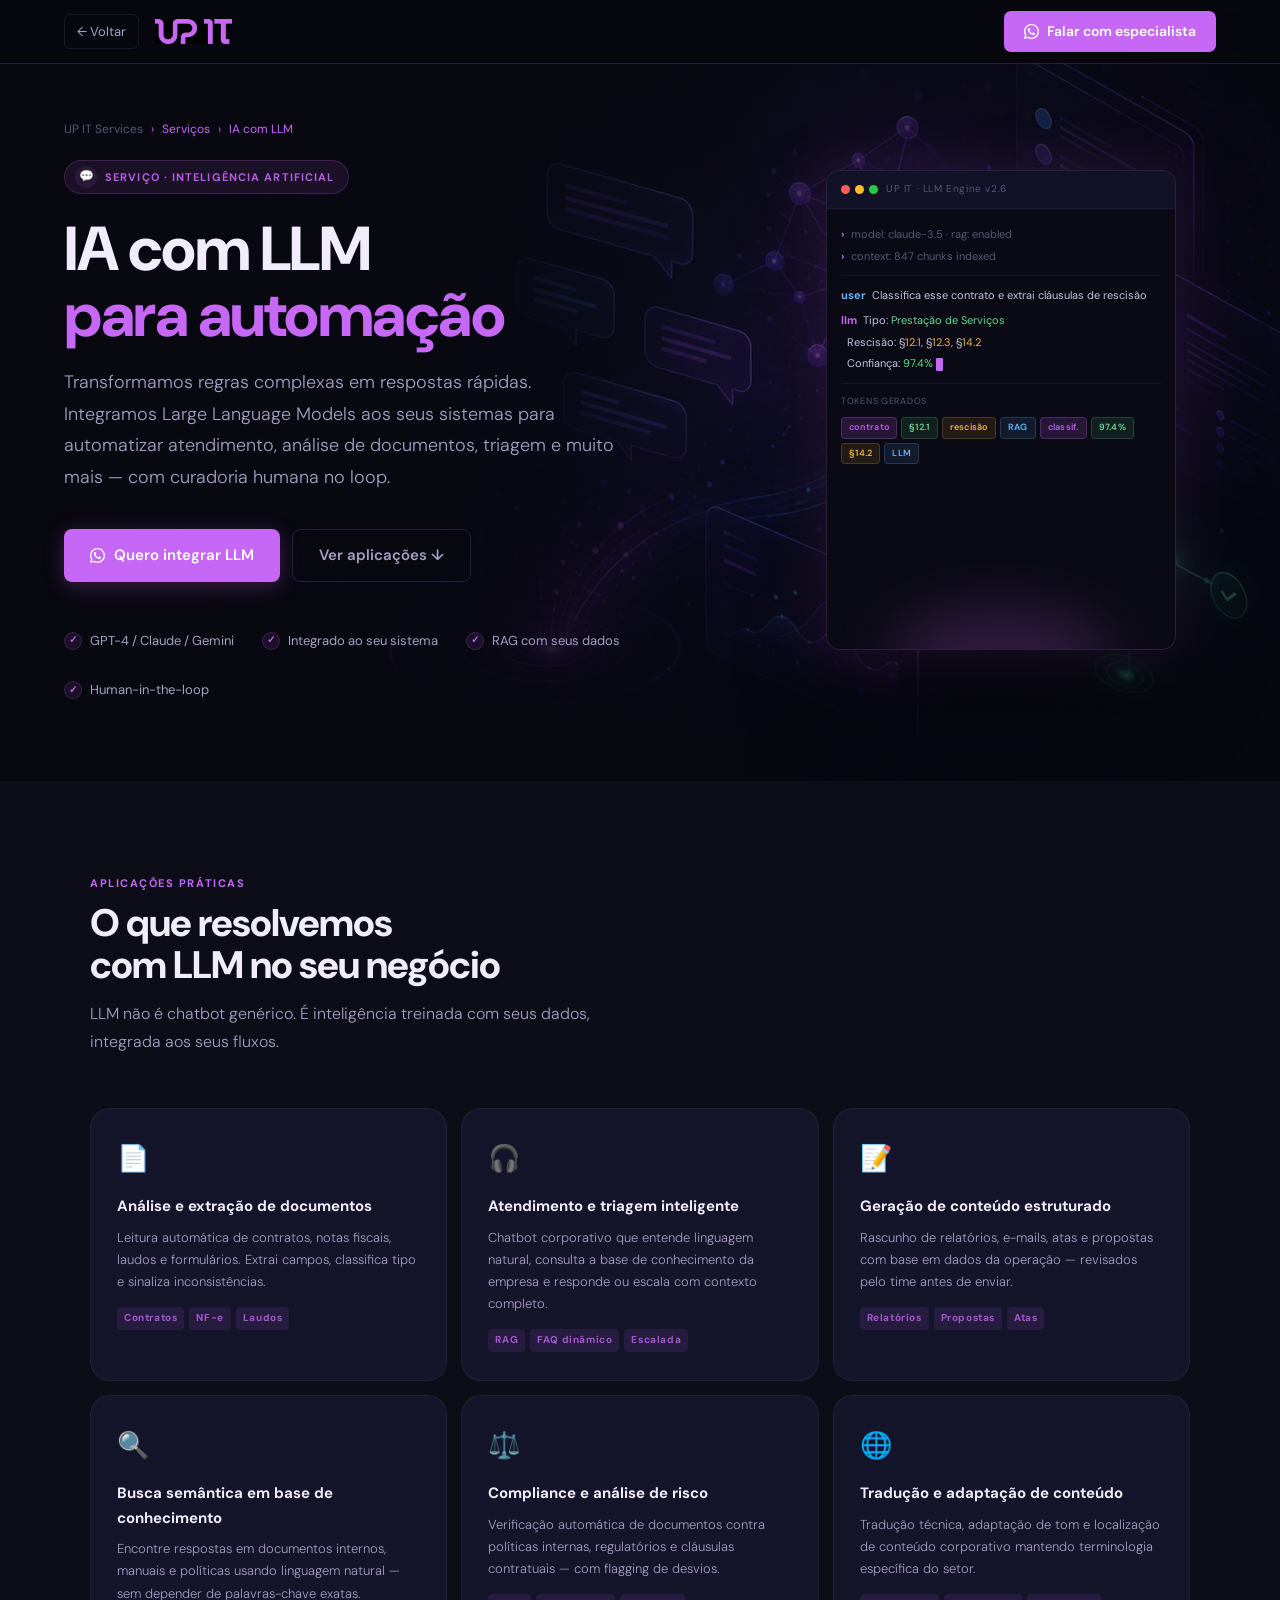
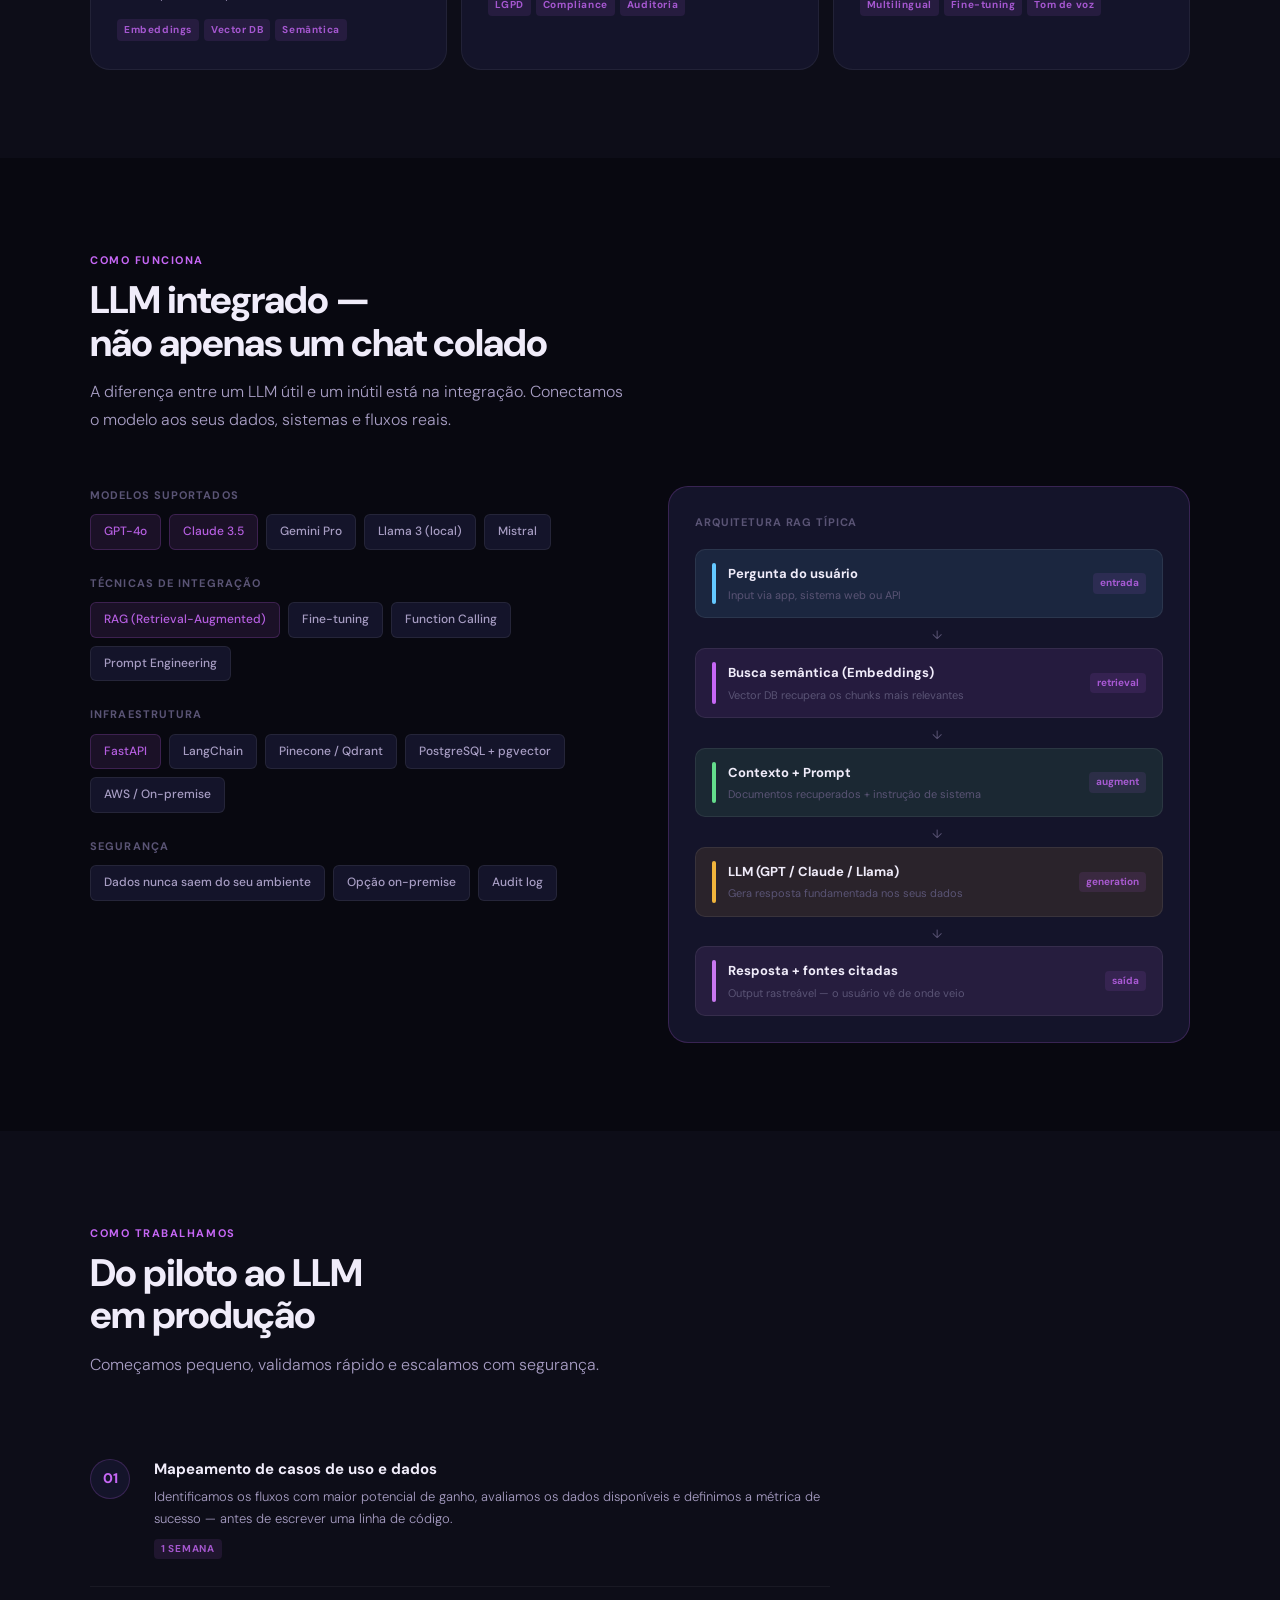
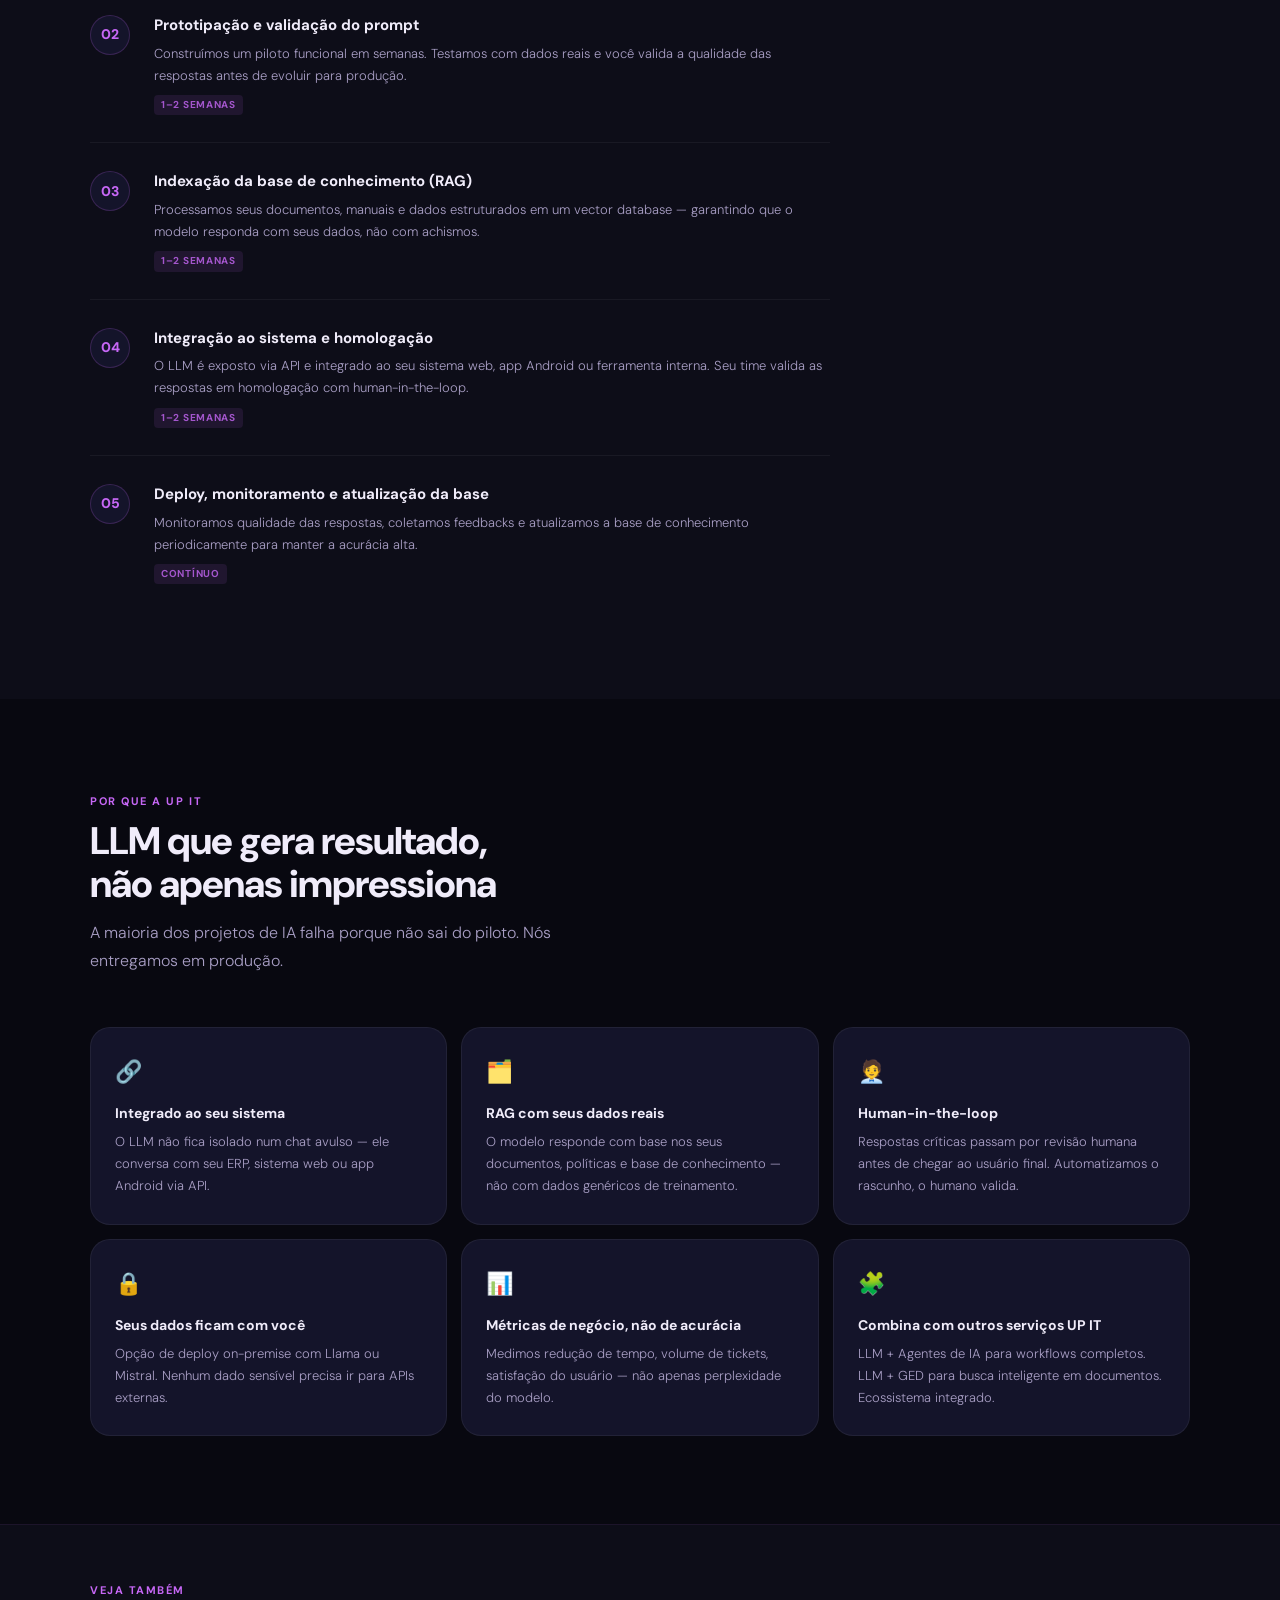
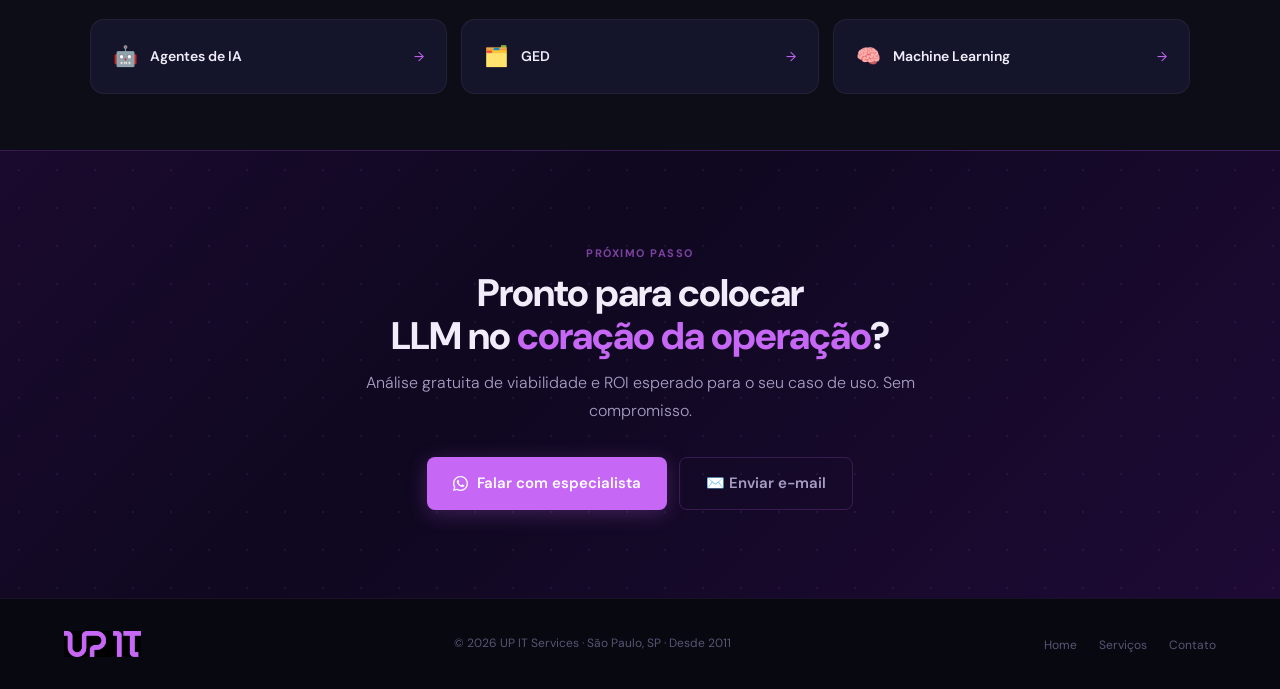
<file: upit-llm.html>
<!DOCTYPE html>
<html lang="pt-BR">
<head>
<meta charset="UTF-8"><meta name="viewport" content="width=device-width, initial-scale=1.0">
<title>IA com LLM para Automação — UP IT Services</title>
<meta name="description" content="Transformamos regras complexas em respostas rápidas com Large Language Models integrados à sua operação.">
<link rel="canonical" href="https://www.upitservices.com.br/upit-llm.html">
<link rel="icon" href="/favicon.svg" type="image/svg+xml">
<meta property="og:type" content="website">
<meta property="og:title" content="IA com LLM para Automação — UP IT Services">
<meta property="og:description" content="Transformamos regras complexas em respostas rápidas com Large Language Models integrados à sua operação.">
<meta property="og:url" content="https://www.upitservices.com.br/upit-llm.html">
<meta property="og:image" content="https://www.upitservices.com.br/assets/hero-llm-bg.webp">
<meta name="twitter:card" content="summary_large_image">
<meta name="twitter:title" content="IA com LLM para Automação — UP IT Services">
<meta name="twitter:description" content="Transformamos regras complexas em respostas rápidas com Large Language Models integrados à sua operação.">
<meta name="twitter:image" content="https://www.upitservices.com.br/assets/hero-llm-bg.webp">

<link rel="preconnect" href="https://fonts.googleapis.com"><link rel="preconnect" href="https://fonts.gstatic.com" crossorigin><link rel="preload" href="assets/hero-llm-bg.webp" as="image" fetchpriority="high">
<link rel="preload" href="https://fonts.googleapis.com/css2?family=DM+Sans:opsz,wght@9..40,300;9..40,400;9..40,500;9..40,600;9..40,700;9..40,800&display=swap" as="style" onload="this.onload=null;this.rel='stylesheet'">
<noscript><link href="https://fonts.googleapis.com/css2?family=DM+Sans:opsz,wght@9..40,300;9..40,400;9..40,500;9..40,600;9..40,700;9..40,800&display=swap" rel="stylesheet"></noscript>
<link rel="stylesheet" href="/styles.css">
<style>
:root{--hero-bg-full:linear-gradient(90deg,rgba(8,8,16,.94) 0%,rgba(8,8,16,.78) 42%,rgba(8,8,16,.28) 72%,rgba(8,8,16,.5) 100%), linear-gradient(180deg,rgba(8,8,16,.75) 0%,rgba(8,8,16,.16) 50%,rgba(8,8,16,.78) 100%), radial-gradient(ellipse 55% 55% at 72% 38%,rgba(198,103,245,.13) 0%,transparent 65%), radial-gradient(ellipse 30% 35% at 12% 72%,rgba(198,103,245,.07) 0%,transparent 60%), url("assets/hero-llm-bg.webp") center/cover no-repeat;}
.chat-bubble{border-radius:14px;padding:12px 16px;font-size:12px;line-height:1.5;animation:float 4s ease-in-out infinite}
.cb-user{background:var(--card2);border:1px solid var(--pu-border);color:var(--t2);border-bottom-right-radius:4px;align-self:flex-end;animation-delay:.5s}
.cb-ai{background:rgba(198,103,245,.12);border:1px solid var(--pu-border);color:var(--t1);border-bottom-left-radius:4px}
.cb-ai strong{color:var(--pu);display:block;font-size:10px;font-weight:700;letter-spacing:.06em;text-transform:uppercase;margin-bottom:4px}
.cb-typing{display:flex;gap:4px;padding:10px 14px}
.cb-typing span{width:7px;height:7px;border-radius:50%;background:var(--pu);animation:blink 1.2s infinite}
.cb-typing span:nth-child(2){animation-delay:.2s}
.cb-typing span:nth-child(3){animation-delay:.4s}
@keyframes blink{0%,80%,100%{opacity:.2}40%{opacity:1}}
@keyframes float{0%,100%{transform:translateY(0)}50%{transform:translateY(-8px)}}




.hero-llm-visual{position:relative;z-index:1;pointer-events:none;width:100%;display:flex;justify-content:center}
@media(max-width:900px){
  .hero-inner { grid-template-columns: 1fr; gap: 48px; }
  .hero-llm-visual{display:none}
}
.llm-terminal{width:min(100%,350px);height:480px;background:#0a0a14;border:1px solid var(--pu-border);border-radius:14px;overflow:hidden;box-shadow:0 0 60px rgba(198,103,245,.14),0 40px 80px rgba(0,0,0,.5);animation:llfloat 4s ease-in-out infinite}
@keyframes llfloat{0%,100%{transform:translateY(0)}50%{transform:translateY(-10px)}}
.llm-term-bar{background:#111128;padding:10px 14px;display:flex;align-items:center;gap:8px;border-bottom:1px solid rgba(198,103,245,.1)}
.llm-dots{display:flex;gap:5px}
.llm-dot{width:9px;height:9px;border-radius:50%}
.lld1{background:#ff5f57}.lld2{background:#febc2e}.lld3{background:#28c840}
.llm-title{font-size:10px;color:var(--t3);font-family:'DM Sans',sans-serif;letter-spacing:.06em}
.llm-body{padding:16px 14px;font-family:'DM Sans',monospace;font-size:11px;line-height:1.7}
.llm-line{display:flex;gap:6px;margin-bottom:3px;align-items:flex-start}
.llm-prompt{color:var(--pu);font-weight:700;flex-shrink:0}
.llm-text{color:#c8c0e0}
.llm-text.dim{color:var(--t3)}
.llm-text.pu{color:var(--pu)}
.llm-text.green{color:#64dc8c}
.llm-text.amber{color:#f0b43c}
.llm-cursor{display:inline-block;width:7px;height:13px;background:var(--pu);border-radius:1px;vertical-align:middle;animation:cursor-blink 1s infinite}
@keyframes cursor-blink{0%,49%{opacity:1}50%,100%{opacity:0}}
.llm-divider{height:1px;background:rgba(198,103,245,.1);margin:10px 0}
.llm-tokens{display:flex;flex-wrap:wrap;gap:4px;margin-top:8px}
.llm-token{font-size:9px;font-weight:600;padding:2px 7px;border-radius:4px;font-family:'DM Sans',sans-serif;letter-spacing:.03em;animation:token-pop .3s ease both}
@keyframes token-pop{from{opacity:0;transform:scale(.8)}to{opacity:1;transform:scale(1)}}
.lt-pu{background:rgba(198,103,245,.15);color:rgba(198,103,245,.9);border:1px solid rgba(198,103,245,.25);animation-delay:.1s}
.lt-gr{background:rgba(100,220,140,.1);color:#64dc8c;border:1px solid rgba(100,220,140,.2);animation-delay:.2s}
.lt-am{background:rgba(240,180,60,.1);color:#f0b43c;border:1px solid rgba(240,180,60,.2);animation-delay:.3s}
.lt-bl{background:rgba(100,180,255,.1);color:#64b4ff;border:1px solid rgba(100,180,255,.2);animation-delay:.4s}
.llm-glow{position:absolute;bottom:-50px;left:50%;transform:translateX(-50%);width:220px;height:90px;background:rgba(198,103,245,.2);border-radius:50%;filter:blur(28px)}
</style>
</head>
<body>
<nav>
  <div class="nav-left">
    <a href="upit-landingpage-v3.html" class="nav-back">← Voltar</a>
    <a href="upit-landingpage-v3.html"><img src="[data-uri]" alt="UP IT Services" style="height:26px;width:auto;display:block;object-fit:contain"></a>
  </div>
  <a href="https://wa.me/5511992052669?text=Olá%2C+Up+It!+Tenho+interesse+em+IA+com+LLM." class="nav-cta" aria-label="Falar com a UP IT Services pelo WhatsApp" target="_blank" rel="noopener noreferrer"><svg class="ico-wa" viewBox="0 0 24 24"><path d="M17.472 14.382c-.297-.149-1.758-.867-2.03-.967-.273-.099-.471-.148-.67.15-.197.297-.767.966-.94 1.164-.173.199-.347.223-.644.075-.297-.15-1.255-.463-2.39-1.475-.883-.788-1.48-1.761-1.653-2.059-.173-.297-.018-.458.13-.606.134-.133.298-.347.446-.52.149-.174.198-.298.298-.497.099-.198.05-.371-.025-.52-.075-.149-.669-1.612-.916-2.207-.242-.579-.487-.5-.669-.51-.173-.008-.371-.01-.57-.01-.198 0-.52.074-.792.372-.272.297-1.04 1.016-1.04 2.479 0 1.462 1.065 2.875 1.213 3.074.149.198 2.096 3.2 5.077 4.487.709.306 1.262.489 1.694.625.712.227 1.36.195 1.871.118.571-.085 1.758-.719 2.006-1.413.248-.694.248-1.289.173-1.413-.074-.124-.272-.198-.57-.347zM12 0C5.373 0 0 5.373 0 12c0 2.117.554 4.103 1.523 5.83L0 24l6.335-1.661A11.945 11.945 0 0012 24c6.627 0 12-5.373 12-12S18.627 0 12 0zm0 21.818a9.797 9.797 0 01-5.001-1.374l-.358-.213-3.761.986 1.003-3.669-.234-.377A9.795 9.795 0 012.182 12C2.182 6.59 6.59 2.182 12 2.182S21.818 6.59 21.818 12 17.41 21.818 12 21.818z"/></svg><span>Falar com especialista</span></a>
</nav>

<section class="hero">
  <div class="hero-inner">
    <div>
      <div class="breadcrumb"><a href="upit-landingpage-v3.html">UP IT Services</a><span>›</span><span>Serviços</span><span>›</span><span>IA com LLM</span></div>
      <div class="svc-eyebrow"><div class="svc-eyebrow-icon">💬</div><span>Serviço · Inteligência Artificial</span></div>
      <h1>IA com LLM<br><span class="pu">para automação</span></h1>
      <p class="hero-desc">Transformamos regras complexas em respostas rápidas. Integramos Large Language Models aos seus sistemas para automatizar atendimento, análise de documentos, triagem e muito mais — com curadoria humana no loop.</p>
      <div class="hero-actions">
        <a href="https://wa.me/5511992052669?text=Olá%2C+Up+It!+Tenho+interesse+em+IA+com+LLM." class="btn btn-fill" target="_blank" rel="noopener noreferrer"><svg class="ico-wa" viewBox="0 0 24 24"><path d="M17.472 14.382c-.297-.149-1.758-.867-2.03-.967-.273-.099-.471-.148-.67.15-.197.297-.767.966-.94 1.164-.173.199-.347.223-.644.075-.297-.15-1.255-.463-2.39-1.475-.883-.788-1.48-1.761-1.653-2.059-.173-.297-.018-.458.13-.606.134-.133.298-.347.446-.52.149-.174.198-.298.298-.497.099-.198.05-.371-.025-.52-.075-.149-.669-1.612-.916-2.207-.242-.579-.487-.5-.669-.51-.173-.008-.371-.01-.57-.01-.198 0-.52.074-.792.372-.272.297-1.04 1.016-1.04 2.479 0 1.462 1.065 2.875 1.213 3.074.149.198 2.096 3.2 5.077 4.487.709.306 1.262.489 1.694.625.712.227 1.36.195 1.871.118.571-.085 1.758-.719 2.006-1.413.248-.694.248-1.289.173-1.413-.074-.124-.272-.198-.57-.347zM12 0C5.373 0 0 5.373 0 12c0 2.117.554 4.103 1.523 5.83L0 24l6.335-1.661A11.945 11.945 0 0012 24c6.627 0 12-5.373 12-12S18.627 0 12 0zm0 21.818a9.797 9.797 0 01-5.001-1.374l-.358-.213-3.761.986 1.003-3.669-.234-.377A9.795 9.795 0 012.182 12C2.182 6.59 6.59 2.182 12 2.182S21.818 6.59 21.818 12 17.41 21.818 12 21.818z"/></svg>Quero integrar LLM</a>
        <a href="#aplicacoes" class="btn btn-ghost">Ver aplicações ↓</a>
      </div>
      <div class="trust-strip">
        <div class="trust-item">GPT-4 / Claude / Gemini</div>
        <div class="trust-item">Integrado ao seu sistema</div>
        <div class="trust-item">RAG com seus dados</div>
        <div class="trust-item">Human-in-the-loop</div>
      </div>
    </div>
    <div class="hero-llm-visual" aria-hidden="true">
      <div class="llm-terminal" style="position:relative">
        <div class="llm-term-bar">
          <div class="llm-dots"><div class="llm-dot lld1"></div><div class="llm-dot lld2"></div><div class="llm-dot lld3"></div></div>
          <span class="llm-title">UP IT · LLM Engine v2.6</span>
        </div>
        <div class="llm-body">
          <div class="llm-line"><span class="llm-prompt">›</span><span class="llm-text dim">model: claude-3.5 · rag: enabled</span></div>
          <div class="llm-line"><span class="llm-prompt">›</span><span class="llm-text dim">context: 847 chunks indexed</span></div>
          <div class="llm-divider"></div>
          <div class="llm-line"><span class="llm-prompt" style="color:#64b4ff">user</span><span class="llm-text">Classifica esse contrato e extrai cláusulas de rescisão</span></div>
          <div class="llm-line" style="margin-top:6px"><span class="llm-prompt pu">llm</span><span class="llm-text">Tipo: <span class="llm-text green">Prestação de Serviços</span></span></div>
          <div class="llm-line"><span class="llm-prompt" style="opacity:0"> </span><span class="llm-text">Rescisão: §<span class="llm-text amber">12.1</span>, §<span class="llm-text amber">12.3</span>, §<span class="llm-text amber">14.2</span></span></div>
          <div class="llm-line"><span class="llm-prompt" style="opacity:0"> </span><span class="llm-text">Confiança: <span class="llm-text green">97.4%</span> <span class="llm-cursor"></span></span></div>
          <div class="llm-divider"></div>
          <div style="font-size:9px;color:var(--t3);margin-bottom:6px;font-family:'DM Sans',sans-serif;letter-spacing:.08em;text-transform:uppercase">tokens gerados</div>
          <div class="llm-tokens">
            <span class="llm-token lt-pu">contrato</span>
            <span class="llm-token lt-gr">§12.1</span>
            <span class="llm-token lt-am">rescisão</span>
            <span class="llm-token lt-bl">RAG</span>
            <span class="llm-token lt-pu">classif.</span>
            <span class="llm-token lt-gr">97.4%</span>
            <span class="llm-token lt-am">§14.2</span>
            <span class="llm-token lt-bl">LLM</span>
          </div>
        </div>
        <div class="llm-glow"></div>
      </div>
    </div>
  </div>
</section>

<section style="background:var(--bg2)" id="aplicacoes">
  <div class="smax">
    <span class="eyebrow reveal">Aplicações práticas</span>
    <h2 class="reveal">O que resolvemos<br>com LLM no seu negócio</h2>
    <p class="slead reveal">LLM não é chatbot genérico. É inteligência treinada com seus dados, integrada aos seus fluxos.</p>
    <div class="grid3">
      <div class="card reveal"><div class="card-icon">📄</div><h3>Análise e extração de documentos</h3><p>Leitura automática de contratos, notas fiscais, laudos e formulários. Extrai campos, classifica tipo e sinaliza inconsistências.</p><div class="tags"><span class="tag">Contratos</span><span class="tag">NF-e</span><span class="tag">Laudos</span></div></div>
      <div class="card reveal" style="transition-delay:.07s"><div class="card-icon">🎧</div><h3>Atendimento e triagem inteligente</h3><p>Chatbot corporativo que entende linguagem natural, consulta a base de conhecimento da empresa e responde ou escala com contexto completo.</p><div class="tags"><span class="tag">RAG</span><span class="tag">FAQ dinâmico</span><span class="tag">Escalada</span></div></div>
      <div class="card reveal" style="transition-delay:.14s"><div class="card-icon">📝</div><h3>Geração de conteúdo estruturado</h3><p>Rascunho de relatórios, e-mails, atas e propostas com base em dados da operação — revisados pelo time antes de enviar.</p><div class="tags"><span class="tag">Relatórios</span><span class="tag">Propostas</span><span class="tag">Atas</span></div></div>
      <div class="card reveal" style="transition-delay:.21s"><div class="card-icon">🔍</div><h3>Busca semântica em base de conhecimento</h3><p>Encontre respostas em documentos internos, manuais e políticas usando linguagem natural — sem depender de palavras-chave exatas.</p><div class="tags"><span class="tag">Embeddings</span><span class="tag">Vector DB</span><span class="tag">Semântica</span></div></div>
      <div class="card reveal" style="transition-delay:.28s"><div class="card-icon">⚖️</div><h3>Compliance e análise de risco</h3><p>Verificação automática de documentos contra políticas internas, regulatórios e cláusulas contratuais — com flagging de desvios.</p><div class="tags"><span class="tag">LGPD</span><span class="tag">Compliance</span><span class="tag">Auditoria</span></div></div>
      <div class="card reveal" style="transition-delay:.35s"><div class="card-icon">🌐</div><h3>Tradução e adaptação de conteúdo</h3><p>Tradução técnica, adaptação de tom e localização de conteúdo corporativo mantendo terminologia específica do setor.</p><div class="tags"><span class="tag">Multilingual</span><span class="tag">Fine-tuning</span><span class="tag">Tom de voz</span></div></div>
    </div>
  </div>
</section>

<section style="background:var(--bg)">
  <div class="smax">
    <span class="eyebrow reveal">Como funciona</span>
    <h2 class="reveal">LLM integrado —<br>não apenas um chat colado</h2>
    <p class="slead reveal">A diferença entre um LLM útil e um inútil está na integração. Conectamos o modelo aos seus dados, sistemas e fluxos reais.</p>
    <div class="grid2">
      <div class="reveal">
        <div class="tech-group"><div class="tgl">Modelos suportados</div><div class="tech-pills"><span class="tpill h">GPT-4o</span><span class="tpill h">Claude 3.5</span><span class="tpill">Gemini Pro</span><span class="tpill">Llama 3 (local)</span><span class="tpill">Mistral</span></div></div>
        <div class="tech-group"><div class="tgl">Técnicas de integração</div><div class="tech-pills"><span class="tpill h">RAG (Retrieval-Augmented)</span><span class="tpill">Fine-tuning</span><span class="tpill">Function Calling</span><span class="tpill">Prompt Engineering</span></div></div>
        <div class="tech-group"><div class="tgl">Infraestrutura</div><div class="tech-pills"><span class="tpill h">FastAPI</span><span class="tpill">LangChain</span><span class="tpill">Pinecone / Qdrant</span><span class="tpill">PostgreSQL + pgvector</span><span class="tpill">AWS / On-premise</span></div></div>
        <div class="tech-group"><div class="tgl">Segurança</div><div class="tech-pills"><span class="tpill">Dados nunca saem do seu ambiente</span><span class="tpill">Opção on-premise</span><span class="tpill">Audit log</span></div></div>
      </div>
      <div class="reveal" style="transition-delay:.1s">
        <div class="flow-card">
          <div class="flow-title">Arquitetura RAG típica</div>
          <div class="fl fa"><div class="fl-bar"></div><div style="flex:1"><div class="fl-name">Pergunta do usuário</div><div class="fl-desc">Input via app, sistema web ou API</div></div><span class="fl-tag">entrada</span></div>
          <div class="fl-arrow">↓</div>
          <div class="fl fb"><div class="fl-bar"></div><div style="flex:1"><div class="fl-name">Busca semântica (Embeddings)</div><div class="fl-desc">Vector DB recupera os chunks mais relevantes</div></div><span class="fl-tag">retrieval</span></div>
          <div class="fl-arrow">↓</div>
          <div class="fl fc"><div class="fl-bar"></div><div style="flex:1"><div class="fl-name">Contexto + Prompt</div><div class="fl-desc">Documentos recuperados + instrução de sistema</div></div><span class="fl-tag">augment</span></div>
          <div class="fl-arrow">↓</div>
          <div class="fl fd"><div class="fl-bar"></div><div style="flex:1"><div class="fl-name">LLM (GPT / Claude / Llama)</div><div class="fl-desc">Gera resposta fundamentada nos seus dados</div></div><span class="fl-tag">generation</span></div>
          <div class="fl-arrow">↓</div>
          <div class="fl fe"><div class="fl-bar"></div><div style="flex:1"><div class="fl-name">Resposta + fontes citadas</div><div class="fl-desc">Output rastreável — o usuário vê de onde veio</div></div><span class="fl-tag">saída</span></div>
        </div>
      </div>
    </div>
  </div>
</section>

<section style="background:var(--bg2)" id="processo">
  <div class="smax">
    <span class="eyebrow reveal">Como trabalhamos</span>
    <h2 class="reveal">Do piloto ao LLM<br>em produção</h2>
    <p class="slead reveal">Começamos pequeno, validamos rápido e escalamos com segurança.</p>
    <div class="process-steps">
      <div class="pstep reveal"><div class="pnum">01</div><div><h3>Mapeamento de casos de uso e dados</h3><p>Identificamos os fluxos com maior potencial de ganho, avaliamos os dados disponíveis e definimos a métrica de sucesso — antes de escrever uma linha de código.</p><span class="ptag">1 semana</span></div></div>
      <div class="pstep reveal" style="transition-delay:.07s"><div class="pnum">02</div><div><h3>Prototipação e validação do prompt</h3><p>Construímos um piloto funcional em semanas. Testamos com dados reais e você valida a qualidade das respostas antes de evoluir para produção.</p><span class="ptag">1–2 semanas</span></div></div>
      <div class="pstep reveal" style="transition-delay:.14s"><div class="pnum">03</div><div><h3>Indexação da base de conhecimento (RAG)</h3><p>Processamos seus documentos, manuais e dados estruturados em um vector database — garantindo que o modelo responda com seus dados, não com achismos.</p><span class="ptag">1–2 semanas</span></div></div>
      <div class="pstep reveal" style="transition-delay:.21s"><div class="pnum">04</div><div><h3>Integração ao sistema e homologação</h3><p>O LLM é exposto via API e integrado ao seu sistema web, app Android ou ferramenta interna. Seu time valida as respostas em homologação com human-in-the-loop.</p><span class="ptag">1–2 semanas</span></div></div>
      <div class="pstep reveal" style="transition-delay:.28s"><div class="pnum">05</div><div><h3>Deploy, monitoramento e atualização da base</h3><p>Monitoramos qualidade das respostas, coletamos feedbacks e atualizamos a base de conhecimento periodicamente para manter a acurácia alta.</p><span class="ptag">Contínuo</span></div></div>
    </div>
  </div>
</section>

<section style="background:var(--bg)">
  <div class="smax">
    <span class="eyebrow reveal">Por que a UP IT</span>
    <h2 class="reveal">LLM que gera resultado,<br>não apenas impressiona</h2>
    <p class="slead reveal">A maioria dos projetos de IA falha porque não sai do piloto. Nós entregamos em produção.</p>
    <div class="diffs-grid">
      <div class="diff-card reveal"><div class="di">🔗</div><h3>Integrado ao seu sistema</h3><p>O LLM não fica isolado num chat avulso — ele conversa com seu ERP, sistema web ou app Android via API.</p></div>
      <div class="diff-card reveal" style="transition-delay:.08s"><div class="di">🗂️</div><h3>RAG com seus dados reais</h3><p>O modelo responde com base nos seus documentos, políticas e base de conhecimento — não com dados genéricos de treinamento.</p></div>
      <div class="diff-card reveal" style="transition-delay:.16s"><div class="di">🧑‍💼</div><h3>Human-in-the-loop</h3><p>Respostas críticas passam por revisão humana antes de chegar ao usuário final. Automatizamos o rascunho, o humano valida.</p></div>
      <div class="diff-card reveal" style="transition-delay:.24s"><div class="di">🔒</div><h3>Seus dados ficam com você</h3><p>Opção de deploy on-premise com Llama ou Mistral. Nenhum dado sensível precisa ir para APIs externas.</p></div>
      <div class="diff-card reveal" style="transition-delay:.32s"><div class="di">📊</div><h3>Métricas de negócio, não de acurácia</h3><p>Medimos redução de tempo, volume de tickets, satisfação do usuário — não apenas perplexidade do modelo.</p></div>
      <div class="diff-card reveal" style="transition-delay:.40s"><div class="di">🧩</div><h3>Combina com outros serviços UP IT</h3><p>LLM + Agentes de IA para workflows completos. LLM + GED para busca inteligente em documentos. Ecossistema integrado.</p></div>
    </div>
  </div>
</section>

<div class="also">
  <div class="also-inner">
    <span class="also-label">Veja também</span>
    <div class="also-grid"><a href="upit-agentes.html" class="also-card">
      <span class="also-icon">🤖</span>
      <span class="also-name">Agentes de IA</span>
      <span class="also-arr">→</span>
    </a><a href="upit-ged.html" class="also-card">
      <span class="also-icon">🗂️</span>
      <span class="also-name">GED</span>
      <span class="also-arr">→</span>
    </a><a href="upit-cnn.html" class="also-card">
      <span class="also-icon">🧠</span>
      <span class="also-name">Machine Learning</span>
      <span class="also-arr">→</span>
    </a></div>
  </div>
</div>
<div class="cta-final">
  <div class="cta-inner">
    <span class="eyebrow" style="color:rgba(198,103,245,.6)">Próximo passo</span>
    <h2>Pronto para colocar<br>LLM no <span class="pu">coração da operação</span>?</h2>
    <p>Análise gratuita de viabilidade e ROI esperado para o seu caso de uso. Sem compromisso.</p>
    <div class="cta-actions">
      <a href="https://wa.me/5511992052669?text=Olá%2C+Up+It!+Tenho+interesse+em+IA+com+LLM." class="btn btn-fill" target="_blank" rel="noopener noreferrer"><svg class="ico-wa" viewBox="0 0 24 24"><path d="M17.472 14.382c-.297-.149-1.758-.867-2.03-.967-.273-.099-.471-.148-.67.15-.197.297-.767.966-.94 1.164-.173.199-.347.223-.644.075-.297-.15-1.255-.463-2.39-1.475-.883-.788-1.48-1.761-1.653-2.059-.173-.297-.018-.458.13-.606.134-.133.298-.347.446-.52.149-.174.198-.298.298-.497.099-.198.05-.371-.025-.52-.075-.149-.669-1.612-.916-2.207-.242-.579-.487-.5-.669-.51-.173-.008-.371-.01-.57-.01-.198 0-.52.074-.792.372-.272.297-1.04 1.016-1.04 2.479 0 1.462 1.065 2.875 1.213 3.074.149.198 2.096 3.2 5.077 4.487.709.306 1.262.489 1.694.625.712.227 1.36.195 1.871.118.571-.085 1.758-.719 2.006-1.413.248-.694.248-1.289.173-1.413-.074-.124-.272-.198-.57-.347zM12 0C5.373 0 0 5.373 0 12c0 2.117.554 4.103 1.523 5.83L0 24l6.335-1.661A11.945 11.945 0 0012 24c6.627 0 12-5.373 12-12S18.627 0 12 0zm0 21.818a9.797 9.797 0 01-5.001-1.374l-.358-.213-3.761.986 1.003-3.669-.234-.377A9.795 9.795 0 012.182 12C2.182 6.59 6.59 2.182 12 2.182S21.818 6.59 21.818 12 17.41 21.818 12 21.818z"/></svg>Falar com especialista</a>
      <a href="mailto:contato@upitservices.com.br" class="btn btn-ghost">✉️ Enviar e-mail</a>
    </div>
  </div>
</div>
<footer>
  <img src="[data-uri]" alt="UP IT Services" style="height:26px;width:auto;display:block;object-fit:contain">
  <p>© 2026 UP IT Services · São Paulo, SP · Desde 2011</p>
  <ul class="flinks">
    <li><a href="upit-landingpage-v3.html">Home</a></li>
    <li><a href="upit-landingpage-v3.html#servicos">Serviços</a></li>
    <li><a href="mailto:contato@upitservices.com.br">Contato</a></li>
  </ul>
</footer>
<script>
const els=document.querySelectorAll('.reveal');
const obs=new IntersectionObserver(es=>es.forEach(e=>{
  if(e.isIntersecting){e.target.classList.add('on');obs.unobserve(e.target)}
}),{threshold:.1});
els.forEach(el=>obs.observe(el));
</script>
</body></html>
</file>
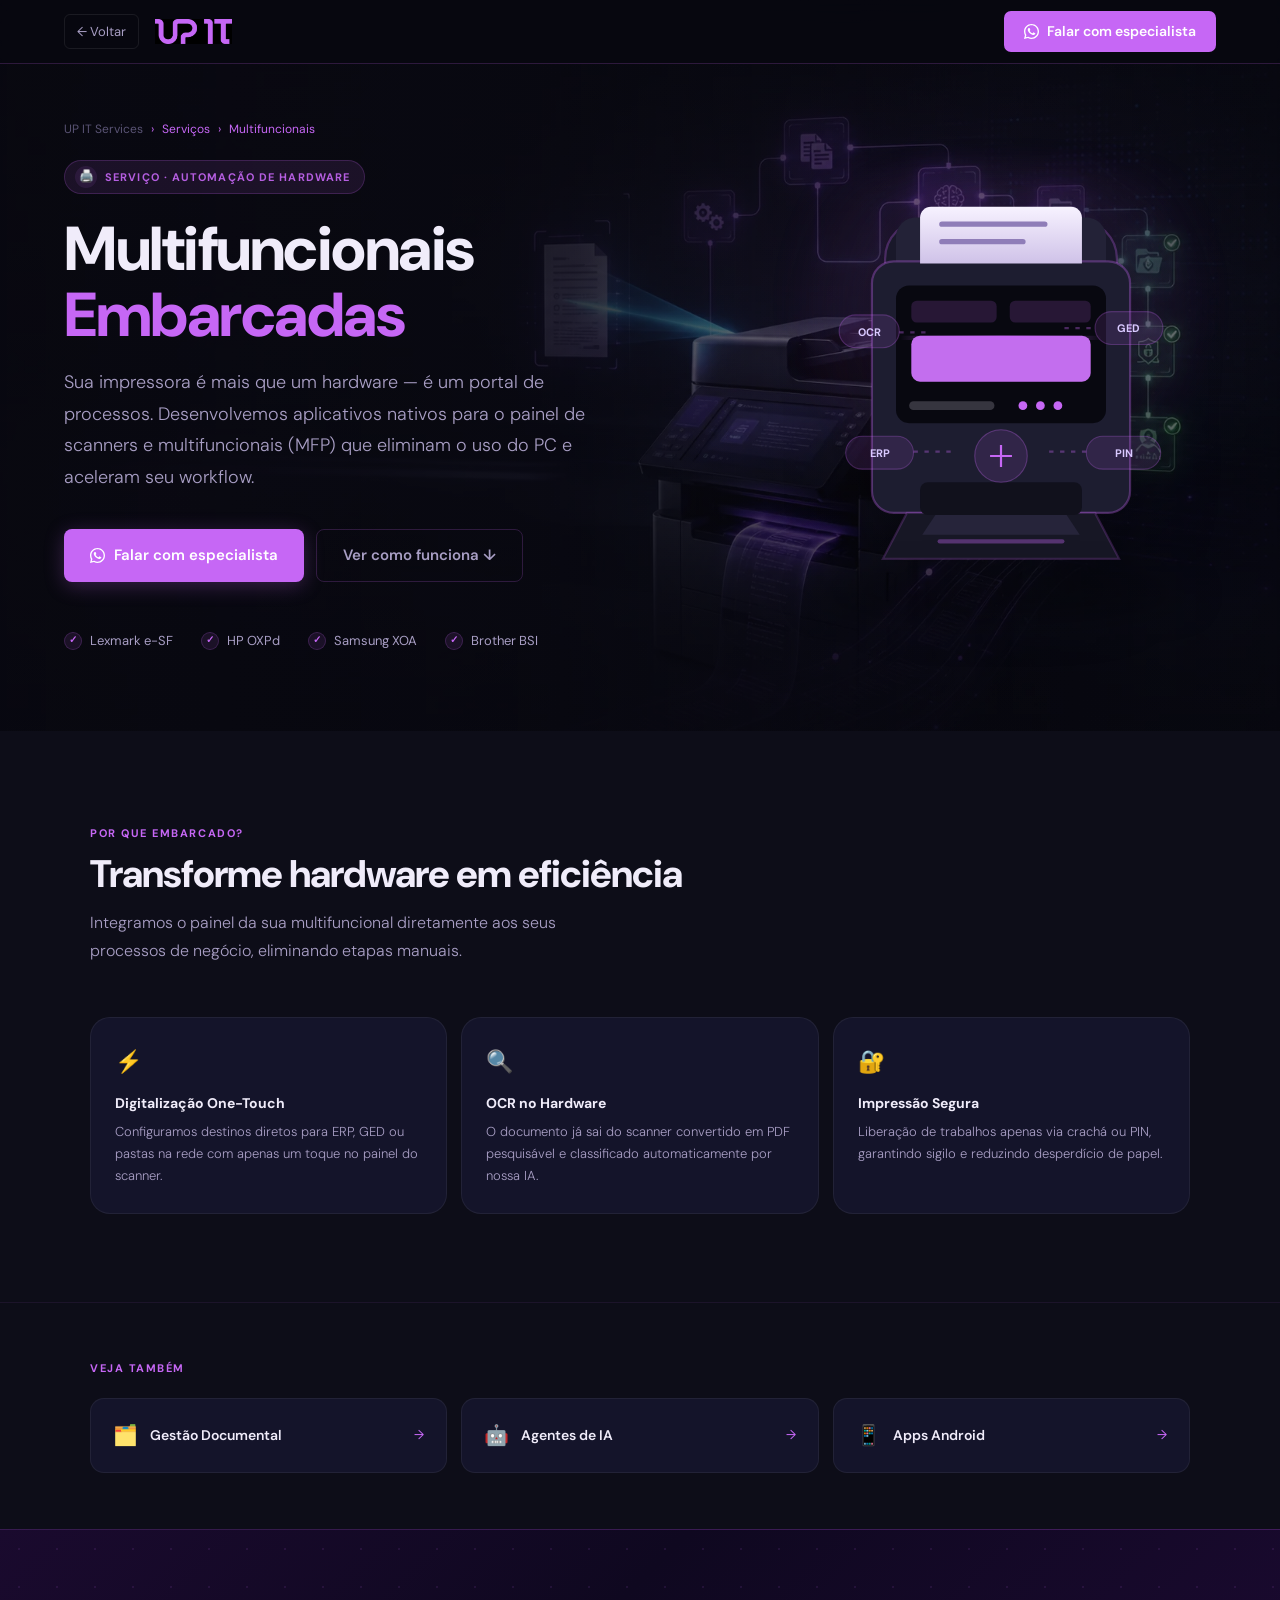
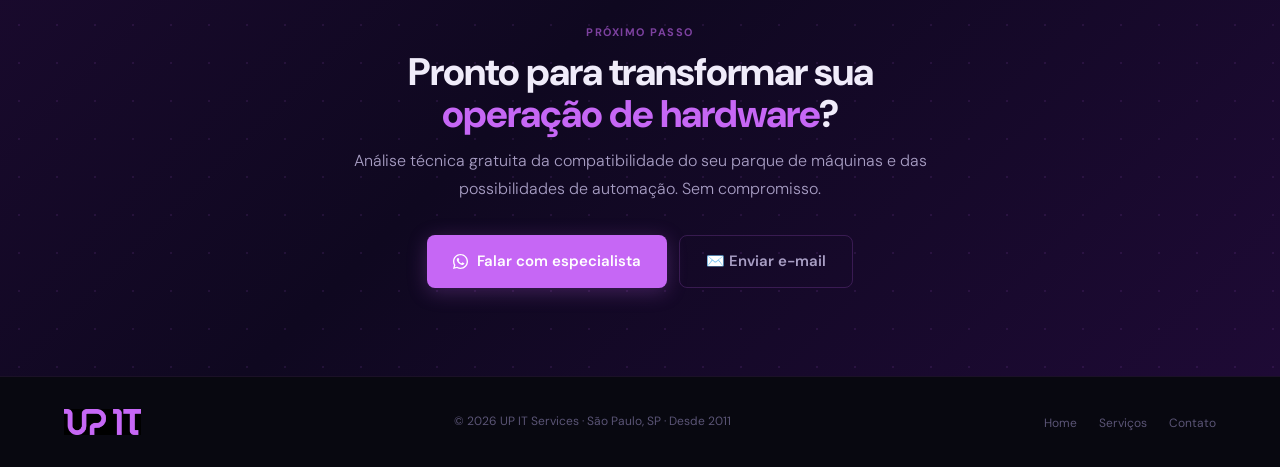
<file: upit-multifuncionais.html>
<!DOCTYPE html>
<html lang="pt-BR">
<head>
<meta charset="UTF-8"><meta name="viewport" content="width=device-width, initial-scale=1.0">
<title>Multifuncionais Embarcadas — UP IT Services</title>
<meta name="description" content="Aplicativos nativos para painéis de scanners e impressoras. Digitalização inteligente e workflows sem necessidade de PC.">
<link rel="canonical" href="https://www.upitservices.com.br/upit-multifuncionais.html">
<link rel="icon" href="/favicon.svg" type="image/svg+xml">
<meta property="og:type" content="website">
<meta property="og:title" content="Multifuncionais Embarcadas — UP IT Services">
<meta property="og:description" content="Aplicativos nativos para painéis de scanners e impressoras. Digitalização inteligente e workflows sem necessidade de PC.">
<meta property="og:url" content="https://www.upitservices.com.br/upit-multifuncionais.html">
<meta property="og:image" content="https://www.upitservices.com.br/assets/hero-multifuncionais-bg.webp">
<meta name="twitter:card" content="summary_large_image">
<meta name="twitter:title" content="Multifuncionais Embarcadas — UP IT Services">
<meta name="twitter:description" content="Aplicativos nativos para painéis de scanners e impressoras. Digitalização inteligente e workflows sem necessidade de PC.">
<meta name="twitter:image" content="https://www.upitservices.com.br/assets/hero-multifuncionais-bg.webp">

<link rel="preconnect" href="https://fonts.googleapis.com"><link rel="preconnect" href="https://fonts.gstatic.com" crossorigin><link rel="preload" href="assets/hero-multifuncionais-bg.webp" as="image" fetchpriority="high">
<link rel="preload" href="https://fonts.googleapis.com/css2?family=DM+Sans:opsz,wght@9..40,300;9..40,400;9..40,500;9..40,600;9..40,700;9..40,800&display=swap" as="style" onload="this.onload=null;this.rel='stylesheet'">
<noscript><link href="https://fonts.googleapis.com/css2?family=DM+Sans:opsz,wght@9..40,300;9..40,400;9..40,500;9..40,600;9..40,700;9..40,800&display=swap" rel="stylesheet"></noscript>
<link rel="stylesheet" href="/styles.css">
<style>
:root{--hero-bg-full:linear-gradient(90deg,rgba(8,8,16,.94) 0%,rgba(8,8,16,.78) 42%,rgba(8,8,16,.28) 72%,rgba(8,8,16,.5) 100%), linear-gradient(180deg,rgba(8,8,16,.75) 0%,rgba(8,8,16,.16) 50%,rgba(8,8,16,.78) 100%), radial-gradient(ellipse 55% 55% at 72% 38%,rgba(198,103,245,.13) 0%,transparent 65%), radial-gradient(ellipse 30% 35% at 12% 72%,rgba(198,103,245,.07) 0%,transparent 60%), url("assets/hero-multifuncionais-bg.webp") center/cover no-repeat;}
@media(max-width:390px){.nav-left>a:not(.nav-back){display:none}}

/* hardware visual */
.hw-visual{position:relative;z-index:1;pointer-events:none;width:100%;display:flex;justify-content:center}
.hw-visual::before{content:'';position:absolute;inset:24px -18px 18px;background:radial-gradient(circle at 50% 30%,rgba(198,103,245,.22),transparent 58%);filter:blur(22px);opacity:.9}
.hw-visual::after{content:'';position:absolute;left:24px;right:24px;bottom:18px;height:28px;background:rgba(0,0,0,.38);filter:blur(18px);border-radius:50%}
@media(max-width:900px){
  .hero-inner { grid-template-columns: 1fr; gap: 48px; }
  .hw-visual{display:none}
}
.hw-svg-wrap{width:min(100%,350px);filter:drop-shadow(0 20px 40px rgba(0,0,0,0.4));animation:hwfloat 5s ease-in-out infinite}
.hw-svg-wrap svg{width:100%;height:480px;display:block}
@keyframes hwfloat{0%,100%{transform:translateY(0)}50%{transform:translateY(-12px)}}
.scan-line{animation:scanline 2.8s ease-in-out infinite}
.scan-glow{animation:scanglow 2.8s ease-in-out infinite}
.doc-flow{animation:docflow 3.4s ease-in-out infinite}
.status-dot{animation:pulse 2s ease-in-out infinite}
.status-dot:nth-of-type(2){animation-delay:.35s}
.status-dot:nth-of-type(3){animation-delay:.7s}
@keyframes scanline{0%,100%{transform:translateY(0);opacity:.45}50%{transform:translateY(42px);opacity:1}}
@keyframes scanglow{0%,100%{opacity:.18}50%{opacity:.42}}
@keyframes docflow{0%,100%{transform:translateY(0)}50%{transform:translateY(10px)}}
@keyframes pulse{0%,100%{opacity:.45}50%{opacity:1}}
</style>
</head>
<body>

<nav>
  <div class="nav-left">
    <a href="upit-landingpage-v3.html" class="nav-back">← Voltar</a>
    <a href="upit-landingpage-v3.html">
      <img src="[data-uri]" alt="UP IT Services" style="height:26px;width:auto;display:block;object-fit:contain">
    </a>
  </div>
  <a href="https://wa.me/5511992052669?text=Olá%2C+Up+It!+Tenho+interesse+em+Multifuncionais." class="nav-cta" aria-label="Falar com a UP IT Services pelo WhatsApp" target="_blank" rel="noopener noreferrer"><svg class="ico-wa" viewBox="0 0 24 24"><path d="M17.472 14.382c-.297-.149-1.758-.867-2.03-.967-.273-.099-.471-.148-.67.15-.197.297-.767.966-.94 1.164-.173.199-.347.223-.644.075-.297-.15-1.255-.463-2.39-1.475-.883-.788-1.48-1.761-1.653-2.059-.173-.297-.018-.458.13-.606.134-.133.298-.347.446-.52.149-.174.198-.298.298-.497.099-.198.05-.371-.025-.52-.075-.149-.669-1.612-.916-2.207-.242-.579-.487-.5-.669-.51-.173-.008-.371-.01-.57-.01-.198 0-.52.074-.792.372-.272.297-1.04 1.016-1.04 2.479 0 1.462 1.065 2.875 1.213 3.074.149.198 2.096 3.2 5.077 4.487.709.306 1.262.489 1.694.625.712.227 1.36.195 1.871.118.571-.085 1.758-.719 2.006-1.413.248-.694.248-1.289.173-1.413-.074-.124-.272-.198-.57-.347zM12 0C5.373 0 0 5.373 0 12c0 2.117.554 4.103 1.523 5.83L0 24l6.335-1.661A11.945 11.945 0 0012 24c6.627 0 12-5.373 12-12S18.627 0 12 0zm0 21.818a9.797 9.797 0 01-5.001-1.374l-.358-.213-3.761.986 1.003-3.669-.234-.377A9.795 9.795 0 012.182 12C2.182 6.59 6.59 2.182 12 2.182S21.818 6.59 21.818 12 17.41 21.818 12 21.818z"/></svg><span>Falar com especialista</span></a>
</nav>

<section class="hero">
  <div class="hero-inner">
    <div>
      <div class="breadcrumb"><a href="upit-landingpage-v3.html">UP IT Services</a><span>›</span><span>Serviços</span><span>›</span><span>Multifuncionais</span></div>
      <div class="svc-eyebrow"><div class="svc-eyebrow-icon">🖨️</div><span>Serviço · Automação de Hardware</span></div>
      <h1>Multifuncionais<br><span class="pu">Embarcadas</span></h1>
      <p class="hero-desc">Sua impressora é mais que um hardware — é um portal de processos. Desenvolvemos aplicativos nativos para o painel de scanners e multifuncionais (MFP) que eliminam o uso do PC e aceleram seu workflow.</p>
      <div class="hero-actions">
        <a href="https://wa.me/5511992052669?text=Olá%2C+Up+It!+Tenho+interesse+em+Soluções+para+Multifuncionais." class="btn btn-fill" target="_blank" rel="noopener noreferrer"><svg class="ico-wa" viewBox="0 0 24 24"><path d="M17.472 14.382c-.297-.149-1.758-.867-2.03-.967-.273-.099-.471-.148-.67.15-.197.297-.767.966-.94 1.164-.173.199-.347.223-.644.075-.297-.15-1.255-.463-2.39-1.475-.883-.788-1.48-1.761-1.653-2.059-.173-.297-.018-.458.13-.606.134-.133.298-.347.446-.52.149-.174.198-.298.298-.497.099-.198.05-.371-.025-.52-.075-.149-.669-1.612-.916-2.207-.242-.579-.487-.5-.669-.51-.173-.008-.371-.01-.57-.01-.198 0-.52.074-.792.372-.272.297-1.04 1.016-1.04 2.479 0 1.462 1.065 2.875 1.213 3.074.149.198 2.096 3.2 5.077 4.487.709.306 1.262.489 1.694.625.712.227 1.36.195 1.871.118.571-.085 1.758-.719 2.006-1.413.248-.694.248-1.289.173-1.413-.074-.124-.272-.198-.57-.347zM12 0C5.373 0 0 5.373 0 12c0 2.117.554 4.103 1.523 5.83L0 24l6.335-1.661A11.945 11.945 0 0012 24c6.627 0 12-5.373 12-12S18.627 0 12 0zm0 21.818a9.797 9.797 0 01-5.001-1.374l-.358-.213-3.761.986 1.003-3.669-.234-.377A9.795 9.795 0 012.182 12C2.182 6.59 6.59 2.182 12 2.182S21.818 6.59 21.818 12 17.41 21.818 12 21.818z"/></svg>Falar com especialista</a>
        <a href="#diferenciais" class="btn btn-ghost">Ver como funciona ↓</a>
      </div>
      <div class="trust-strip">
        <div class="trust-item">Lexmark e-SF</div>
        <div class="trust-item">HP OXPd</div>
        <div class="trust-item">Samsung XOA</div>
        <div class="trust-item">Brother BSI</div>
      </div>
    </div>
    <div class="hw-visual" aria-hidden="true">
      <div class="hw-svg-wrap">
        <svg width="320" height="400" viewBox="0 0 320 400" fill="none" xmlns="http://www.w3.org/2000/svg">
          <defs>
            <linearGradient id="scanBeam" x1="68" y1="0" x2="252" y2="0" gradientUnits="userSpaceOnUse">
              <stop stop-color="#c667f5" stop-opacity="0"/>
              <stop offset=".5" stop-color="#c667f5"/>
              <stop offset="1" stop-color="#c667f5" stop-opacity="0"/>
            </linearGradient>
            <linearGradient id="paperGrad" x1="0" y1="0" x2="0" y2="1">
              <stop stop-color="#f7f2ff"/>
              <stop offset="1" stop-color="#cfc2e8"/>
            </linearGradient>
          </defs>

          <path d="M54 84C54 64.1 70.1 48 90 48h140c19.9 0 36 16.1 36 36v14H54V84Z" fill="#19182a" stroke="rgba(198,103,245,.28)" stroke-width="2"/>
          <path d="M82 46h156c9.9 0 18 8.1 18 18v25H64V64c0-9.9 8.1-18 18-18Z" fill="#232237"/>
          <rect x="42" y="86" width="236" height="230" rx="20" fill="#1d1d30" stroke="rgba(198,103,245,.32)" stroke-width="2"/>

          <path class="doc-flow" d="M96 36h128c5.5 0 10 4.5 10 10v42H86V46c0-5.5 4.5-10 10-10Z" fill="url(#paperGrad)"/>
          <path class="doc-flow" d="M106 52h94M106 68h74" stroke="#8f7db8" stroke-width="5" stroke-linecap="round"/>

          <rect x="64" y="108" width="192" height="126" rx="12" fill="#080810"/>
          <rect x="78" y="122" width="78" height="20" rx="5" fill="rgba(198,103,245,.16)"/>
          <rect x="168" y="122" width="74" height="20" rx="5" fill="rgba(198,103,245,.16)"/>
          <rect x="78" y="154" width="164" height="42" rx="8" fill="rgba(198,103,245,.96)"/>
          <rect class="scan-glow" x="78" y="154" width="164" height="42" rx="8" fill="#fff" opacity=".08"/>
          <rect class="scan-line" x="68" y="154" width="184" height="4" rx="2" fill="url(#scanBeam)"/>

          <rect x="76" y="214" width="78" height="8" rx="4" fill="rgba(240,236,250,.2)"/>
          <circle class="status-dot" cx="180" cy="218" r="4" fill="#c667f5"/>
          <circle class="status-dot" cx="196" cy="218" r="4" fill="#c667f5"/>
          <circle class="status-dot" cx="212" cy="218" r="4" fill="#c667f5"/>

          <path d="M74 316h172l22 42H52l22-42Z" fill="#171725" stroke="rgba(198,103,245,.2)" stroke-width="2"/>
          <rect x="86" y="288" width="148" height="30" rx="7" fill="#11111c"/>
          <path d="M100 318h120l12 18H88l12-18Z" fill="#26243a"/>
          <path d="M104 342h112" stroke="rgba(198,103,245,.36)" stroke-width="4" stroke-linecap="round"/>

          <circle cx="160" cy="264" r="24" fill="rgba(198,103,245,.12)" stroke="rgba(198,103,245,.32)"/>
          <path d="M150 264h20M160 254v20" stroke="#c667f5" stroke-width="2"/>

          <g>
            <rect x="12" y="135" width="55" height="30" rx="15" fill="rgba(198,103,245,.12)" stroke="rgba(198,103,245,.28)"/>
            <text x="39.5" y="154" text-anchor="middle" fill="#d9c9ff" font-family="DM Sans, sans-serif" font-size="10" font-weight="700">OCR</text>
            <rect x="246" y="132" width="62" height="30" rx="15" fill="rgba(198,103,245,.12)" stroke="rgba(198,103,245,.28)"/>
            <text x="277" y="151" text-anchor="middle" fill="#d9c9ff" font-family="DM Sans, sans-serif" font-size="10" font-weight="700">GED</text>
            <rect x="18" y="246" width="62" height="30" rx="15" fill="rgba(198,103,245,.12)" stroke="rgba(198,103,245,.28)"/>
            <text x="49" y="265" text-anchor="middle" fill="#d9c9ff" font-family="DM Sans, sans-serif" font-size="10" font-weight="700">ERP</text>
            <rect x="238" y="246" width="68" height="30" rx="15" fill="rgba(198,103,245,.12)" stroke="rgba(198,103,245,.28)"/>
            <text x="272" y="265" text-anchor="middle" fill="#d9c9ff" font-family="DM Sans, sans-serif" font-size="10" font-weight="700">PIN</text>
          </g>

          <path d="M67 151h28M242 147h-28M80 260h34M238 260h-34" stroke="rgba(198,103,245,.34)" stroke-width="2" stroke-dasharray="4 6"/>
        </svg>
      </div>
    </div>
  </div>
</section>

<section style="background:var(--bg2)" id="diferenciais">
  <div class="smax">
    <span class="eyebrow reveal">Por que embarcado?</span>
    <h2 class="reveal">Transforme hardware em <span class="pu">eficiência</span></h2>
    <p class="slead reveal">Integramos o painel da sua multifuncional diretamente aos seus processos de negócio, eliminando etapas manuais.</p>
    <div class="diffs-grid">
      <div class="diff-card reveal"><div class="di">⚡</div><h3>Digitalização One-Touch</h3><p>Configuramos destinos diretos para ERP, GED ou pastas na rede com apenas um toque no painel do scanner.</p></div>
      <div class="diff-card reveal" style="transition-delay:.08s"><div class="di">🔍</div><h3>OCR no Hardware</h3><p>O documento já sai do scanner convertido em PDF pesquisável e classificado automaticamente por nossa IA.</p></div>
      <div class="diff-card reveal" style="transition-delay:.16s"><div class="di">🔐</div><h3>Impressão Segura</h3><p>Liberação de trabalhos apenas via crachá ou PIN, garantindo sigilo e reduzindo desperdício de papel.</p></div>
    </div>
  </div>
</section>

<div class="also">
  <div class="also-inner">
    <span class="also-label">Veja também</span>
    <div class="also-grid">
      <a href="upit-ged.html" class="also-card">
        <span class="also-icon">🗂️</span>
        <span class="also-name">Gestão Documental</span>
        <span class="also-arr">→</span>
      </a>
      <a href="upit-agentes.html" class="also-card">
        <span class="also-icon">🤖</span>
        <span class="also-name">Agentes de IA</span>
        <span class="also-arr">→</span>
      </a>
      <a href="upit-android.html" class="also-card">
        <span class="also-icon">📱</span>
        <span class="also-name">Apps Android</span>
        <span class="also-arr">→</span>
      </a>
    </div>
  </div>
</div>

<div class="cta-final">
  <div class="cta-inner">
    <span class="eyebrow" style="color:rgba(198,103,245,.6)">Próximo passo</span>
    <h2>Pronto para transformar sua <span class="pu">operação de hardware</span>?</h2>
    <p>Análise técnica gratuita da compatibilidade do seu parque de máquinas e das possibilidades de automação. Sem compromisso.</p>
    <div class="cta-actions">
      <a href="https://wa.me/5511992052669?text=Olá%2C+Up+It!+Tenho+interesse+em+Multifuncionais." class="btn btn-fill" target="_blank" rel="noopener noreferrer"><svg class="ico-wa" viewBox="0 0 24 24"><path d="M17.472 14.382c-.297-.149-1.758-.867-2.03-.967-.273-.099-.471-.148-.67.15-.197.297-.767.966-.94 1.164-.173.199-.347.223-.644.075-.297-.15-1.255-.463-2.39-1.475-.883-.788-1.48-1.761-1.653-2.059-.173-.297-.018-.458.13-.606.134-.133.298-.347.446-.52.149-.174.198-.298.298-.497.099-.198.05-.371-.025-.52-.075-.149-.669-1.612-.916-2.207-.242-.579-.487-.5-.669-.51-.173-.008-.371-.01-.57-.01-.198 0-.52.074-.792.372-.272.297-1.04 1.016-1.04 2.479 0 1.462 1.065 2.875 1.213 3.074.149.198 2.096 3.2 5.077 4.487.709.306 1.262.489 1.694.625.712.227 1.36.195 1.871.118.571-.085 1.758-.719 2.006-1.413.248-.694.248-1.289.173-1.413-.074-.124-.272-.198-.57-.347zM12 0C5.373 0 0 5.373 0 12c0 2.117.554 4.103 1.523 5.83L0 24l6.335-1.661A11.945 11.945 0 0012 24c6.627 0 12-5.373 12-12S18.627 0 12 0zm0 21.818a9.797 9.797 0 01-5.001-1.374l-.358-.213-3.761.986 1.003-3.669-.234-.377A9.795 9.795 0 012.182 12C2.182 6.59 6.59 2.182 12 2.182S21.818 6.59 21.818 12 17.41 21.818 12 21.818z"/></svg>Falar com especialista</a>
      <a href="mailto:contato@upitservices.com.br" class="btn btn-ghost">✉️ Enviar e-mail</a>
    </div>
  </div>
</div>

  <footer>
    <img src="[data-uri]" alt="UP IT Services" style="height:26px;width:auto;display:block;object-fit:contain">
    <p>© 2026 UP IT Services · São Paulo, SP · Desde 2011</p>
    <ul class="flinks">
      <li><a href="upit-landingpage-v3.html">Home</a></li>
      <li><a href="upit-landingpage-v3.html#servicos">Serviços</a></li>
      <li><a href="mailto:contato@upitservices.com.br">Contato</a></li>
    </ul>
  </footer>

<script>
const els=document.querySelectorAll('.reveal');
const obs=new IntersectionObserver(es=>es.forEach(e=>{
  if(e.isIntersecting){e.target.classList.add('on');obs.unobserve(e.target)}
}),{threshold:.1});
els.forEach(el=>obs.observe(el));
</script>
</body></html>
</file>
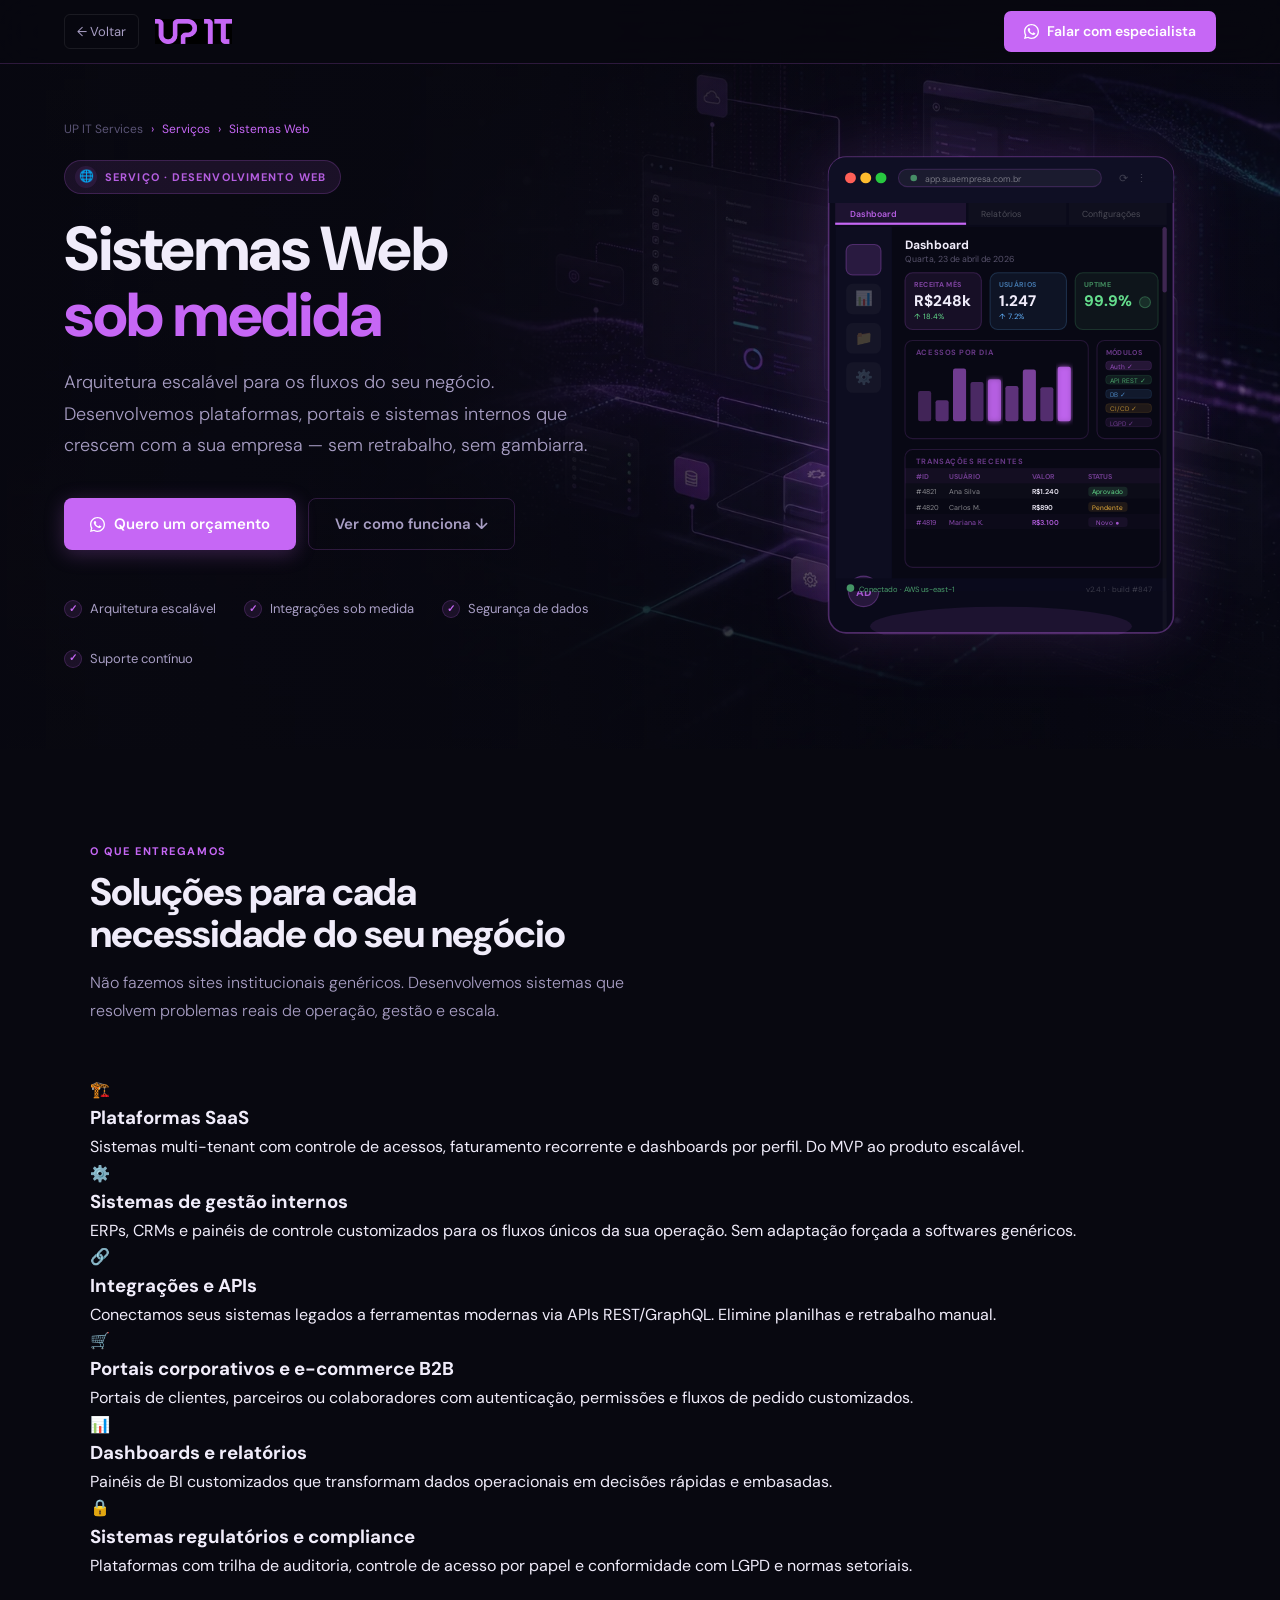
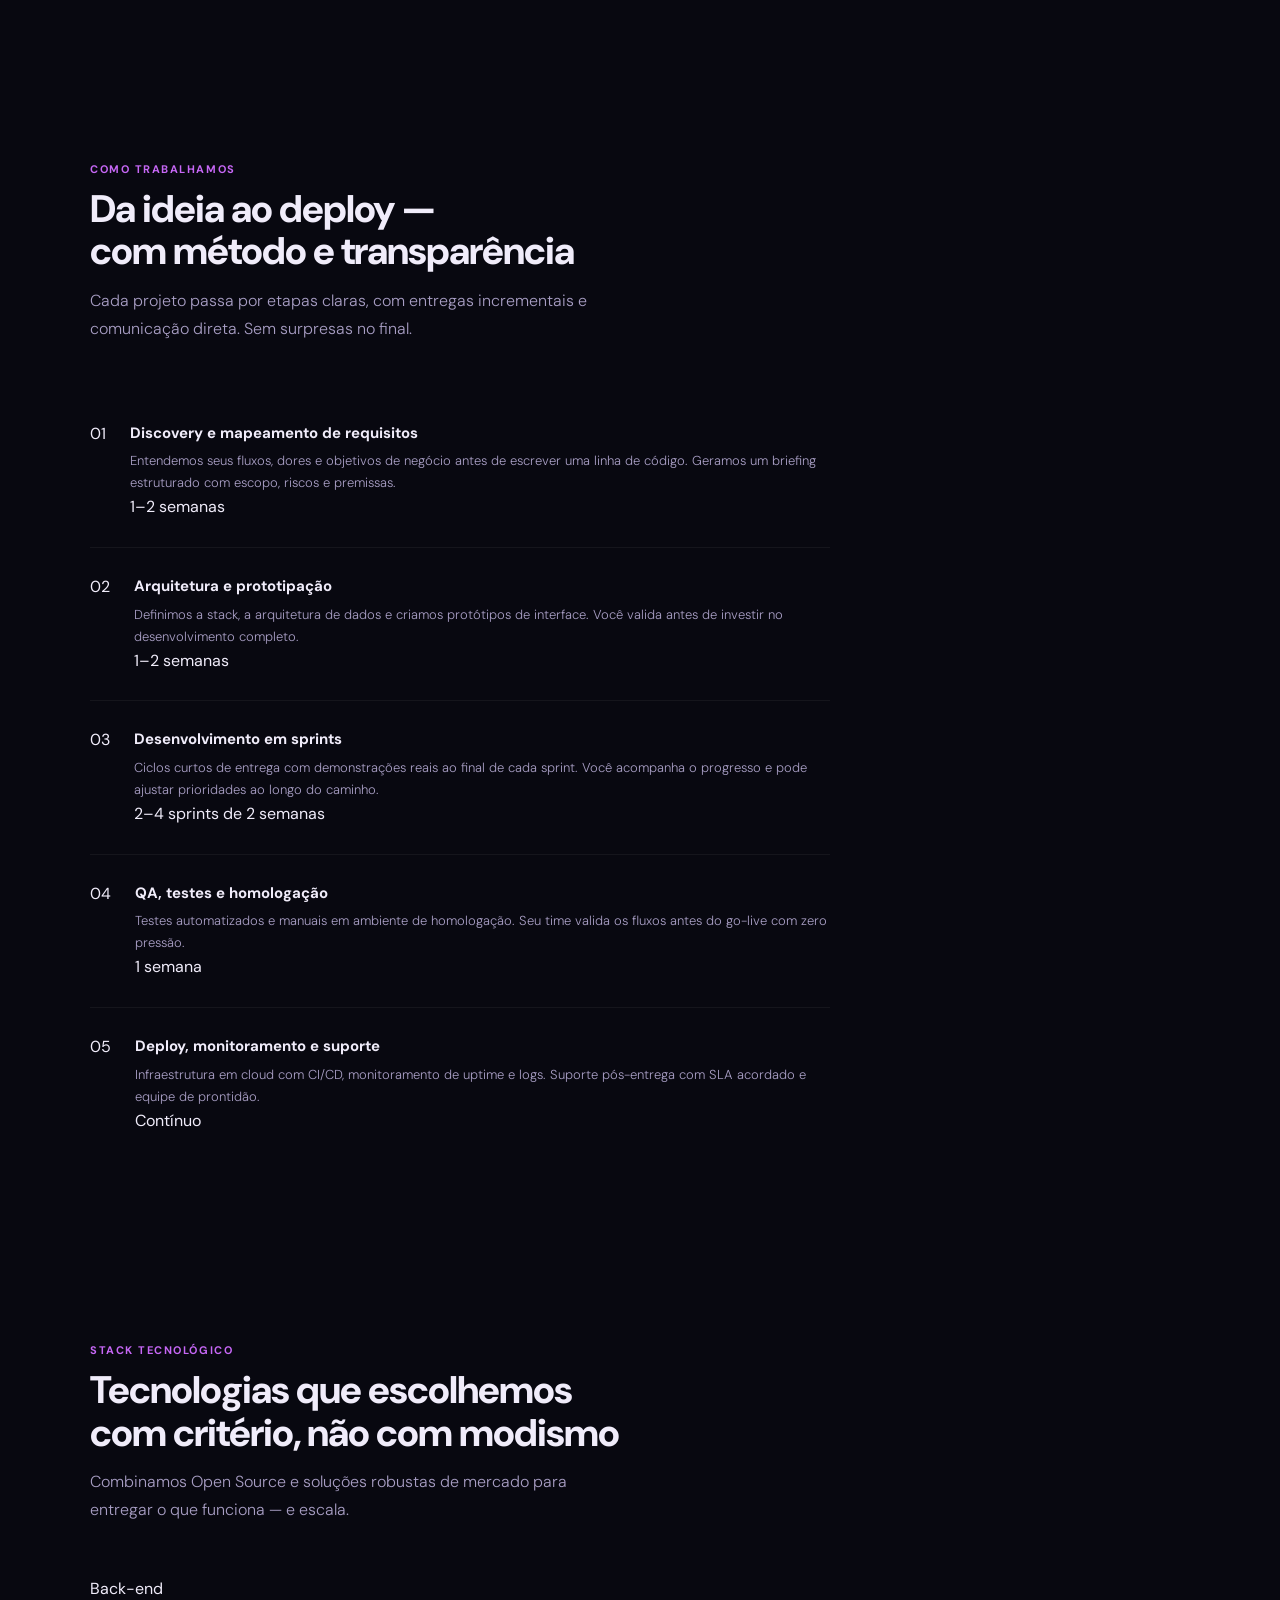
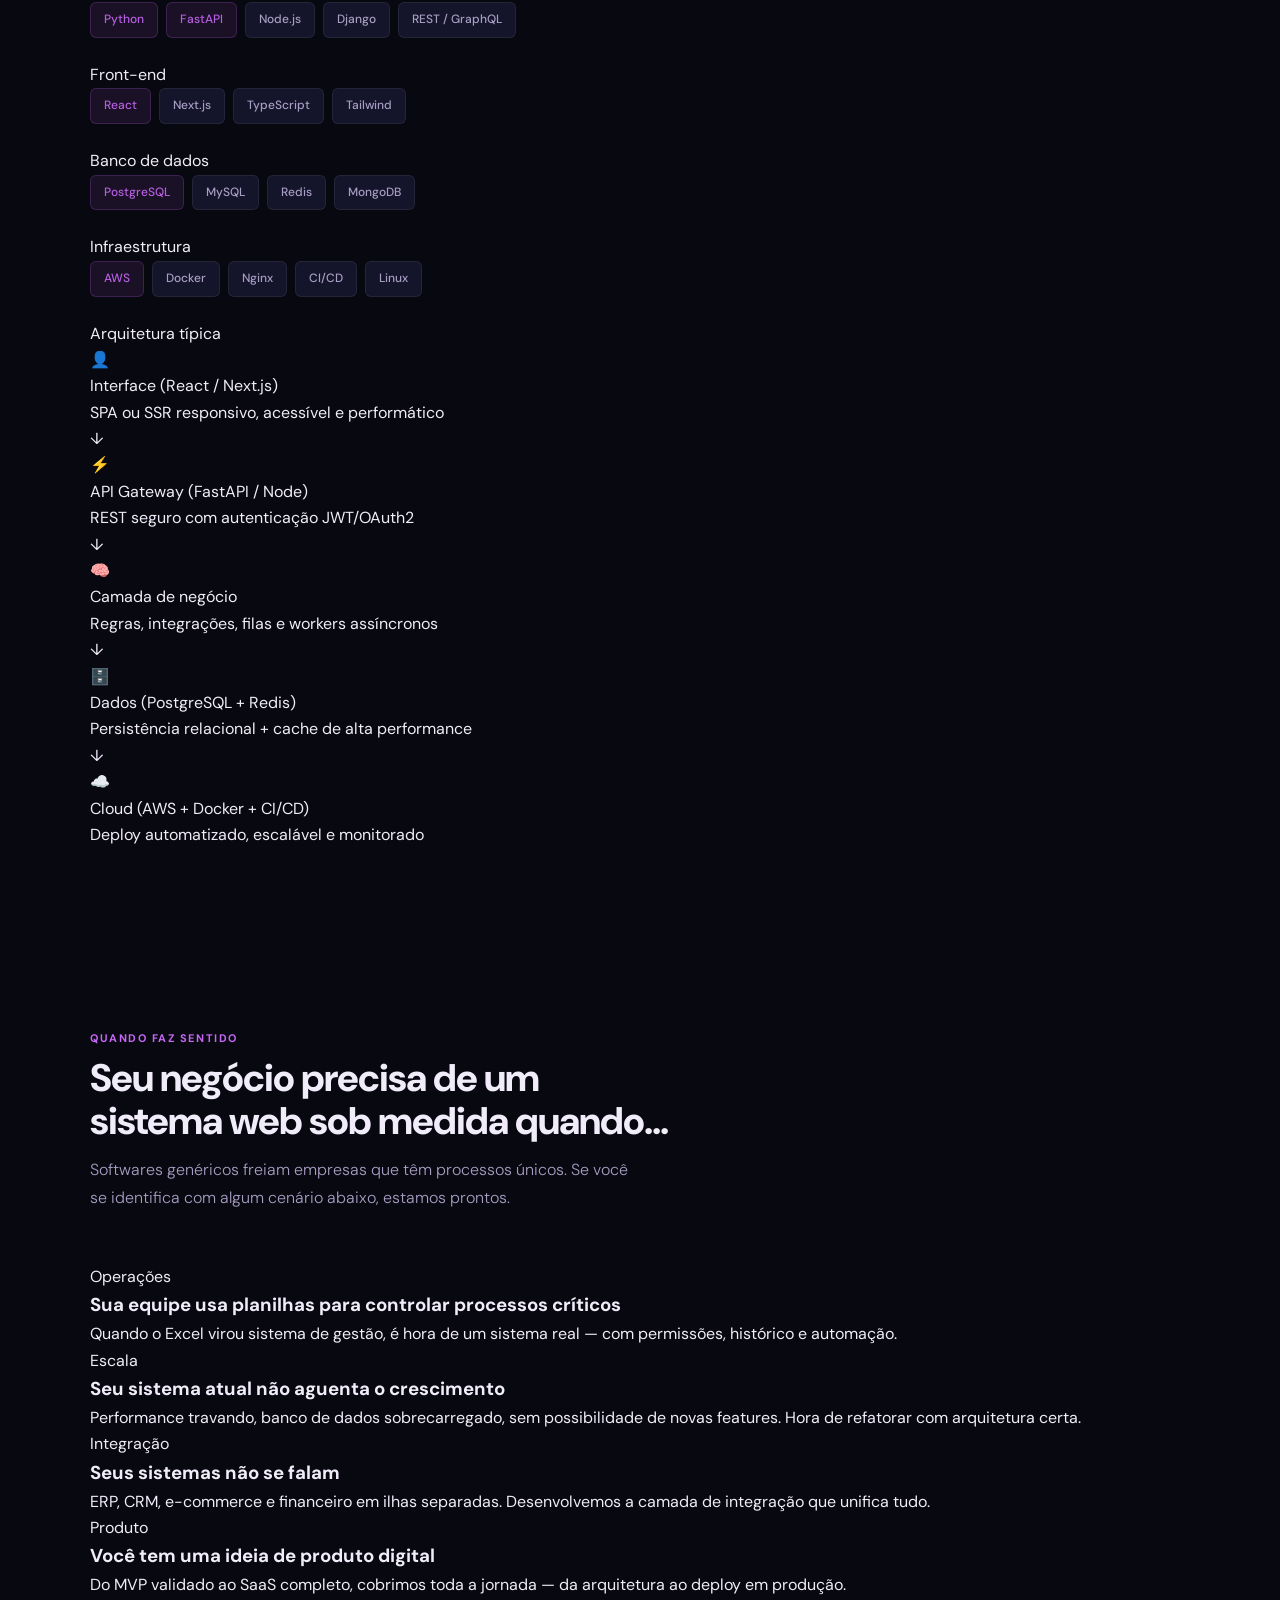
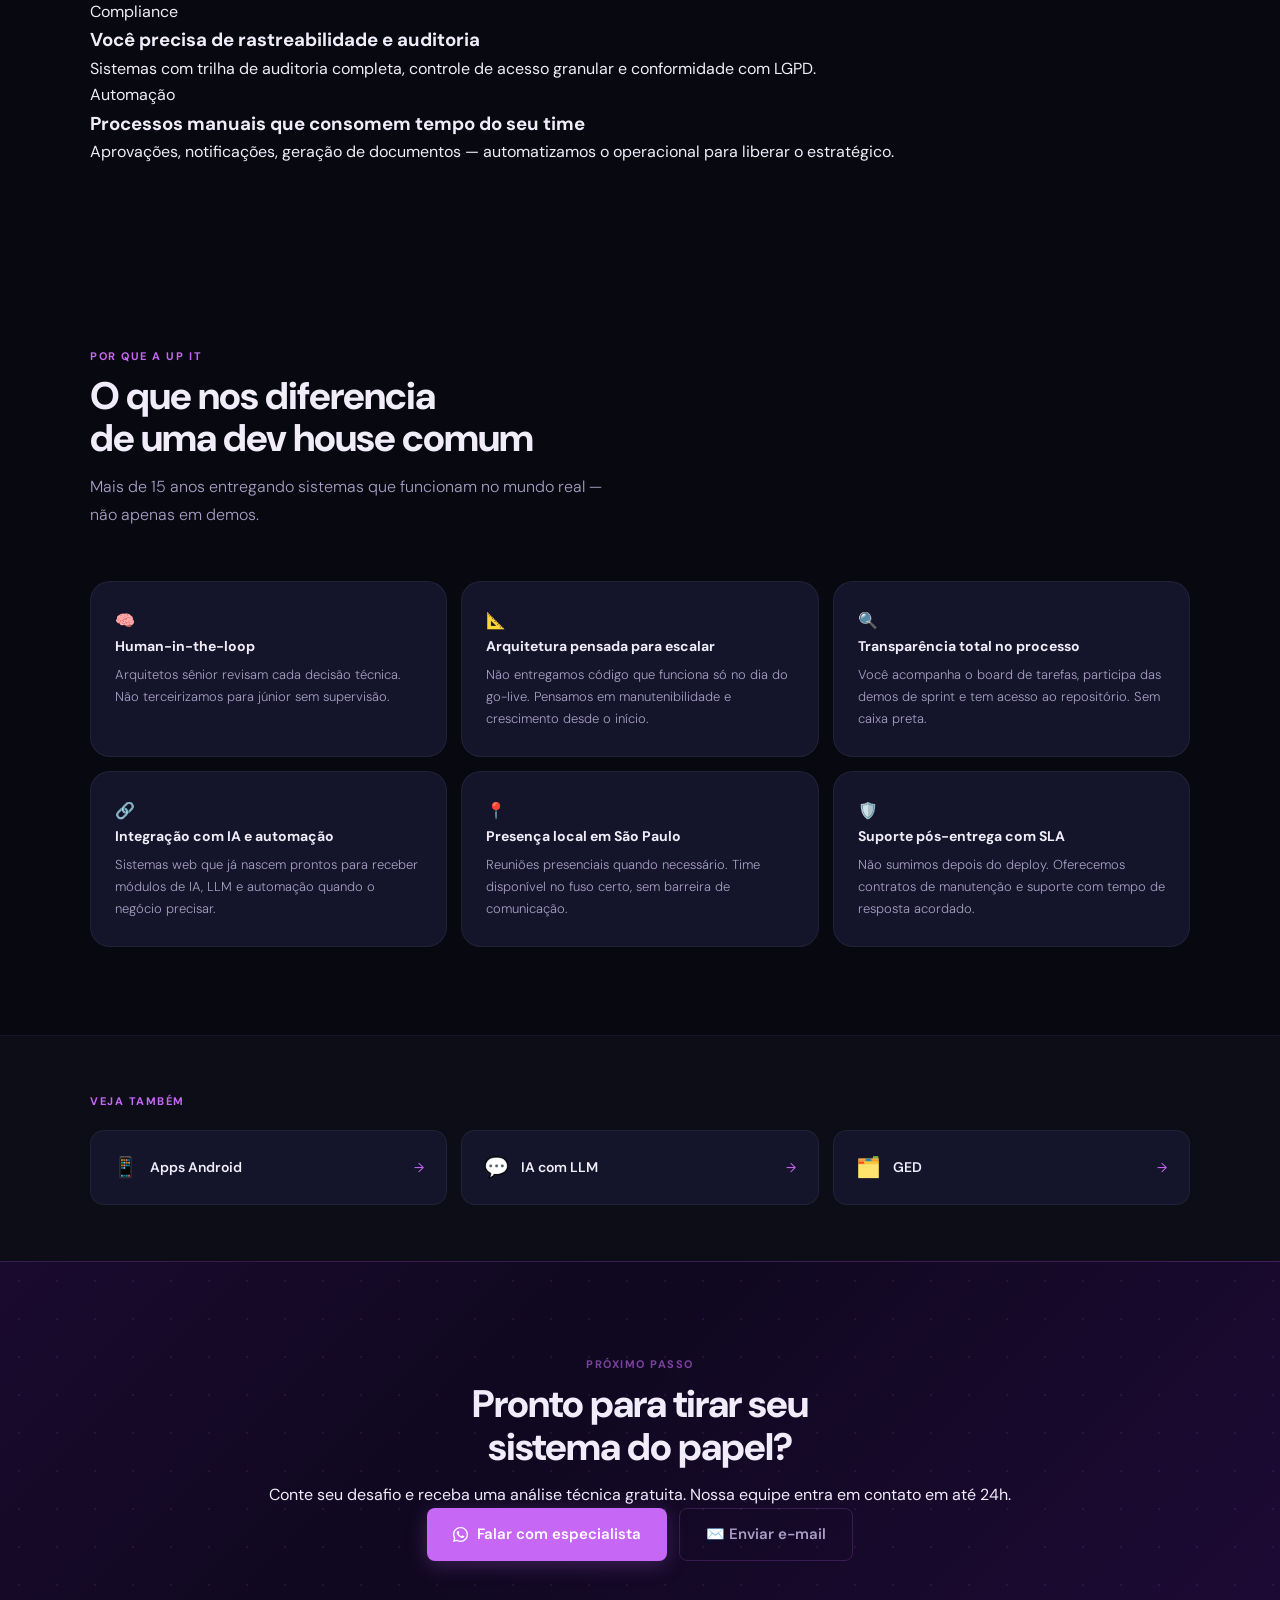
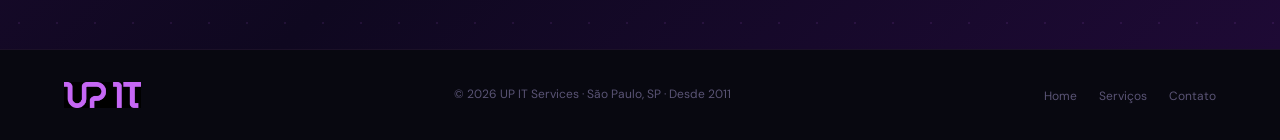
<file: upit-sistemas-web.html>
<!DOCTYPE html>
<html lang="pt-BR">
<head>
<meta charset="UTF-8">
<meta name="viewport" content="width=device-width, initial-scale=1.0">
<title>Sistemas Web sob Medida — UP IT Services</title>
<meta name="description" content="Desenvolvemos sistemas web personalizados, escaláveis e seguros para os fluxos reais do seu negócio. Desde 2011 entregando eficiência real.">
<link rel="canonical" href="https://www.upitservices.com.br/upit-sistemas-web.html">
<link rel="icon" href="/favicon.svg" type="image/svg+xml">
<meta property="og:type" content="website">
<meta property="og:title" content="Sistemas Web sob Medida — UP IT Services">
<meta property="og:description" content="Desenvolvemos sistemas web personalizados, escaláveis e seguros para os fluxos reais do seu negócio. Desde 2011 entregando eficiência real.">
<meta property="og:url" content="https://www.upitservices.com.br/upit-sistemas-web.html">
<meta property="og:image" content="https://www.upitservices.com.br/assets/hero-sistemas-web-bg.webp">
<meta name="twitter:card" content="summary_large_image">
<meta name="twitter:title" content="Sistemas Web sob Medida — UP IT Services">
<meta name="twitter:description" content="Desenvolvemos sistemas web personalizados, escaláveis e seguros para os fluxos reais do seu negócio. Desde 2011 entregando eficiência real.">
<meta name="twitter:image" content="https://www.upitservices.com.br/assets/hero-sistemas-web-bg.webp">

<link rel="preconnect" href="https://fonts.googleapis.com">
<link rel="preconnect" href="https://fonts.gstatic.com" crossorigin>
<link rel="preload" href="assets/hero-sistemas-web-bg.webp" as="image" fetchpriority="high">
<link rel="preload" href="https://fonts.googleapis.com/css2?family=DM+Sans:opsz,wght@9..40,300;9..40,400;9..40,500;9..40,600;9..40,700;9..40,800&display=swap" as="style" onload="this.onload=null;this.rel='stylesheet'">
<noscript><link href="https://fonts.googleapis.com/css2?family=DM+Sans:opsz,wght@9..40,300;9..40,400;9..40,500;9..40,600;9..40,700;9..40,800&display=swap" rel="stylesheet"></noscript>
<link rel="stylesheet" href="/styles.css">
<style>
:root{--hero-bg-full:linear-gradient(90deg,rgba(8,8,16,.94) 0%,rgba(8,8,16,.78) 42%,rgba(8,8,16,.28) 72%,rgba(8,8,16,.5) 100%), linear-gradient(180deg,rgba(8,8,16,.75) 0%,rgba(8,8,16,.16) 50%,rgba(8,8,16,.78) 100%), radial-gradient(ellipse 60% 60% at 65% 40%,rgba(198,103,245,.12) 0%,transparent 65%), radial-gradient(ellipse 35% 35% at 15% 75%,rgba(198,103,245,.07) 0%,transparent 60%), url("assets/hero-sistemas-web-bg.webp") center/cover no-repeat;;}
@media(max-width:600px){
  .hero-actions{width:100%}
  .hero-actions .btn{width:100%;justify-content:center;white-space:normal;text-align:center}
}
.b-h1-mock{height:10px;border-radius:4px;background:var(--t1);opacity:.7;width:85%;margin-bottom:6px}
.b-h2-mock{height:8px;border-radius:4px;background:var(--t2);opacity:.4;width:65%;margin-bottom:10px}

/* sistemas-web hero visual */
.web-visual{position:relative;z-index:1;pointer-events:none;width:100%;display:flex;justify-content:center}
@media(max-width:900px){
  .hero-inner { grid-template-columns: 1fr; gap: 48px; }
  .web-visual{display:none}
}
.web-svg-wrap{width:100%;max-width:430px;filter:drop-shadow(0 0 32px rgba(198,103,245,.16));animation:webfloat 4.8s ease-in-out infinite}
.web-svg-wrap svg{width:100%;height:480px;display:block}
@keyframes webfloat{0%,100%{transform:translateY(0)}50%{transform:translateY(-11px)}}
</style>
</head>
<body>

<!-- NAV -->
<nav>
  <div class="nav-left">
    <a href="upit-landingpage-v3.html" class="nav-back">← Voltar</a>
    <a href="upit-landingpage-v3.html">
      <img src="[data-uri]" alt="UP IT Services" style="height:26px;width:auto;display:block;object-fit:contain">
    </a>
  </div>
  <a href="https://wa.me/5511992052669?text=Olá%2C+Up+It!+Quero+saber+mais+sobre+Sistemas+Web." class="nav-cta" aria-label="Falar com a UP IT Services pelo WhatsApp" target="_blank" rel="noopener noreferrer">
    <svg class="ico-wa" viewBox="0 0 24 24"><path d="M17.472 14.382c-.297-.149-1.758-.867-2.03-.967-.273-.099-.471-.148-.67.15-.197.297-.767.966-.94 1.164-.173.199-.347.223-.644.075-.297-.15-1.255-.463-2.39-1.475-.883-.788-1.48-1.761-1.653-2.059-.173-.297-.018-.458.13-.606.134-.133.298-.347.446-.52.149-.174.198-.298.298-.497.099-.198.05-.371-.025-.52-.075-.149-.669-1.612-.916-2.207-.242-.579-.487-.5-.669-.51-.173-.008-.371-.01-.57-.01-.198 0-.52.074-.792.372-.272.297-1.04 1.016-1.04 2.479 0 1.462 1.065 2.875 1.213 3.074.149.198 2.096 3.2 5.077 4.487.709.306 1.262.489 1.694.625.712.227 1.36.195 1.871.118.571-.085 1.758-.719 2.006-1.413.248-.694.248-1.289.173-1.413-.074-.124-.272-.198-.57-.347zM12 0C5.373 0 0 5.373 0 12c0 2.117.554 4.103 1.523 5.83L0 24l6.335-1.661A11.945 11.945 0 0012 24c6.627 0 12-5.373 12-12S18.627 0 12 0zm0 21.818a9.797 9.797 0 01-5.001-1.374l-.358-.213-3.761.986 1.003-3.669-.234-.377A9.795 9.795 0 012.182 12C2.182 6.59 6.59 2.182 12 2.182S21.818 6.59 21.818 12 17.41 21.818 12 21.818z"/></svg>
    <span>Falar com especialista</span>
  </a>
</nav>

<section class="hero">
  <div class="hero-inner">
    <div>
      <div class="breadcrumb">
        <a href="upit-landingpage-v3.html">UP IT Services</a>
        <span>›</span>
        <span>Serviços</span>
        <span>›</span>
        <span>Sistemas Web</span>
      </div>
      <div class="svc-eyebrow">
        <div class="svc-eyebrow-icon">🌐</div>
        <span>Serviço · Desenvolvimento Web</span>
      </div>
      <h1>Sistemas Web<br><span class="pu">sob medida</span></h1>
      <p class="hero-desc">Arquitetura escalável para os fluxos do seu negócio. Desenvolvemos plataformas, portais e sistemas internos que crescem com a sua empresa — sem retrabalho, sem gambiarra.</p>
      <div class="hero-actions">
        <a href="https://wa.me/5511992052669?text=Olá%2C+Up+It!+Tenho+interesse+em+Sistemas+Web+sob+medida." class="btn btn-fill" target="_blank" rel="noopener noreferrer">
          <svg class="ico-wa" viewBox="0 0 24 24"><path d="M17.472 14.382c-.297-.149-1.758-.867-2.03-.967-.273-.099-.471-.148-.67.15-.197.297-.767.966-.94 1.164-.173.199-.347.223-.644.075-.297-.15-1.255-.463-2.39-1.475-.883-.788-1.48-1.761-1.653-2.059-.173-.297-.018-.458.13-.606.134-.133.298-.347.446-.52.149-.174.198-.298.298-.497.099-.198.05-.371-.025-.52-.075-.149-.669-1.612-.916-2.207-.242-.579-.487-.5-.669-.51-.173-.008-.371-.01-.57-.01-.198 0-.52.074-.792.372-.272.297-1.04 1.016-1.04 2.479 0 1.462 1.065 2.875 1.213 3.074.149.198 2.096 3.2 5.077 4.487.709.306 1.262.489 1.694.625.712.227 1.36.195 1.871.118.571-.085 1.758-.719 2.006-1.413.248-.694.248-1.289.173-1.413-.074-.124-.272-.198-.57-.347zM12 0C5.373 0 0 5.373 0 12c0 2.117.554 4.103 1.523 5.83L0 24l6.335-1.661A11.945 11.945 0 0012 24c6.627 0 12-5.373 12-12S18.627 0 12 0zm0 21.818a9.797 9.797 0 01-5.001-1.374l-.358-.213-3.761.986 1.003-3.669-.234-.377A9.795 9.795 0 012.182 12C2.182 6.59 6.59 2.182 12 2.182S21.818 6.59 21.818 12 17.41 21.818 12 21.818z"/></svg>
          Quero um orçamento
        </a>
        <a href="#processo" class="btn btn-ghost">Ver como funciona ↓</a>
      </div>
      <div class="trust-strip">
        <div class="trust-item">Arquitetura escalável</div>
        <div class="trust-item">Integrações sob medida</div>
        <div class="trust-item">Segurança de dados</div>
        <div class="trust-item">Suporte contínuo</div>
      </div>
    </div>
    <div class="web-visual" aria-hidden="true">
      <div class="web-svg-wrap">
        <svg width="320" height="440" viewBox="0 0 320 440" fill="none" xmlns="http://www.w3.org/2000/svg">
          <defs>
            <clipPath id="wclip"><rect x="8" y="44" width="304" height="356" rx="2"/></clipPath>
            <filter id="wglow"><feGaussianBlur stdDeviation="2.5" result="b"/><feMerge><feMergeNode in="b"/><feMergeNode in="SourceGraphic"/></feMerge></filter>
          </defs>

          <!-- BROWSER FRAME -->
          <rect x="2" y="2" width="316" height="436" rx="16" fill="#0a0a1a" stroke="rgba(198,103,245,0.35)" stroke-width="1.5"/>

          <!-- TITLEBAR -->
          <rect x="2" y="2" width="316" height="42" rx="16" fill="#0f0f24"/>
          <rect x="2" y="24" width="316" height="20" fill="#0f0f24"/>
          <!-- dots -->
          <circle cx="22" cy="21" r="5" fill="#ff5f57"/>
          <circle cx="36" cy="21" r="5" fill="#febc2e"/>
          <circle cx="50" cy="21" r="5" fill="#28c840"/>
          <!-- url bar -->
          <rect x="66" y="13" width="186" height="16" rx="8" fill="rgba(255,255,255,0.05)" stroke="rgba(198,103,245,0.2)" stroke-width="1"/>
          <circle cx="80" cy="21" r="3" fill="rgba(100,220,140,0.6)"/>
          <text x="90" y="25" font-size="8" fill="rgba(255,255,255,0.4)" font-family="DM Sans,sans-serif">app.suaempresa.com.br</text>
          <!-- reload icon -->
          <text x="268" y="25" font-size="10" fill="rgba(255,255,255,0.2)" font-family="DM Sans,sans-serif">⟳</text>
          <text x="284" y="25" font-size="10" fill="rgba(255,255,255,0.2)" font-family="DM Sans,sans-serif">⋮</text>

          <!-- TAB BAR -->
          <rect x="8" y="44" width="120" height="20" rx="0" fill="rgba(198,103,245,0.1)" stroke="rgba(198,103,245,0.2)" stroke-width="0"/>
          <rect x="8" y="62" width="120" height="2" fill="var(--pu, #c667f5)"/>
          <text x="22" y="57" font-size="8" fill="rgba(198,103,245,0.9)" font-family="DM Sans,sans-serif" font-weight="600">Dashboard</text>
          <rect x="130" y="44" width="90" height="20" fill="rgba(255,255,255,0.02)"/>
          <text x="142" y="57" font-size="8" fill="rgba(255,255,255,0.25)" font-family="DM Sans,sans-serif">Relatórios</text>
          <rect x="222" y="44" width="90" height="20" fill="rgba(255,255,255,0.02)"/>
          <text x="234" y="57" font-size="8" fill="rgba(255,255,255,0.25)" font-family="DM Sans,sans-serif">Configurações</text>

          <!-- ── SCREEN CONTENT ── -->
          <rect x="8" y="66" width="304" height="370" fill="#080814" clip-path="url(#wclip)"/>

          <!-- SIDEBAR -->
          <rect x="8" y="66" width="52" height="370" fill="#0d0d20" clip-path="url(#wclip)"/>
          <!-- sidebar icons -->
          <rect x="18" y="82" width="32" height="28" rx="6" fill="rgba(198,103,245,0.15)" stroke="rgba(198,103,245,0.3)" stroke-width="1"/>
          <text x="34" y="100" font-size="13" font-family="DM Sans,sans-serif" text-anchor="middle">⊞</text>
          <rect x="18" y="118" width="32" height="28" rx="6" fill="rgba(255,255,255,0.03)"/>
          <text x="34" y="136" font-size="13" fill="rgba(255,255,255,0.25)" font-family="DM Sans,sans-serif" text-anchor="middle">📊</text>
          <rect x="18" y="154" width="32" height="28" rx="6" fill="rgba(255,255,255,0.03)"/>
          <text x="34" y="172" font-size="13" fill="rgba(255,255,255,0.2)" font-family="DM Sans,sans-serif" text-anchor="middle">📁</text>
          <rect x="18" y="190" width="32" height="28" rx="6" fill="rgba(255,255,255,0.03)"/>
          <text x="34" y="208" font-size="13" fill="rgba(255,255,255,0.2)" font-family="DM Sans,sans-serif" text-anchor="middle">⚙️</text>
          <!-- sidebar bottom avatar -->
          <circle cx="34" cy="400" r="14" fill="rgba(198,103,245,0.15)" stroke="rgba(198,103,245,0.3)" stroke-width="1"/>
          <text x="34" y="404" font-size="10" fill="rgba(198,103,245,0.8)" font-family="DM Sans,sans-serif" text-anchor="middle" font-weight="700">AD</text>

          <!-- MAIN CONTENT AREA -->
          <!-- page title -->
          <text x="72" y="86" font-size="11" fill="#f0ecfa" font-family="DM Sans,sans-serif" font-weight="700">Dashboard</text>
          <text x="72" y="98" font-size="8" fill="rgba(168,158,196,0.5)" font-family="DM Sans,sans-serif">Quarta, 23 de abril de 2026</text>

          <!-- KPI CARDS ROW -->
          <!-- card 1 -->
          <rect x="72" y="108" width="70" height="52" rx="7" fill="rgba(198,103,245,0.08)" stroke="rgba(198,103,245,0.2)" stroke-width="1"/>
          <text x="80" y="121" font-size="6.5" fill="rgba(198,103,245,0.6)" font-family="DM Sans,sans-serif" font-weight="700" letter-spacing="0.3">RECEITA MÊS</text>
          <text x="80" y="138" font-size="14" fill="#f0ecfa" font-family="DM Sans,sans-serif" font-weight="800">R$248k</text>
          <text x="80" y="150" font-size="7" fill="#64dc8c" font-family="DM Sans,sans-serif">↑ 18.4%</text>
          <!-- card 2 -->
          <rect x="150" y="108" width="70" height="52" rx="7" fill="rgba(100,180,255,0.07)" stroke="rgba(100,180,255,0.2)" stroke-width="1"/>
          <text x="158" y="121" font-size="6.5" fill="rgba(100,180,255,0.6)" font-family="DM Sans,sans-serif" font-weight="700" letter-spacing="0.3">USUÁRIOS</text>
          <text x="158" y="138" font-size="14" fill="#f0ecfa" font-family="DM Sans,sans-serif" font-weight="800">1.247</text>
          <text x="158" y="150" font-size="7" fill="#64b4ff" font-family="DM Sans,sans-serif">↑ 7.2%</text>
          <!-- card 3 -->
          <rect x="228" y="108" width="76" height="52" rx="7" fill="rgba(100,220,140,0.06)" stroke="rgba(100,220,140,0.18)" stroke-width="1"/>
          <text x="236" y="121" font-size="6.5" fill="rgba(100,220,140,0.6)" font-family="DM Sans,sans-serif" font-weight="700" letter-spacing="0.3">UPTIME</text>
          <text x="236" y="138" font-size="14" fill="#64dc8c" font-family="DM Sans,sans-serif" font-weight="800">99.9%</text>
          <circle cx="292" cy="135" r="5" fill="rgba(100,220,140,0.15)" stroke="rgba(100,220,140,0.4)" stroke-width="1">
            <animate attributeName="opacity" values="1;0.3;1" dur="2s" repeatCount="indefinite"/>
          </circle>

          <!-- CHART AREA -->
          <rect x="72" y="170" width="168" height="90" rx="7" fill="rgba(8,8,20,0.8)" stroke="rgba(198,103,245,0.15)" stroke-width="1"/>
          <text x="82" y="183" font-size="7" fill="rgba(198,103,245,0.5)" font-family="DM Sans,sans-serif" font-weight="700" letter-spacing="0.5">ACESSOS POR DIA</text>
          <!-- chart bars animated -->
          <rect x="84" y="224" width="12" height="20" rx="2" fill="rgba(198,103,245,0.3)"><animate attributeName="height" values="20;35;20" dur="3s" repeatCount="indefinite"/><animate attributeName="y" values="224;209;224" dur="3s" repeatCount="indefinite"/></rect>
          <rect x="100" y="214" width="12" height="30" rx="2" fill="rgba(198,103,245,0.4)"><animate attributeName="height" values="30;18;30" dur="3.5s" begin="0.3s" repeatCount="indefinite"/><animate attributeName="y" values="214;226;214" dur="3.5s" begin="0.3s" repeatCount="indefinite"/></rect>
          <rect x="116" y="204" width="12" height="40" rx="2" fill="rgba(198,103,245,0.55)"><animate attributeName="height" values="40;50;40" dur="2.8s" begin="0.6s" repeatCount="indefinite"/><animate attributeName="y" values="204;194;204" dur="2.8s" begin="0.6s" repeatCount="indefinite"/></rect>
          <rect x="132" y="218" width="12" height="26" rx="2" fill="rgba(198,103,245,0.35)"><animate attributeName="height" values="26;38;26" dur="3.2s" begin="0.9s" repeatCount="indefinite"/><animate attributeName="y" values="218;206;218" dur="3.2s" begin="0.9s" repeatCount="indefinite"/></rect>
          <rect x="148" y="196" width="12" height="48" rx="2" fill="rgba(198,103,245,0.7)" filter="url(#wglow)"><animate attributeName="height" values="48;36;48" dur="2.6s" begin="1.2s" repeatCount="indefinite"/><animate attributeName="y" values="196;208;196" dur="2.6s" begin="1.2s" repeatCount="indefinite"/></rect>
          <rect x="164" y="208" width="12" height="36" rx="2" fill="rgba(198,103,245,0.45)"><animate attributeName="height" values="36;28;36" dur="3.1s" begin="1.5s" repeatCount="indefinite"/><animate attributeName="y" values="208;216;208" dur="3.1s" begin="1.5s" repeatCount="indefinite"/></rect>
          <rect x="180" y="200" width="12" height="44" rx="2" fill="rgba(198,103,245,0.6)"><animate attributeName="height" values="44;55;44" dur="2.9s" begin="1.8s" repeatCount="indefinite"/><animate attributeName="y" values="200;189;200" dur="2.9s" begin="1.8s" repeatCount="indefinite"/></rect>
          <rect x="196" y="212" width="12" height="32" rx="2" fill="rgba(198,103,245,0.4)"><animate attributeName="height" values="32;22;32" dur="3.4s" begin="2.1s" repeatCount="indefinite"/><animate attributeName="y" values="212;222;212" dur="3.4s" begin="2.1s" repeatCount="indefinite"/></rect>
          <rect x="212" y="194" width="12" height="50" rx="2" fill="rgba(198,103,245,0.8)" filter="url(#wglow)"><animate attributeName="height" values="50;38;50" dur="2.7s" begin="2.4s" repeatCount="indefinite"/><animate attributeName="y" values="194;206;194" dur="2.7s" begin="2.4s" repeatCount="indefinite"/></rect>

          <!-- SIDE PANEL -->
          <rect x="248" y="170" width="58" height="90" rx="7" fill="rgba(8,8,20,0.8)" stroke="rgba(198,103,245,0.15)" stroke-width="1"/>
          <text x="256" y="183" font-size="6.5" fill="rgba(198,103,245,0.5)" font-family="DM Sans,sans-serif" font-weight="700" letter-spacing="0.3">MÓDULOS</text>
          <rect x="256" y="189" width="42" height="8" rx="3" fill="rgba(198,103,245,0.15)" stroke="rgba(198,103,245,0.2)" stroke-width="0.5"/>
          <text x="260" y="196" font-size="6" fill="rgba(198,103,245,0.7)" font-family="DM Sans,sans-serif">Auth ✓</text>
          <rect x="256" y="202" width="42" height="8" rx="3" fill="rgba(100,220,140,0.1)" stroke="rgba(100,220,140,0.2)" stroke-width="0.5"/>
          <text x="260" y="209" font-size="6" fill="rgba(100,220,140,0.7)" font-family="DM Sans,sans-serif">API REST ✓</text>
          <rect x="256" y="215" width="42" height="8" rx="3" fill="rgba(100,180,255,0.1)" stroke="rgba(100,180,255,0.2)" stroke-width="0.5"/>
          <text x="260" y="222" font-size="6" fill="rgba(100,180,255,0.7)" font-family="DM Sans,sans-serif">DB ✓</text>
          <rect x="256" y="228" width="42" height="8" rx="3" fill="rgba(240,180,60,0.1)" stroke="rgba(240,180,60,0.2)" stroke-width="0.5"/>
          <text x="260" y="235" font-size="6" fill="rgba(240,180,60,0.7)" font-family="DM Sans,sans-serif">CI/CD ✓</text>
          <rect x="256" y="241" width="42" height="8" rx="3" fill="rgba(198,103,245,0.08)" stroke="rgba(198,103,245,0.15)" stroke-width="0.5"/>
          <text x="260" y="248" font-size="6" fill="rgba(198,103,245,0.5)" font-family="DM Sans,sans-serif">LGPD ✓</text>

          <!-- DATA TABLE -->
          <rect x="72" y="270" width="234" height="108" rx="7" fill="rgba(8,8,20,0.8)" stroke="rgba(198,103,245,0.15)" stroke-width="1"/>
          <text x="82" y="283" font-size="7" fill="rgba(198,103,245,0.5)" font-family="DM Sans,sans-serif" font-weight="700" letter-spacing="0.5">TRANSAÇÕES RECENTES</text>
          <!-- table header -->
          <rect x="72" y="287" width="234" height="14" fill="rgba(198,103,245,0.06)"/>
          <text x="82" y="297" font-size="6.5" fill="rgba(198,103,245,0.5)" font-family="DM Sans,sans-serif" font-weight="700">#ID</text>
          <text x="112" y="297" font-size="6.5" fill="rgba(198,103,245,0.5)" font-family="DM Sans,sans-serif" font-weight="700">USUÁRIO</text>
          <text x="188" y="297" font-size="6.5" fill="rgba(198,103,245,0.5)" font-family="DM Sans,sans-serif" font-weight="700">VALOR</text>
          <text x="240" y="297" font-size="6.5" fill="rgba(198,103,245,0.5)" font-family="DM Sans,sans-serif" font-weight="700">STATUS</text>
          <!-- row 1 -->
          <rect x="72" y="301" width="234" height="14" fill="rgba(255,255,255,0.015)"/>
          <text x="82" y="311" font-size="6.5" fill="rgba(255,255,255,0.5)" font-family="DM Sans,sans-serif">#4821</text>
          <text x="112" y="311" font-size="6.5" fill="rgba(255,255,255,0.5)" font-family="DM Sans,sans-serif">Ana Silva</text>
          <text x="188" y="311" font-size="6.5" fill="#f0ecfa" font-family="DM Sans,sans-serif" font-weight="600">R$1.240</text>
          <rect x="240" y="304" width="36" height="9" rx="3" fill="rgba(100,220,140,0.12)"/>
          <text x="258" y="311" font-size="6" fill="#64dc8c" font-family="DM Sans,sans-serif" text-anchor="middle">Aprovado</text>
          <!-- row 2 -->
          <text x="82" y="325" font-size="6.5" fill="rgba(255,255,255,0.5)" font-family="DM Sans,sans-serif">#4820</text>
          <text x="112" y="325" font-size="6.5" fill="rgba(255,255,255,0.5)" font-family="DM Sans,sans-serif">Carlos M.</text>
          <text x="188" y="325" font-size="6.5" fill="#f0ecfa" font-family="DM Sans,sans-serif" font-weight="600">R$890</text>
          <rect x="240" y="318" width="36" height="9" rx="3" fill="rgba(240,180,60,0.1)"/>
          <text x="258" y="325" font-size="6" fill="#f0b43c" font-family="DM Sans,sans-serif" text-anchor="middle">Pendente</text>
          <!-- row 3 animated -->
          <rect x="72" y="329" width="234" height="14" fill="rgba(198,103,245,0.04)">
            <animate attributeName="opacity" values="0.4;1;0.4" dur="2s" repeatCount="indefinite"/>
          </rect>
          <text x="82" y="339" font-size="6.5" fill="rgba(198,103,245,0.7)" font-family="DM Sans,sans-serif">#4819</text>
          <text x="112" y="339" font-size="6.5" fill="rgba(198,103,245,0.7)" font-family="DM Sans,sans-serif">Mariana K.</text>
          <text x="188" y="339" font-size="6.5" fill="rgba(198,103,245,0.9)" font-family="DM Sans,sans-serif" font-weight="600">R$3.100</text>
          <rect x="240" y="332" width="36" height="9" rx="3" fill="rgba(198,103,245,0.12)">
            <animate attributeName="opacity" values="0.4;1;0.4" dur="2s" repeatCount="indefinite"/>
          </rect>
          <text x="258" y="339" font-size="6" fill="rgba(198,103,245,0.8)" font-family="DM Sans,sans-serif" text-anchor="middle">Novo ●</text>

          <!-- STATUS BAR BOTTOM -->
          <rect x="8" y="388" width="304" height="18" fill="#0a0a1c" clip-path="url(#wclip)"/>
          <circle cx="22" cy="397" r="3.5" fill="#64dc8c"><animate attributeName="opacity" values="1;0.3;1" dur="1.8s" repeatCount="indefinite"/></circle>
          <text x="30" y="401" font-size="7" fill="rgba(100,220,140,0.7)" font-family="DM Sans,sans-serif">Conectado · AWS us-east-1</text>
          <text x="238" y="401" font-size="7" fill="rgba(255,255,255,0.2)" font-family="DM Sans,sans-serif">v2.4.1 · build #847</text>

          <!-- scrollbar -->
          <rect x="308" y="66" width="4" height="370" fill="rgba(255,255,255,0.03)" rx="2"/>
          <rect x="308" y="66" width="4" height="60" fill="rgba(198,103,245,0.25)" rx="2"/>

          <!-- glow base -->
          <ellipse cx="160" cy="432" rx="120" ry="18" fill="rgba(198,103,245,0.1)"/>
        </svg>
      </div>
    </div>
  </div>
</section>

<!-- O QUE ENTREGAMOS -->
<section class="deliverables">
  <div class="smax">
    <span class="eyebrow reveal">O que entregamos</span>
    <h2 class="reveal">Soluções para cada<br>necessidade do seu negócio</h2>
    <p class="slead reveal">Não fazemos sites institucionais genéricos. Desenvolvemos sistemas que resolvem problemas reais de operação, gestão e escala.</p>
    <div class="del-grid">
      <div class="del-card reveal">
        <div class="del-icon">🏗️</div>
        <h3>Plataformas SaaS</h3>
        <p>Sistemas multi-tenant com controle de acessos, faturamento recorrente e dashboards por perfil. Do MVP ao produto escalável.</p>
      </div>
      <div class="del-card reveal" style="transition-delay:.07s">
        <div class="del-icon">⚙️</div>
        <h3>Sistemas de gestão internos</h3>
        <p>ERPs, CRMs e painéis de controle customizados para os fluxos únicos da sua operação. Sem adaptação forçada a softwares genéricos.</p>
      </div>
      <div class="del-card reveal" style="transition-delay:.14s">
        <div class="del-icon">🔗</div>
        <h3>Integrações e APIs</h3>
        <p>Conectamos seus sistemas legados a ferramentas modernas via APIs REST/GraphQL. Elimine planilhas e retrabalho manual.</p>
      </div>
      <div class="del-card reveal" style="transition-delay:.21s">
        <div class="del-icon">🛒</div>
        <h3>Portais corporativos e e-commerce B2B</h3>
        <p>Portais de clientes, parceiros ou colaboradores com autenticação, permissões e fluxos de pedido customizados.</p>
      </div>
      <div class="del-card reveal" style="transition-delay:.28s">
        <div class="del-icon">📊</div>
        <h3>Dashboards e relatórios</h3>
        <p>Painéis de BI customizados que transformam dados operacionais em decisões rápidas e embasadas.</p>
      </div>
      <div class="del-card reveal" style="transition-delay:.35s">
        <div class="del-icon">🔒</div>
        <h3>Sistemas regulatórios e compliance</h3>
        <p>Plataformas com trilha de auditoria, controle de acesso por papel e conformidade com LGPD e normas setoriais.</p>
      </div>
    </div>
  </div>
</section>

<!-- PROCESSO -->
<section class="process" id="processo">
  <div class="smax">
    <span class="eyebrow reveal">Como trabalhamos</span>
    <h2 class="reveal">Da ideia ao deploy —<br>com método e transparência</h2>
    <p class="slead reveal">Cada projeto passa por etapas claras, com entregas incrementais e comunicação direta. Sem surpresas no final.</p>
    <div class="process-steps">
      <div class="pstep reveal">
        <div class="pstep-num">01</div>
        <div class="pstep-content">
          <h3>Discovery e mapeamento de requisitos</h3>
          <p>Entendemos seus fluxos, dores e objetivos de negócio antes de escrever uma linha de código. Geramos um briefing estruturado com escopo, riscos e premissas.</p>
          <span class="pstep-tag">1–2 semanas</span>
        </div>
      </div>
      <div class="pstep reveal" style="transition-delay:.07s">
        <div class="pstep-num">02</div>
        <div class="pstep-content">
          <h3>Arquitetura e prototipação</h3>
          <p>Definimos a stack, a arquitetura de dados e criamos protótipos de interface. Você valida antes de investir no desenvolvimento completo.</p>
          <span class="pstep-tag">1–2 semanas</span>
        </div>
      </div>
      <div class="pstep reveal" style="transition-delay:.14s">
        <div class="pstep-num">03</div>
        <div class="pstep-content">
          <h3>Desenvolvimento em sprints</h3>
          <p>Ciclos curtos de entrega com demonstrações reais ao final de cada sprint. Você acompanha o progresso e pode ajustar prioridades ao longo do caminho.</p>
          <span class="pstep-tag">2–4 sprints de 2 semanas</span>
        </div>
      </div>
      <div class="pstep reveal" style="transition-delay:.21s">
        <div class="pstep-num">04</div>
        <div class="pstep-content">
          <h3>QA, testes e homologação</h3>
          <p>Testes automatizados e manuais em ambiente de homologação. Seu time valida os fluxos antes do go-live com zero pressão.</p>
          <span class="pstep-tag">1 semana</span>
        </div>
      </div>
      <div class="pstep reveal" style="transition-delay:.28s">
        <div class="pstep-num">05</div>
        <div class="pstep-content">
          <h3>Deploy, monitoramento e suporte</h3>
          <p>Infraestrutura em cloud com CI/CD, monitoramento de uptime e logs. Suporte pós-entrega com SLA acordado e equipe de prontidão.</p>
          <span class="pstep-tag">Contínuo</span>
        </div>
      </div>
    </div>
  </div>
</section>

<!-- TECNOLOGIAS -->
<section class="tech-sec">
  <div class="smax">
    <span class="eyebrow reveal">Stack tecnológico</span>
    <h2 class="reveal">Tecnologias que escolhemos<br>com critério, não com modismo</h2>
    <p class="slead reveal">Combinamos Open Source e soluções robustas de mercado para entregar o que funciona — e escala.</p>
    <div class="tech-cols reveal">
      <div>
        <div class="tech-group">
          <div class="tech-group-label">Back-end</div>
          <div class="tech-pills">
            <span class="tpill h">Python</span><span class="tpill h">FastAPI</span>
            <span class="tpill">Node.js</span><span class="tpill">Django</span><span class="tpill">REST / GraphQL</span>
          </div>
        </div>
        <div class="tech-group">
          <div class="tech-group-label">Front-end</div>
          <div class="tech-pills">
            <span class="tpill h">React</span><span class="tpill">Next.js</span><span class="tpill">TypeScript</span><span class="tpill">Tailwind</span>
          </div>
        </div>
        <div class="tech-group">
          <div class="tech-group-label">Banco de dados</div>
          <div class="tech-pills">
            <span class="tpill h">PostgreSQL</span><span class="tpill">MySQL</span><span class="tpill">Redis</span><span class="tpill">MongoDB</span>
          </div>
        </div>
        <div class="tech-group">
          <div class="tech-group-label">Infraestrutura</div>
          <div class="tech-pills">
            <span class="tpill h">AWS</span><span class="tpill">Docker</span><span class="tpill">Nginx</span><span class="tpill">CI/CD</span><span class="tpill">Linux</span>
          </div>
        </div>
      </div>
      <div class="reveal" style="transition-delay:.1s">
        <div class="arch-card">
          <div class="arch-title">Arquitetura típica</div>
          <div class="arch-layer">
            <div class="arch-layer-icon">👤</div>
            <div><div class="arch-layer-name">Interface (React / Next.js)</div><div class="arch-layer-desc">SPA ou SSR responsivo, acessível e performático</div></div>
          </div>
          <div class="arch-arrow">↓</div>
          <div class="arch-layer">
            <div class="arch-layer-icon">⚡</div>
            <div><div class="arch-layer-name">API Gateway (FastAPI / Node)</div><div class="arch-layer-desc">REST seguro com autenticação JWT/OAuth2</div></div>
          </div>
          <div class="arch-arrow">↓</div>
          <div class="arch-layer">
            <div class="arch-layer-icon">🧠</div>
            <div><div class="arch-layer-name">Camada de negócio</div><div class="arch-layer-desc">Regras, integrações, filas e workers assíncronos</div></div>
          </div>
          <div class="arch-arrow">↓</div>
          <div class="arch-layer">
            <div class="arch-layer-icon">🗄️</div>
            <div><div class="arch-layer-name">Dados (PostgreSQL + Redis)</div><div class="arch-layer-desc">Persistência relacional + cache de alta performance</div></div>
          </div>
          <div class="arch-arrow">↓</div>
          <div class="arch-layer">
            <div class="arch-layer-icon">☁️</div>
            <div><div class="arch-layer-name">Cloud (AWS + Docker + CI/CD)</div><div class="arch-layer-desc">Deploy automatizado, escalável e monitorado</div></div>
          </div>
        </div>
      </div>
    </div>
  </div>
</section>

<!-- QUANDO USAR -->
<section class="usecases">
  <div class="smax">
    <span class="eyebrow reveal">Quando faz sentido</span>
    <h2 class="reveal">Seu negócio precisa de um<br>sistema web sob medida quando...</h2>
    <p class="slead reveal">Softwares genéricos freiam empresas que têm processos únicos. Se você se identifica com algum cenário abaixo, estamos prontos.</p>
    <div class="uc-grid">
      <div class="uc-card reveal">
        <span class="uc-sector">Operações</span>
        <h3>Sua equipe usa planilhas para controlar processos críticos</h3>
        <p>Quando o Excel virou sistema de gestão, é hora de um sistema real — com permissões, histórico e automação.</p>
      </div>
      <div class="uc-card reveal" style="transition-delay:.07s">
        <span class="uc-sector">Escala</span>
        <h3>Seu sistema atual não aguenta o crescimento</h3>
        <p>Performance travando, banco de dados sobrecarregado, sem possibilidade de novas features. Hora de refatorar com arquitetura certa.</p>
      </div>
      <div class="uc-card reveal" style="transition-delay:.14s">
        <span class="uc-sector">Integração</span>
        <h3>Seus sistemas não se falam</h3>
        <p>ERP, CRM, e-commerce e financeiro em ilhas separadas. Desenvolvemos a camada de integração que unifica tudo.</p>
      </div>
      <div class="uc-card reveal" style="transition-delay:.21s">
        <span class="uc-sector">Produto</span>
        <h3>Você tem uma ideia de produto digital</h3>
        <p>Do MVP validado ao SaaS completo, cobrimos toda a jornada — da arquitetura ao deploy em produção.</p>
      </div>
      <div class="uc-card reveal" style="transition-delay:.28s">
        <span class="uc-sector">Compliance</span>
        <h3>Você precisa de rastreabilidade e auditoria</h3>
        <p>Sistemas com trilha de auditoria completa, controle de acesso granular e conformidade com LGPD.</p>
      </div>
      <div class="uc-card reveal" style="transition-delay:.35s">
        <span class="uc-sector">Automação</span>
        <h3>Processos manuais que consomem tempo do seu time</h3>
        <p>Aprovações, notificações, geração de documentos — automatizamos o operacional para liberar o estratégico.</p>
      </div>
    </div>
  </div>
</section>

<!-- DIFERENCIAIS -->
<section class="diffs">
  <div class="smax">
    <span class="eyebrow reveal">Por que a UP IT</span>
    <h2 class="reveal">O que nos diferencia<br>de uma dev house comum</h2>
    <p class="slead reveal">Mais de 15 anos entregando sistemas que funcionam no mundo real — não apenas em demos.</p>
    <div class="diffs-grid">
      <div class="diff-card reveal">
        <div class="diff-card-icon">🧠</div>
        <h3>Human-in-the-loop</h3>
        <p>Arquitetos sênior revisam cada decisão técnica. Não terceirizamos para júnior sem supervisão.</p>
      </div>
      <div class="diff-card reveal" style="transition-delay:.08s">
        <div class="diff-card-icon">📐</div>
        <h3>Arquitetura pensada para escalar</h3>
        <p>Não entregamos código que funciona só no dia do go-live. Pensamos em manutenibilidade e crescimento desde o início.</p>
      </div>
      <div class="diff-card reveal" style="transition-delay:.16s">
        <div class="diff-card-icon">🔍</div>
        <h3>Transparência total no processo</h3>
        <p>Você acompanha o board de tarefas, participa das demos de sprint e tem acesso ao repositório. Sem caixa preta.</p>
      </div>
      <div class="diff-card reveal" style="transition-delay:.24s">
        <div class="diff-card-icon">🔗</div>
        <h3>Integração com IA e automação</h3>
        <p>Sistemas web que já nascem prontos para receber módulos de IA, LLM e automação quando o negócio precisar.</p>
      </div>
      <div class="diff-card reveal" style="transition-delay:.32s">
        <div class="diff-card-icon">📍</div>
        <h3>Presença local em São Paulo</h3>
        <p>Reuniões presenciais quando necessário. Time disponível no fuso certo, sem barreira de comunicação.</p>
      </div>
      <div class="diff-card reveal" style="transition-delay:.4s">
        <div class="diff-card-icon">🛡️</div>
        <h3>Suporte pós-entrega com SLA</h3>
        <p>Não sumimos depois do deploy. Oferecemos contratos de manutenção e suporte com tempo de resposta acordado.</p>
      </div>
    </div>
  </div>
</section>

<!-- CTA FINAL -->
<div class="also">
  <div class="also-inner">
    <span class="also-label">Veja também</span>
    <div class="also-grid"><a href="upit-android.html" class="also-card">
      <span class="also-icon">📱</span>
      <span class="also-name">Apps Android</span>
      <span class="also-arr">→</span>
    </a><a href="upit-llm.html" class="also-card">
      <span class="also-icon">💬</span>
      <span class="also-name">IA com LLM</span>
      <span class="also-arr">→</span>
    </a><a href="upit-ged.html" class="also-card">
      <span class="also-icon">🗂️</span>
      <span class="also-name">GED</span>
      <span class="also-arr">→</span>
    </a></div>
  </div>
</div>
<div class="cta-final">
  <div class="cta-final-inner">
    <span class="eyebrow" style="color:rgba(198,103,245,.6)">Próximo passo</span>
    <h2>Pronto para tirar seu<br>sistema do <span class="pu">papel</span>?</h2>
    <p>Conte seu desafio e receba uma análise técnica gratuita. Nossa equipe entra em contato em até 24h.</p>
    <div class="cta-actions">
      <a href="https://wa.me/5511992052669?text=Olá%2C+Up+It!+Tenho+interesse+em+Sistemas+Web+sob+medida+e+gostaria+de+um+orçamento." class="btn btn-fill" target="_blank" rel="noopener noreferrer">
        <svg class="ico-wa" viewBox="0 0 24 24"><path d="M17.472 14.382c-.297-.149-1.758-.867-2.03-.967-.273-.099-.471-.148-.67.15-.197.297-.767.966-.94 1.164-.173.199-.347.223-.644.075-.297-.15-1.255-.463-2.39-1.475-.883-.788-1.48-1.761-1.653-2.059-.173-.297-.018-.458.13-.606.134-.133.298-.347.446-.52.149-.174.198-.298.298-.497.099-.198.05-.371-.025-.52-.075-.149-.669-1.612-.916-2.207-.242-.579-.487-.5-.669-.51-.173-.008-.371-.01-.57-.01-.198 0-.52.074-.792.372-.272.297-1.04 1.016-1.04 2.479 0 1.462 1.065 2.875 1.213 3.074.149.198 2.096 3.2 5.077 4.487.709.306 1.262.489 1.694.625.712.227 1.36.195 1.871.118.571-.085 1.758-.719 2.006-1.413.248-.694.248-1.289.173-1.413-.074-.124-.272-.198-.57-.347zM12 0C5.373 0 0 5.373 0 12c0 2.117.554 4.103 1.523 5.83L0 24l6.335-1.661A11.945 11.945 0 0012 24c6.627 0 12-5.373 12-12S18.627 0 12 0zm0 21.818a9.797 9.797 0 01-5.001-1.374l-.358-.213-3.761.986 1.003-3.669-.234-.377A9.795 9.795 0 012.182 12C2.182 6.59 6.59 2.182 12 2.182S21.818 6.59 21.818 12 17.41 21.818 12 21.818z"/></svg>
        Falar com especialista
      </a>
      <a href="mailto:contato@upitservices.com.br" class="btn btn-ghost">✉️ Enviar e-mail</a>
    </div>
  </div>
</div>

<!-- FOOTER -->
<footer>
  <img src="[data-uri]" alt="UP IT Services" style="height:26px;width:auto;display:block;object-fit:contain">
  <p>© 2026 UP IT Services · São Paulo, SP · Desde 2011</p>
  <ul class="flinks">
    <li><a href="upit-landingpage-v3.html">Home</a></li>
    <li><a href="upit-landingpage-v3.html#servicos">Serviços</a></li>
    <li><a href="mailto:contato@upitservices.com.br">Contato</a></li>
  </ul>
</footer>

<script>
const els = document.querySelectorAll('.reveal');
const obs = new IntersectionObserver(es => es.forEach(e => {
  if(e.isIntersecting){e.target.classList.add('on');obs.unobserve(e.target)}
}),{threshold:.1});
els.forEach(el => obs.observe(el));
</script>
</body>
</html>
</file>
<file: styles.css>
*,*::before,*::after{box-sizing:border-box;margin:0;padding:0}
:root{
  --pu:#c667f5;--pu-dim:rgba(198,103,245,.10);--pu-border:rgba(198,103,245,.20);--pu-glow:rgba(198,103,245,.28);
  --bg:#080810;--bg2:#0d0d18;--card:#14142a;--card2:#1a1a30;
  --t1:#f0ecfa;--t2:#a89ec4;--t3:#5a5475;--r:12px;--rl:20px;
}
html{scroll-behavior:smooth}
body{background:var(--bg);color:var(--t1);font-family:'DM Sans',sans-serif;font-size:16px;line-height:1.65;overflow-x:hidden;-webkit-font-smoothing:antialiased}
:where(a,button,.btn,.nav-cta,.nav-back,.also-card,.contact-point):focus-visible{outline:2px solid rgba(198,103,245,.7);outline-offset:3px}
nav{position:fixed;top:0;left:0;right:0;z-index:200;display:flex;align-items:center;justify-content:space-between;padding:0 clamp(20px,5vw,72px);height:64px;background:rgba(8,8,16,.85);backdrop-filter:blur(20px);border-bottom:1px solid var(--pu-border)}
.nav-left{display:flex;align-items:center;gap:16px}
.nav-back{display:inline-flex;align-items:center;gap:7px;font-size:13px;color:var(--t2);text-decoration:none;border:1px solid rgba(255,255,255,.08);border-radius:6px;padding:6px 12px;transition:all .2s}
.nav-back:hover{color:var(--t1);border-color:var(--pu-border)}
.nav-cta{display:inline-flex;align-items:center;gap:8px;background:var(--pu);color:#fff;font-size:14px;font-weight:600;padding:9px 20px;border-radius:7px;text-decoration:none;transition:opacity .2s,transform .15s}
.nav-cta:hover{opacity:.88;transform:translateY(-1px)}
.ico-wa{width:15px;height:15px;fill:currentColor;flex-shrink:0}
.hero{min-height:80vh;display:flex;align-items:center;padding:120px clamp(20px,5vw,72px) 80px;position:relative;overflow:hidden}
.hero::before{content:'';position:absolute;inset:0;pointer-events:none;
  background:var(--hero-bg-full);}
.hero-inner{position:relative;z-index:2;max-width:1200px;width:100%;margin:0 auto;display:grid;grid-template-columns:minmax(0,1fr) 430px;gap:72px;align-items:center}
.breadcrumb{display:flex;align-items:center;gap:8px;font-size:12px;color:var(--t3);margin-bottom:20px;animation:up .6s ease both}
.breadcrumb a{color:var(--t3);text-decoration:none;transition:color .2s}
.breadcrumb a:hover{color:var(--pu)}
.breadcrumb span{color:var(--pu)}
.svc-eyebrow{display:inline-flex;align-items:center;gap:8px;border:1px solid var(--pu-border);background:var(--pu-dim);border-radius:100px;padding:5px 14px 5px 10px;margin-bottom:22px;animation:up .6s .06s ease both}
.svc-eyebrow-icon{width:22px;height:22px;border-radius:50%;background:var(--pu-dim);display:flex;align-items:center;justify-content:center;font-size:12px}
.svc-eyebrow span{font-size:11px;font-weight:700;color:rgba(198,103,245,.9);letter-spacing:.1em;text-transform:uppercase}
h1{font-size:clamp(34px,5vw,62px);font-weight:800;line-height:1.06;letter-spacing:-1.5px;color:var(--t1);margin-bottom:20px;animation:up .6s .12s ease both}
h1 .pu{color:var(--pu)}
.hero-desc{font-size:18px;font-weight:300;color:var(--t2);max-width:560px;line-height:1.75;margin-bottom:36px;animation:up .6s .18s ease both}
.hero-actions{display:flex;gap:12px;flex-wrap:wrap;animation:up .6s .24s ease both}
.btn{display:inline-flex;align-items:center;gap:9px;padding:13px 26px;border-radius:8px;font-size:15px;font-weight:600;font-family:'DM Sans',sans-serif;text-decoration:none;transition:all .2s;white-space:nowrap}
.btn-fill{background:var(--pu);color:#fff;box-shadow:0 4px 20px rgba(198,103,245,.25)}
.btn-fill:hover{opacity:.88;transform:translateY(-2px);box-shadow:0 10px 32px var(--pu-glow)}
.btn-ghost{background:transparent;border:1px solid var(--pu-border);color:var(--t2)}
.btn-ghost:hover{border-color:rgba(198,103,245,.5);background:var(--pu-dim);color:var(--t1)}
.trust-strip{display:flex;gap:28px;margin-top:48px;flex-wrap:wrap;animation:up .6s .3s ease both}
.trust-item{display:flex;align-items:center;gap:8px;font-size:13px;color:var(--t2)}
.trust-item::before{content:'✓';width:18px;height:18px;border-radius:50%;background:var(--pu-dim);border:1px solid var(--pu-border);display:flex;align-items:center;justify-content:center;font-size:10px;color:var(--pu);font-weight:800;flex-shrink:0}
@keyframes up{from{opacity:0;transform:translateY(20px)}to{opacity:1;transform:none}}
.reveal{opacity:0;transform:translateY(20px);transition:opacity .55s ease,transform .55s ease}
.reveal.on{opacity:1;transform:none}
section{padding:88px clamp(20px,5vw,72px)}
.smax{max-width:1100px;margin:0 auto}
.eyebrow{display:inline-block;font-size:11px;font-weight:700;letter-spacing:.14em;text-transform:uppercase;color:var(--pu);margin-bottom:10px}
h2{font-size:clamp(26px,3vw,40px);font-weight:800;letter-spacing:-1px;color:var(--t1);line-height:1.1;margin-bottom:14px}
.slead{font-size:16px;font-weight:300;color:var(--t2);max-width:540px;line-height:1.75;margin-bottom:52px}
.grid3{display:grid;grid-template-columns:repeat(auto-fit,minmax(300px,1fr));gap:14px}
.grid2{display:grid;grid-template-columns:1fr 1fr;gap:56px;align-items:start}
@media(max-width:760px){.grid2{grid-template-columns:1fr}}
.card{background:var(--card);border:1px solid rgba(255,255,255,.06);border-radius:var(--rl);padding:28px 26px;position:relative;overflow:hidden;transition:border-color .25s,transform .25s}
.card::after{content:'';position:absolute;top:0;left:0;right:0;height:2px;background:linear-gradient(90deg,var(--pu),transparent);opacity:0;transition:opacity .25s}
.card:hover{border-color:var(--pu-border);transform:translateY(-3px)}
.card:hover::after{opacity:1}
.card-icon{font-size:26px;margin-bottom:14px}
.card h3{font-size:15px;font-weight:700;color:var(--t1);margin-bottom:8px}
.card p{font-size:13px;font-weight:300;color:var(--t2);line-height:1.7}
.tags{display:flex;flex-wrap:wrap;gap:5px;margin-top:14px}
.tag{font-size:10px;font-weight:700;letter-spacing:.06em;color:rgba(198,103,245,.8);background:var(--pu-dim);border-radius:4px;padding:3px 7px}
.sector{font-size:10px;font-weight:700;letter-spacing:.1em;text-transform:uppercase;color:rgba(198,103,245,.75);background:var(--pu-dim);border-radius:4px;padding:3px 8px;align-self:flex-start;display:inline-block;margin-bottom:8px}
.process-steps{display:flex;flex-direction:column;max-width:740px}
.pstep{display:flex;gap:24px;align-items:flex-start;padding:26px 0;border-bottom:1px solid rgba(255,255,255,.05)}
.pstep:last-child{border-bottom:none}
.pstep:hover .pnum{background:var(--pu);color:#fff;border-color:var(--pu)}
.pnum{flex-shrink:0;width:40px;height:40px;border-radius:50%;background:var(--card);border:1px solid var(--pu-border);display:flex;align-items:center;justify-content:center;font-size:14px;font-weight:800;color:var(--pu);transition:all .2s;margin-top:2px}
.pstep h3{font-size:15px;font-weight:700;color:var(--t1);margin-bottom:5px}
.pstep p{font-size:13px;font-weight:300;color:var(--t2);line-height:1.7}
.ptag{display:inline-block;font-size:10px;font-weight:700;letter-spacing:.07em;text-transform:uppercase;color:rgba(198,103,245,.8);background:var(--pu-dim);border-radius:4px;padding:2px 7px;margin-top:8px}
.diffs-grid{display:grid;grid-template-columns:repeat(3,1fr);gap:14px}
@media(max-width:760px){.diffs-grid{grid-template-columns:1fr}}
.diff-card{background:var(--card);border:1px solid rgba(255,255,255,.06);border-radius:var(--rl);padding:26px 24px;transition:border-color .2s}
.diff-card:hover{border-color:var(--pu-border)}
.diff-card .di{font-size:22px;margin-bottom:12px}
.diff-card h3{font-size:14px;font-weight:700;color:var(--t1);margin-bottom:6px}
.diff-card p{font-size:13px;font-weight:300;color:var(--t2);line-height:1.7}
.tech-group{margin-bottom:24px}
.tgl{font-size:11px;font-weight:700;letter-spacing:.1em;text-transform:uppercase;color:var(--t3);margin-bottom:10px}
.tech-pills{display:flex;flex-wrap:wrap;gap:8px}
.tpill{font-size:12px;font-weight:500;color:var(--t2);background:var(--card);border:1px solid rgba(255,255,255,.07);border-radius:6px;padding:7px 13px;transition:all .2s;cursor:default}
.tpill:hover,.tpill.h{color:rgba(198,103,245,.9);background:var(--pu-dim);border-color:var(--pu-border)}
.flow-card{background:var(--card);border:1px solid var(--pu-border);border-radius:var(--rl);padding:26px}
.flow-title{font-size:11px;font-weight:700;letter-spacing:.08em;text-transform:uppercase;color:var(--t3);margin-bottom:18px}
.fl{border-radius:10px;padding:13px 16px;margin-bottom:8px;display:flex;align-items:center;gap:12px;border:1px solid rgba(255,255,255,.07);transition:border-color .2s,transform .15s;cursor:default}
.fl:last-child{margin-bottom:0}
.fl:hover{border-color:var(--pu-border)}
.fl-bar{width:4px;border-radius:2px;align-self:stretch;flex-shrink:0}
.fa{background:rgba(100,200,255,.1)} .fa .fl-bar{background:#64c8ff}
.fb{background:rgba(198,103,245,.1)} .fb .fl-bar{background:var(--pu)}
.fc{background:rgba(100,220,140,.1)} .fc .fl-bar{background:#64dc8c}
.fd{background:rgba(240,180,60,.1)} .fd .fl-bar{background:#f0b43c}
.fe{background:rgba(200,120,240,.1)} .fe .fl-bar{background:#c878f0}
.fl-name{font-size:13px;font-weight:700;color:var(--t1)}
.fl-desc{font-size:11px;color:var(--t3);margin-top:2px}
.fl-tag{font-size:10px;font-weight:700;padding:2px 7px;border-radius:4px;background:var(--pu-dim);color:rgba(198,103,245,.8)}
.fl-arrow{text-align:center;color:var(--t3);font-size:12px;padding-left:16px;margin:2px 0}
.cta-final{background:linear-gradient(135deg,#1a0a2e 0%,#0f0820 40%,#1e0a35 100%);border-top:1px solid var(--pu-border);padding:88px clamp(20px,5vw,72px);text-align:center;position:relative;overflow:hidden}
.cta-final::before{content:'';position:absolute;inset:0;background-image:radial-gradient(circle,rgba(198,103,245,.1) 1px,transparent 1px);background-size:38px 38px;pointer-events:none}
.cta-inner{position:relative;z-index:1;max-width:580px;margin:0 auto}
.cta-inner h2{margin-bottom:12px}
.cta-inner .pu{color:var(--pu)}
.cta-inner p{font-size:16px;font-weight:300;color:var(--t2);margin-bottom:32px;line-height:1.75}
.cta-actions{display:flex;gap:12px;justify-content:center;flex-wrap:wrap}
footer{background:var(--bg);border-top:1px solid rgba(198,103,245,.1);padding:32px clamp(20px,5vw,72px);display:flex;flex-wrap:wrap;justify-content:space-between;align-items:center;gap:16px}
footer p{font-size:12px;color:var(--t3)}
.flinks{display:flex;gap:22px;list-style:none}
.flinks a{font-size:12px;color:var(--t3);text-decoration:none;transition:color .2s}
.flinks a:hover{color:var(--t2)}
@media(max-width:600px){.nav-cta span{display:none}.hero-actions{width:100%}.hero-actions .btn{width:100%;justify-content:center;white-space:normal;text-align:center}}

.also{background:var(--bg2);padding:56px clamp(20px,5vw,72px);border-top:1px solid rgba(198,103,245,.08)}
.also-inner{max-width:1100px;margin:0 auto}
.also-label{font-size:11px;font-weight:700;letter-spacing:.14em;text-transform:uppercase;color:var(--pu);margin-bottom:20px;display:block}
.also-grid{display:flex;gap:14px;flex-wrap:wrap}
.also-card{flex:1;min-width:200px;background:var(--card);border:1px solid rgba(255,255,255,.06);border-radius:14px;padding:20px 22px;text-decoration:none;display:flex;align-items:center;gap:12px;transition:border-color .2s,transform .2s}
.also-card:hover{border-color:var(--pu-border);transform:translateY(-2px)}
.also-icon{font-size:20px;flex-shrink:0}
.also-name{font-size:14px;font-weight:600;color:var(--t1)}
.also-arr{font-size:13px;color:var(--pu);margin-left:auto}
</file>
